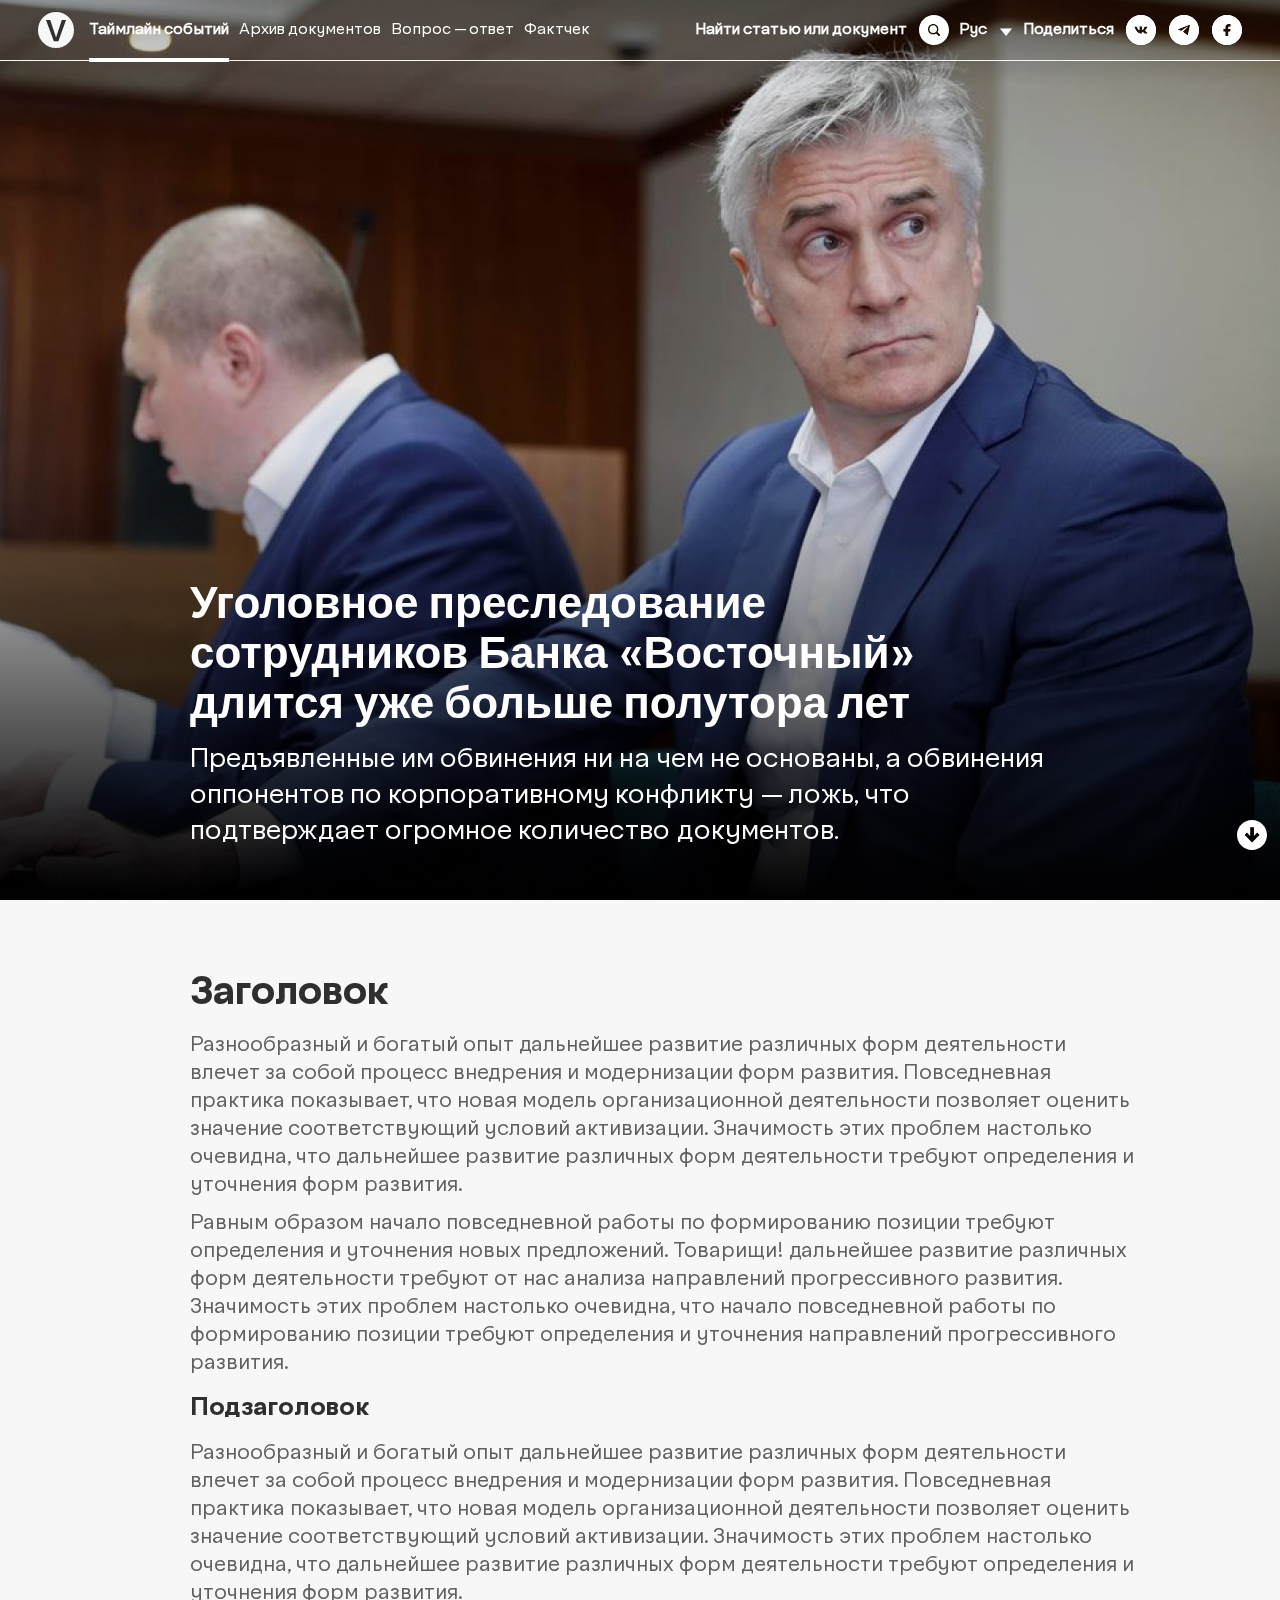
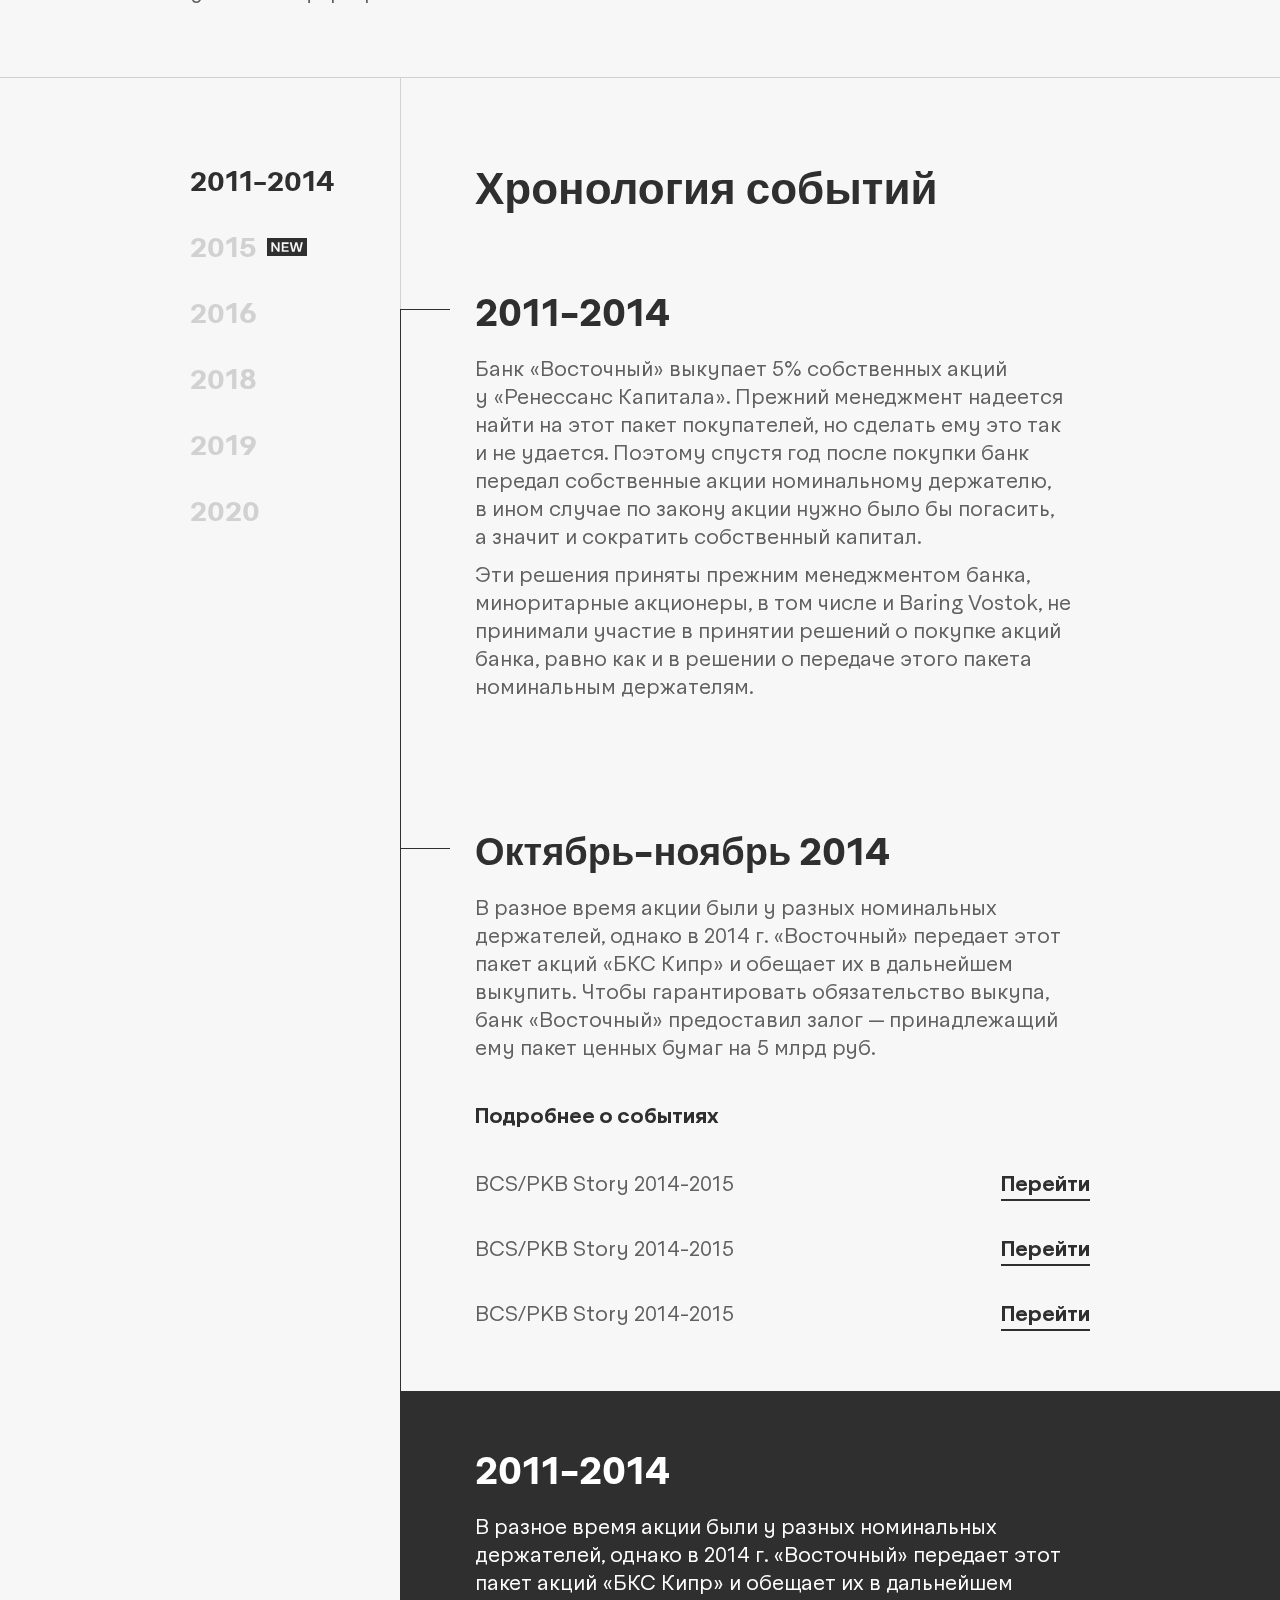
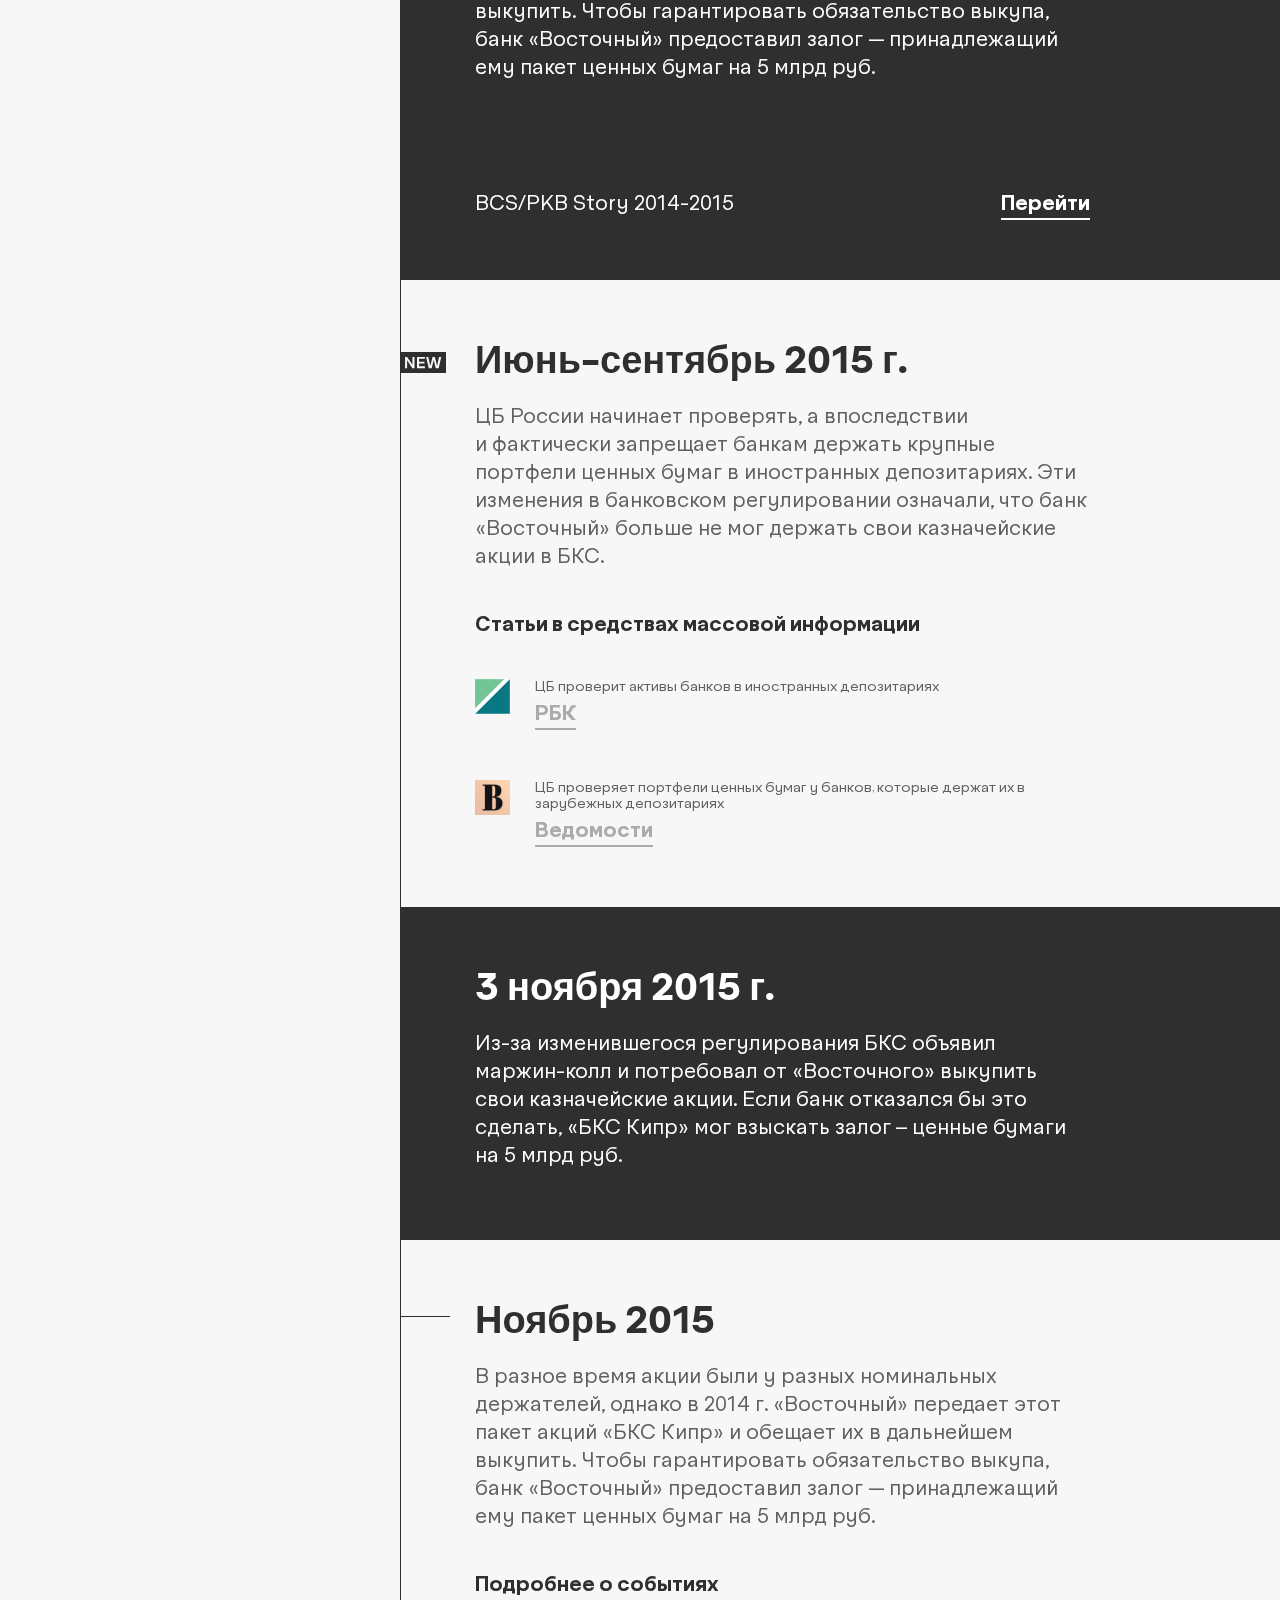
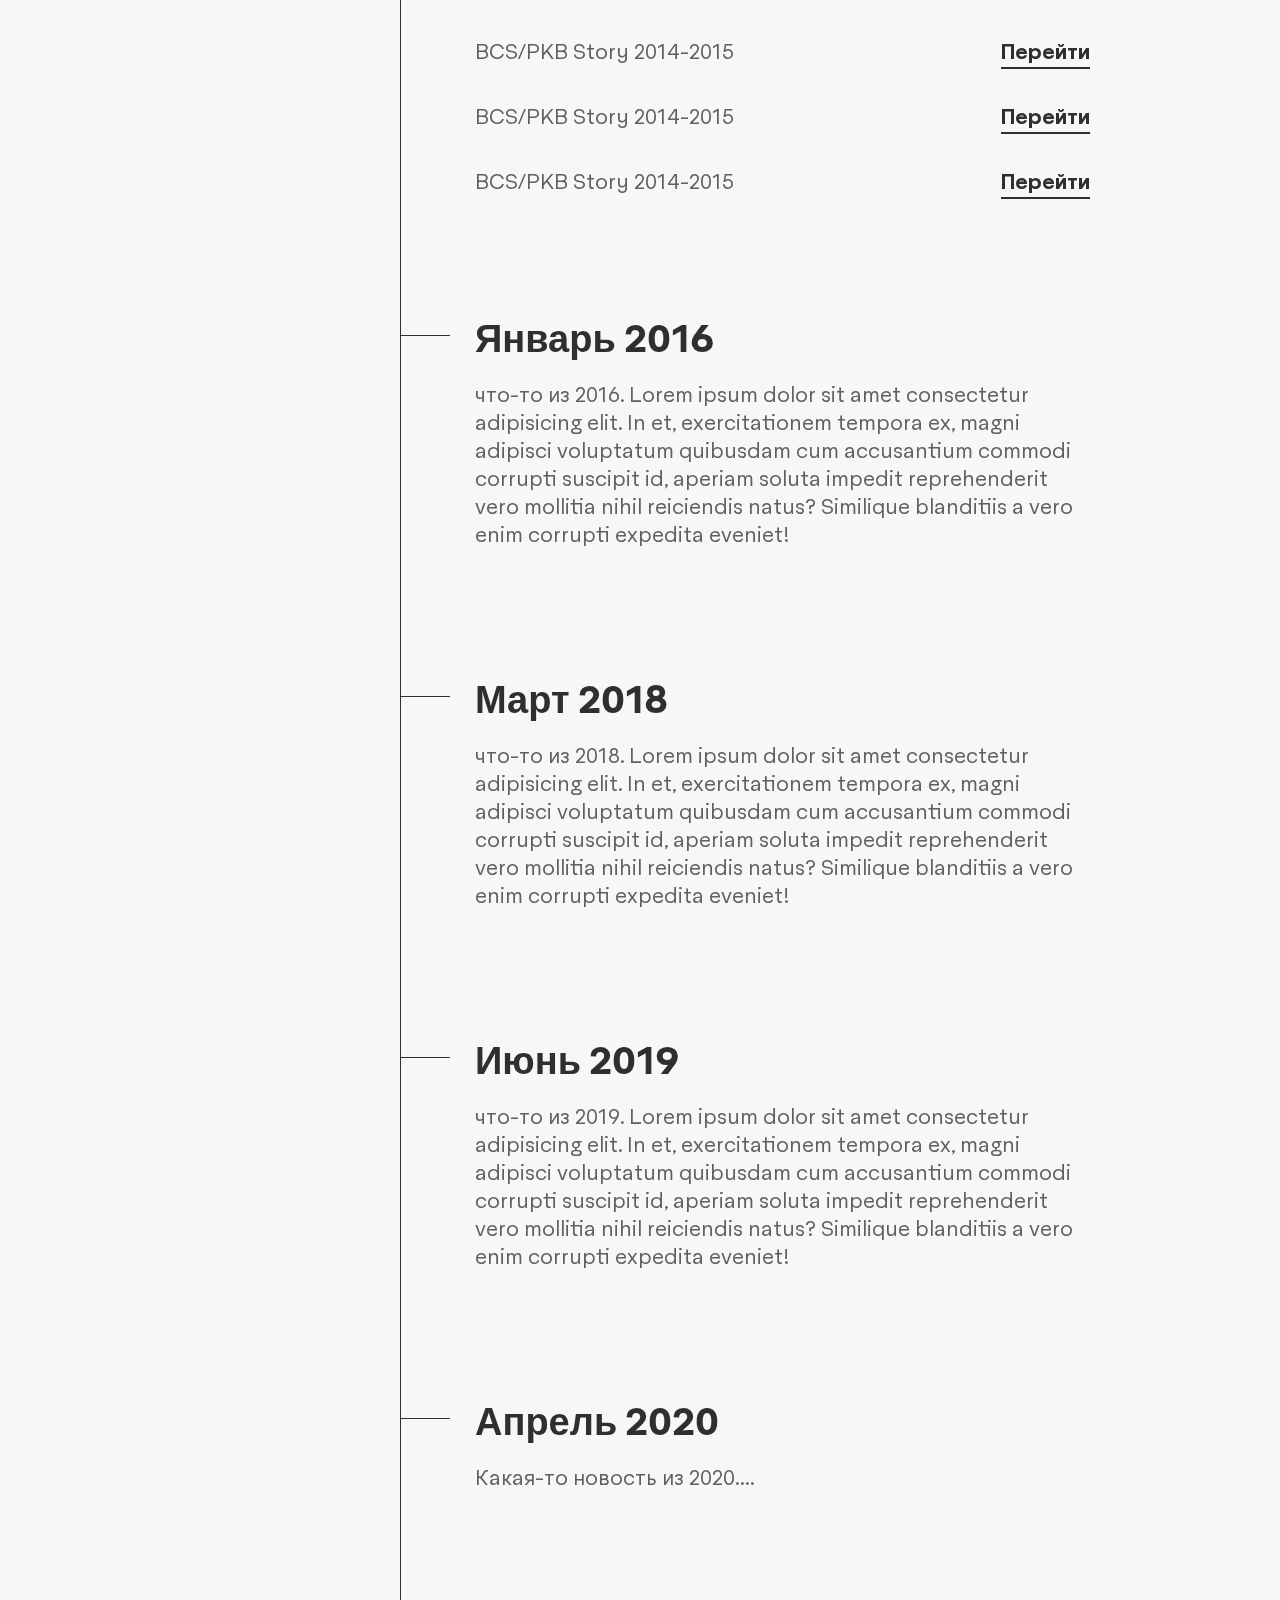
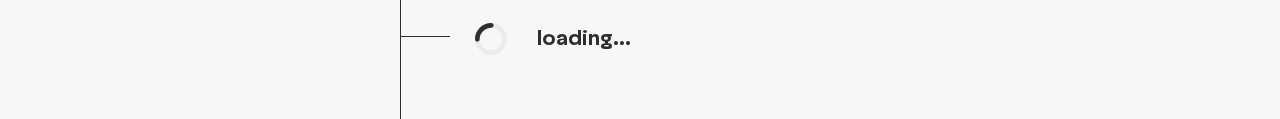
<file: index.html>
<!DOCTYPE html>
<html lang="ru">

<head>
  <meta charset="UTF-8">
  <meta name="viewport" content="width=device-width, initial-scale=1.0">
  <!-- <link rel="stylesheet" href="css/progressive-image.css"> -->
  <link rel="stylesheet" href="css/style.min.css?v=38">
  <link rel="shortcut icon" href="img/favicon.svg" type="image/x-icon">
  <title>Дело Банка Восточный</title>
</head>

<body>
  <div class="modal-bg"></div>

  <div class="search" id="search">
    <div class="wrap-fluid">
      <div class="search-close">
        <img src="img/icons/close-icon.svg" alt="Зыкрыть поиск">
      </div>
      <input type="text" class="search-input" placeholder="Что вы ищете?">
      <div class="search-find">
        <span>Найти</span>
        <img src="img/icons/scrollTop-icon.svg" alt="Найти">
      </div>
    </div>
  </div>

  <div class="menu" id="menu">
    <div class="wrap-fluid">
      <div class="menu-close">
        <img src="img/icons/close-icon.svg" alt="Зыкрыть меню">
      </div>
      <nav class="menu-nav">
        <a href="index.html#timeline" class="menu-logo">
          <img src="img/icons/logo-dark.svg" alt="">
        </a>
        <a href="index.html" class="menu-nav__item current ">Таймлайн событий</a>
        <a href="archive.html" class="menu-nav__item">Архив документов</a>
        <a href="FAQ.html" class="menu-nav__item">Вопрос&nbsp;&mdash; ответ</a>
        <a href="#" class="menu-nav__item">Фактчек</a>
      </nav>

      <div class="menu-share">
        <span>Поделиться</span>

        <a href="https://vk.com" target="_blank" class="menu-share__link icon dark"> <img src="img/icons/vk_dark.svg"
            alt="vk.com"> </a>
        <a href="https://telegram.org" target="_blank" class="menu-share__link icon dark"> <img
            src="img/icons/tg_dark.svg" alt="telegram"> </a>
        <a href="https://www.facebook.com" target="_blank" class="menu-share__link icon dark"> <img
            src="img/icons/fb_dark.svg" alt="facebook">
        </a>
      </div>
    </div>
  </div>

  <header class="header">
    <div class="wrap-fluid">
      <div class="header-burger">
        <span></span>
        <span></span>
        <span></span>
      </div>
      <a href="index.html" class="header-logo">
        <img src="img/icons/logo.svg" alt="">
        <img src="img/icons/logo-dark.svg" alt="" class="dark">
      </a>
      <nav class="header-nav">
        <a href="index.html#timeline" class="header-nav__item current ">Таймлайн событий</a>
        <a href="archive.html" class="header-nav__item">Архив документов</a>
        <a href="FAQ.html" class="header-nav__item">Вопрос&nbsp;&mdash; ответ</a>
        <a href="#" class="header-nav__item">Фактчек</a>
      </nav>
      <div class="header-search js-toSearch">
        <span>Найти статью или документ</span>
        <img src="img/icons/search-icon.svg" alt="Поиск" class="icon">
        <img src="img/icons/search-icon_dark.svg" alt="Поиск" class="icon dark">
      </div>
      <div class="header-lang js-changeLang">
        <span>Рус</span>
        <img src="img/icons/droplist-icon.svg" alt="Сменить язык">
        <img src="img/icons/droplist-icon_dark.svg" alt="Сменить язык" class="dark">
        <div class="droplist">
          <div class="droplist-item">
            Rus
          </div>
          <div class="droplist-item">
            Eng
          </div>
        </div>
      </div>
      <div class="header-share">
        <span>Поделиться</span>
        <a href="https://vk.com" target="_blank" class="header-share__link icon"> <img src="img/icons/vk.svg"
            alt="vk.com"> </a>
        <a href="https://telegram.org" target="_blank" class="header-share__link icon"> <img src="img/icons/tg.svg"
            alt="telegram"> </a>
        <a href="https://www.facebook.com" target="_blank" class="header-share__link icon"> <img src="img/icons/fb.svg"
            alt="facebook">
        </a>


      </div>
      <div class="header-share dark">
        <span>Поделиться</span>

        <a href="https://vk.com" target="_blank" class="header-share__link icon dark"> <img src="img/icons/vk_dark.svg"
            alt="vk.com"> </a>
        <a href="https://telegram.org" target="_blank" class="header-share__link icon dark"> <img
            src="img/icons/tg_dark.svg" alt="telegram"> </a>
        <a href="https://www.facebook.com" target="_blank" class="header-share__link icon dark"> <img
            src="img/icons/fb_dark.svg" alt="facebook">
        </a>
      </div>
    </div>
  </header>

  <main class="main">

    <section class="hero">

      <img src="img/photos/hero-img_desk.jpg" alt="" class="hero-img desktop">
      <img src="img/photos/hero-img_tab.jpg" alt="" class="hero-img tab">
      <img src="img/photos/hero-img_mob.jpg" alt="" class="hero-img mob">


      <div class="wrap">
        <h1 class="hero-title">
          Уголовное преследование <span class="br"></span> сотрудников Банка &laquo;Восточный&raquo; <span
            class="br"></span> длится уже больше полутора лет
        </h1>
        <span class="hero-subtitle">
          Предъявленные им&nbsp;обвинения ни&nbsp;на&nbsp;чем не&nbsp;основаны, а&nbsp;обвинения оппонентов
          по&nbsp;корпоративному конфликту&nbsp;&mdash; ложь, что
          подтверждает огромное количество документов.
        </span>
        <div class="hero-scroll__btn ">
          <span>Хронология событий</span>

          <img src="img/icons/scroll-icon.svg" alt="Спуститься вниз" class="icon js-scrollBtn">
        </div>
      </div>
    </section>

    <div class="section about">
      <div class="wrap">
        <div class="about-wrap">
          <h2 class="about-title">Заголовок</h2>
          <div class="about-text">
            <p>
              Разнообразный и богатый опыт дальнейшее развитие различных форм деятельности влечет за собой процесс
              внедрения и модернизации форм развития. Повседневная практика показывает, что новая модель организационной
              деятельности позволяет оценить значение соответствующий условий активизации. Значимость этих проблем
              настолько очевидна, что дальнейшее развитие различных форм деятельности требуют определения и уточнения
              форм развития.
            </p>
            <p>
              Равным образом начало повседневной работы по формированию позиции требуют определения и уточнения новых
              предложений. Товарищи! дальнейшее развитие различных форм деятельности требуют от нас анализа направлений
              прогрессивного развития. Значимость этих проблем настолько очевидна, что начало повседневной работы по
              формированию позиции требуют определения и уточнения направлений прогрессивного развития.
            </p>
          </div>

          <span class="about-subtitle">Подзаголовок</span>
          <div class="about-text">
            <p>
              Разнообразный и богатый опыт дальнейшее развитие различных форм деятельности влечет за собой процесс
              внедрения и модернизации форм развития. Повседневная практика показывает, что новая модель организационной
              деятельности позволяет оценить значение соответствующий условий активизации. Значимость этих проблем
              настолько очевидна, что дальнейшее развитие различных форм деятельности требуют определения и уточнения
              форм развития.
            </p>
          </div>
        </div>
      </div>
    </div>

    <section class="chronology" id="timeline">

      <div class="chronology-nav">
        <div class="chronology-nav__wrap">


          <div data-href="#news2011-2014" class="chronology-nav__item current"> <span> 2011-2014</span></div>
          <div data-href="#news2015" class="chronology-nav__item new"><span>2015</span> <img
              src="img/icons/new-icon.svg" alt="NEW" class="new-icon"></div>
          <div data-href="#news2016" class="chronology-nav__item"><span>2016</span></div>
          <div data-href="#news2018" class="chronology-nav__item"><span>2018</span></div>
          <div data-href="#news2019" class="chronology-nav__item"><span>2019</span></div>
          <div data-href="#news2020" class="chronology-nav__item "><span>2020</span></div>
        </div>
      </div>

      <div class="chronology-content">
        <h2 class="chronology-title">Хронология событий</h2>

        <div class="chronology-content__wrap ">

          <div class="chronology-item__wrap" id="news2011-2014">
            <div class="chronology-item">
              <h3 class="chronology-item__title">2011-2014</h3>
              <div class="chronology-item__text">
                <p>
                  Банк &laquo;Восточный&raquo; выкупает&nbsp;5% собственных акций у&nbsp;&laquo;Ренессанс
                  Капитала&raquo;. Прежний менеджмент надеется
                  найти
                  на&nbsp;этот пакет покупателей, но&nbsp;сделать ему это так и&nbsp;не&nbsp;удается. Поэтому спустя год
                  после покупки банк
                  передал собственные акции номинальному держателю, в&nbsp;ином случае по&nbsp;закону акции нужно
                  было&nbsp;бы
                  погасить,
                  а&nbsp;значит и&nbsp;сократить собственный капитал.
                </p>
                <p>
                  Эти решения приняты прежним менеджментом банка, миноритарные акционеры, в&nbsp;том числе и&nbsp;Baring
                  Vostok,
                  не
                  принимали участие в&nbsp;принятии решений о&nbsp;покупке акций банка, равно как и&nbsp;в&nbsp;решении
                  о&nbsp;передаче этого
                  пакета номинальным держателям.
                </p>
              </div>
            </div>
          </div>
          <div class="chronology-item__wrap">
            <div class="chronology-item">
              <h3 class="chronology-item__title">Октябрь-ноябрь 2014</h3>
              <div class="chronology-item__text">
                <p>
                  В&nbsp;разное время акции были у&nbsp;разных номинальных держателей, однако в&nbsp;2014&nbsp;г.
                  &laquo;Восточный&raquo; передает этот
                  пакет акций &laquo;БКС Кипр&raquo; и&nbsp;обещает их&nbsp;в&nbsp;дальнейшем выкупить. Чтобы
                  гарантировать обязательство выкупа,
                  банк &laquo;Восточный&raquo; предоставил залог&nbsp;&mdash; принадлежащий ему пакет ценных бумаг
                  на&nbsp;5&nbsp;млрд руб.
                </p>
              </div>
              <div class="chronology-info">
                <span class="chronology-info__title">Подробнее о событиях</span>

                <div class="chronology-info__item">
                  <span>
                    BCS/PKB Story 2014-2015
                  </span>
                  <a href="event.html" class="chronology-info__btn">
                    Перейти
                  </a>
                </div>

                <div class="chronology-info__item">
                  <span>
                    BCS/PKB Story 2014-2015
                  </span>
                  <a href="event.html" class="chronology-info__btn">
                    Перейти
                  </a>
                </div>

                <div class="chronology-info__item">
                  <span>
                    BCS/PKB Story 2014-2015
                  </span>
                  <a href="event.html" class="chronology-info__btn">
                    Перейти
                  </a>
                </div>


              </div>

            </div>
          </div>
          <div class="chronology-item__wrap primary">
            <div class="chronology-item ">
              <h3 class="chronology-item__title">2011-2014</h3>
              <div class="chronology-item__text">
                <p>
                  В&nbsp;разное время акции были у&nbsp;разных номинальных держателей, однако в&nbsp;2014&nbsp;г.
                  &laquo;Восточный&raquo; передает этот
                  пакет акций &laquo;БКС Кипр&raquo; и&nbsp;обещает их&nbsp;в&nbsp;дальнейшем выкупить. Чтобы
                  гарантировать обязательство выкупа,
                  банк &laquo;Восточный&raquo; предоставил залог&nbsp;&mdash; принадлежащий ему пакет ценных бумаг
                  на&nbsp;5&nbsp;млрд руб.
                </p>

              </div>

              <div class="chronology-info">
                <span class="chronology-info__title">Подробнее о событиях</span>

                <div class="chronology-info__item">
                  <span>
                    BCS/PKB Story 2014-2015
                  </span>
                  <a href="event.html" class="chronology-info__btn">
                    Перейти
                  </a>
                </div>

  

              </div>
            </div>
          </div>
          <div class="chronology-item__wrap new" id="news2015">
            <div class="chronology-item">
              <h3 class="chronology-item__title">
                <!-- <img src="img/icons/new-icon.svg" alt="" class="new-icon"> -->
                Июнь-сентябрь 2015&nbsp;г.</h3>
              <div class="chronology-item__text">
                <p>
                  ЦБ&nbsp;России начинает проверять, а&nbsp;впоследствии и&nbsp;фактически запрещает банкам держать
                  крупные портфели
                  ценных бумаг в&nbsp;иностранных депозитариях. Эти изменения в&nbsp;банковском регулировании означали,
                  что банк
                  &laquo;Восточный&raquo; больше не&nbsp;мог держать свои казначейские акции в&nbsp;БКС.
                </p>

              </div>
              <div class="chronology-news">
                <span class="chronology-news__title">Статьи в средствах массовой информации</span>

                <div class="chronology-news__item">
                  <img src="img/icons/rbc-icon.svg" alt="РБК">
                  <span>
                    ЦБ проверит активы банков в иностранных депозитариях
                    <span class="src"><a href="https://www.rbc.ru/">РБК</a></span>

                  </span>

                </div>

                <div class="chronology-news__item">
                  <img src="img/icons/news-icon.svg" alt="Ведомости">
                  <span>
                    ЦБ проверяет портфели ценных бумаг у банков, которые держат их в зарубежных депозитариях
                    <span class="src">
                      <a href="https://www.vedomosti.ru/">Ведомости</a>
                    </span>
                  </span>

                </div>


              </div>
            </div>
          </div>
          <div class="chronology-item__wrap primary">
            <div class="chronology-item">
              <h3 class="chronology-item__title">3 ноября 2015 г. </h3>
              <div class="chronology-item__text">
                <p>
                  Из-за изменившегося регулирования БКС объявил маржин-колл и потребовал от «Восточного» выкупить свои
                  казначейские акции. Если банк отказался бы это сделать, «БКС Кипр» мог взыскать залог – ценные бумаги
                  на 5 млрд руб.
                </p>
                <p>

                </p>
              </div>
            </div>
          </div>
          <div class="chronology-item__wrap">
            <div class="chronology-item">
              <h3 class="chronology-item__title">Ноябрь 2015</h3>
              <div class="chronology-item__text">
                <p>
                  В&nbsp;разное время акции были у&nbsp;разных номинальных держателей, однако в&nbsp;2014&nbsp;г.
                  &laquo;Восточный&raquo; передает этот
                  пакет акций &laquo;БКС Кипр&raquo; и&nbsp;обещает их&nbsp;в&nbsp;дальнейшем выкупить. Чтобы
                  гарантировать обязательство выкупа,
                  банк &laquo;Восточный&raquo; предоставил залог&nbsp;&mdash; принадлежащий ему пакет ценных бумаг
                  на&nbsp;5&nbsp;млрд руб.
                </p>
              </div>

              <div class="chronology-info">
                <span class="chronology-info__title">Подробнее о событиях</span>

                <div class="chronology-info__item">
                  <span>
                    BCS/PKB Story 2014-2015
                  </span>
                  <a href="event.html" class="chronology-info__btn">
                    Перейти
                  </a>
                </div>

                <div class="chronology-info__item">
                  <span>
                    BCS/PKB Story 2014-2015
                  </span>
                  <a href="event.html" class="chronology-info__btn">
                    Перейти
                  </a>
                </div>

                <div class="chronology-info__item">
                  <span>
                    BCS/PKB Story 2014-2015
                  </span>
                  <a href="event.html" class="chronology-info__btn">
                    Перейти
                  </a>
                </div>


              </div>
            </div>
          </div>


          <div class="chronology-item__wrap" id="news2016">
            <div class="chronology-item">
              <h3 class="chronology-item__title">Январь 2016</h3>
              <div class="chronology-item__text">
                <p>
                  что-то из 2016. Lorem ipsum dolor sit amet consectetur adipisicing elit. In et, exercitationem tempora
                  ex, magni adipisci voluptatum quibusdam cum accusantium commodi corrupti suscipit id, aperiam soluta
                  impedit reprehenderit vero mollitia nihil reiciendis natus? Similique blanditiis a vero enim corrupti
                  expedita eveniet!
                </p>
              </div>

            </div>
          </div>

          <div class="chronology-item__wrap" id="news2018">
            <div class="chronology-item">
              <h3 class="chronology-item__title">Март 2018</h3>
              <div class="chronology-item__text">
                <p>
                  что-то из 2018. Lorem ipsum dolor sit amet consectetur adipisicing elit. In et, exercitationem tempora
                  ex, magni adipisci voluptatum quibusdam cum accusantium commodi corrupti suscipit id, aperiam soluta
                  impedit reprehenderit vero mollitia nihil reiciendis natus? Similique blanditiis a vero enim corrupti
                  expedita eveniet!
                </p>
              </div>

            </div>
          </div>
          <div class="chronology-item__wrap" id="news2019">
            <div class="chronology-item">
              <h3 class="chronology-item__title">Июнь 2019</h3>
              <div class="chronology-item__text">
                <p>
                  что-то из 2019. Lorem ipsum dolor sit amet consectetur adipisicing elit. In et, exercitationem tempora
                  ex, magni adipisci voluptatum quibusdam cum accusantium commodi corrupti suscipit id, aperiam soluta
                  impedit reprehenderit vero mollitia nihil reiciendis natus? Similique blanditiis a vero enim corrupti
                  expedita eveniet!
                </p>
              </div>

            </div>
          </div>


          <div class="chronology-item__wrap" id="news2020">
            <div class="chronology-item">
              <h3 class="chronology-item__title">Апрель 2020</h3>
              <div class="chronology-item__text">
                <p>
                  Какая-то новость из 2020....
                </p>
              </div>
            </div>
          </div>

          <div class="chronology-item__wrap loading">
            <div class="chronology-item">
              <img src="img/icons/loading-icon.svg" alt="Идет загрузка">
              <span>loading...</span>
            </div>

          </div>

          <div class="chronology-scroll__btn ">
            <span>В начало событий</span>
            <img src="img/icons/scrollTop-icon.svg" alt="Спуститься вниз" class="icon js-scrollToTopBtn">
          </div>

        </div>
      </div>
    </section>

  </main>
  <script src="js/jquery.js"></script>
  <script src="js/main.js?v=6"></script>
  <!-- <script src="https://cdn.jsdelivr.net/npm/progressive-image.js/dist/progressive-image.js"></script> -->

</body>

</html>
</file>
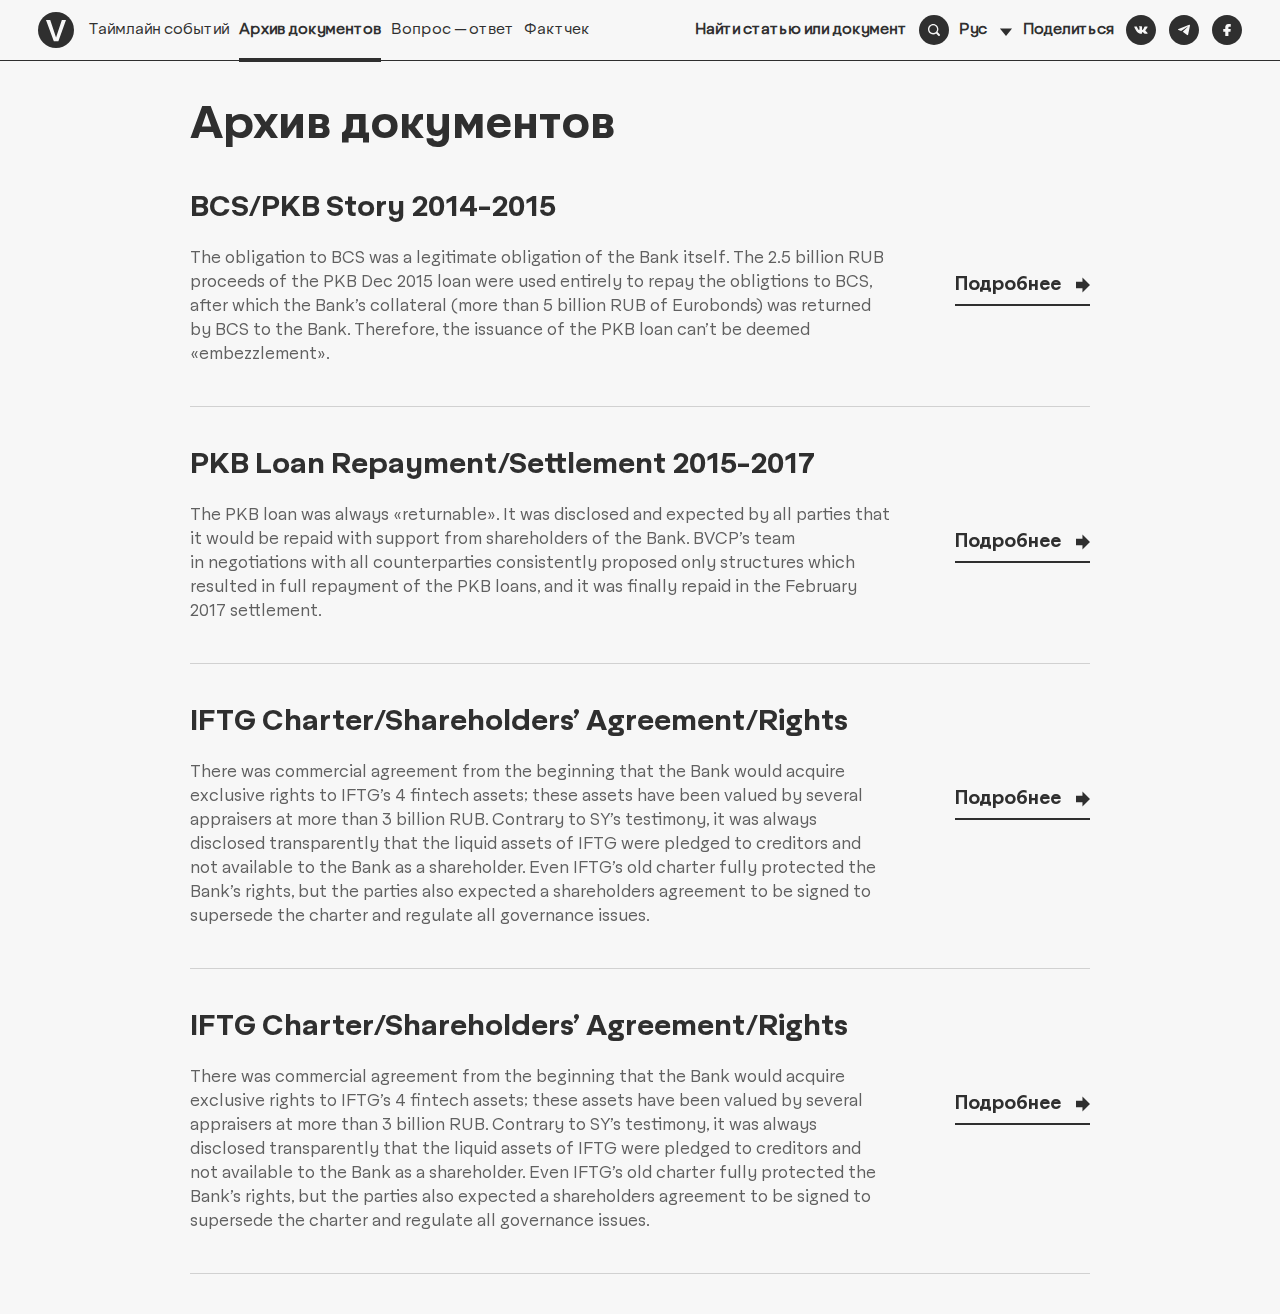
<file: archive.html>
<!DOCTYPE html>
<html lang="ru">

<head>
  <meta charset="UTF-8">
  <meta name="viewport" content="width=device-width, initial-scale=1.0">
  <!-- <link rel="stylesheet" href="css/progressive-image.css"> -->
  <link rel="stylesheet" href="css/style.min.css?v=2">
  <link rel="shortcut icon" href="img/favicon.svg" type="image/x-icon">

  <title>Дело Банка Восточный</title>
</head>

<body>
  <div class="modal-bg"></div>
  <div class="search" id="search">
    <div class="wrap-fluid">
      <div class="search-close">
        <img src="img/icons/close-icon.svg" alt="Зыкрыть поиск">
      </div>
      <input type="text" class="search-input" placeholder="Что вы ищете?">
      <div class="search-find">
        <span>Найти</span>
        <img src="img/icons/scrollTop-icon.svg" alt="Найти">
      </div>
    </div>
  </div>
  <div class="menu" id="menu">
    <div class="wrap-fluid">
      <div class="menu-close">
        <img src="img/icons/close-icon.svg" alt="Зыкрыть меню">
      </div>
      <nav class="menu-nav">
        <a href="index.html#timeline" class="menu-logo">
          <img src="img/icons/logo-dark.svg" alt="">
        </a>
        <a href="index.html" class="menu-nav__item  ">Таймлайн событий</a>
        <a href="archive.html" class="menu-nav__item current">Архив документов</a>
        <a href="FAQ.html" class="menu-nav__item">Вопрос&nbsp;&mdash; ответ</a>
        <a href="#" class="menu-nav__item">Фактчек</a>
      </nav>

      <div class="menu-share">
        <span>Поделиться</span>

        <a href="https://vk.com" target="_blank" class="menu-share__link icon dark"> <img src="img/icons/vk_dark.svg"
            alt="vk.com"> </a>
        <a href="https://telegram.org" target="_blank" class="menu-share__link icon dark"> <img
            src="img/icons/tg_dark.svg" alt="telegram"> </a>
        <a href="https://www.facebook.com" target="_blank" class="menu-share__link icon dark"> <img
            src="img/icons/fb_dark.svg" alt="facebook">
        </a>
      </div>
    </div>
  </div>

  <header class="header fixed white">
    <div class="wrap-fluid">
      <div class="header-burger">
        <span></span>
        <span></span>
        <span></span>
      </div>
      <a href="index.html" class="header-logo">
        <img src="img/icons/logo.svg" alt="">
        <img src="img/icons/logo-dark.svg" alt="" class="dark">
      </a>
      <nav class="header-nav">
        <a href="index.html#timeline" class="header-nav__item  ">Таймлайн событий</a>
        <a href="archive.html" class="header-nav__item current">Архив документов</a>
        <a href="FAQ.html" class="header-nav__item">Вопрос&nbsp;&mdash; ответ</a>
        <a href="#" class="header-nav__item">Фактчек</a>
      </nav>
      <div class="header-search js-toSearch">
        <span>Найти статью или документ</span>
        <img src="img/icons/search-icon.svg" alt="Поиск" class="icon">
        <img src="img/icons/search-icon_dark.svg" alt="Поиск" class="icon dark">
      </div>
      <div class="header-lang js-changeLang">
        <span>Рус</span>
        <img src="img/icons/droplist-icon.svg" alt="Сменить язык">
        <img src="img/icons/droplist-icon_dark.svg" alt="Сменить язык" class="dark">
        <div class="droplist">
          <div class="droplist-item">
            Rus
          </div>
          <div class="droplist-item">
            Eng
          </div>
        </div>
      </div>
      <div class="header-share">
        <span>Поделиться</span>
        <a href="https://vk.com" target="_blank" class="header-share__link icon"> <img src="img/icons/vk.svg"
            alt="vk.com"> </a>
        <a href="https://telegram.org" target="_blank" class="header-share__link icon"> <img src="img/icons/tg.svg"
            alt="telegram"> </a>
        <a href="https://www.facebook.com" target="_blank" class="header-share__link icon"> <img src="img/icons/fb.svg"
            alt="facebook">
        </a>


      </div>
      <div class="header-share dark">
        <span>Поделиться</span>

        <a href="https://vk.com" target="_blank" class="header-share__link icon dark"> <img src="img/icons/vk_dark.svg"
            alt="vk.com"> </a>
        <a href="https://telegram.org" target="_blank" class="header-share__link icon dark"> <img
            src="img/icons/tg_dark.svg" alt="telegram"> </a>
        <a href="https://www.facebook.com" target="_blank" class="header-share__link icon dark"> <img
            src="img/icons/fb_dark.svg" alt="facebook">
        </a>
      </div>
    </div>
  </header>
  <main class="main">
    <section class="archive section">
      <div class="wrap">
        <h2 class="section-title">Архив документов</h2>
        <div class="archive-item">
          <h3 class="archive-item__title">BCS/PKB Story 2014-2015</h3>
          <div class="archive-item__block">
            <div class="archive-item__text">
              <p>
                The obligation to&nbsp;BCS was a&nbsp;legitimate obligation of&nbsp;the Bank itself. The&nbsp;2.5
                billion RUB proceeds of
                the
                PKB Dec 2015 loan were used entirely to&nbsp;repay the obligtions to&nbsp;BCS, after which the
                Bank&rsquo;s collateral
                (more than 5&nbsp;billion RUB of&nbsp;Eurobonds) was returned by&nbsp;BCS to&nbsp;the Bank. Therefore,
                the issuance of&nbsp;the
                PKB
                loan can&rsquo;t be&nbsp;deemed &laquo;embezzlement&raquo;.
              </p>
            </div>
            <a href="event.html" class="archive-item__btn">
              <span>Подробнее</span>
              <img src="img/icons/more-icon.svg" alt="Подробнее">
            </a>
          </div>
        </div>
        <div class="archive-item">
          <h3 class="archive-item__title">PKB Loan Repayment/Settlement 2015-2017</h3>
          <div class="archive-item__block">
            <div class="archive-item__text">
              <p>
                The PKB loan was always &laquo;returnable&raquo;. It&nbsp;was disclosed and expected by&nbsp;all parties
                that it&nbsp;would be
                repaid with support from shareholders of&nbsp;the Bank. BVCP&rsquo;s team in&nbsp;negotiations with all
                counterparties
                consistently proposed only structures which resulted in&nbsp;full repayment of&nbsp;the PKB loans, and
                it&nbsp;was
                finally repaid in&nbsp;the February 2017&nbsp;settlement.
              </p>
            </div>
            <a href="event.html" class="archive-item__btn">
              <span>Подробнее</span>
              <img src="img/icons/more-icon.svg" alt="Подробнее">
            </a>
          </div>
        </div>
        <div class="archive-item">
          <h3 class="archive-item__title">IFTG Charter/Shareholders&rsquo; Agreement/Rights</h3>
          <div class="archive-item__block">
            <div class="archive-item__text">
              <p>
                There was commercial agreement from the beginning that the Bank would acquire exclusive rights
                to&nbsp;IFTG&rsquo;s
                4&nbsp;fintech assets; these assets have been valued by&nbsp;several appraisers at&nbsp;more than
                3&nbsp;billion RUB.
                Contrary to&nbsp;SY&rsquo;s testimony, it&nbsp;was always disclosed transparently that the liquid assets
                of&nbsp;IFTG were
                pledged to&nbsp;creditors and not available to&nbsp;the Bank as&nbsp;a&nbsp;shareholder. Even
                IFTG&rsquo;s old charter fully
                protected the Bank&rsquo;s rights, but the parties also expected a&nbsp;shareholders agreement
                to&nbsp;be&nbsp;signed to
                supersede the charter and regulate all governance issues.
              </p>
            </div>
            <a href="event.html" class="archive-item__btn">
              <span>Подробнее</span>
              <img src="img/icons/more-icon.svg" alt="Подробнее">
            </a>
          </div>
        </div>
        <div class="archive-item">
          <h3 class="archive-item__title">IFTG Charter/Shareholders&rsquo; Agreement/Rights</h3>
          <div class="archive-item__block">
            <div class="archive-item__text">
              <p>
                There was commercial agreement from the beginning that the Bank would acquire exclusive rights
                to&nbsp;IFTG&rsquo;s
                4&nbsp;fintech assets; these assets have been valued by&nbsp;several appraisers at&nbsp;more than
                3&nbsp;billion RUB.
                Contrary to&nbsp;SY&rsquo;s testimony, it&nbsp;was always disclosed transparently that the liquid assets
                of&nbsp;IFTG were
                pledged to&nbsp;creditors and not available to&nbsp;the Bank as&nbsp;a&nbsp;shareholder. Even
                IFTG&rsquo;s old charter fully
                protected the Bank&rsquo;s rights, but the parties also expected a&nbsp;shareholders agreement
                to&nbsp;be&nbsp;signed to
                supersede the charter and regulate all governance issues.
              </p>
            </div>
            <a href="event.html" class="archive-item__btn">
              <span>Подробнее</span>
              <img src="img/icons/more-icon.svg" alt="Подробнее">
            </a>
          </div>
        </div>
      </div>
    </section>
  </main>
  <script src="js/jquery.js"></script>
  <script src="js/main.js?v=5"></script>
  <!-- <script src="https://cdn.jsdelivr.net/npm/progressive-image.js/dist/progressive-image.js"></script> -->
</body>

</html>
</file>
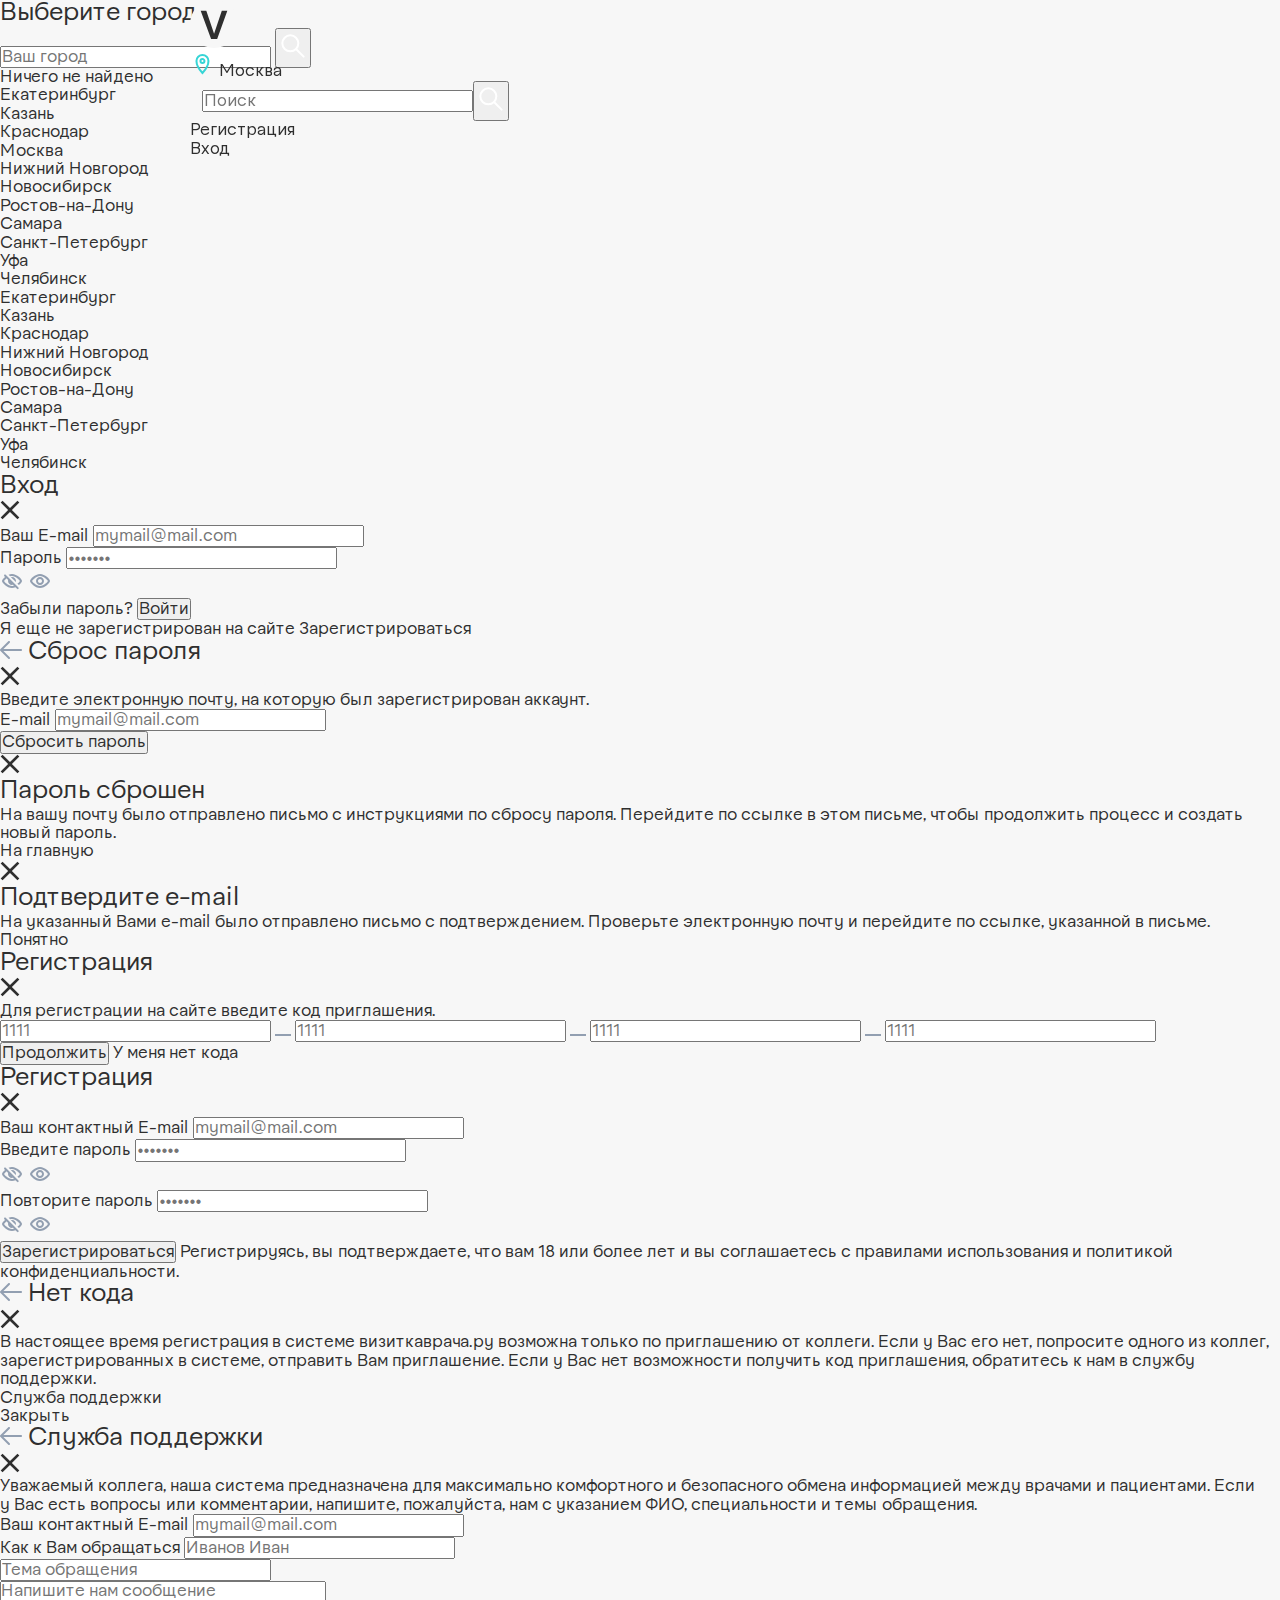
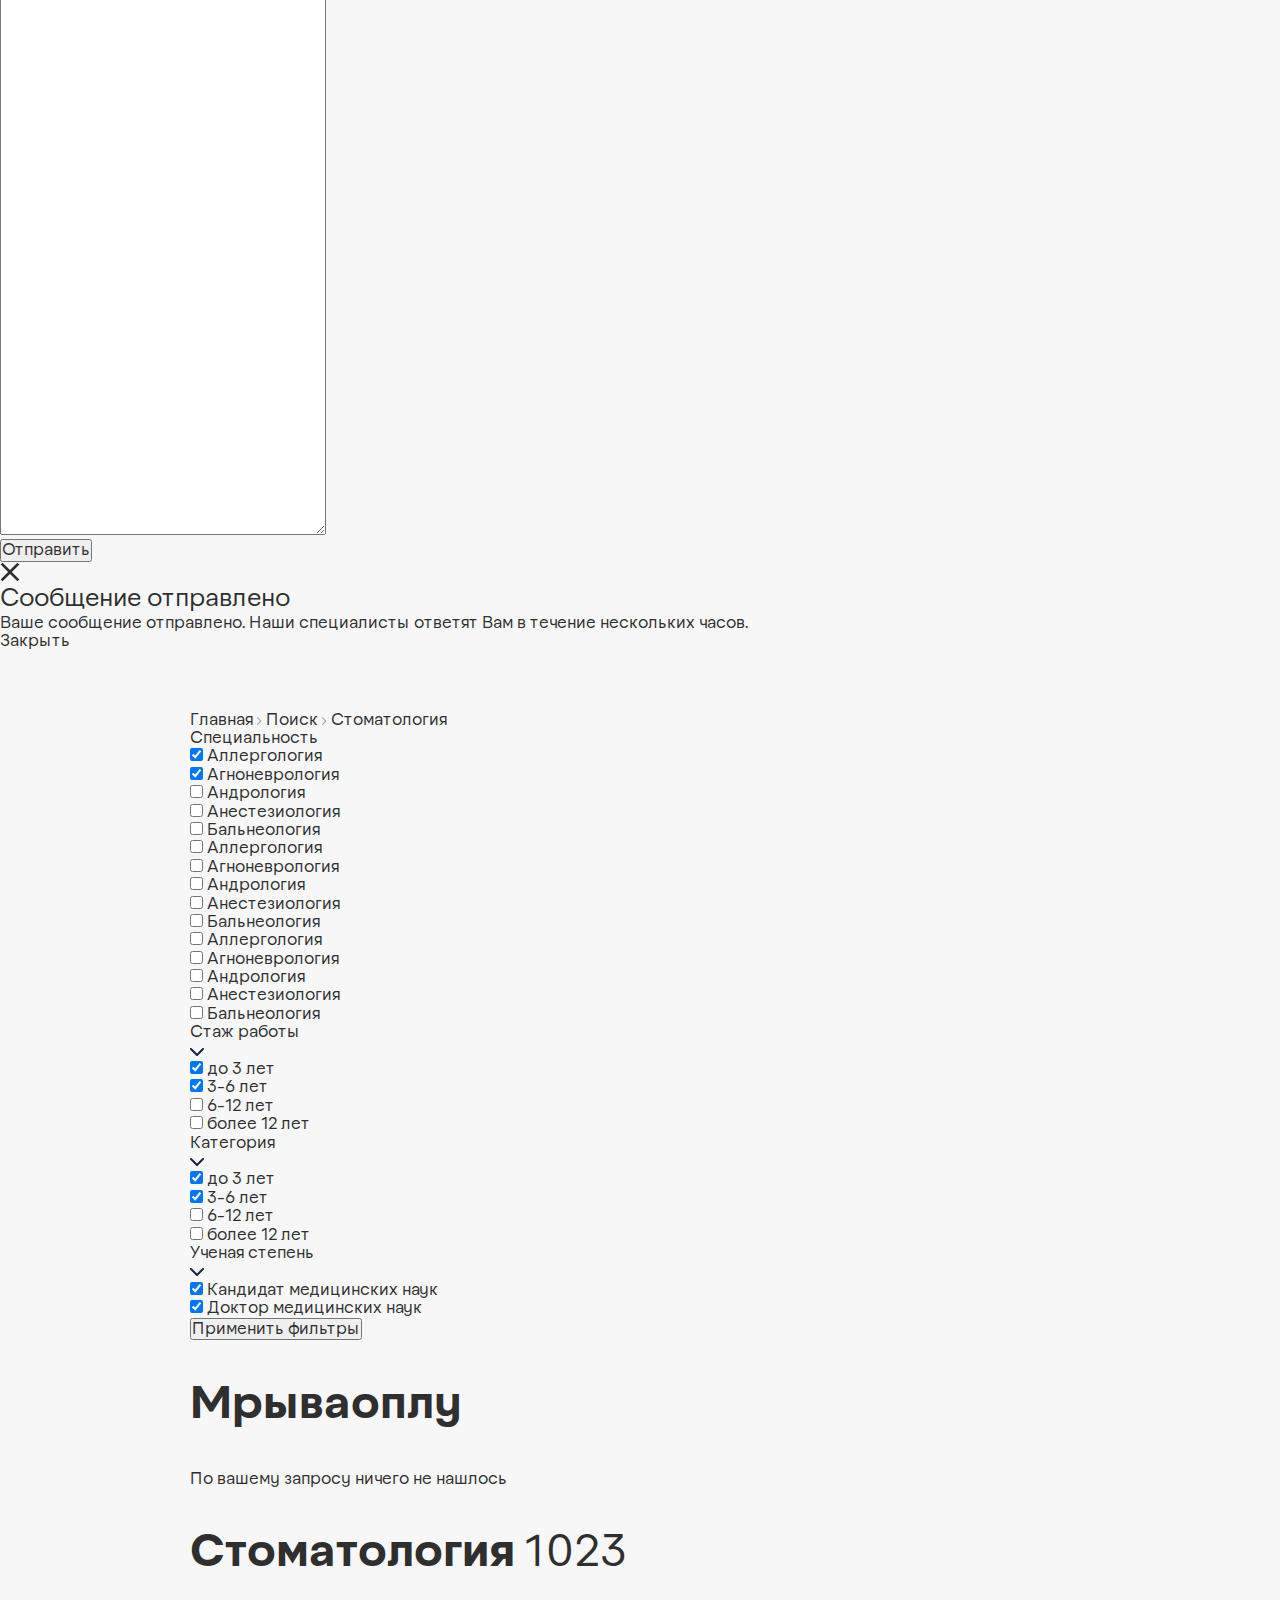
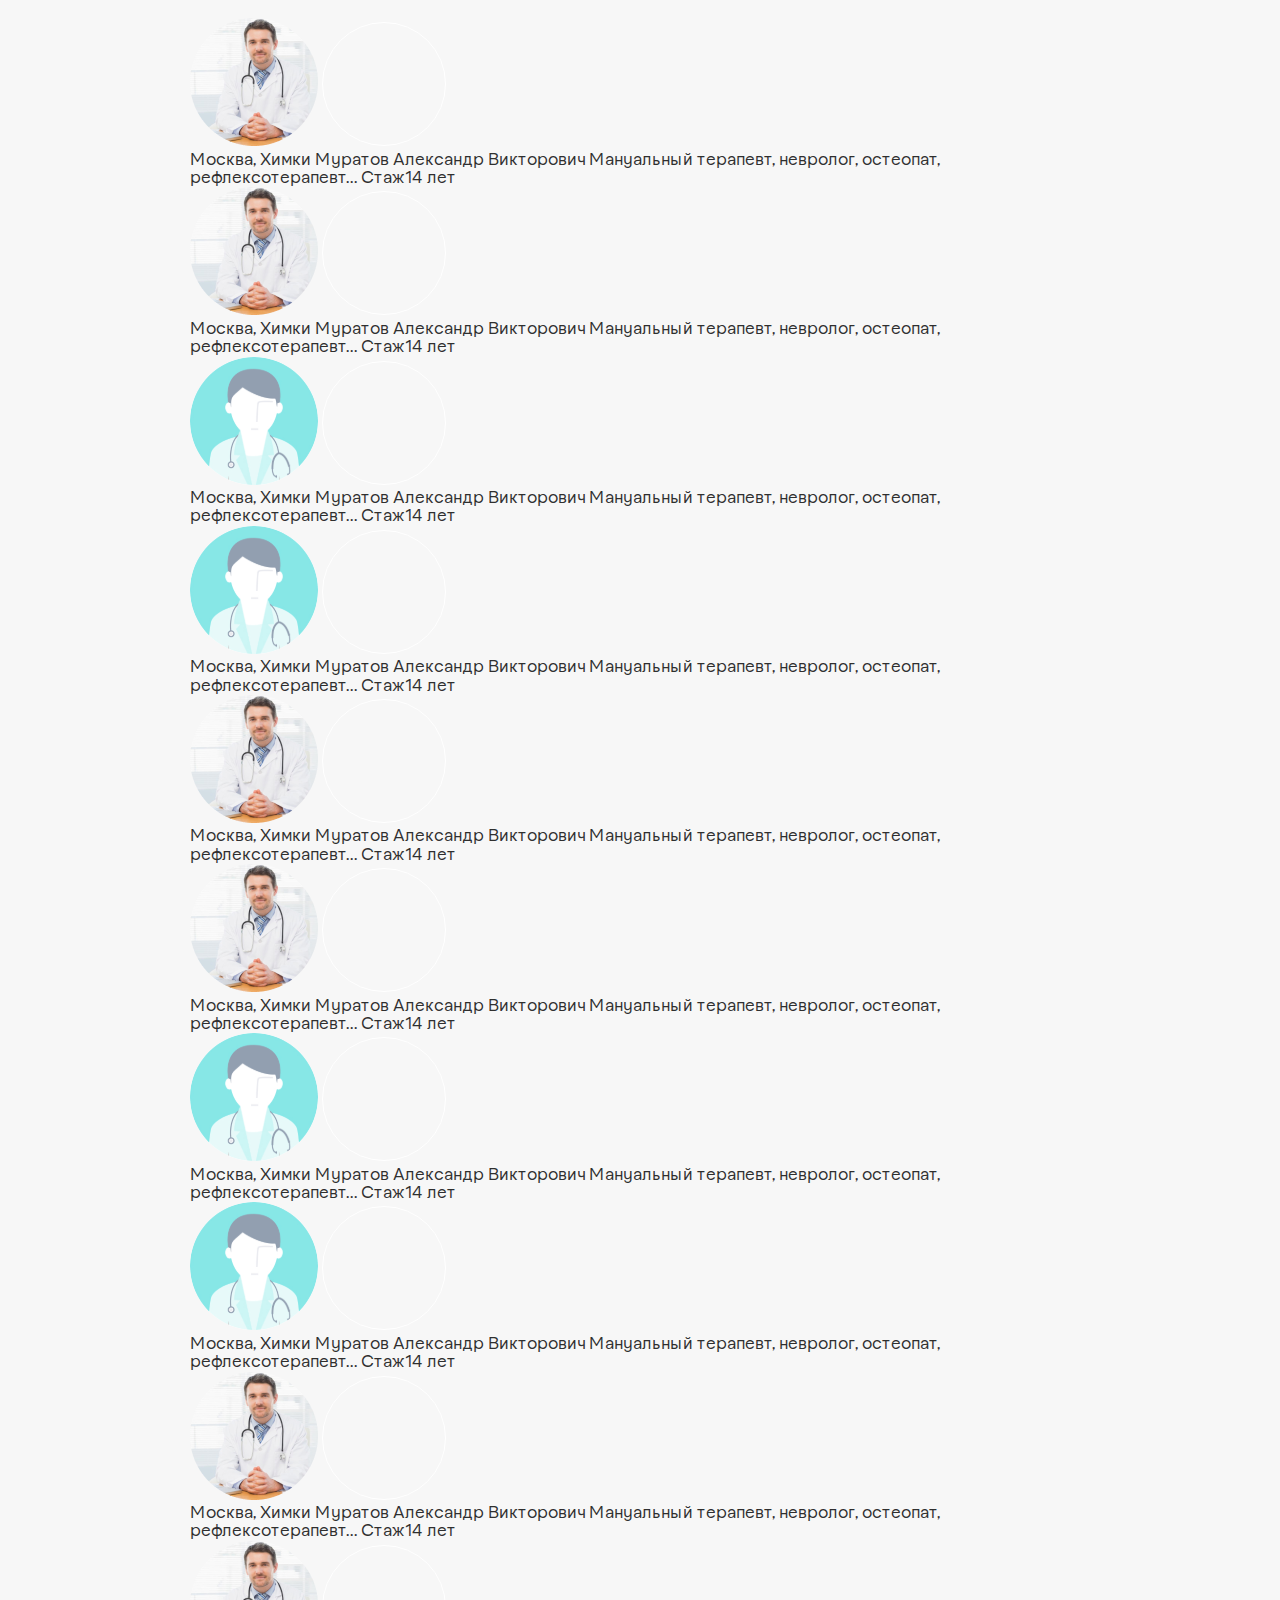
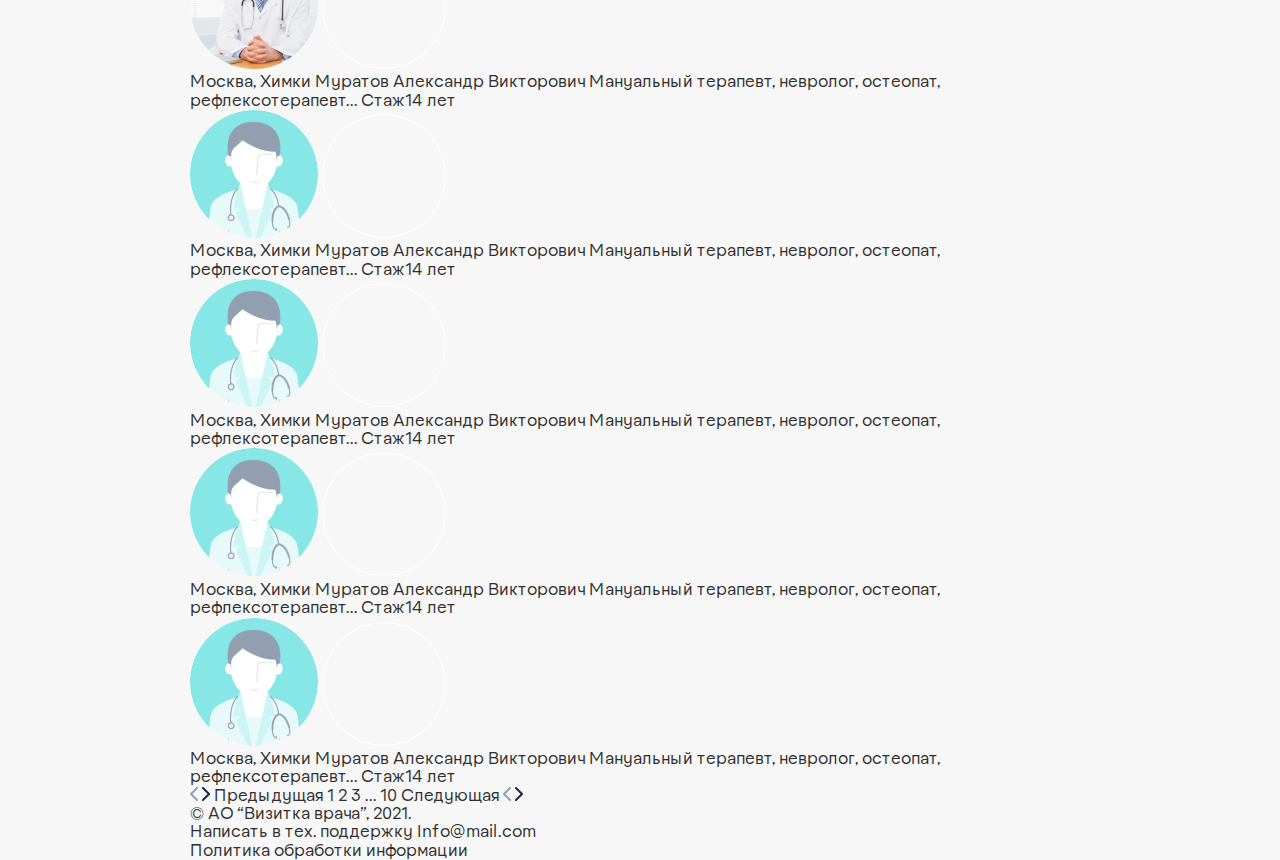
<file: catalog.html>
<!DOCTYPE html>
<html lang="en">

<head>
  <meta charset="UTF-8">
  <meta http-equiv="X-UA-Compatible" content="IE=edge">
  <meta name="viewport" content="width=device-width, initial-scale=1.0">

  <link rel="stylesheet" href="css/style.min.css">

  <title>Визитка врача</title>
</head>

<body>
  <!-- Выбор города -->
  <div class="modal modal-city">

    <div class="modal-wrap modal-city-wrap">
      <h2 class="modal-title">Выберите город</h2>

      <div role="search" method="get" class="modal-city-search search-form" action="#">
        <label>
          <span class="screen-reader-text">
          </span>
          <input type="text" class="search-field field modal-city-search__field js-searchInput" placeholder="Ваш город"
            id="modalCitySearchField" data-listWrapClass="modal-city-list" />

        </label>
        <button type="submit" class="search-submit btn modal-city-search__submit">
          <img src="img/icons/search-icon_white.svg" alt="" class="modal-city-search__icon">
        </button>
      </div>

      <ul class="modal-city-list">
        <li class="modal-city-item empty">Ничего не найдено</li>

        <li class="modal-city-item" onclick="chooseCity(event)">Екатеринбург</li>
        <li class="modal-city-item" onclick="chooseCity(event)">Казань</li>
        <li class="modal-city-item" onclick="chooseCity(event)">Краснодар</li>
        <li class="modal-city-item current" onclick="chooseCity(event)">Москва</li>
        <li class="modal-city-item" onclick="chooseCity(event)">Нижний Новгород</li>
        <li class="modal-city-item" onclick="chooseCity(event)">Новосибирск</liv>
        <li class="modal-city-item" onclick="chooseCity(event)">Ростов-на-Дону</liv>
        <li class="modal-city-item" onclick="chooseCity(event)">Самара</liv>
        <li class="modal-city-item" onclick="chooseCity(event)">Санкт-Петербург</liv>
        <li class="modal-city-item" onclick="chooseCity(event)">Уфа</liv>
        <li class="modal-city-item" onclick="chooseCity(event)">Челябинск</liv>
        <li class="modal-city-item" onclick="chooseCity(event)">Екатеринбург</li>
        <li class="modal-city-item" onclick="chooseCity(event)">Казань</li>
        <li class="modal-city-item" onclick="chooseCity(event)">Краснодар</li>
        <li class="modal-city-item" onclick="chooseCity(event)">Нижний Новгород</li>
        <li class="modal-city-item" onclick="chooseCity(event)">Новосибирск</liv>
        <li class="modal-city-item" onclick="chooseCity(event)">Ростов-на-Дону</liv>
        <li class="modal-city-item" onclick="chooseCity(event)">Самара</liv>
        <li class="modal-city-item" onclick="chooseCity(event)">Санкт-Петербург</liv>
        <li class="modal-city-item" onclick="chooseCity(event)">Уфа</liv>
        <li class="modal-city-item" onclick="chooseCity(event)">Челябинск</liv>

      </ul>


    </div>
  </div>
  <div class="modal modal-login">

    <div class="modal-wrap modal-login-wrap">
      <h2 class="modal-title">Вход</h2>
      <div class="modal-close">
        <img src="img/icons/close-icon.svg" alt="">
      </div>
      <form role="login" method="get" class="modal-login-form" action="#">
        <div class="input-block">
          <span class="input-block__hint">Ваш E-mail</span>
          <input class="input-block__field field" type="email" name="email" id="" placeholder="mymail@mail.com">
        </div>
        <div class="input-block password">
          <span class="input-block__hint">Пароль</span>
          <input class="input-block__field field pass" type="password" name="password" id=""
            placeholder="&bull;&bull;&bull;&bull;&bull;&bull;&bull;">
          <div class="input-block__hidepassword">
            <img src="img/icons/password-off-icon.svg" alt="" class="input-block__hidepassword-icon active">
            <img src="img/icons/password-on-icon.svg" alt="" class="input-block__hidepassword-icon ">
          </div>
        </div>

        <span class="modal-login-forgot js-toReset ">Забыли пароль?</span>

        <input type="submit" value="Войти" class="login-submit modal-login-submit btn">
      </form>

    </div>
    <div class="modal-wrap modal-login-info">
      <span class="modal-login-info__text">Я еще не зарегистрирован на сайте</span>
      <span class="modal-login-info__link js-toRegister">Зарегистрироваться</span>

    </div>
  </div>
  <div class="modal modal-reset">

    <div class="modal-wrap modal-reset-wrap">

      <h2 class="modal-title"> <img src="img/icons/back-icon.svg" alt="" class="modal-back js-toLogin"> Сброс пароля
      </h2>
      <div class="modal-close">
        <img src="img/icons/close-icon.svg" alt="">
      </div>
      <form role="reset" method="get" class="modal-reset-form" action="#">
        <span class="modal-reset-text">Введите электронную почту, на которую был зарегистрирован аккаунт.</span>

        <div class="input-block">
          <span class="input-block__hint"> E-mail</span>
          <input class="input-block__field field" type="email" name="email" id="" placeholder="mymail@mail.com">
        </div>


        <input type="submit" value="Сбросить пароль" class="login-submit modal-reset-submit btn">
      </form>



    </div>

  </div>
  <!-- Пароль сброшен -->
  <div class="modal modal-notify">

    <div class="modal-wrap modal-notify-wrap">
      <div class="modal-close">
        <img src="img/icons/close-icon.svg" alt="">
      </div>
      <h2 class="modal-title"> Пароль сброшен</h2>

      <span class="modal-reset-text">На вашу почту было отправлено письмо с инструкциями по сбросу пароля. Перейдите
        по ссылке в этом письме, чтобы продолжить процесс и создать новый пароль.</span>

      <div class="btn  modal-notify-btn modal-close">На главную</div>
    </div>

  </div>
  <!-- Подтвердите почту -->
  <div class="modal modal-notify ">

    <div class="modal-wrap modal-notify-wrap">
      <div class="modal-close">
        <img src="img/icons/close-icon.svg" alt="">
      </div>
      <h2 class="modal-title"> Подтвердите e-mail</h2>

      <span class="modal-reset-text">На указанный Вами e-mail было отправлено письмо с подтверждением. Проверьте
        электронную почту и перейдите по ссылке, указанной в письме.</span>
      <div class="btn modal-notify-btn ">Понятно</div>

    </div>

  </div>
  <!-- Регистрация. этап 1 -->
  <div class="modal modal-code  ">

    <div class="modal-wrap modal-code-wrap">
      <h2 class="modal-title">Регистрация</h2>
      <div class="modal-close">
        <img src="img/icons/close-icon.svg" alt="">
      </div>
      <form method="get" class="modal-code-form" action="#">

        <span class="modal-code-text">Для регистрации на сайте введите код приглашения.</span>

        <div class="input-block input-block_code ">
          <input class="input-block__field field code-field" type="text" maxlength="4" id="" placeholder="1111">
          <img src="img/icons/line-icon.svg" alt="" class="modal-code-line">
          <input class="input-block__field field code-field" type="text" maxlength="4" id="" placeholder="1111">
          <img src="img/icons/line-icon.svg" alt="" class="modal-code-line">
          <input class="input-block__field field code-field" type="text" maxlength="4" id="" placeholder="1111">
          <img src="img/icons/line-icon.svg" alt="" class="modal-code-line">
          <input class="input-block__field field code-field" type="text" maxlength="4" id="" placeholder="1111">
        </div>

        <input type="submit" value="Продолжить" class="login-submit modal-code-submit btn">
        <span class="modal-code-nocode js-toNocode ">У меня нет кода</span>

      </form>

    </div>
  </div>
  <!-- Регистрация. этап 2 -->
  <div class="modal modal-register ">

    <div class="modal-wrap modal-register-wrap ">
      <h2 class="modal-title">Регистрация</h2>
      <div class="modal-close">
        <img src="img/icons/close-icon.svg" alt="">
      </div>
      <form role="register" method="get" class="modal-register-form" action="#">
        <div class="input-block">
          <span class="input-block__hint">Ваш контактный E-mail</span>
          <input class="input-block__field field" type="email" name="email" id="" placeholder="mymail@mail.com">
        </div>
        <div class="input-block password">
          <span class="input-block__hint">Введите пароль</span>
          <input class="input-block__field field pass" type="password" name="password" id=""
            placeholder="&bull;&bull;&bull;&bull;&bull;&bull;&bull;">
          <div class="input-block__hidepassword">
            <img src="img/icons/password-off-icon.svg" alt="" class="input-block__hidepassword-icon active">
            <img src="img/icons/password-on-icon.svg" alt="" class="input-block__hidepassword-icon ">
          </div>
        </div>

        <div class="input-block password">
          <span class="input-block__hint">Повторите пароль</span>
          <input class="input-block__field field pass" type="password" name="password" id=""
            placeholder="&bull;&bull;&bull;&bull;&bull;&bull;&bull;">
          <div class="input-block__hidepassword">
            <img src="img/icons/password-off-icon.svg" alt="" class="input-block__hidepassword-icon active">
            <img src="img/icons/password-on-icon.svg" alt="" class="input-block__hidepassword-icon ">
          </div>
        </div>

        <input type="submit" value="Зарегистрироваться" class="login-submit modal-register-submit btn">
        <span class="modal-register-text">
          Регистрируясь, вы подтверждаете, что вам 18 или более лет и вы соглашаетесь c
          <span class="primary">правилами использования </span> и <span class="primary">политикой
            конфиденциальности</span>.
        </span>
      </form>

    </div>

  </div>

  <div class="modal modal-nocode ">

    <div class="modal-wrap modal-nocode-wrap">

      <h2 class="modal-title"> <img src="img/icons/back-icon.svg" alt="" class="modal-back js-toRegister"> Нет кода
      </h2>
      <div class="modal-close">
        <img src="img/icons/close-icon.svg" alt="">
      </div>
      <span class="modal-nocode-text">
        В настоящее время регистрация в системе визиткаврача.ру возможна только по приглашению от коллеги. Если у Вас
        его нет, попросите одного из коллег, зарегистрированных в системе, отправить Вам приглашение.
      </span>

      <span class="modal-nocode-text">
        Если у Вас нет возможности получить код приглашения, обратитесь к нам в службу поддержки.
      </span>


      <div class="btn-light js-toSupport">Служба поддержки</div>
      <div class="modal-nocode-close btn">Закрыть</div>


    </div>

  </div>

  <div class="modal modal-support">

    <div class="modal-wrap modal-support-wrap">

      <h2 class="modal-title"> <img src="img/icons/back-icon.svg" alt="" class="modal-back js-toNocode"> Служба
        поддержки
      </h2>
      <div class="modal-close">
        <img src="img/icons/close-icon.svg" alt="">
      </div>
      <span class="modal-nocode-text">
        Уважаемый коллега, наша система предназначена для максимально комфортного и безопасного обмена информацией между
        врачами и пациентами. Если у Вас есть вопросы или комментарии, напишите, пожалуйста, нам с указанием ФИО,
        специальности и темы обращения.
      </span>

      <form method="get" class="modal-support-form" action="#">

        <div class="input-block">
          <span class="input-block__hint">Ваш контактный E-mail</span>
          <input class="input-block__field field" type="email" id="" placeholder="mymail@mail.com">
        </div>
        <div class="input-block">
          <span class="input-block__hint">Как к Вам обращаться</span>
          <input class="input-block__field field" type="text" id="" placeholder="Иванов Иван">
        </div>

        <div class="input-block select-wrap">

          <div class="select">
            <input class="select__input" type="hidden" name="">
            <div class="select__head" value="">
              <input type="text" readonly placeholder="Тема обращения">
            </div>


            <ul class="select__list" style="display: none;">
              <li class="select__item">Что-то </li>
              <li class="select__item">Что-то </li>
              <li class="select__item">Что-то </li>
              <li class="select__item">Что-то </li>
              <li class="select__item">Что-то </li>
              <li class="select__item">Что-то </li>
            </ul>
          </div>
        </div>


        <div class="input-block">
          <textarea class="input-block__field textarea" name="" id="" cols="30" rows="30"
            placeholder="Напишите нам сообщение"></textarea>
        </div>

        <input type="submit" value="Отправить" class="login-submit modal-support-submit btn">
      </form>

    </div>

  </div>
  <!-- Сообщение отправлено -->
  <div class="modal modal-notify  ">

    <div class="modal-wrap modal-notify-wrap">
      <div class="modal-close">
        <img src="img/icons/close-icon.svg" alt="">
      </div>
      <h2 class="modal-title"> Сообщение отправлено</h2>

      <span class="modal-reset-text">Ваше сообщение отправлено. Наши специалисты ответят Вам в течение нескольких
        часов.</span>
      <div class="btn modal-notify-btn ">Закрыть</div>

    </div>

  </div>



  <header class="header ">
    <div class="wrap content-flex">
      <div class="logo">
        <img src="img/icons/logo.svg" alt="Визитка Врача">
      </div>
      <div class="city toModal js-toChooseCity">
        <img src="img/icons/city-icon.svg" alt="">
        <span class="name">Москва</span>
      </div>
      <form role="search" method="get" class="header-search search-form " action="#">
        <label>
          <span class="screen-reader-text">
          </span>
          <input type="text" class="search-field field header-search__field " placeholder="Поиск" maxlength="70" />
        

        </label>
        <button type="submit" class="header-search__submit">
          <img src="img/icons/search-icon_white.svg" alt="" class="header-search__icon">
        </button>
      </form>
      <div class="buttons content-flex">
        <div class="signup js-toRegister">
          Регистрация
        </div>
        <div class="login btn js-toLogin">
          Вход
        </div>
      </div>
    </div>
  </header>

  <main class="main ">

    <section class="section catalog">
      <div class="wrap">
        <div class="section-nav">
          <a href="#"> Главная </a>
          <img src="img/icons/arrow-icon.svg" alt="">
          <a href="#"> Поиск </a>
          <img src="img/icons/arrow-icon.svg" alt="">
          <a href="#"> Стоматология </a>
        </div>
      </div>
      <div class="wrap content-flex">
        <div class="sidebar sidebar_notfixed">
          <form action="#" class="catalog-filter">
            <div class="catalog-specialty catalog-filter__block">
              <span class="catalog-filter__title">Специальность</span>

              <div class="catalog-filter__list">
                <div class="catalog-filter__item">
                  <label class="checkbox ">
                    <input type="checkbox" checked>
                    <span class="checkbox__text">Аллергология</span>
                  </label>
                </div>
                <div class="catalog-filter__item">
                  <label class="checkbox ">
                    <input type="checkbox" checked>
                    <span class="checkbox__text">Агноневрология</span>
                  </label>
                </div>
                <div class="catalog-filter__item">
                  <label class="checkbox ">
                    <input type="checkbox">
                    <span class="checkbox__text">Андрология</span>
                  </label>
                </div>
                <div class="catalog-filter__item">
                  <label class="checkbox ">
                    <input type="checkbox">
                    <span class="checkbox__text">Анестезиология</span>
                  </label>
                </div>
                <div class="catalog-filter__item">
                  <label class="checkbox ">
                    <input type="checkbox">
                    <span class="checkbox__text">Бальнеология</span>
                  </label>
                </div>
                <div class="catalog-filter__item">
                  <label class="checkbox ">
                    <input type="checkbox">
                    <span class="checkbox__text">Аллергология</span>
                  </label>
                </div>
                <div class="catalog-filter__item">
                  <label class="checkbox ">
                    <input type="checkbox">
                    <span class="checkbox__text">Агноневрология</span>
                  </label>
                </div>
                <div class="catalog-filter__item">
                  <label class="checkbox ">
                    <input type="checkbox">
                    <span class="checkbox__text">Андрология</span>
                  </label>
                </div>
                <div class="catalog-filter__item">
                  <label class="checkbox ">
                    <input type="checkbox">
                    <span class="checkbox__text">Анестезиология</span>
                  </label>
                </div>
                <div class="catalog-filter__item">
                  <label class="checkbox ">
                    <input type="checkbox">
                    <span class="checkbox__text">Бальнеология</span>
                  </label>
                </div>
                <div class="catalog-filter__item">
                  <label class="checkbox ">
                    <input type="checkbox">
                    <span class="checkbox__text">Аллергология</span>
                  </label>
                </div>
                <div class="catalog-filter__item">
                  <label class="checkbox ">
                    <input type="checkbox">
                    <span class="checkbox__text">Агноневрология</span>
                  </label>
                </div>
                <div class="catalog-filter__item">
                  <label class="checkbox ">
                    <input type="checkbox">
                    <span class="checkbox__text">Андрология</span>
                  </label>
                </div>
                <div class="catalog-filter__item">
                  <label class="checkbox ">
                    <input type="checkbox">
                    <span class="checkbox__text">Анестезиология</span>
                  </label>
                </div>
                <div class="catalog-filter__item">
                  <label class="checkbox ">
                    <input type="checkbox">
                    <span class="checkbox__text">Бальнеология</span>
                  </label>
                </div>
              </div>

            </div>

            <div class="catalog-experience catalog-filter__block ">
              <span class="catalog-filter__title">Стаж работы</span>
              <div class="close-filter">
                <img src="img/icons/filter-icon.svg" alt="">
              </div>
              <div class="catalog-filter__list catalog-experience__list">
                <div class="catalog-filter__item">
                  <label class="checkbox ">
                    <input type="checkbox" checked>
                    <span class="checkbox__text">до 3 лет</span>
                  </label>
                </div>
                <div class="catalog-filter__item">
                  <label class="checkbox ">
                    <input type="checkbox" checked>
                    <span class="checkbox__text">3-6 лет</span>
                  </label>
                </div>
                <div class="catalog-filter__item">
                  <label class="checkbox ">
                    <input type="checkbox">
                    <span class="checkbox__text">6-12 лет</span>
                  </label>
                </div>
                <div class="catalog-filter__item">
                  <label class="checkbox ">
                    <input type="checkbox">
                    <span class="checkbox__text">более 12 лет</span>
                  </label>
                </div>
              
         
              </div>

            </div>
            <div class="catalog-category catalog-filter__block ">
              <span class="catalog-filter__title">Категория</span>
              <div class="close-filter">
                <img src="img/icons/filter-icon.svg" alt="">
              </div>
              <div class="catalog-filter__list catalog-experience__list">
                <div class="catalog-filter__item">
                  <label class="checkbox ">
                    <input type="checkbox" checked>
                    <span class="checkbox__text">до 3 лет</span>
                  </label>
                </div>
                <div class="catalog-filter__item">
                  <label class="checkbox ">
                    <input type="checkbox" checked>
                    <span class="checkbox__text">3-6 лет</span>
                  </label>
                </div>
                <div class="catalog-filter__item">
                  <label class="checkbox ">
                    <input type="checkbox">
                    <span class="checkbox__text">6-12 лет</span>
                  </label>
                </div>
                <div class="catalog-filter__item">
                  <label class="checkbox ">
                    <input type="checkbox">
                    <span class="checkbox__text">более 12 лет</span>
                  </label>
                </div>
              
         
              </div>

            </div>
            <div class="catalog-degree catalog-filter__block ">
              <span class="catalog-filter__title">Ученая степень </span>
              <div class="close-filter">
                <img src="img/icons/filter-icon.svg" alt="">
              </div>
              <div class="catalog-filter__list catalog-experience__list">
                <div class="catalog-filter__item">
                  <label class="checkbox ">
                    <input type="checkbox" checked>
                    <span class="checkbox__text">Кандидат медицинских наук</span>
                  </label>
                </div>
                <div class="catalog-filter__item">
                  <label class="checkbox ">
                    <input type="checkbox" checked>
                    <span class="checkbox__text">Доктор медицинских наук</span>
                  </label>
                </div>
               
              
         
              </div>

            </div>

            <input type="submit" class="submit catalog-filter__submit btn" value="Применить фильтры">
          </form>
        </div>
        <div class="content">
          <h1 class="section-title catalog-title">Мрываоплу</h1>
          <span class="catalog-notfound">По вашему запросу ничего не нашлось</span>

          <h1 class="section-title catalog-title">Стоматология <span>1023</span></h1>

          <div class="catalog-wrap">

            <a href="doctor.html" class="catalog-item">
              <div class="catalog-item__img">
                <img src="img/catalog/catalog-item-1.png" alt="">
                <img src="img/catalog/catalog-img-line.svg" alt="" class="line">
              </div>
              <div class="catalog-item__descr">
                <span class="location">Москва, Химки</span>
                <span class="name">Муратов Александр Викторович</span>
                <span class="descr">Мануальный терапевт, невролог, остеопат, рефлексотерапевт...</span>
                <span class="experience"><span>Стаж</span>14 лет</span>

              </div>
            </a>

            <a href="doctor.html" class="catalog-item">
              <div class="catalog-item__img">
                <img src="img/catalog/catalog-item-1.png" alt="">
                <img src="img/catalog/catalog-img-line.svg" alt="" class="line">

              </div>
              <div class="catalog-item__descr">
                <span class="location">Москва, Химки</span>
                <span class="name">Муратов Александр Викторович</span>
                <span class="descr">Мануальный терапевт, невролог, остеопат, рефлексотерапевт...</span>
                <span class="experience"><span>Стаж</span>14 лет</span>

              </div>
            </a>

            <a href="doctor.html" class="catalog-item">
              <div class="catalog-item__img">
                <img src="img/catalog/catalog-item_empty.svg" alt="">
                <img src="img/catalog/catalog-img-line.svg" alt="" class="line">

              </div>
              <div class="catalog-item__descr">
                <span class="location">Москва, Химки</span>
                <span class="name">Муратов Александр Викторович</span>
                <span class="descr">Мануальный терапевт, невролог, остеопат, рефлексотерапевт...</span>
                <span class="experience"><span>Стаж</span>14 лет</span>

              </div>
            </a>

            <a href="doctor.html" class="catalog-item">
              <div class="catalog-item__img">
                <img src="img/catalog/catalog-item_empty.svg" alt="">
                <img src="img/catalog/catalog-img-line.svg" alt="" class="line">

              </div>
              <div class="catalog-item__descr">
                <span class="location">Москва, Химки</span>
                <span class="name">Муратов Александр Викторович</span>
                <span class="descr">Мануальный терапевт, невролог, остеопат, рефлексотерапевт...</span>
                <span class="experience"><span>Стаж</span>14 лет</span>

              </div>
            </a>
            <a href="doctor.html" class="catalog-item">
              <div class="catalog-item__img">
                <img src="img/catalog/catalog-item-1.png" alt="">
                <img src="img/catalog/catalog-img-line.svg" alt="" class="line">
              </div>
              <div class="catalog-item__descr">
                <span class="location">Москва, Химки</span>
                <span class="name">Муратов Александр Викторович</span>
                <span class="descr">Мануальный терапевт, невролог, остеопат, рефлексотерапевт...</span>
                <span class="experience"><span>Стаж</span>14 лет</span>

              </div>
            </a>

            <a href="doctor.html" class="catalog-item">
              <div class="catalog-item__img">
                <img src="img/catalog/catalog-item-1.png" alt="">
                <img src="img/catalog/catalog-img-line.svg" alt="" class="line">

              </div>
              <div class="catalog-item__descr">
                <span class="location">Москва, Химки</span>
                <span class="name">Муратов Александр Викторович</span>
                <span class="descr">Мануальный терапевт, невролог, остеопат, рефлексотерапевт...</span>
                <span class="experience"><span>Стаж</span>14 лет</span>

              </div>
            </a>

            <a href="doctor.html" class="catalog-item">
              <div class="catalog-item__img">
                <img src="img/catalog/catalog-item_empty.svg" alt="">
                <img src="img/catalog/catalog-img-line.svg" alt="" class="line">

              </div>
              <div class="catalog-item__descr">
                <span class="location">Москва, Химки</span>
                <span class="name">Муратов Александр Викторович</span>
                <span class="descr">Мануальный терапевт, невролог, остеопат, рефлексотерапевт...</span>
                <span class="experience"><span>Стаж</span>14 лет</span>

              </div>
            </a>

            <a href="doctor.html" class="catalog-item">
              <div class="catalog-item__img">
                <img src="img/catalog/catalog-item_empty.svg" alt="">
                <img src="img/catalog/catalog-img-line.svg" alt="" class="line">

              </div>
              <div class="catalog-item__descr">
                <span class="location">Москва, Химки</span>
                <span class="name">Муратов Александр Викторович</span>
                <span class="descr">Мануальный терапевт, невролог, остеопат, рефлексотерапевт...</span>
                <span class="experience"><span>Стаж</span>14 лет</span>

              </div>
            </a>
            <a href="doctor.html" class="catalog-item">
              <div class="catalog-item__img">
                <img src="img/catalog/catalog-item-1.png" alt="">
                <img src="img/catalog/catalog-img-line.svg" alt="" class="line">
              </div>
              <div class="catalog-item__descr">
                <span class="location">Москва, Химки</span>
                <span class="name">Муратов Александр Викторович</span>
                <span class="descr">Мануальный терапевт, невролог, остеопат, рефлексотерапевт...</span>
                <span class="experience"><span>Стаж</span>14 лет</span>

              </div>
            </a>

            <a href="doctor.html" class="catalog-item">
              <div class="catalog-item__img">
                <img src="img/catalog/catalog-item-1.png" alt="">
                <img src="img/catalog/catalog-img-line.svg" alt="" class="line">

              </div>
              <div class="catalog-item__descr">
                <span class="location">Москва, Химки</span>
                <span class="name">Муратов Александр Викторович</span>
                <span class="descr">Мануальный терапевт, невролог, остеопат, рефлексотерапевт...</span>
                <span class="experience"><span>Стаж</span>14 лет</span>

              </div>
            </a>

            <a href="doctor.html" class="catalog-item">
              <div class="catalog-item__img">
                <img src="img/catalog/catalog-item_empty.svg" alt="">
                <img src="img/catalog/catalog-img-line.svg" alt="" class="line">

              </div>
              <div class="catalog-item__descr">
                <span class="location">Москва, Химки</span>
                <span class="name">Муратов Александр Викторович</span>
                <span class="descr">Мануальный терапевт, невролог, остеопат, рефлексотерапевт...</span>
                <span class="experience"><span>Стаж</span>14 лет</span>

              </div>
            </a>

            <a href="doctor.html" class="catalog-item">
              <div class="catalog-item__img">
                <img src="img/catalog/catalog-item_empty.svg" alt="">
                <img src="img/catalog/catalog-img-line.svg" alt="" class="line">

              </div>
              <div class="catalog-item__descr">
                <span class="location">Москва, Химки</span>
                <span class="name">Муратов Александр Викторович</span>
                <span class="descr">Мануальный терапевт, невролог, остеопат, рефлексотерапевт...</span>
                <span class="experience"><span>Стаж</span>14 лет</span>

              </div>
            </a>
            <a href="doctor.html" class="catalog-item">
              <div class="catalog-item__img">
                <img src="img/catalog/catalog-item_empty.svg" alt="">
                <img src="img/catalog/catalog-img-line.svg" alt="" class="line">

              </div>
              <div class="catalog-item__descr">
                <span class="location">Москва, Химки</span>
                <span class="name">Муратов Александр Викторович</span>
                <span class="descr">Мануальный терапевт, невролог, остеопат, рефлексотерапевт...</span>
                <span class="experience"><span>Стаж</span>14 лет</span>

              </div>
            </a>
            <a href="doctor.html" class="catalog-item">
              <div class="catalog-item__img">
                <img src="img/catalog/catalog-item_empty.svg" alt="">
                <img src="img/catalog/catalog-img-line.svg" alt="" class="line">

              </div>
              <div class="catalog-item__descr">
                <span class="location">Москва, Химки</span>
                <span class="name">Муратов Александр Викторович</span>
                <span class="descr">Мануальный терапевт, невролог, остеопат, рефлексотерапевт...</span>
                <span class="experience"><span>Стаж</span>14 лет</span>

              </div>
            </a>
          </div>

          <div class="catalog-pages">
            <a href="#" class="prev">
              <img src="img/icons/arrow-icon_disable.svg" alt="" class="disable">
              <img src="img/icons/arrow-icon__active.svg" alt="" class="active">
              <span>Предыдущая</span>
            </a>
            <a href="#" class="page current">1</a>
            <a href="#" class="page">2</a>
            <a href="#" class="page">3</a>
            <span class="page page-hidden">...</span>
            <a href="#" class="page">10</a>
            <a href="#" class="next active">
              <span>Следующая</span>

              <img src="img/icons/arrow-icon_disable.svg" alt="" class="disable">
              <img src="img/icons/arrow-icon__active.svg" alt="" class="active">
            </a href="#">
          </div>

        </div>
      </div>
    </section>


  </main>

  <footer class="footer">
    <div class="wrap content-flex between">
      <div class="footer-item">
        © AО “Визитка врача”, 2021.
      </div>

      <div class="footer-item">
        <span class="js-toSupport js-supportEmpty link"> Написать в тех. поддержку</span>
        <a href="mailto:Info@mail.com" class="link">Info@mail.com</a>
      </div>

      <a href="privacy.html" target="_blank" class="footer-item link">
        Политика обработки информации
      </a>

    </div>
  </footer>

  <script src="js/jquery.js"></script>
  <script src="js/droplist.js"></script>
  <script src="js/jquery.mask.min.js"></script>
  <script src="js/jquery.validate.min.js"></script>
  <script src="js/main.js"></script>

</body>

</html>
</file>
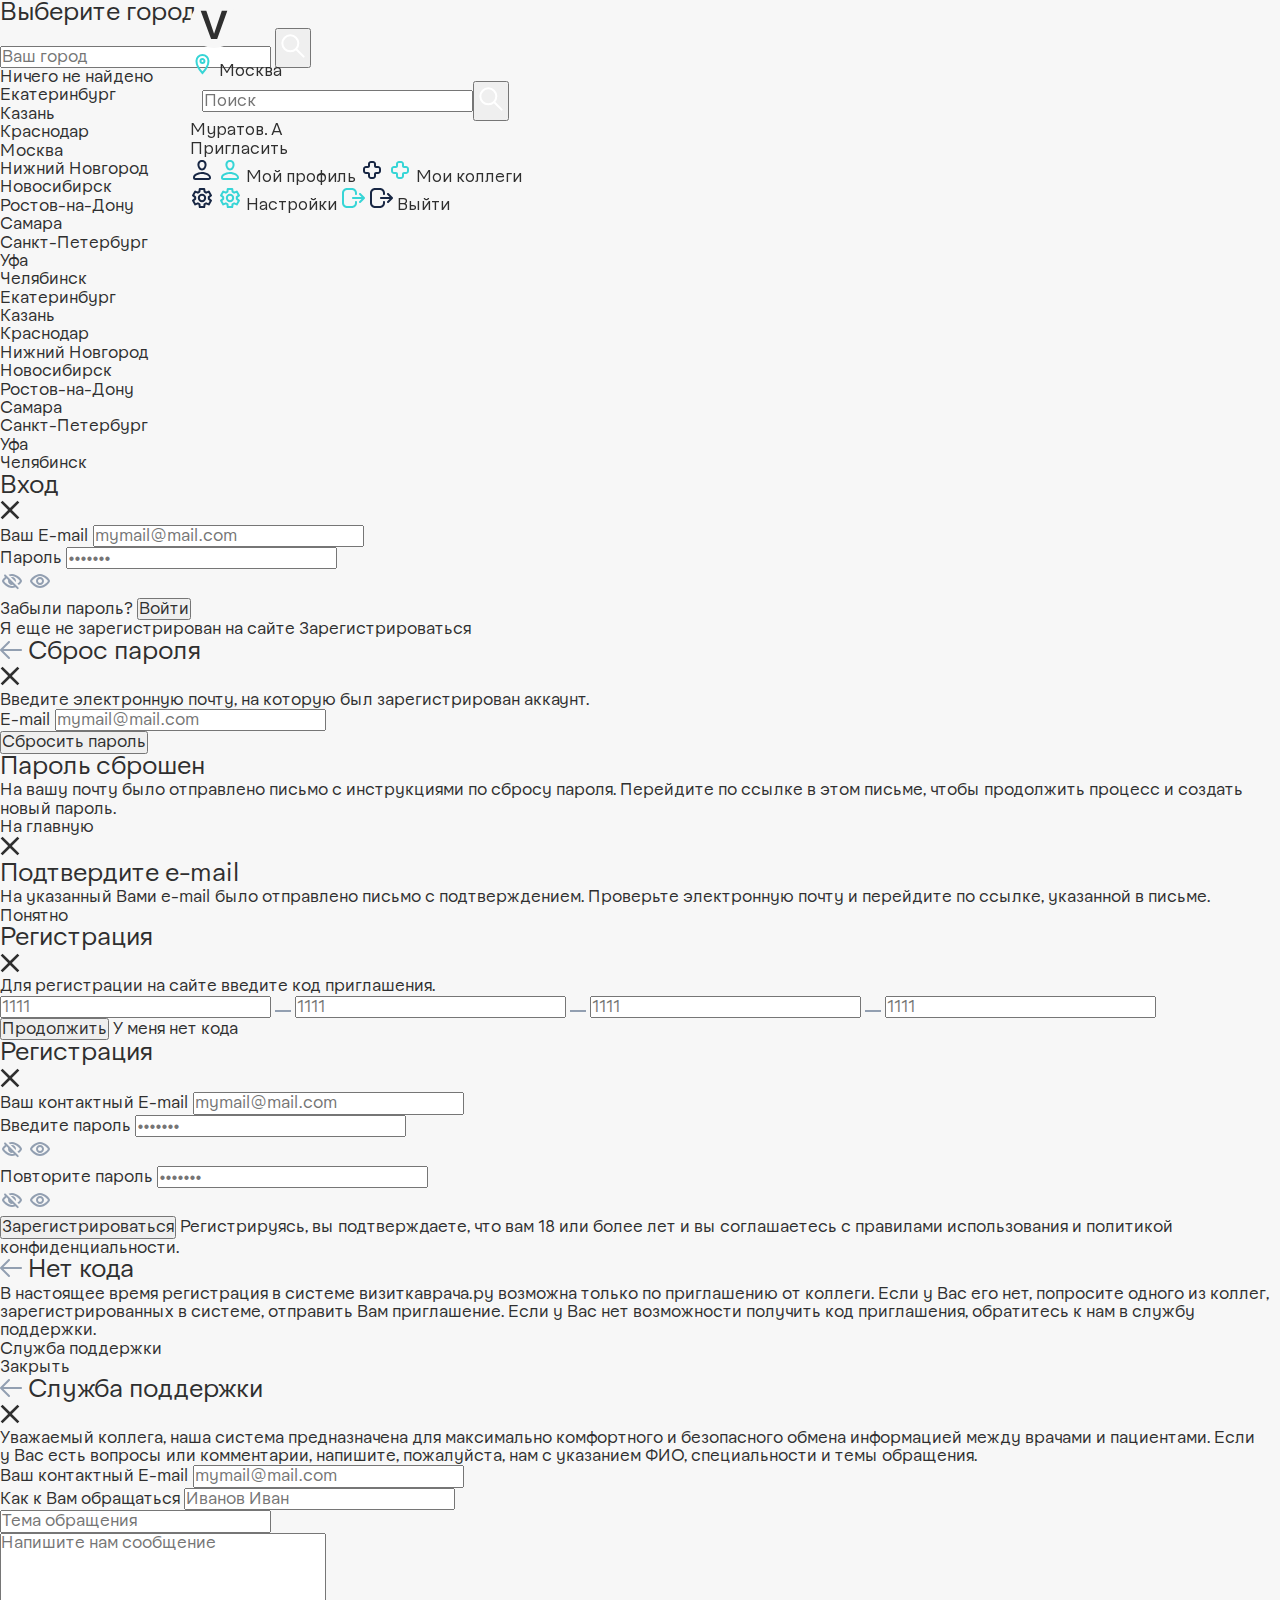
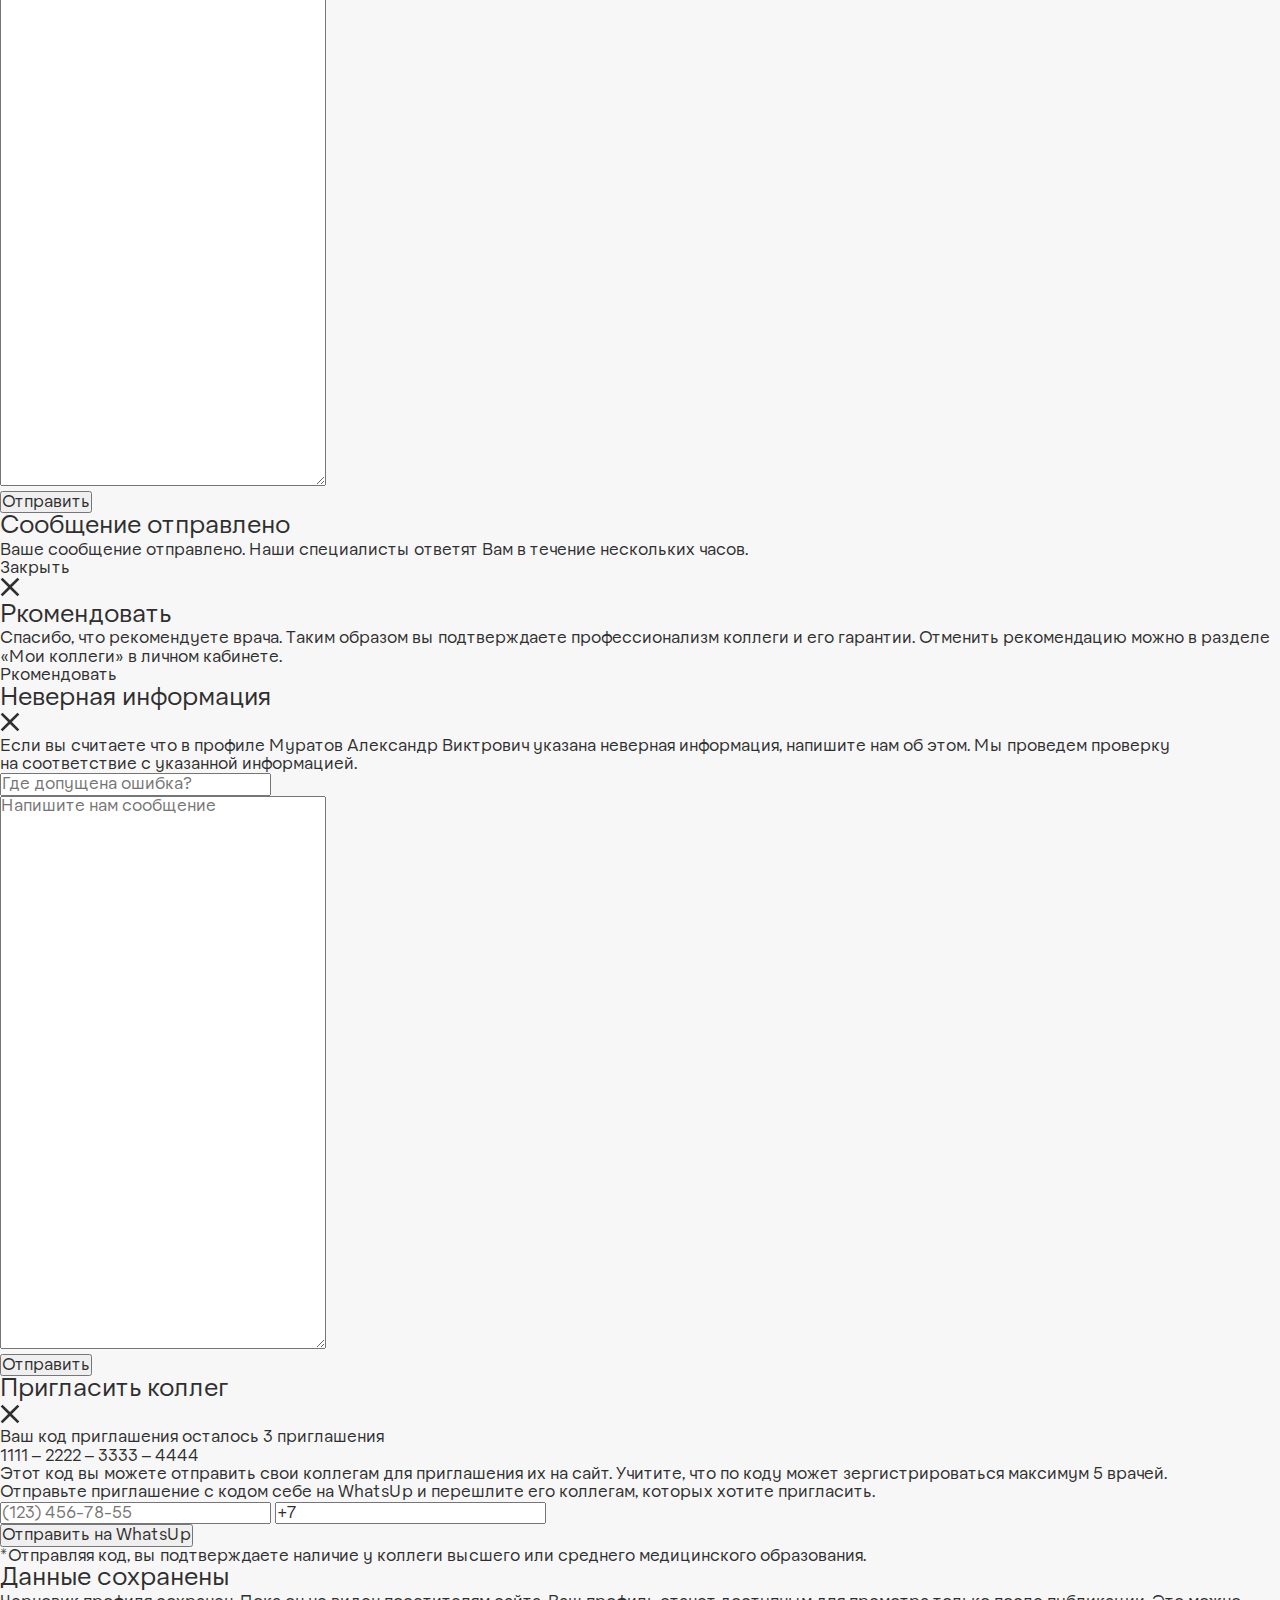
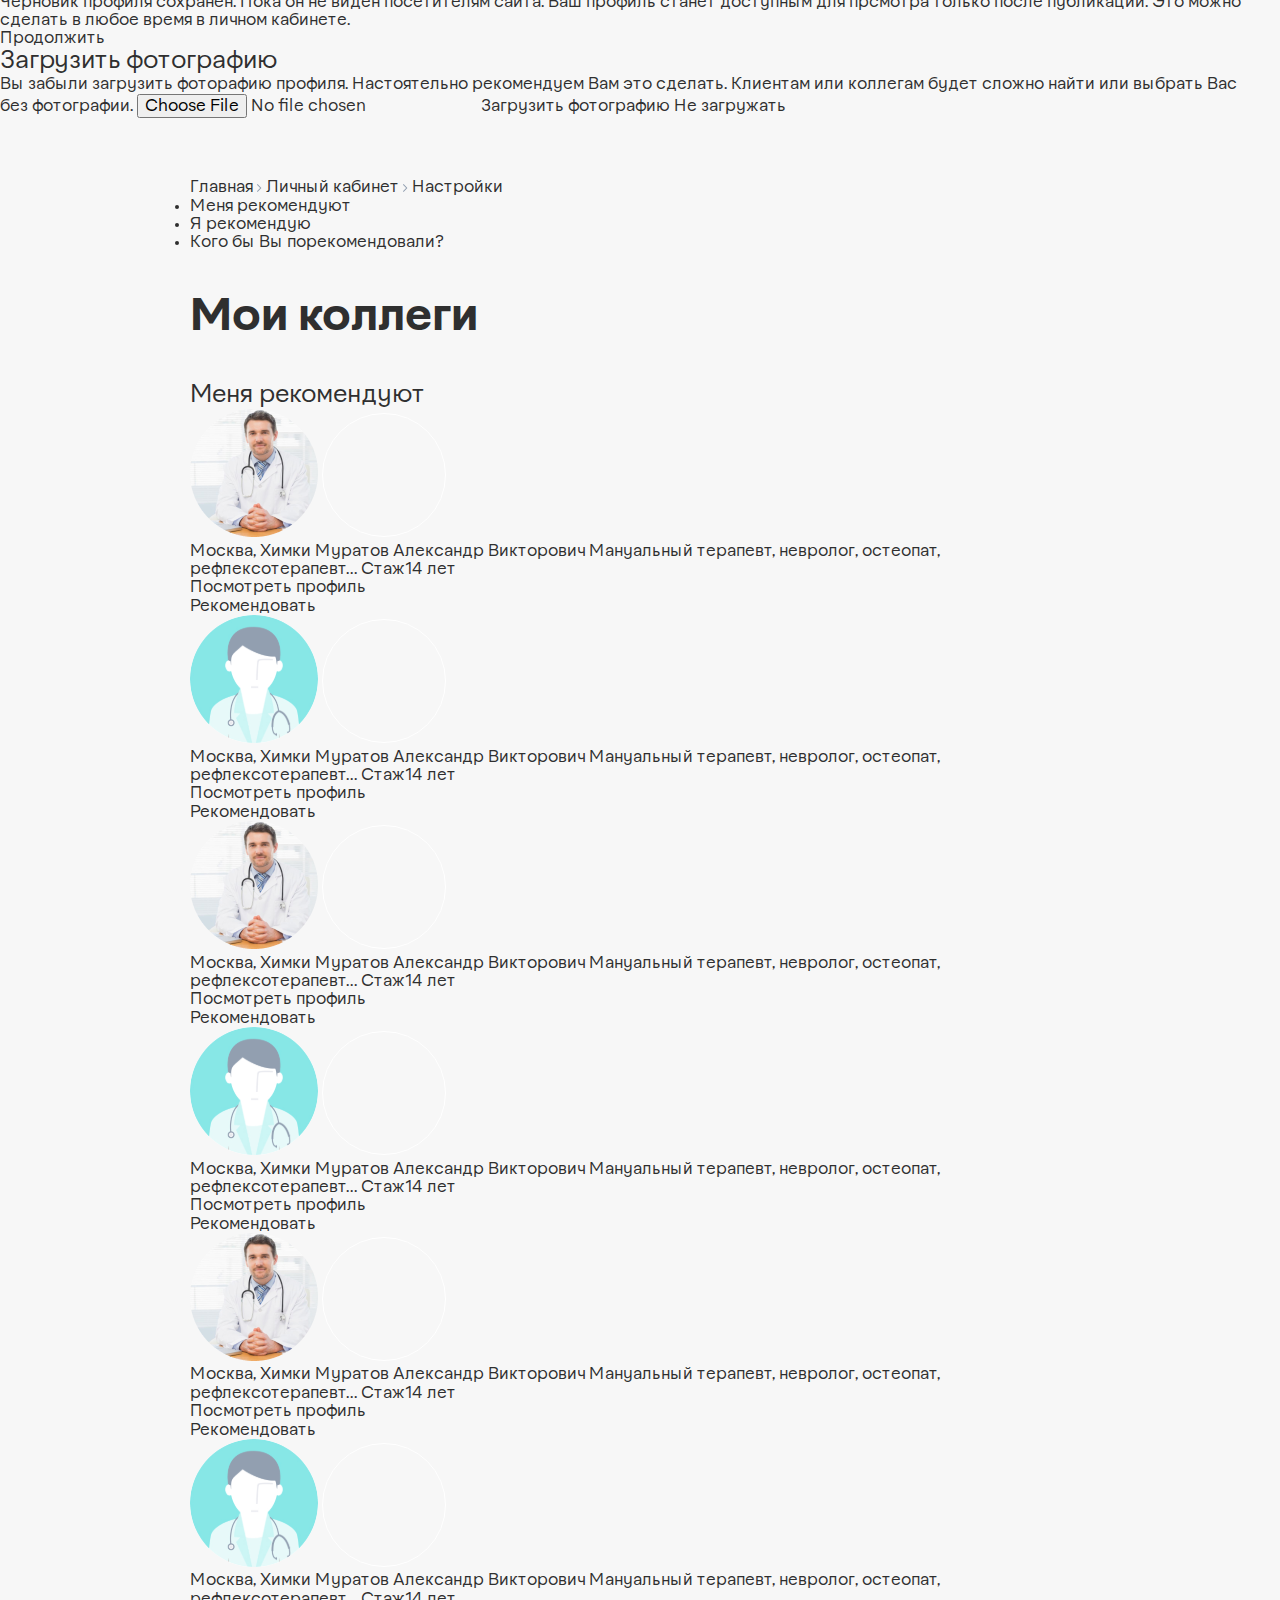
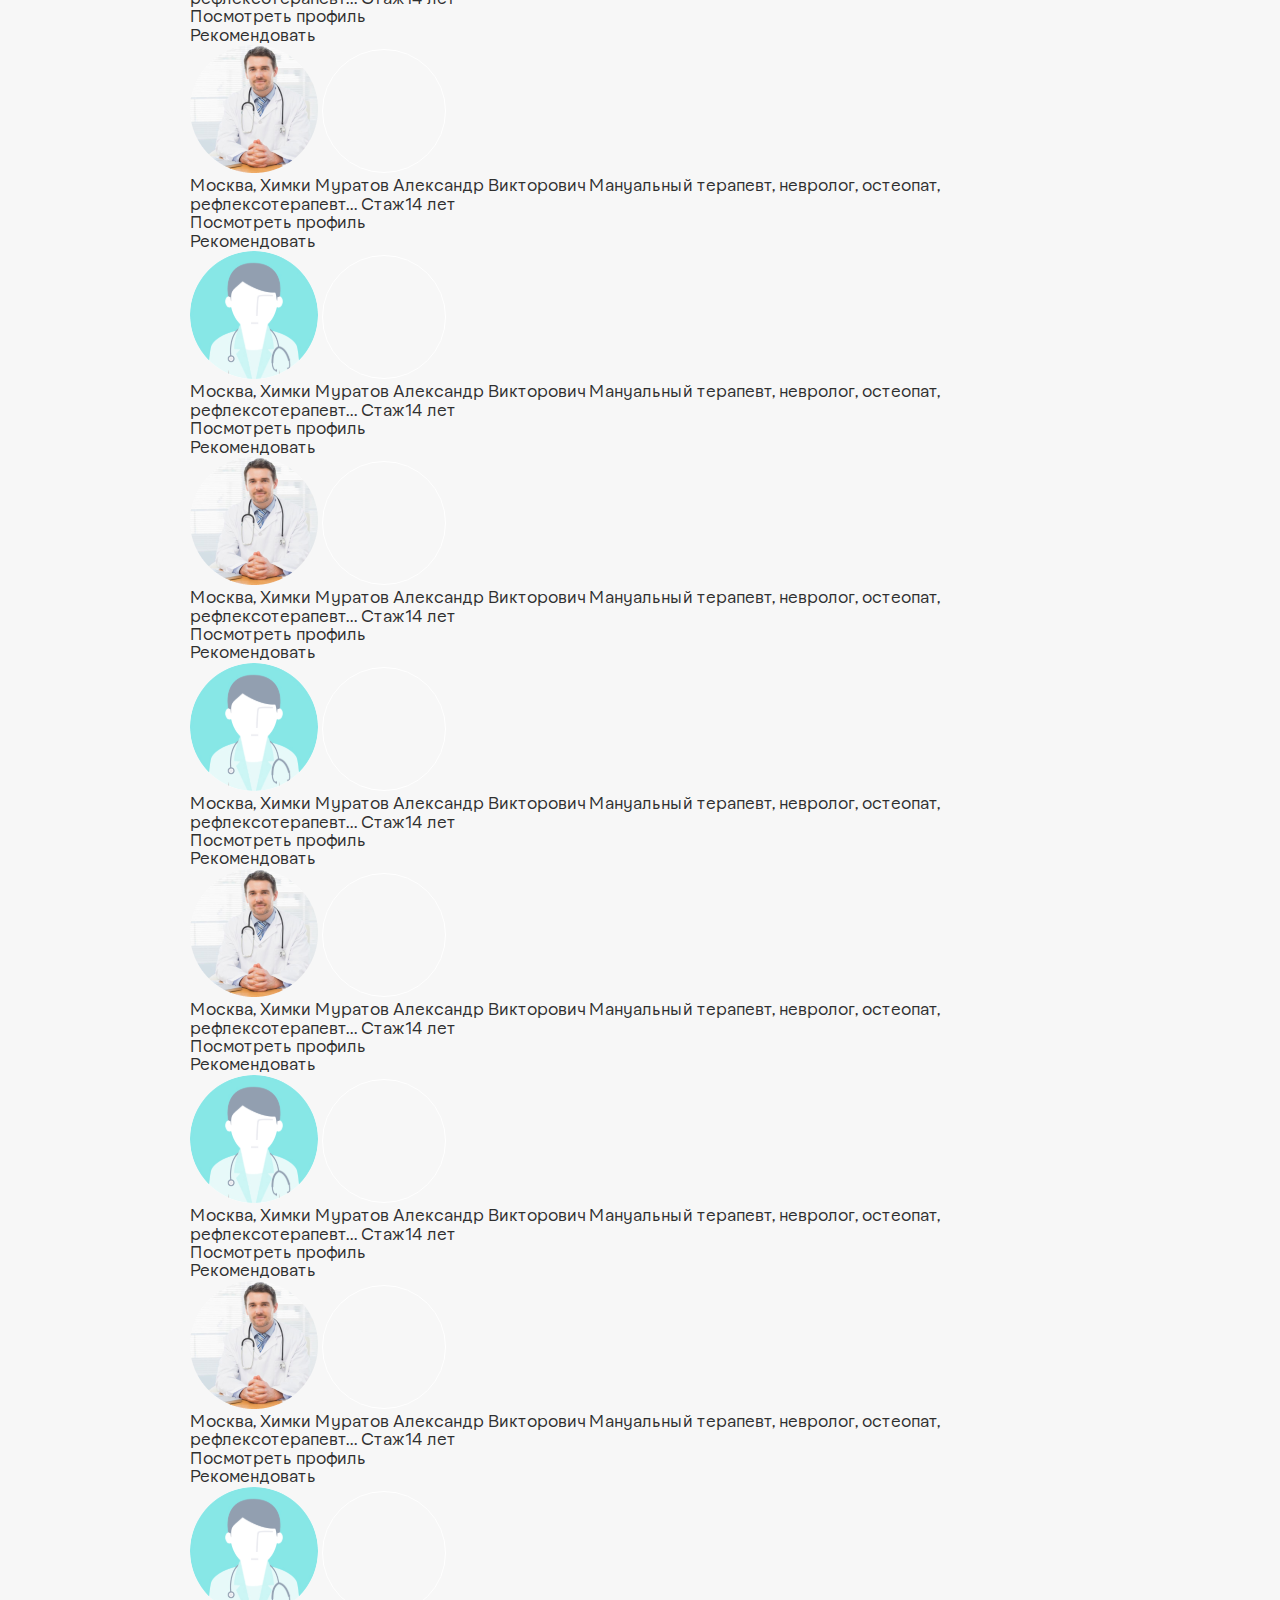
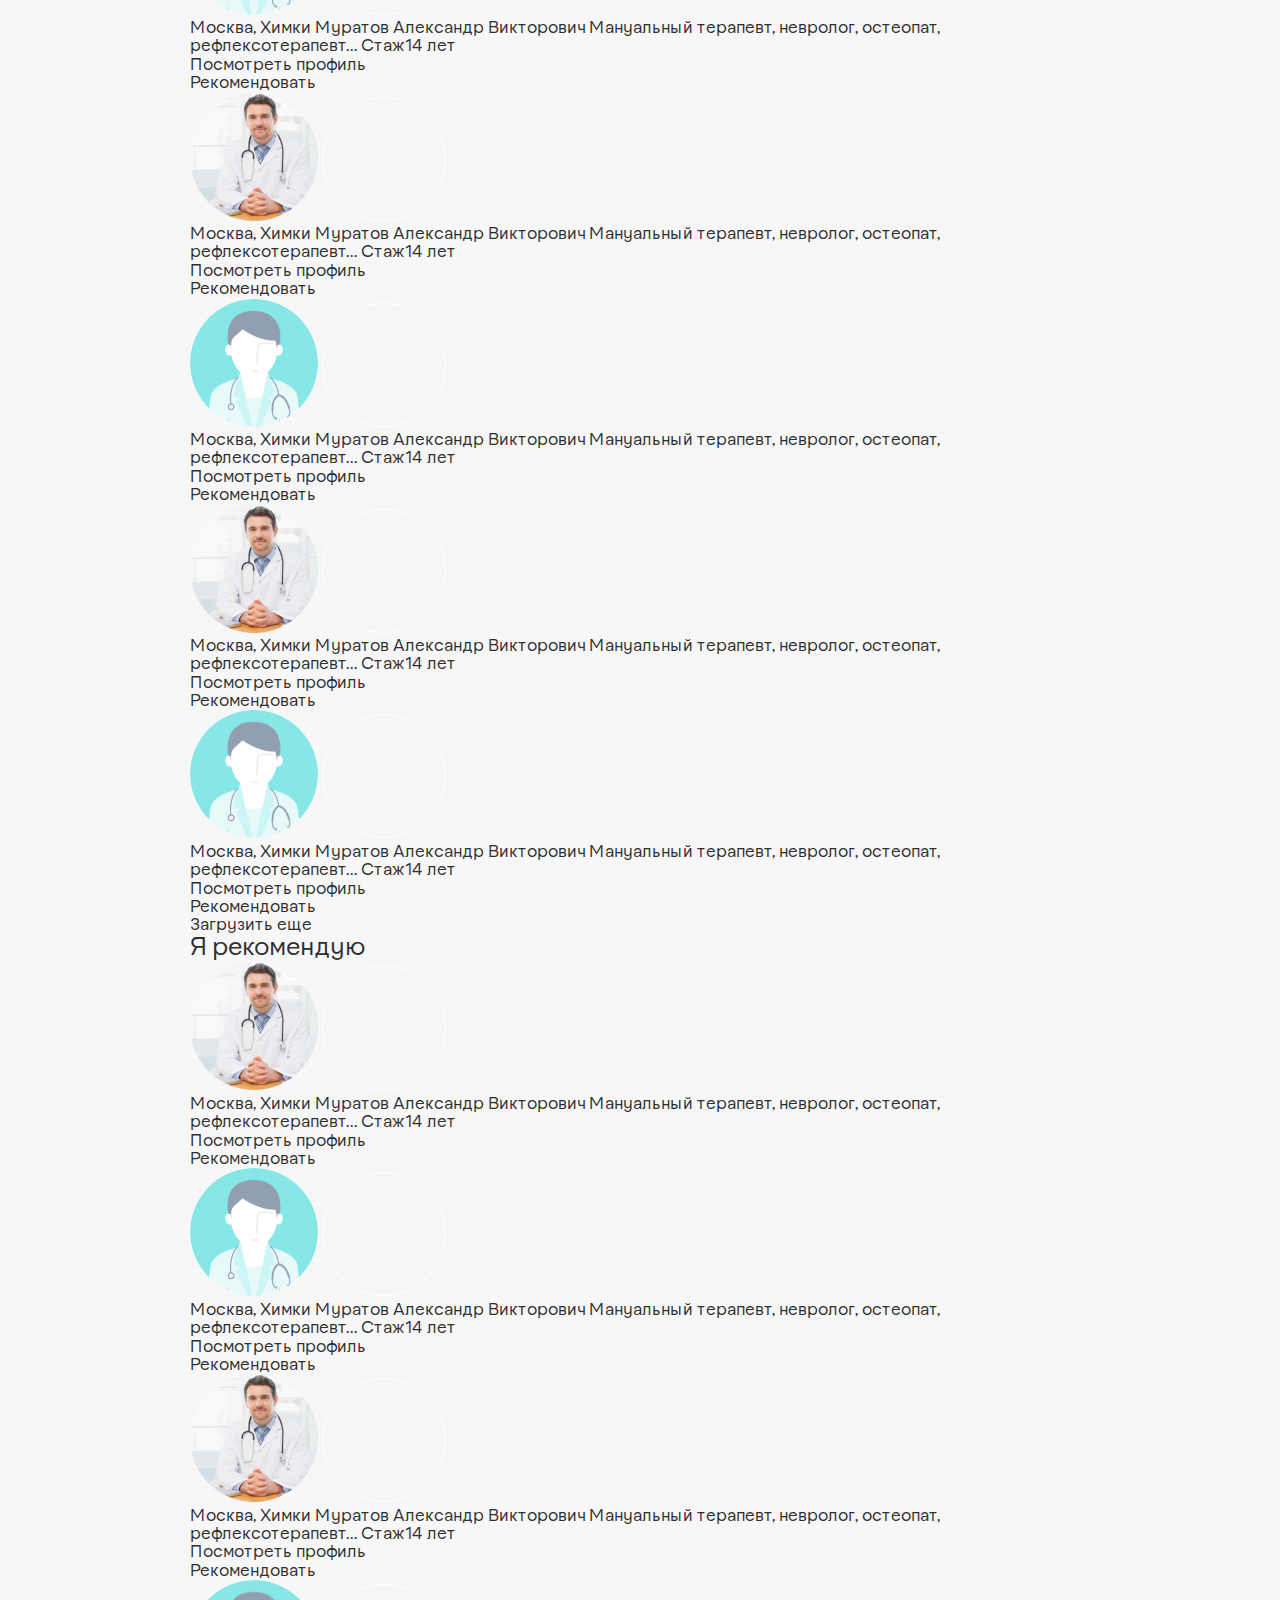
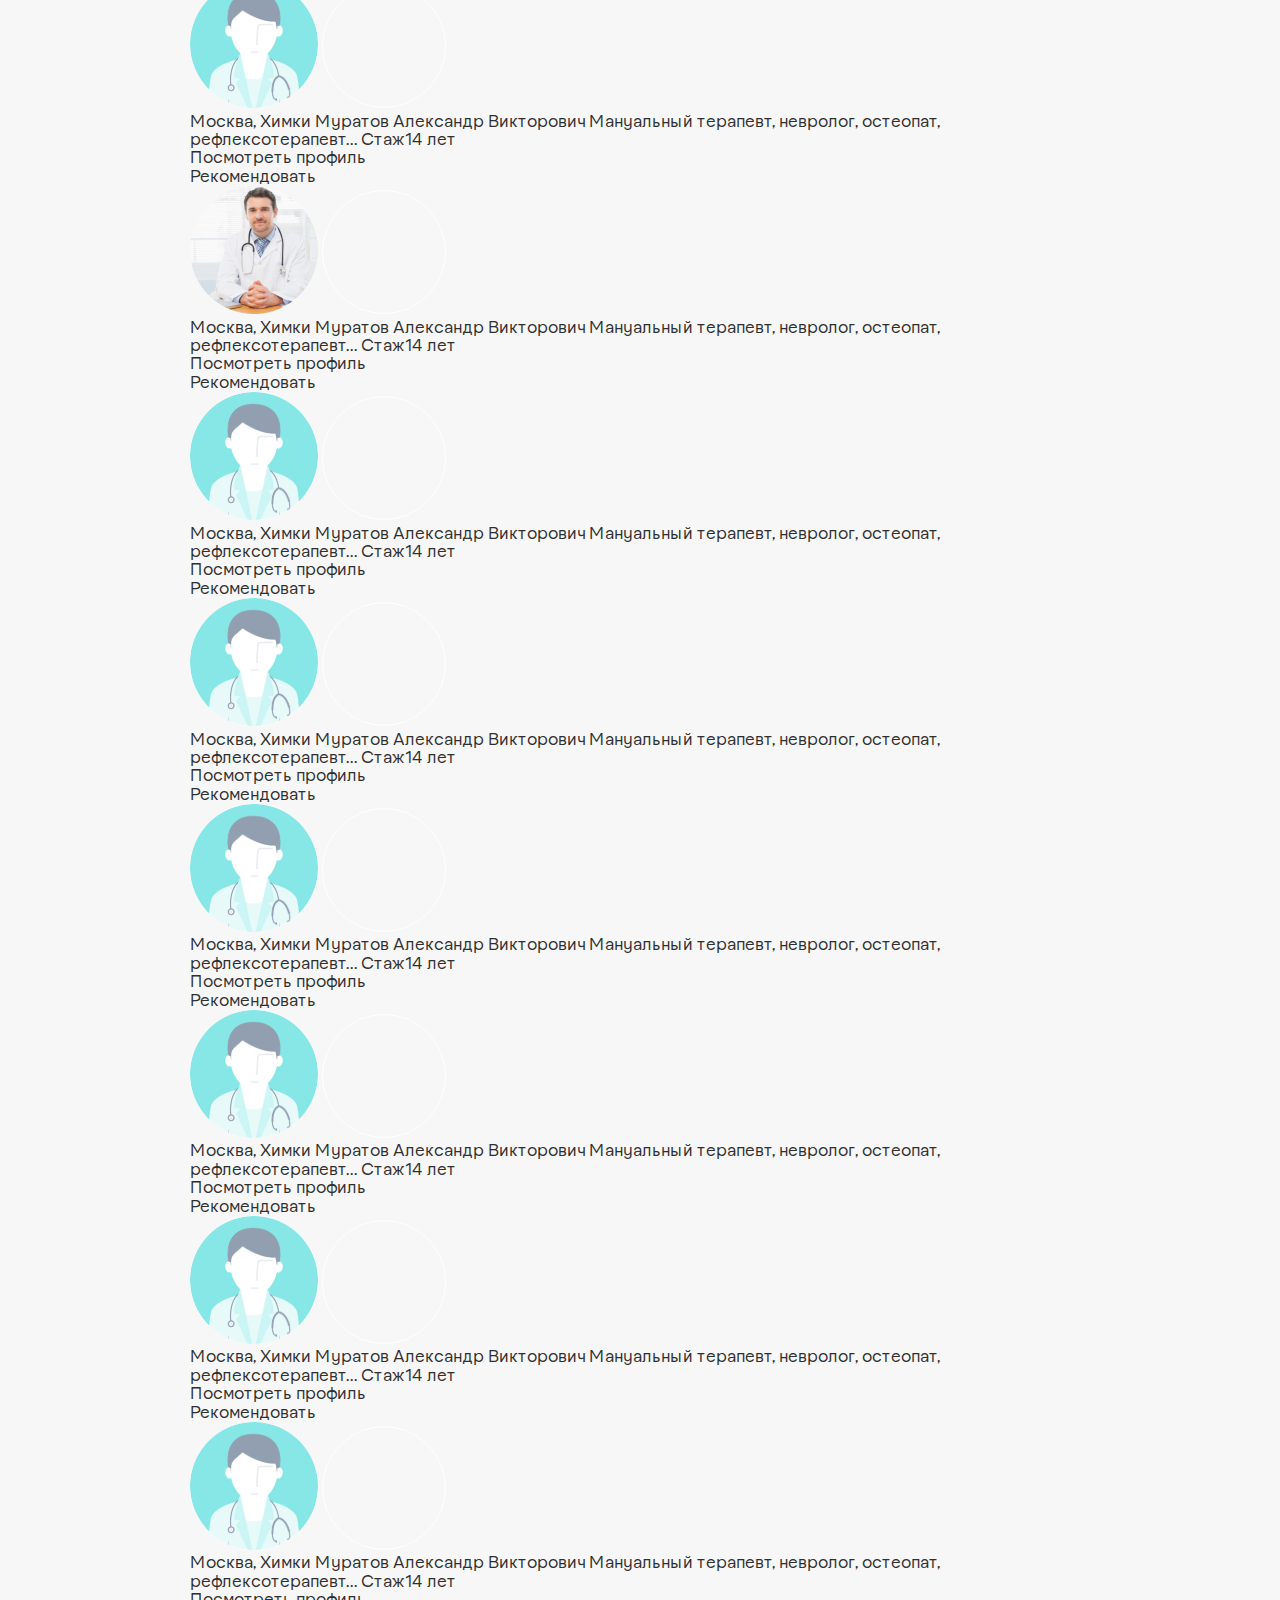
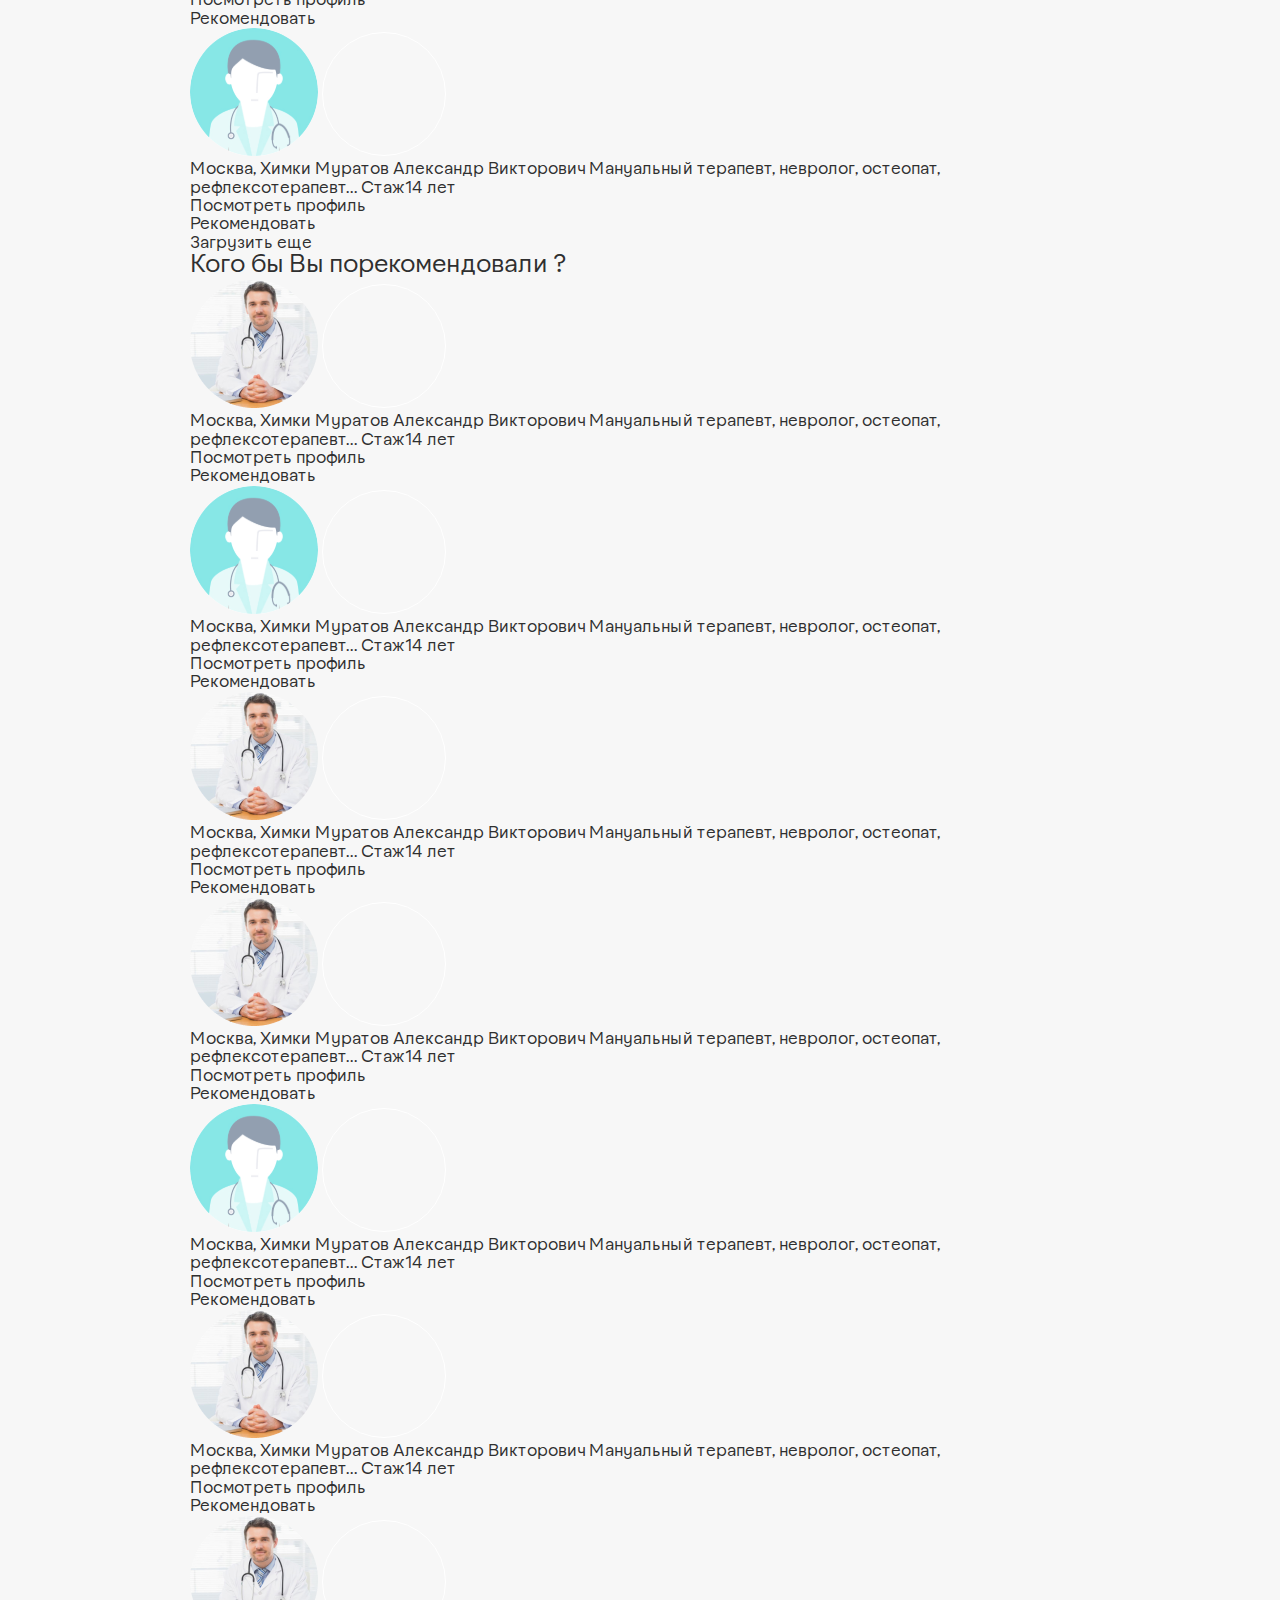
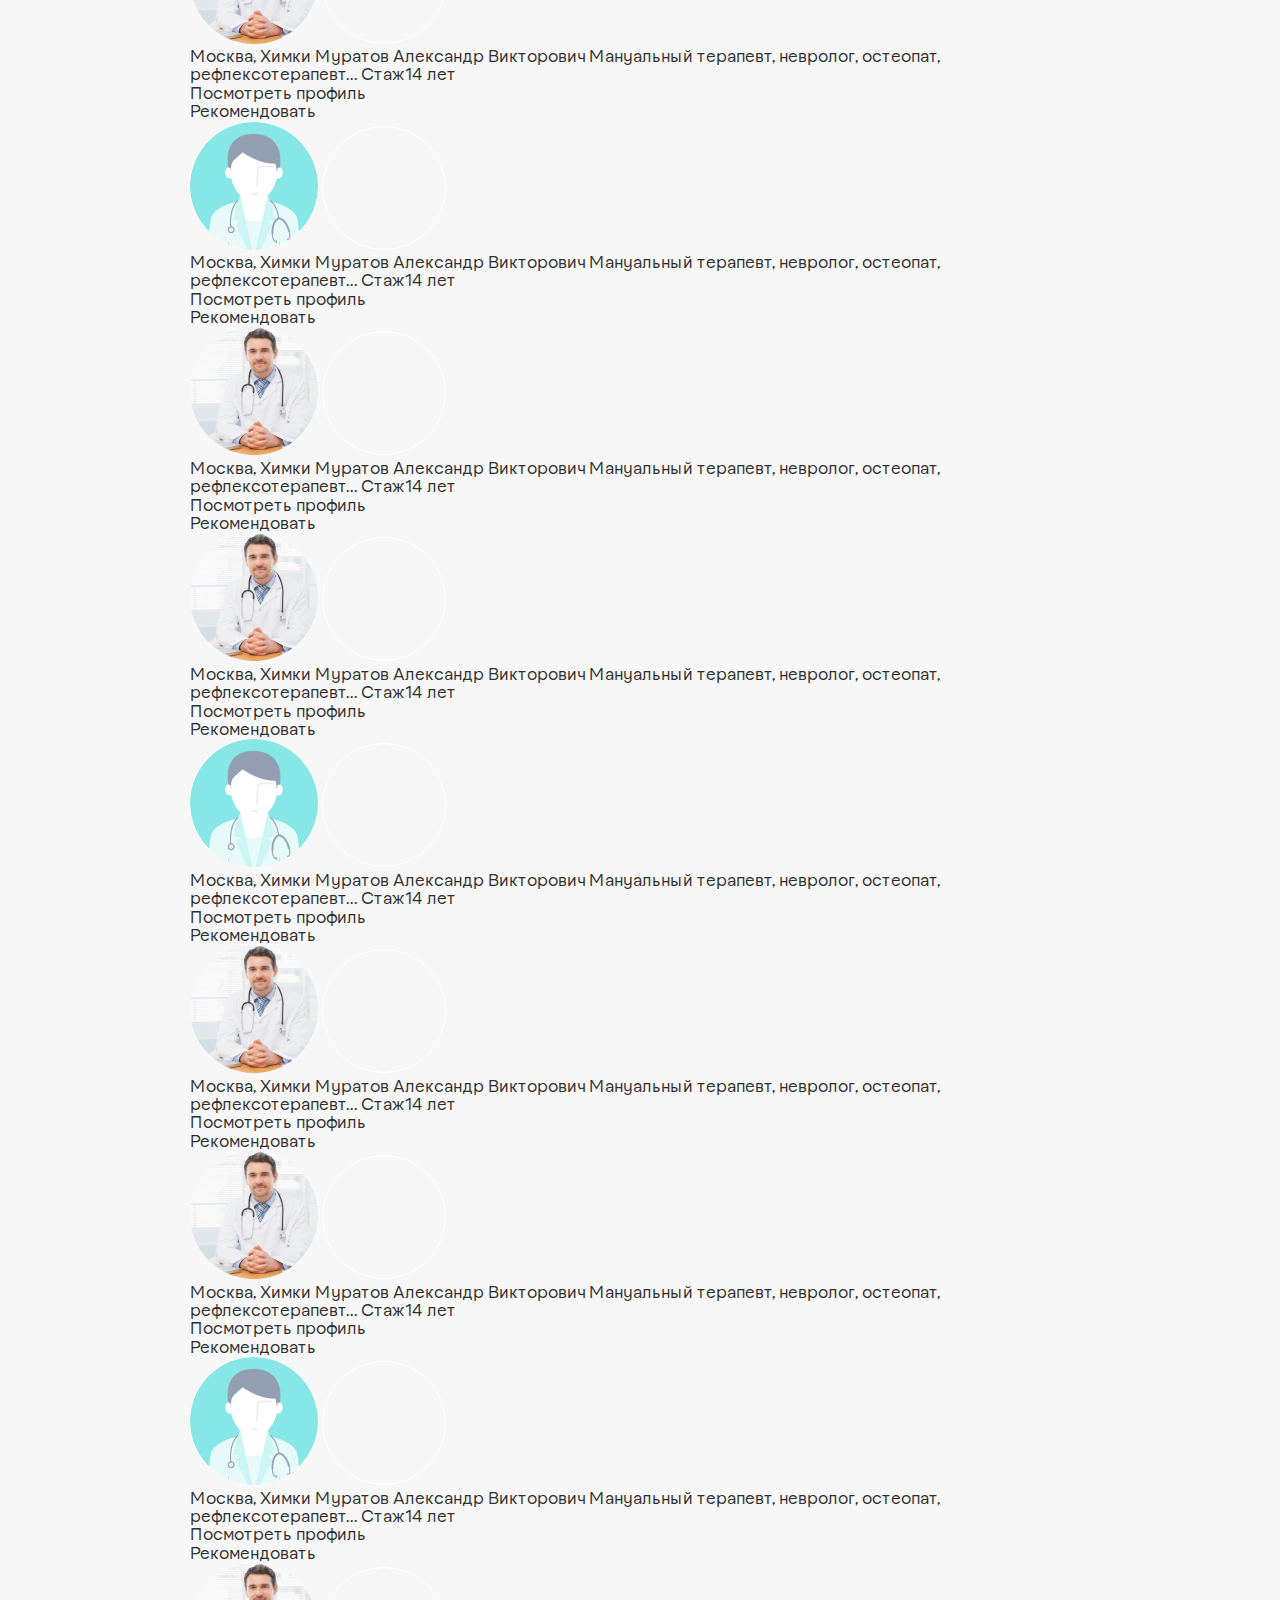
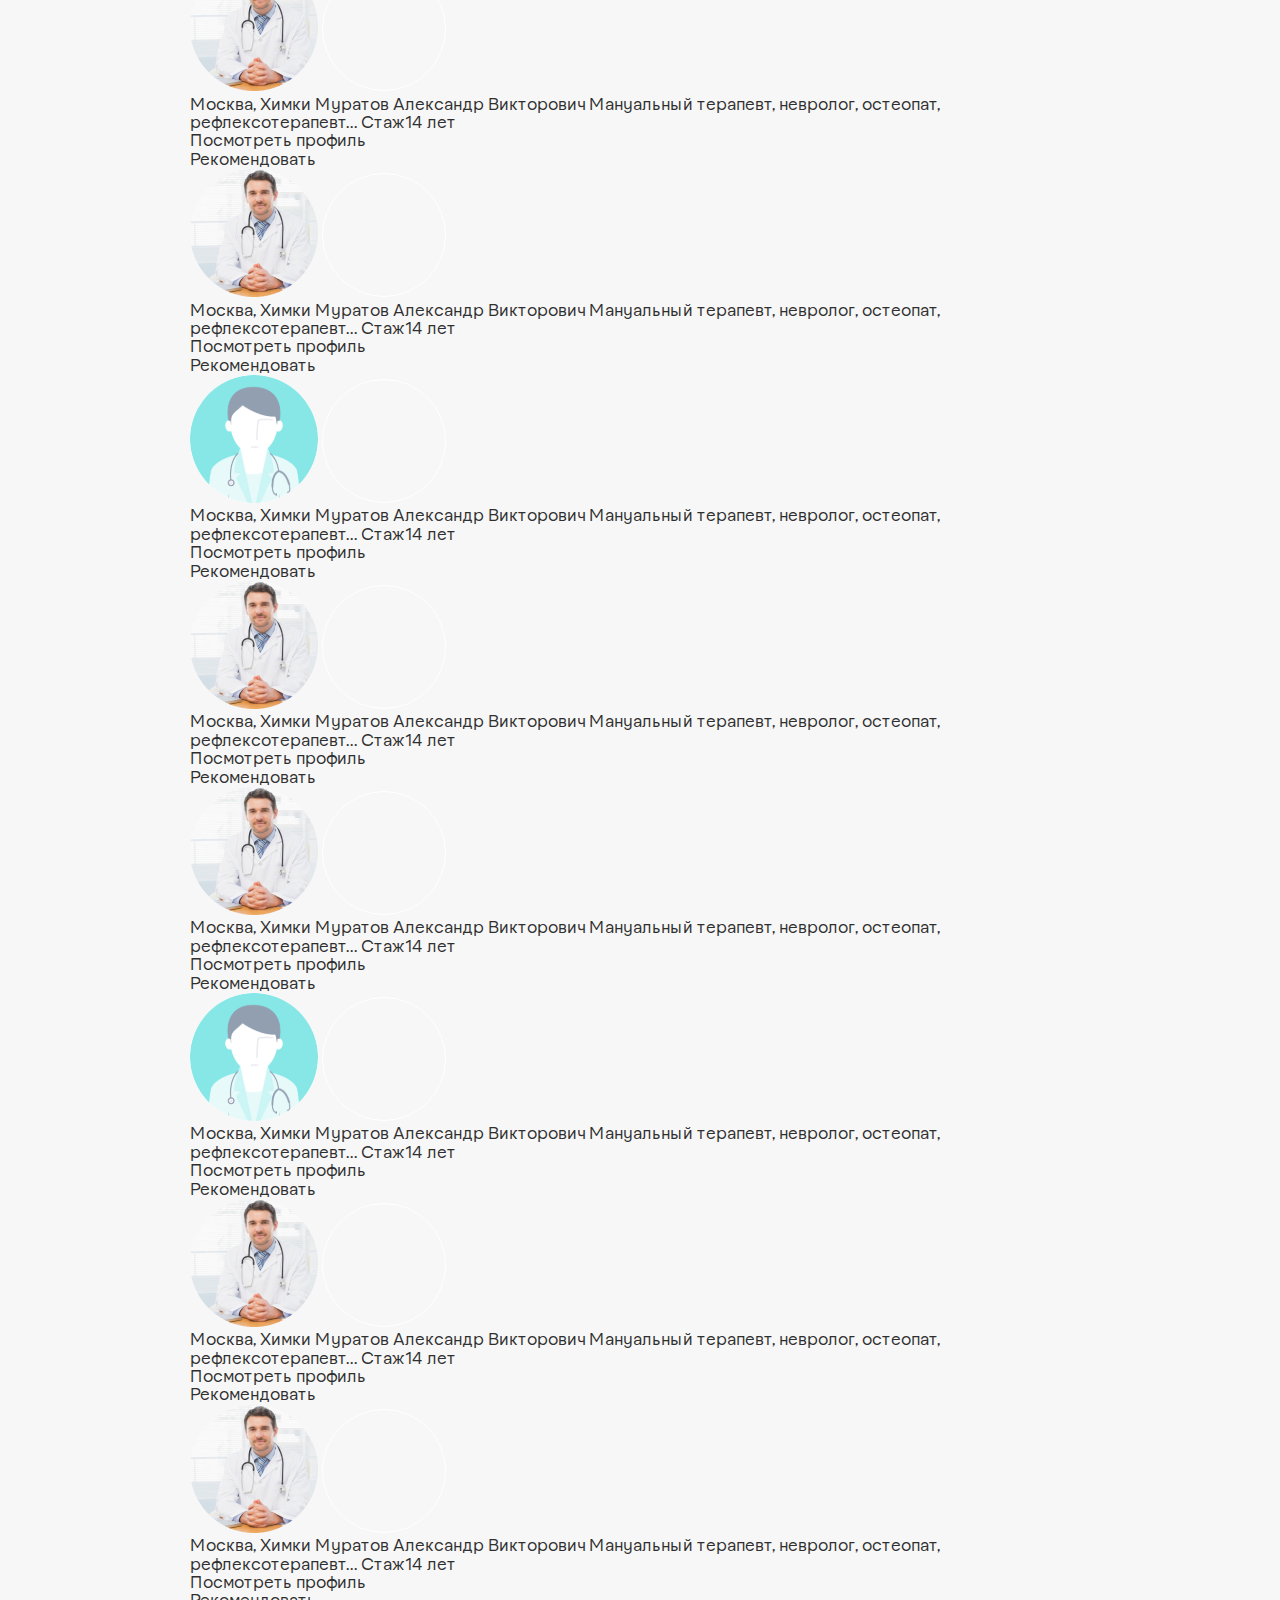
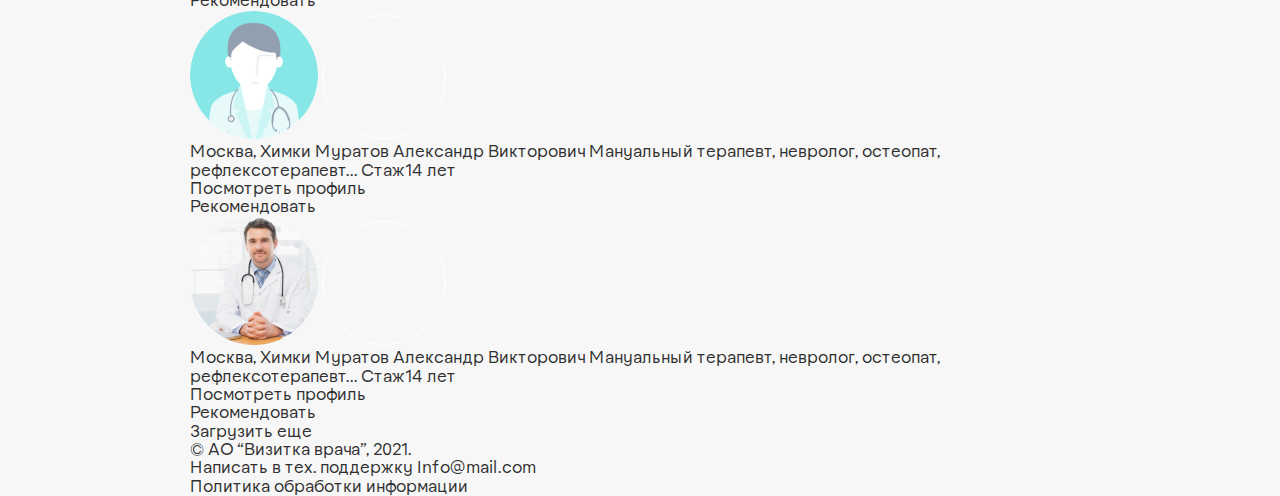
<file: colleagues.html>
<!DOCTYPE html>
<html lang="en">

<head>
  <meta charset="UTF-8">
  <meta http-equiv="X-UA-Compatible" content="IE=edge">
  <meta name="viewport" content="width=device-width, initial-scale=1.0">

  <link rel="stylesheet" href="css/style.min.css">

  <title>Визитка врача</title>
</head>

<body>


  <!-- Выбор города -->
  <div class="modal modal-city">

    <div class="modal-wrap modal-city-wrap">
      <h2 class="modal-title">Выберите город</h2>

      <div role="search" method="get" class="modal-city-search search-form" action="#">
        <label>
          <span class="screen-reader-text">
          </span>
          <input type="text" class="search-field field modal-city-search__field js-searchInput" placeholder="Ваш город"
            id="modalCitySearchField" data-listWrapClass="modal-city-list" />

        </label>
        <button type="submit" class="search-submit btn modal-city-search__submit">
          <img src="img/icons/search-icon_white.svg" alt="" class="modal-city-search__icon">
        </button>
      </div>

      <ul class="modal-city-list">
        <li class="modal-city-item empty">Ничего не найдено</li>

        <li class="modal-city-item" onclick="chooseCity(event)">Екатеринбург</li>
        <li class="modal-city-item" onclick="chooseCity(event)">Казань</li>
        <li class="modal-city-item" onclick="chooseCity(event)">Краснодар</li>
        <li class="modal-city-item current" onclick="chooseCity(event)">Москва</li>
        <li class="modal-city-item" onclick="chooseCity(event)">Нижний Новгород</li>
        <li class="modal-city-item" onclick="chooseCity(event)">Новосибирск</liv>
        <li class="modal-city-item" onclick="chooseCity(event)">Ростов-на-Дону</liv>
        <li class="modal-city-item" onclick="chooseCity(event)">Самара</liv>
        <li class="modal-city-item" onclick="chooseCity(event)">Санкт-Петербург</liv>
        <li class="modal-city-item" onclick="chooseCity(event)">Уфа</liv>
        <li class="modal-city-item" onclick="chooseCity(event)">Челябинск</liv>
        <li class="modal-city-item" onclick="chooseCity(event)">Екатеринбург</li>
        <li class="modal-city-item" onclick="chooseCity(event)">Казань</li>
        <li class="modal-city-item" onclick="chooseCity(event)">Краснодар</li>
        <li class="modal-city-item" onclick="chooseCity(event)">Нижний Новгород</li>
        <li class="modal-city-item" onclick="chooseCity(event)">Новосибирск</liv>
        <li class="modal-city-item" onclick="chooseCity(event)">Ростов-на-Дону</liv>
        <li class="modal-city-item" onclick="chooseCity(event)">Самара</liv>
        <li class="modal-city-item" onclick="chooseCity(event)">Санкт-Петербург</liv>
        <li class="modal-city-item" onclick="chooseCity(event)">Уфа</liv>
        <li class="modal-city-item" onclick="chooseCity(event)">Челябинск</liv>

      </ul>


    </div>
  </div>

  <!-- Вход (+) -->
  <div class="modal modal-login ">

    <div class="modal-wrap modal-login-wrap">
      <h2 class="modal-title">Вход</h2>
      <div class="modal-close">
        <img src="img/icons/close-icon.svg" alt="">
      </div>
      <form role="login" method="get" class="modal-login-form" action="#" id="loginForm">
        <div class="input-block">
          <span class="input-block__hint">Ваш  E-mail</span>
          <input class="input-block__field field" type="email" name="email" placeholder="mymail@mail.com">
        </div>
        <div class="input-block password">
          <span class="input-block__hint">Пароль</span>
          <input class="input-block__field field pass" type="password" name="password"
            placeholder="&bull;&bull;&bull;&bull;&bull;&bull;&bull;">
          <div class="input-block__hidepassword">
            <img src="img/icons/password-off-icon.svg" alt="" class="input-block__hidepassword-icon active">
            <img src="img/icons/password-on-icon.svg" alt="" class="input-block__hidepassword-icon ">
          </div>
        </div>

        <span class="modal-login-forgot js-toReset ">Забыли пароль?</span>

        <input type="submit" value="Войти" class="login-submit form-submit modal-login-submit btn disabled">
      </form>

    </div>
    <div class="modal-wrap modal-login-info">
      <span class="modal-login-info__text">Я еще не зарегистрирован на сайте</span>
      <span class="modal-login-info__link js-toRegister">Зарегистрироваться</span>

    </div>
  </div>

  <!-- Сброс пароля (+) -->
  <div class="modal modal-reset ">

    <div class="modal-wrap modal-reset-wrap">

      <h2 class="modal-title"> <img src="img/icons/back-icon.svg" alt="" class="modal-back js-toLogin"> Сброс пароля
      </h2>
      <div class="modal-close">
        <img src="img/icons/close-icon.svg" alt="">
      </div>
      <form role="reset" method="get" class="modal-reset-form" action="#" id="resetPasswordForm">
        <span class="modal-reset-text">Введите электронную почту, на которую был зарегистрирован аккаунт.</span>

        <div class="input-block">
          <span class="input-block__hint"> E-mail</span>
          <input class="input-block__field field" type="email" name="email" id="" placeholder="mymail@mail.com">
        </div>


        <input type="submit" value="Сбросить пароль" class="login-submit form-submit disabled modal-reset-submit btn">
      </form>



    </div>

  </div>

  <!-- Пароль сброшен -->
  <div class="modal modal-notify ">

    <div class="modal-wrap modal-notify-wrap">

      <h2 class="modal-title"> Пароль сброшен</h2>

      <span class="modal-reset-text">На вашу почту было отправлено письмо с инструкциями по сбросу пароля. Перейдите
        по ссылке в этом письме, чтобы продолжить процесс и создать новый пароль.</span>

      <div class="btn  modal-notify-btn ">На главную</div>
    </div>

  </div>

  <!-- Подтвердите почту -->
  <div class="modal modal-notify ">

    <div class="modal-wrap modal-notify-wrap">
      <div class="modal-close">
        <img src="img/icons/close-icon.svg" alt="">
      </div>
      <h2 class="modal-title"> Подтвердите e-mail</h2>

      <span class="modal-reset-text">На указанный Вами e-mail было отправлено письмо с подтверждением. Проверьте
        электронную почту и перейдите по ссылке, указанной в письме.</span>
      <div class="btn modal-notify-btn ">Понятно</div>

    </div>

  </div>
  <!-- Регистрация. этап 1 (+) -->
  <div class="modal modal-code  ">

    <div class="modal-wrap modal-code-wrap">
      <h2 class="modal-title">Регистрация</h2>
      <div class="modal-close">
        <img src="img/icons/close-icon.svg" alt="">
      </div>
      <form method="get" class="modal-code-form" action="#" id="RegistrationCode">

        <span class="modal-code-text">Для регистрации на сайте введите код приглашения.</span>

        <div class="input-block input-block_code ">
          <!-- в это поле перезаписывается код без знаков тире. На это поле накладывается валидация  -->
          <input class="input-block__field field js-codeTrue" type="hidden" minlength="16" maxlength="16" id=""
            name="code">

          <!-- для вывода ошибки полям добавить класс invalid  (всем, кроме скрытого поля) -->
          <input class="input-block__field field code-field" type="text" maxlength="4" id="" placeholder="1111">
          <img src="img/icons/line-icon.svg" alt="" class="modal-code-line">
          <input class="input-block__field field code-field" type="text" maxlength="4" id="" placeholder="1111">
          <img src="img/icons/line-icon.svg" alt="" class="modal-code-line">
          <input class="input-block__field field code-field" type="text" maxlength="4" id="" placeholder="1111">
          <img src="img/icons/line-icon.svg" alt="" class="modal-code-line">
          <input class="input-block__field field code-field" type="text" maxlength="4" id="" placeholder="1111">

        </div>
        <!--  СООБЩЕНИЕ ОБ ОШИБКЕ -->
        <!-- <span class="input-block__invalid">Этот код уже был использован максимальное количество раз </span> -->

        <input type="submit" value="Продолжить" class="login-submit modal-code-submit btn js-sendCode disabled">
        <span class="modal-code-nocode js-toNocode ">У меня нет кода</span>

      </form>

    </div>
  </div>
  <!-- Регистрация. этап 2 (+) -->
  <div class="modal modal-register ">

    <div class="modal-wrap modal-register-wrap">
      <h2 class="modal-title">Регистрация</h2>
      <div class="modal-close">
        <img src="img/icons/close-icon.svg" alt="">
      </div>
      <form role="register" method="get" class="modal-register-form" action="#" id="registerForm">
        <div class="input-block">
          <span class="input-block__hint">Ваш контактный E-mail</span>
          <input class="input-block__field field" type="email" name="email" placeholder="mymail@mail.com">
        </div>
        <div class="input-block password">
          <span class="input-block__hint">Введите пароль</span>
          <input class="input-block__field field pass" type="password" name="password" id=""
            placeholder="&bull;&bull;&bull;&bull;&bull;&bull;&bull;">
          <div class="input-block__hidepassword">
            <img src="img/icons/password-off-icon.svg" alt="" class="input-block__hidepassword-icon active">
            <img src="img/icons/password-on-icon.svg" alt="" class="input-block__hidepassword-icon ">
          </div>
        </div>

        <div class="input-block password">
          <span class="input-block__hint">Повторите пароль</span>
          <input class="input-block__field field pass" type="password" name="confirmPassword" id=""
            placeholder="&bull;&bull;&bull;&bull;&bull;&bull;&bull;">
          <div class="input-block__hidepassword">
            <img src="img/icons/password-off-icon.svg" alt="" class="input-block__hidepassword-icon active">
            <img src="img/icons/password-on-icon.svg" alt="" class="input-block__hidepassword-icon ">
          </div>
        </div>

        <input type="submit" value="Зарегистрироваться"
          class="login-submit form-submit disabled modal-register-submit btn">
        <span class="modal-register-text">
          Регистрируясь, вы подтверждаете, что вам 18 или более лет и вы соглашаетесь c
          <a href="#" target="_blank" class="primary">правилами использования </a> и <a href="privacy.html"
            target="_blank" class="primary">политикой
            конфиденциальности</a>.
        </span>
      </form>

    </div>

  </div>
  <!-- У меня нет кода -->
  <div class="modal modal-nocode ">

    <div class="modal-wrap modal-nocode-wrap">

      <h2 class="modal-title"> <img src="img/icons/back-icon.svg" alt="" class="modal-back js-toRegister"> Нет кода
      </h2>

      <span class="modal-nocode-text">
        В настоящее время регистрация в системе визиткаврача.ру возможна только по приглашению от коллеги. Если у Вас
        его нет, попросите одного из коллег, зарегистрированных в системе, отправить Вам приглашение.
      </span>

      <span class="modal-nocode-text">
        Если у Вас нет возможности получить код приглашения, обратитесь к нам в службу поддержки.
      </span>


      <div class="btn-light js-toSupport">Служба поддержки</div>
      <div class="modal-nocode-close btn">Закрыть</div>


    </div>

  </div>

  <!-- Служба поддержки (+) -->
  <div class="modal modal-support ">

    <div class="modal-wrap modal-support-wrap">

      <h2 class="modal-title"> <img src="img/icons/back-icon.svg" alt="" class="modal-back js-toNocode"> Служба
        поддержки
      </h2>
      <div class="modal-close">
        <img src="img/icons/close-icon.svg" alt="">
      </div>
      <span class="modal-nocode-text">
        Уважаемый коллега, наша система предназначена для максимально комфортного и безопасного обмена информацией между
        врачами и пациентами. Если у Вас есть вопросы или комментарии, напишите, пожалуйста, нам с указанием ФИО,
        специальности и темы обращения.
      </span>

      <form method="get" class="modal-support-form" action="#" id="supportForm">

        <div class="input-block">
          <span class="input-block__hint">Ваш контактный E-mail</span>
          <input class="input-block__field field" type="email" name="email" placeholder="mymail@mail.com">
        </div>
        <div class="input-block">
          <span class="input-block__hint">Как к Вам обращаться</span>
          <input class="input-block__field field" type="text" name="userName" id="nameTemp" placeholder="Иванов Иван">
        </div>

        <div class="input-block select-wrap">

          <div class="select">
            <div class="select__head">
              <input type="text" name="theme" autocomplete="off" readonly placeholder="Тема обращения" class="field">
            </div>


            <ul class="select__list" style="display: none;">
              <li class="select__item">Что-то </li>
              <li class="select__item">Что-то </li>
              <li class="select__item">Что-то </li>
              <li class="select__item">Что-то </li>
              <li class="select__item">Что-то </li>
              <li class="select__item">Что-то </li>
            </ul>
          </div>
        </div>


        <div class="input-block">
          <textarea class="input-block__field textarea field" name="message" id="" cols="30" rows="30"
            placeholder="Напишите нам сообщение"></textarea>
        </div>

        <input type="submit" value="Отправить" class="login-submit form-submit modal-support-submit btn disabled">
      </form>

    </div>

  </div>

  <!-- Сообщение отправлено -->
  <div class="modal modal-notify  ">

    <div class="modal-wrap modal-notify-wrap">

      <h2 class="modal-title"> Сообщение отправлено</h2>

      <span class="modal-reset-text">Ваше сообщение отправлено. Наши специалисты ответят Вам в течение нескольких
        часов.</span>
      <div class="btn modal-notify-btn ">Закрыть</div>

    </div>

  </div>

  <!-- Ркомендовать -->
  <div class="modal modal-recommend ">
    <div class="modal-wrap modal-notify-wrap">
      <div class="modal-close">
        <img src="img/icons/close-icon.svg" alt="">
      </div>
      <h2 class="modal-title"> Ркомендовать</h2>
      <span class="modal-reset-text">
        Спасибо, что рекомендуете врача. Таким образом вы&nbsp;подтверждаете профессионализм коллеги и&nbsp;его
        гарантии.
      </span>
      <span class="modal-reset-text">
        Отменить рекомендацию можно в&nbsp;разделе &laquo;Мои коллеги&raquo; в&nbsp;личном кабинете.
      </span>
      <div class="btn modal-notify-btn ">Ркомендовать</div>
    </div>
  </div>

  <!-- Отправка жалобы  -->
  <div class="modal modal-complain  ">
    <div class="modal-wrap modal-complain-wrap">
      <h2 class="modal-title">
        Неверная информация
      </h2>
      <div class="modal-close">
        <img src="img/icons/close-icon.svg" alt="">
      </div>
      <span class="modal-complain__text">Если вы считаете что в профиле</span>
      <span class="modal-complain__account">Муратов Александр Виктрович</span>
      <span class="modal-complain__text">
        указана неверная информация, напишите нам об этом. Мы проведем проверку на соответствие с указанной информацией.
      </span>

      <form method="get" class="modal-support-form" action="#" id="complainForm">

        <div class="input-block select-wrap">

          <div class="select">
            <div class="select__head">
              <input type="text" name="mistake" autocomplete="off" readonly placeholder="Где допущена ошибка?"
                class="field">
            </div>


            <ul class="select__list" style="display: none;">
              <li class="select__item">Что-то </li>
              <li class="select__item">Что-то </li>
              <li class="select__item">Что-то </li>
              <li class="select__item">Что-то </li>
              <li class="select__item">Что-то </li>
              <li class="select__item">Что-то </li>
            </ul>
          </div>
        </div>
        <div class="input-block">
          <textarea class="input-block__field textarea field" name="message" id="" cols="30" rows="30"
            placeholder="Напишите нам сообщение"></textarea>
        </div>
        <input type="submit" value="Отправить" class="login-submit form-submit  modal-support-submit btn disabled">
      </form>
    </div>
  </div>

  <!-- Пригласить коллег (+) -->
  <div class="modal modal-invite ">

    <div class="modal-wrap modal-invite-wrap">
      <h2 class="modal-title">
        Пригласить коллег
      </h2>
      <div class="modal-close">
        <img src="img/icons/close-icon.svg" alt="">
      </div>
      <div class="invite-card">

        <div class="invite-card__head">
          <span class="invite-card__title">Ваш код приглашения</span>
          <span class="invite-card__count">осталось 3 приглашения</span>
        </div>
        <div class="invite-card__code">
          <span>1111 – 2222 – 3333 – 4444</span>
        </div>
        <div class="invite-card__info">
          <div class="invite-card__text">
            <p>
              Этот код вы&nbsp;можете отправить свои коллегам для приглашения их&nbsp;на&nbsp;сайт. Учитите, что
              по&nbsp;коду может зергистрироваться максимум 5&nbsp;врачей.
            </p>
            <p>
              Отправьте приглашение с&nbsp;кодом себе на&nbsp;WhatsUp и&nbsp;перешлите его коллегам, которых хотите
              пригласить.
            </p>
          </div>

          <form action="#" class="invite-card__phone" id="inviteModalForm">
            <div class="input-block phone">
              <input type="phone" placeholder="(123) 456-78-55" name="phone" minlength="15" maxlength="15"
                class="input-block__field phone field">
              <input type="text" readonly class="phone-code " value="+7">

            </div>
            <input type="submit" value="Отправить на WhatsUp" class="btn-light form-submit invite-card__btn disabled">
          </form>
          <div class="invite-card__text">
            <p>
              *Отправляя код, вы&nbsp;подтверждаете наличие у&nbsp;коллеги высшего или среднего медицинского
              образования.
            </p>

          </div>
        </div>
      </div>

    </div>
  </div>

  <!-- Данные сохранены -->
  <div class="modal modal-saved  ">
    <div class="modal-wrap modal-nocode-wrap">
      <h2 class="modal-title"> Данные сохранены
      </h2>

      <span class="modal-nocode-text">
        Черновик профиля сохранен. Пока он не виден посетителям сайта. Ваш профиль станет доступным для прсмотра только
        после публикации. Это можно сделать в любое время в личном кабинете.
      </span>

      <div class="modal-saved-close btn">Продолжить</div>
    </div>
  </div>

  <!-- Вы забыли добавить фотографию -->
  <div class="modal modal-setavatar ">
    <div class="modal-wrap modal-nocode-wrap">
      <h2 class="modal-title"> Загрузить фотографию
      </h2>

      <span class="modal-nocode-text">
        Вы забыли загрузить фоторафию профиля. Настоятельно рекомендуем Вам это сделать. Клиентам или коллегам будет
        сложно найти или выбрать Вас без фотографии.
      </span>

      <input type="file" id="modalPhoto" class="modal-setavatar__file">
      <label for="modalPhoto" class="modal-setavatar__label btn">
        Загрузить фотографию
      </label>
      <span class="modal-setavatar__text  modal-setavatar-close">Не загружать</span>

    </div>
  </div>

  <header class="header header_login ">
    <div class="wrap content-flex">
      <div class="logo">
        <img src="img/icons/logo.svg" alt="Визитка Врача">
      </div>
      <div class="city toModal js-toChooseCity">
        <img src="img/icons/city-icon.svg" alt="">
        <span class="name">Москва</span>
      </div>
      <form role="search" method="get" class="header-search search-form " action="#">
        <label>
          <span class="screen-reader-text">
          </span>
          <input type="text" class="search-field field header-search__field " placeholder="Поиск" maxlength="70" />


        </label>
        <button type="submit" class="header-search__submit">
          <img src="img/icons/search-icon_white.svg" alt="" class="header-search__icon">
        </button>
      </form>

      <div class="buttons content-flex">
        <div class="header-mini js-toggleHeaderMenu">
          Муратов. А
        </div>
        <a href="invited.html" class="btn header-invite">
          Пригласить
        </a>

        <div class="header-mini__wrap  js-headerMenu">
          <a href="profile.html" class="header-mini__item ">
            <img src="img/icons/header-mini-1-icon.svg" alt="">
            <img src="img/icons/header-mini-1-icon_active.svg" alt="" class="current">

            <span>Мой профиль</span>
          </a>
          <a href="colleagues.html" class="header-mini__item current ">
            <img src="img/icons/header-mini-2-icon.svg" alt="">
            <img src="img/icons/header-mini-2-icon_active.svg" alt="" class="current">
            <span>Мои коллеги</span>
          </a>
          <div class="line"></div>
          <a href="settings.html" class="header-mini__item">
            <img src="img/icons/header-mini-3-icon.svg" alt="">
            <img src="img/icons/header-mini-3-icon_active.svg" alt="" class="current">

            <span>Настройки</span>
          </a>
          <a href="index.html" class="header-mini__item">
            <img src="img/icons/header-mini-4-icon_active.svg" alt="" class="current">
            <img src="img/icons/header-mini-4-icon.svg" alt="">
            <span>Выйти</span>
          </a>
        </div>
      </div>


    </div>
  </header>


  <main class="main ">

    <section class="section colleagues">
      <div class="wrap">
        <div class="section-nav">
          <a href="index.html"> Главная </a>
          <img src="img/icons/arrow-icon.svg" alt="">
          <a href="profile.html"> Личный кабинет</a>
          <img src="img/icons/arrow-icon.svg" alt="">
          <a href="settings.html"> Настройки </a>
        </div>
      </div>
      <div class="wrap content-flex">
        <div class="sidebar ">
          <div class="profile-nav">
            <nav>
              <li class="profile-nav__item current"><a href="#recommendMe" class="anchor">Меня рекомендуют</a>
              </li>
              <li class="profile-nav__item "><a href="#iRecommend" class="anchor">Я рекомендую</a></li>
              <li class="profile-nav__item "><a href="#wouldRecommend" class="anchor">Кого бы Вы порекомендовали?</a>
              </li>
            </nav>
          </div>
        </div>
        <div class="content">
          <h1 class="section-title ">Мои коллеги</h1>

          <div class="colleagues-block" id="recommendMe">
            <h2 class="section-subtitle ">Меня рекомендуют</h2>

            <div class="catalog-wrap  js-recommendMe">

              <div class="catalog-item colleagues-item recommendMe opened">
                <div class="catalog-item__img">
                  <img src="img/catalog/catalog-item-1.png" alt="">
                  <img src="img/catalog/catalog-img-line.svg" alt="" class="line">
                </div>
                <div class="catalog-item__descr">
                  <span class="location">Москва, Химки</span>
                  <span class="name">Муратов Александр Викторович</span>
                  <span class="descr">Мануальный терапевт, невролог, остеопат, рефлексотерапевт...</span>
                  <span class="experience"><span>Стаж</span>14 лет</span>

                </div>
                <div class="catalog-item__hover">
                  <a href="profile.html" class="btn ">Посмотреть профиль</a>
                  <div class="btn-light js-toRecommend">Рекомендовать</div>
                </div>
              </div>
              <div class="catalog-item colleagues-item recommendMe opened">
                <div class="catalog-item__img">
                  <img src="img/catalog/catalog-item_empty.svg" alt="">
                  <img src="img/catalog/catalog-img-line.svg" alt="" class="line">

                </div>
                <div class="catalog-item__descr">
                  <span class="location">Москва, Химки</span>
                  <span class="name">Муратов Александр Викторович</span>
                  <span class="descr">Мануальный терапевт, невролог, остеопат, рефлексотерапевт...</span>
                  <span class="experience"><span>Стаж</span>14 лет</span>

                </div>
                <div class="catalog-item__hover">
                  <a href="profile.html" class="btn ">Посмотреть профиль</a>
                  <div class="btn-light js-toRecommend">Рекомендовать</div>
                </div>
              </div>
              <div class="catalog-item colleagues-item recommendMe opened">
                <div class="catalog-item__img">
                  <img src="img/catalog/catalog-item-1.png" alt="">
                  <img src="img/catalog/catalog-img-line.svg" alt="" class="line">
                </div>
                <div class="catalog-item__descr">
                  <span class="location">Москва, Химки</span>
                  <span class="name">Муратов Александр Викторович</span>
                  <span class="descr">Мануальный терапевт, невролог, остеопат, рефлексотерапевт...</span>
                  <span class="experience"><span>Стаж</span>14 лет</span>

                </div>
                <div class="catalog-item__hover">
                  <a href="profile.html" class="btn ">Посмотреть профиль</a>
                  <div class="btn-light js-toRecommend">Рекомендовать</div>
                </div>
              </div>
              <div class="catalog-item colleagues-item recommendMe opened">
                <div class="catalog-item__img">
                  <img src="img/catalog/catalog-item_empty.svg" alt="">
                  <img src="img/catalog/catalog-img-line.svg" alt="" class="line">

                </div>
                <div class="catalog-item__descr">
                  <span class="location">Москва, Химки</span>
                  <span class="name">Муратов Александр Викторович</span>
                  <span class="descr">Мануальный терапевт, невролог, остеопат, рефлексотерапевт...</span>
                  <span class="experience"><span>Стаж</span>14 лет</span>

                </div>
                <div class="catalog-item__hover">
                  <a href="profile.html" class="btn ">Посмотреть профиль</a>
                  <div class="btn-light js-toRecommend">Рекомендовать</div>
                </div>
              </div>
              <div class="catalog-item colleagues-item recommendMe opened">
                <div class="catalog-item__img">
                  <img src="img/catalog/catalog-item-1.png" alt="">
                  <img src="img/catalog/catalog-img-line.svg" alt="" class="line">
                </div>
                <div class="catalog-item__descr">
                  <span class="location">Москва, Химки</span>
                  <span class="name">Муратов Александр Викторович</span>
                  <span class="descr">Мануальный терапевт, невролог, остеопат, рефлексотерапевт...</span>
                  <span class="experience"><span>Стаж</span>14 лет</span>

                </div>
                <div class="catalog-item__hover">
                  <a href="profile.html" class="btn ">Посмотреть профиль</a>
                  <div class="btn-light js-toRecommend">Рекомендовать</div>
                </div>
              </div>
              <div class="catalog-item colleagues-item recommendMe opened">
                <div class="catalog-item__img">
                  <img src="img/catalog/catalog-item_empty.svg" alt="">
                  <img src="img/catalog/catalog-img-line.svg" alt="" class="line">

                </div>
                <div class="catalog-item__descr">
                  <span class="location">Москва, Химки</span>
                  <span class="name">Муратов Александр Викторович</span>
                  <span class="descr">Мануальный терапевт, невролог, остеопат, рефлексотерапевт...</span>
                  <span class="experience"><span>Стаж</span>14 лет</span>

                </div>
                <div class="catalog-item__hover">
                  <a href="profile.html" class="btn ">Посмотреть профиль</a>
                  <div class="btn-light js-toRecommend">Рекомендовать</div>
                </div>
              </div>
              <div class="catalog-item colleagues-item recommendMe ">
                <div class="catalog-item__img">
                  <img src="img/catalog/catalog-item-1.png" alt="">
                  <img src="img/catalog/catalog-img-line.svg" alt="" class="line">
                </div>
                <div class="catalog-item__descr">
                  <span class="location">Москва, Химки</span>
                  <span class="name">Муратов Александр Викторович</span>
                  <span class="descr">Мануальный терапевт, невролог, остеопат, рефлексотерапевт...</span>
                  <span class="experience"><span>Стаж</span>14 лет</span>

                </div>
                <div class="catalog-item__hover">
                  <a href="profile.html" class="btn ">Посмотреть профиль</a>
                  <div class="btn-light js-toRecommend">Рекомендовать</div>
                </div>
              </div>
              <div class="catalog-item colleagues-item recommendMe">
                <div class="catalog-item__img">
                  <img src="img/catalog/catalog-item_empty.svg" alt="">
                  <img src="img/catalog/catalog-img-line.svg" alt="" class="line">

                </div>
                <div class="catalog-item__descr">
                  <span class="location">Москва, Химки</span>
                  <span class="name">Муратов Александр Викторович</span>
                  <span class="descr">Мануальный терапевт, невролог, остеопат, рефлексотерапевт...</span>
                  <span class="experience"><span>Стаж</span>14 лет</span>

                </div>
                <div class="catalog-item__hover">
                  <a href="profile.html" class="btn ">Посмотреть профиль</a>
                  <div class="btn-light js-toRecommend">Рекомендовать</div>
                </div>
              </div>
              <div class="catalog-item colleagues-item recommendMe">
                <div class="catalog-item__img">
                  <img src="img/catalog/catalog-item-1.png" alt="">
                  <img src="img/catalog/catalog-img-line.svg" alt="" class="line">
                </div>
                <div class="catalog-item__descr">
                  <span class="location">Москва, Химки</span>
                  <span class="name">Муратов Александр Викторович</span>
                  <span class="descr">Мануальный терапевт, невролог, остеопат, рефлексотерапевт...</span>
                  <span class="experience"><span>Стаж</span>14 лет</span>

                </div>
                <div class="catalog-item__hover">
                  <a href="profile.html" class="btn ">Посмотреть профиль</a>
                  <div class="btn-light js-toRecommend">Рекомендовать</div>
                </div>
              </div>
              <div class="catalog-item colleagues-item recommendMe">
                <div class="catalog-item__img">
                  <img src="img/catalog/catalog-item_empty.svg" alt="">
                  <img src="img/catalog/catalog-img-line.svg" alt="" class="line">

                </div>
                <div class="catalog-item__descr">
                  <span class="location">Москва, Химки</span>
                  <span class="name">Муратов Александр Викторович</span>
                  <span class="descr">Мануальный терапевт, невролог, остеопат, рефлексотерапевт...</span>
                  <span class="experience"><span>Стаж</span>14 лет</span>

                </div>
                <div class="catalog-item__hover">
                  <a href="profile.html" class="btn ">Посмотреть профиль</a>
                  <div class="btn-light js-toRecommend">Рекомендовать</div>
                </div>
              </div>
              <div class="catalog-item colleagues-item recommendMe">
                <div class="catalog-item__img">
                  <img src="img/catalog/catalog-item-1.png" alt="">
                  <img src="img/catalog/catalog-img-line.svg" alt="" class="line">
                </div>
                <div class="catalog-item__descr">
                  <span class="location">Москва, Химки</span>
                  <span class="name">Муратов Александр Викторович</span>
                  <span class="descr">Мануальный терапевт, невролог, остеопат, рефлексотерапевт...</span>
                  <span class="experience"><span>Стаж</span>14 лет</span>

                </div>
                <div class="catalog-item__hover">
                  <a href="profile.html" class="btn ">Посмотреть профиль</a>
                  <div class="btn-light js-toRecommend">Рекомендовать</div>
                </div>
              </div>
              <div class="catalog-item colleagues-item recommendMe">
                <div class="catalog-item__img">
                  <img src="img/catalog/catalog-item_empty.svg" alt="">
                  <img src="img/catalog/catalog-img-line.svg" alt="" class="line">

                </div>
                <div class="catalog-item__descr">
                  <span class="location">Москва, Химки</span>
                  <span class="name">Муратов Александр Викторович</span>
                  <span class="descr">Мануальный терапевт, невролог, остеопат, рефлексотерапевт...</span>
                  <span class="experience"><span>Стаж</span>14 лет</span>

                </div>
                <div class="catalog-item__hover">
                  <a href="profile.html" class="btn ">Посмотреть профиль</a>
                  <div class="btn-light js-toRecommend">Рекомендовать</div>
                </div>
              </div>
              <div class="catalog-item colleagues-item recommendMe">
                <div class="catalog-item__img">
                  <img src="img/catalog/catalog-item-1.png" alt="">
                  <img src="img/catalog/catalog-img-line.svg" alt="" class="line">
                </div>
                <div class="catalog-item__descr">
                  <span class="location">Москва, Химки</span>
                  <span class="name">Муратов Александр Викторович</span>
                  <span class="descr">Мануальный терапевт, невролог, остеопат, рефлексотерапевт...</span>
                  <span class="experience"><span>Стаж</span>14 лет</span>

                </div>
                <div class="catalog-item__hover">
                  <a href="profile.html" class="btn ">Посмотреть профиль</a>
                  <div class="btn-light js-toRecommend">Рекомендовать</div>
                </div>
              </div>
              <div class="catalog-item colleagues-item recommendMe">
                <div class="catalog-item__img">
                  <img src="img/catalog/catalog-item_empty.svg" alt="">
                  <img src="img/catalog/catalog-img-line.svg" alt="" class="line">

                </div>
                <div class="catalog-item__descr">
                  <span class="location">Москва, Химки</span>
                  <span class="name">Муратов Александр Викторович</span>
                  <span class="descr">Мануальный терапевт, невролог, остеопат, рефлексотерапевт...</span>
                  <span class="experience"><span>Стаж</span>14 лет</span>

                </div>
                <div class="catalog-item__hover">
                  <a href="profile.html" class="btn ">Посмотреть профиль</a>
                  <div class="btn-light js-toRecommend">Рекомендовать</div>
                </div>
              </div>
              <div class="catalog-item colleagues-item recommendMe">
                <div class="catalog-item__img">
                  <img src="img/catalog/catalog-item-1.png" alt="">
                  <img src="img/catalog/catalog-img-line.svg" alt="" class="line">
                </div>
                <div class="catalog-item__descr">
                  <span class="location">Москва, Химки</span>
                  <span class="name">Муратов Александр Викторович</span>
                  <span class="descr">Мануальный терапевт, невролог, остеопат, рефлексотерапевт...</span>
                  <span class="experience"><span>Стаж</span>14 лет</span>

                </div>
                <div class="catalog-item__hover">
                  <a href="profile.html" class="btn ">Посмотреть профиль</a>
                  <div class="btn-light js-toRecommend">Рекомендовать</div>
                </div>
              </div>
              <div class="catalog-item colleagues-item recommendMe">
                <div class="catalog-item__img">
                  <img src="img/catalog/catalog-item_empty.svg" alt="">
                  <img src="img/catalog/catalog-img-line.svg" alt="" class="line">

                </div>
                <div class="catalog-item__descr">
                  <span class="location">Москва, Химки</span>
                  <span class="name">Муратов Александр Викторович</span>
                  <span class="descr">Мануальный терапевт, невролог, остеопат, рефлексотерапевт...</span>
                  <span class="experience"><span>Стаж</span>14 лет</span>

                </div>
                <div class="catalog-item__hover">
                  <a href="profile.html" class="btn ">Посмотреть профиль</a>
                  <div class="btn-light js-toRecommend">Рекомендовать</div>
                </div>
              </div>
              <div class="catalog-item colleagues-item recommendMe">
                <div class="catalog-item__img">
                  <img src="img/catalog/catalog-item-1.png" alt="">
                  <img src="img/catalog/catalog-img-line.svg" alt="" class="line">
                </div>
                <div class="catalog-item__descr">
                  <span class="location">Москва, Химки</span>
                  <span class="name">Муратов Александр Викторович</span>
                  <span class="descr">Мануальный терапевт, невролог, остеопат, рефлексотерапевт...</span>
                  <span class="experience"><span>Стаж</span>14 лет</span>

                </div>
                <div class="catalog-item__hover">
                  <a href="profile.html" class="btn ">Посмотреть профиль</a>
                  <div class="btn-light js-toRecommend">Рекомендовать</div>
                </div>
              </div>
              <div class="catalog-item colleagues-item recommendMe">
                <div class="catalog-item__img">
                  <img src="img/catalog/catalog-item_empty.svg" alt="">
                  <img src="img/catalog/catalog-img-line.svg" alt="" class="line">

                </div>
                <div class="catalog-item__descr">
                  <span class="location">Москва, Химки</span>
                  <span class="name">Муратов Александр Викторович</span>
                  <span class="descr">Мануальный терапевт, невролог, остеопат, рефлексотерапевт...</span>
                  <span class="experience"><span>Стаж</span>14 лет</span>

                </div>
                <div class="catalog-item__hover">
                  <a href="profile.html" class="btn ">Посмотреть профиль</a>
                  <div class="btn-light js-toRecommend">Рекомендовать</div>
                </div>
              </div>




            </div>
            <div class="catalog-more btn-light  js-catalogMore-recommendMe">
              Загрузить еще
            </div>
          </div>


          <div class="colleagues-block" id="iRecommend">
            <h2 class="section-subtitle ">Я рекомендую</h2>

            <div class="catalog-wrap  js-IRecommend">

              <div class="catalog-item colleagues-item IRecommend opened">
                <div class="catalog-item__img">
                  <img src="img/catalog/catalog-item-1.png" alt="">
                  <img src="img/catalog/catalog-img-line.svg" alt="" class="line">
                </div>
                <div class="catalog-item__descr">
                  <span class="location">Москва, Химки</span>
                  <span class="name">Муратов Александр Викторович</span>
                  <span class="descr">Мануальный терапевт, невролог, остеопат, рефлексотерапевт...</span>
                  <span class="experience"><span>Стаж</span>14 лет</span>

                </div>
                <div class="catalog-item__hover">
                  <a href="profile.html" class="btn ">Посмотреть профиль</a>
                  <div class="btn-light js-toRecommend">Рекомендовать</div>
                </div>
              </div>
              <div class="catalog-item colleagues-item IRecommend opened">
                <div class="catalog-item__img">
                  <img src="img/catalog/catalog-item_empty.svg" alt="">
                  <img src="img/catalog/catalog-img-line.svg" alt="" class="line">

                </div>
                <div class="catalog-item__descr">
                  <span class="location">Москва, Химки</span>
                  <span class="name">Муратов Александр Викторович</span>
                  <span class="descr">Мануальный терапевт, невролог, остеопат, рефлексотерапевт...</span>
                  <span class="experience"><span>Стаж</span>14 лет</span>

                </div>
                <div class="catalog-item__hover">
                  <a href="profile.html" class="btn ">Посмотреть профиль</a>
                  <div class="btn-light js-toRecommend">Рекомендовать</div>
                </div>
              </div>
              <div class="catalog-item colleagues-item IRecommend opened">
                <div class="catalog-item__img">
                  <img src="img/catalog/catalog-item-1.png" alt="">
                  <img src="img/catalog/catalog-img-line.svg" alt="" class="line">
                </div>
                <div class="catalog-item__descr">
                  <span class="location">Москва, Химки</span>
                  <span class="name">Муратов Александр Викторович</span>
                  <span class="descr">Мануальный терапевт, невролог, остеопат, рефлексотерапевт...</span>
                  <span class="experience"><span>Стаж</span>14 лет</span>

                </div>
                <div class="catalog-item__hover">
                  <a href="profile.html" class="btn ">Посмотреть профиль</a>
                  <div class="btn-light js-toRecommend">Рекомендовать</div>
                </div>
              </div>
              <div class="catalog-item colleagues-item IRecommend opened">
                <div class="catalog-item__img">
                  <img src="img/catalog/catalog-item_empty.svg" alt="">
                  <img src="img/catalog/catalog-img-line.svg" alt="" class="line">

                </div>
                <div class="catalog-item__descr">
                  <span class="location">Москва, Химки</span>
                  <span class="name">Муратов Александр Викторович</span>
                  <span class="descr">Мануальный терапевт, невролог, остеопат, рефлексотерапевт...</span>
                  <span class="experience"><span>Стаж</span>14 лет</span>

                </div>
                <div class="catalog-item__hover">
                  <a href="profile.html" class="btn ">Посмотреть профиль</a>
                  <div class="btn-light js-toRecommend">Рекомендовать</div>
                </div>
              </div>
              <div class="catalog-item colleagues-item IRecommend opened">
                <div class="catalog-item__img">
                  <img src="img/catalog/catalog-item-1.png" alt="">
                  <img src="img/catalog/catalog-img-line.svg" alt="" class="line">
                </div>
                <div class="catalog-item__descr">
                  <span class="location">Москва, Химки</span>
                  <span class="name">Муратов Александр Викторович</span>
                  <span class="descr">Мануальный терапевт, невролог, остеопат, рефлексотерапевт...</span>
                  <span class="experience"><span>Стаж</span>14 лет</span>

                </div>
                <div class="catalog-item__hover">
                  <a href="profile.html" class="btn ">Посмотреть профиль</a>
                  <div class="btn-light js-toRecommend">Рекомендовать</div>
                </div>
              </div>
              <div class="catalog-item colleagues-item IRecommend opened">
                <div class="catalog-item__img">
                  <img src="img/catalog/catalog-item_empty.svg" alt="">
                  <img src="img/catalog/catalog-img-line.svg" alt="" class="line">

                </div>
                <div class="catalog-item__descr">
                  <span class="location">Москва, Химки</span>
                  <span class="name">Муратов Александр Викторович</span>
                  <span class="descr">Мануальный терапевт, невролог, остеопат, рефлексотерапевт...</span>
                  <span class="experience"><span>Стаж</span>14 лет</span>

                </div>
                <div class="catalog-item__hover">
                  <a href="profile.html" class="btn ">Посмотреть профиль</a>
                  <div class="btn-light js-toRecommend">Рекомендовать</div>
                </div>
              </div>
              <div class="catalog-item colleagues-item IRecommend ">
                <div class="catalog-item__img">
                  <img src="img/catalog/catalog-item_empty.svg" alt="">
                  <img src="img/catalog/catalog-img-line.svg" alt="" class="line">

                </div>
                <div class="catalog-item__descr">
                  <span class="location">Москва, Химки</span>
                  <span class="name">Муратов Александр Викторович</span>
                  <span class="descr">Мануальный терапевт, невролог, остеопат, рефлексотерапевт...</span>
                  <span class="experience"><span>Стаж</span>14 лет</span>

                </div>
                <div class="catalog-item__hover">
                  <a href="profile.html" class="btn ">Посмотреть профиль</a>
                  <div class="btn-light js-toRecommend">Рекомендовать</div>
                </div>
              </div>
              <div class="catalog-item colleagues-item IRecommend ">
                <div class="catalog-item__img">
                  <img src="img/catalog/catalog-item_empty.svg" alt="">
                  <img src="img/catalog/catalog-img-line.svg" alt="" class="line">

                </div>
                <div class="catalog-item__descr">
                  <span class="location">Москва, Химки</span>
                  <span class="name">Муратов Александр Викторович</span>
                  <span class="descr">Мануальный терапевт, невролог, остеопат, рефлексотерапевт...</span>
                  <span class="experience"><span>Стаж</span>14 лет</span>

                </div>
                <div class="catalog-item__hover">
                  <a href="profile.html" class="btn ">Посмотреть профиль</a>
                  <div class="btn-light js-toRecommend">Рекомендовать</div>
                </div>
              </div>
              <div class="catalog-item colleagues-item IRecommend ">
                <div class="catalog-item__img">
                  <img src="img/catalog/catalog-item_empty.svg" alt="">
                  <img src="img/catalog/catalog-img-line.svg" alt="" class="line">

                </div>
                <div class="catalog-item__descr">
                  <span class="location">Москва, Химки</span>
                  <span class="name">Муратов Александр Викторович</span>
                  <span class="descr">Мануальный терапевт, невролог, остеопат, рефлексотерапевт...</span>
                  <span class="experience"><span>Стаж</span>14 лет</span>

                </div>
                <div class="catalog-item__hover">
                  <a href="profile.html" class="btn ">Посмотреть профиль</a>
                  <div class="btn-light js-toRecommend">Рекомендовать</div>
                </div>
              </div>
              <div class="catalog-item colleagues-item IRecommend ">
                <div class="catalog-item__img">
                  <img src="img/catalog/catalog-item_empty.svg" alt="">
                  <img src="img/catalog/catalog-img-line.svg" alt="" class="line">

                </div>
                <div class="catalog-item__descr">
                  <span class="location">Москва, Химки</span>
                  <span class="name">Муратов Александр Викторович</span>
                  <span class="descr">Мануальный терапевт, невролог, остеопат, рефлексотерапевт...</span>
                  <span class="experience"><span>Стаж</span>14 лет</span>

                </div>
                <div class="catalog-item__hover">
                  <a href="profile.html" class="btn ">Посмотреть профиль</a>
                  <div class="btn-light js-toRecommend">Рекомендовать</div>
                </div>
              </div>
              <div class="catalog-item colleagues-item IRecommend ">
                <div class="catalog-item__img">
                  <img src="img/catalog/catalog-item_empty.svg" alt="">
                  <img src="img/catalog/catalog-img-line.svg" alt="" class="line">

                </div>
                <div class="catalog-item__descr">
                  <span class="location">Москва, Химки</span>
                  <span class="name">Муратов Александр Викторович</span>
                  <span class="descr">Мануальный терапевт, невролог, остеопат, рефлексотерапевт...</span>
                  <span class="experience"><span>Стаж</span>14 лет</span>

                </div>
                <div class="catalog-item__hover">
                  <a href="profile.html" class="btn ">Посмотреть профиль</a>
                  <div class="btn-light js-toRecommend">Рекомендовать</div>
                </div>
              </div>
              <div class="catalog-item colleagues-item IRecommend ">
                <div class="catalog-item__img">
                  <img src="img/catalog/catalog-item_empty.svg" alt="">
                  <img src="img/catalog/catalog-img-line.svg" alt="" class="line">

                </div>
                <div class="catalog-item__descr">
                  <span class="location">Москва, Химки</span>
                  <span class="name">Муратов Александр Викторович</span>
                  <span class="descr">Мануальный терапевт, невролог, остеопат, рефлексотерапевт...</span>
                  <span class="experience"><span>Стаж</span>14 лет</span>

                </div>
                <div class="catalog-item__hover">
                  <a href="profile.html" class="btn ">Посмотреть профиль</a>
                  <div class="btn-light js-toRecommend">Рекомендовать</div>
                </div>
              </div>

            </div>
            <div class="catalog-more btn-light  js-catalogMore-IRrecommend">
              Загрузить еще
            </div>
          </div>

          <div class="colleagues-block" id="wouldRecommend">
            <h2 class="section-subtitle ">Кого бы Вы порекомендовали ?</h2>

            <div class="catalog-wrap js-wouldRecommend">

              <div class="catalog-item colleagues-item wouldRecommend opened">
                <div class="catalog-item__img">
                  <img src="img/catalog/catalog-item-1.png" alt="">
                  <img src="img/catalog/catalog-img-line.svg" alt="" class="line">
                </div>
                <div class="catalog-item__descr">
                  <span class="location">Москва, Химки</span>
                  <span class="name">Муратов Александр Викторович</span>
                  <span class="descr">Мануальный терапевт, невролог, остеопат, рефлексотерапевт...</span>
                  <span class="experience"><span>Стаж</span>14 лет</span>

                </div>
                <div class="catalog-item__hover">
                  <a href="profile.html" class="btn ">Посмотреть профиль</a>
                  <div class="btn-light js-toRecommend">Рекомендовать</div>
                </div>
              </div>
              <div class="catalog-item colleagues-item wouldRecommend opened">
                <div class="catalog-item__img">
                  <img src="img/catalog/catalog-item_empty.svg" alt="">
                  <img src="img/catalog/catalog-img-line.svg" alt="" class="line">

                </div>
                <div class="catalog-item__descr">
                  <span class="location">Москва, Химки</span>
                  <span class="name">Муратов Александр Викторович</span>
                  <span class="descr">Мануальный терапевт, невролог, остеопат, рефлексотерапевт...</span>
                  <span class="experience"><span>Стаж</span>14 лет</span>

                </div>
                <div class="catalog-item__hover">
                  <a href="profile.html" class="btn ">Посмотреть профиль</a>
                  <div class="btn-light js-toRecommend">Рекомендовать</div>
                </div>
              </div>
              <div class="catalog-item colleagues-item wouldRecommend opened">
                <div class="catalog-item__img">
                  <img src="img/catalog/catalog-item-1.png" alt="">
                  <img src="img/catalog/catalog-img-line.svg" alt="" class="line">
                </div>
                <div class="catalog-item__descr">
                  <span class="location">Москва, Химки</span>
                  <span class="name">Муратов Александр Викторович</span>
                  <span class="descr">Мануальный терапевт, невролог, остеопат, рефлексотерапевт...</span>
                  <span class="experience"><span>Стаж</span>14 лет</span>

                </div>
                <div class="catalog-item__hover">
                  <a href="profile.html" class="btn ">Посмотреть профиль</a>
                  <div class="btn-light js-toRecommend">Рекомендовать</div>
                </div>
              </div>
              <div class="catalog-item colleagues-item wouldRecommend opened">
                <div class="catalog-item__img">
                  <img src="img/catalog/catalog-item-1.png" alt="">
                  <img src="img/catalog/catalog-img-line.svg" alt="" class="line">
                </div>
                <div class="catalog-item__descr">
                  <span class="location">Москва, Химки</span>
                  <span class="name">Муратов Александр Викторович</span>
                  <span class="descr">Мануальный терапевт, невролог, остеопат, рефлексотерапевт...</span>
                  <span class="experience"><span>Стаж</span>14 лет</span>

                </div>
                <div class="catalog-item__hover">
                  <a href="profile.html" class="btn ">Посмотреть профиль</a>
                  <div class="btn-light js-toRecommend">Рекомендовать</div>
                </div>
              </div>
              <div class="catalog-item colleagues-item wouldRecommend opened">
                <div class="catalog-item__img">
                  <img src="img/catalog/catalog-item_empty.svg" alt="">
                  <img src="img/catalog/catalog-img-line.svg" alt="" class="line">

                </div>
                <div class="catalog-item__descr">
                  <span class="location">Москва, Химки</span>
                  <span class="name">Муратов Александр Викторович</span>
                  <span class="descr">Мануальный терапевт, невролог, остеопат, рефлексотерапевт...</span>
                  <span class="experience"><span>Стаж</span>14 лет</span>

                </div>
                <div class="catalog-item__hover">
                  <a href="profile.html" class="btn ">Посмотреть профиль</a>
                  <div class="btn-light js-toRecommend">Рекомендовать</div>
                </div>
              </div>
              <div class="catalog-item colleagues-item wouldRecommend opened">
                <div class="catalog-item__img">
                  <img src="img/catalog/catalog-item-1.png" alt="">
                  <img src="img/catalog/catalog-img-line.svg" alt="" class="line">
                </div>
                <div class="catalog-item__descr">
                  <span class="location">Москва, Химки</span>
                  <span class="name">Муратов Александр Викторович</span>
                  <span class="descr">Мануальный терапевт, невролог, остеопат, рефлексотерапевт...</span>
                  <span class="experience"><span>Стаж</span>14 лет</span>

                </div>
                <div class="catalog-item__hover">
                  <a href="profile.html" class="btn ">Посмотреть профиль</a>
                  <div class="btn-light js-toRecommend">Рекомендовать</div>
                </div>
              </div>
   
              
              <div class="catalog-item colleagues-item wouldRecommend ">
                <div class="catalog-item__img">
                  <img src="img/catalog/catalog-item-1.png" alt="">
                  <img src="img/catalog/catalog-img-line.svg" alt="" class="line">
                </div>
                <div class="catalog-item__descr">
                  <span class="location">Москва, Химки</span>
                  <span class="name">Муратов Александр Викторович</span>
                  <span class="descr">Мануальный терапевт, невролог, остеопат, рефлексотерапевт...</span>
                  <span class="experience"><span>Стаж</span>14 лет</span>

                </div>
                <div class="catalog-item__hover">
                  <a href="profile.html" class="btn ">Посмотреть профиль</a>
                  <div class="btn-light js-toRecommend">Рекомендовать</div>
                </div>
              </div>
              <div class="catalog-item colleagues-item wouldRecommend ">
                <div class="catalog-item__img">
                  <img src="img/catalog/catalog-item_empty.svg" alt="">
                  <img src="img/catalog/catalog-img-line.svg" alt="" class="line">

                </div>
                <div class="catalog-item__descr">
                  <span class="location">Москва, Химки</span>
                  <span class="name">Муратов Александр Викторович</span>
                  <span class="descr">Мануальный терапевт, невролог, остеопат, рефлексотерапевт...</span>
                  <span class="experience"><span>Стаж</span>14 лет</span>

                </div>
                <div class="catalog-item__hover">
                  <a href="profile.html" class="btn ">Посмотреть профиль</a>
                  <div class="btn-light js-toRecommend">Рекомендовать</div>
                </div>
              </div>
              <div class="catalog-item colleagues-item wouldRecommend ">
                <div class="catalog-item__img">
                  <img src="img/catalog/catalog-item-1.png" alt="">
                  <img src="img/catalog/catalog-img-line.svg" alt="" class="line">
                </div>
                <div class="catalog-item__descr">
                  <span class="location">Москва, Химки</span>
                  <span class="name">Муратов Александр Викторович</span>
                  <span class="descr">Мануальный терапевт, невролог, остеопат, рефлексотерапевт...</span>
                  <span class="experience"><span>Стаж</span>14 лет</span>

                </div>
                <div class="catalog-item__hover">
                  <a href="profile.html" class="btn ">Посмотреть профиль</a>
                  <div class="btn-light js-toRecommend">Рекомендовать</div>
                </div>
              </div>
              <div class="catalog-item colleagues-item wouldRecommend ">
                <div class="catalog-item__img">
                  <img src="img/catalog/catalog-item-1.png" alt="">
                  <img src="img/catalog/catalog-img-line.svg" alt="" class="line">
                </div>
                <div class="catalog-item__descr">
                  <span class="location">Москва, Химки</span>
                  <span class="name">Муратов Александр Викторович</span>
                  <span class="descr">Мануальный терапевт, невролог, остеопат, рефлексотерапевт...</span>
                  <span class="experience"><span>Стаж</span>14 лет</span>

                </div>
                <div class="catalog-item__hover">
                  <a href="profile.html" class="btn ">Посмотреть профиль</a>
                  <div class="btn-light js-toRecommend">Рекомендовать</div>
                </div>
              </div>
              <div class="catalog-item colleagues-item wouldRecommend ">
                <div class="catalog-item__img">
                  <img src="img/catalog/catalog-item_empty.svg" alt="">
                  <img src="img/catalog/catalog-img-line.svg" alt="" class="line">

                </div>
                <div class="catalog-item__descr">
                  <span class="location">Москва, Химки</span>
                  <span class="name">Муратов Александр Викторович</span>
                  <span class="descr">Мануальный терапевт, невролог, остеопат, рефлексотерапевт...</span>
                  <span class="experience"><span>Стаж</span>14 лет</span>

                </div>
                <div class="catalog-item__hover">
                  <a href="profile.html" class="btn ">Посмотреть профиль</a>
                  <div class="btn-light js-toRecommend">Рекомендовать</div>
                </div>
              </div>
              <div class="catalog-item colleagues-item wouldRecommend ">
                <div class="catalog-item__img">
                  <img src="img/catalog/catalog-item-1.png" alt="">
                  <img src="img/catalog/catalog-img-line.svg" alt="" class="line">
                </div>
                <div class="catalog-item__descr">
                  <span class="location">Москва, Химки</span>
                  <span class="name">Муратов Александр Викторович</span>
                  <span class="descr">Мануальный терапевт, невролог, остеопат, рефлексотерапевт...</span>
                  <span class="experience"><span>Стаж</span>14 лет</span>

                </div>
                <div class="catalog-item__hover">
                  <a href="profile.html" class="btn ">Посмотреть профиль</a>
                  <div class="btn-light js-toRecommend">Рекомендовать</div>
                </div>
              </div>
                            
              <div class="catalog-item colleagues-item wouldRecommend ">
                <div class="catalog-item__img">
                  <img src="img/catalog/catalog-item-1.png" alt="">
                  <img src="img/catalog/catalog-img-line.svg" alt="" class="line">
                </div>
                <div class="catalog-item__descr">
                  <span class="location">Москва, Химки</span>
                  <span class="name">Муратов Александр Викторович</span>
                  <span class="descr">Мануальный терапевт, невролог, остеопат, рефлексотерапевт...</span>
                  <span class="experience"><span>Стаж</span>14 лет</span>

                </div>
                <div class="catalog-item__hover">
                  <a href="profile.html" class="btn ">Посмотреть профиль</a>
                  <div class="btn-light js-toRecommend">Рекомендовать</div>
                </div>
              </div>
              <div class="catalog-item colleagues-item wouldRecommend ">
                <div class="catalog-item__img">
                  <img src="img/catalog/catalog-item_empty.svg" alt="">
                  <img src="img/catalog/catalog-img-line.svg" alt="" class="line">

                </div>
                <div class="catalog-item__descr">
                  <span class="location">Москва, Химки</span>
                  <span class="name">Муратов Александр Викторович</span>
                  <span class="descr">Мануальный терапевт, невролог, остеопат, рефлексотерапевт...</span>
                  <span class="experience"><span>Стаж</span>14 лет</span>

                </div>
                <div class="catalog-item__hover">
                  <a href="profile.html" class="btn ">Посмотреть профиль</a>
                  <div class="btn-light js-toRecommend">Рекомендовать</div>
                </div>
              </div>
              <div class="catalog-item colleagues-item wouldRecommend ">
                <div class="catalog-item__img">
                  <img src="img/catalog/catalog-item-1.png" alt="">
                  <img src="img/catalog/catalog-img-line.svg" alt="" class="line">
                </div>
                <div class="catalog-item__descr">
                  <span class="location">Москва, Химки</span>
                  <span class="name">Муратов Александр Викторович</span>
                  <span class="descr">Мануальный терапевт, невролог, остеопат, рефлексотерапевт...</span>
                  <span class="experience"><span>Стаж</span>14 лет</span>

                </div>
                <div class="catalog-item__hover">
                  <a href="profile.html" class="btn ">Посмотреть профиль</a>
                  <div class="btn-light js-toRecommend">Рекомендовать</div>
                </div>
              </div>
              <div class="catalog-item colleagues-item wouldRecommend ">
                <div class="catalog-item__img">
                  <img src="img/catalog/catalog-item-1.png" alt="">
                  <img src="img/catalog/catalog-img-line.svg" alt="" class="line">
                </div>
                <div class="catalog-item__descr">
                  <span class="location">Москва, Химки</span>
                  <span class="name">Муратов Александр Викторович</span>
                  <span class="descr">Мануальный терапевт, невролог, остеопат, рефлексотерапевт...</span>
                  <span class="experience"><span>Стаж</span>14 лет</span>

                </div>
                <div class="catalog-item__hover">
                  <a href="profile.html" class="btn ">Посмотреть профиль</a>
                  <div class="btn-light js-toRecommend">Рекомендовать</div>
                </div>
              </div>
              <div class="catalog-item colleagues-item wouldRecommend ">
                <div class="catalog-item__img">
                  <img src="img/catalog/catalog-item_empty.svg" alt="">
                  <img src="img/catalog/catalog-img-line.svg" alt="" class="line">

                </div>
                <div class="catalog-item__descr">
                  <span class="location">Москва, Химки</span>
                  <span class="name">Муратов Александр Викторович</span>
                  <span class="descr">Мануальный терапевт, невролог, остеопат, рефлексотерапевт...</span>
                  <span class="experience"><span>Стаж</span>14 лет</span>

                </div>
                <div class="catalog-item__hover">
                  <a href="profile.html" class="btn ">Посмотреть профиль</a>
                  <div class="btn-light js-toRecommend">Рекомендовать</div>
                </div>
              </div>
              <div class="catalog-item colleagues-item wouldRecommend ">
                <div class="catalog-item__img">
                  <img src="img/catalog/catalog-item-1.png" alt="">
                  <img src="img/catalog/catalog-img-line.svg" alt="" class="line">
                </div>
                <div class="catalog-item__descr">
                  <span class="location">Москва, Химки</span>
                  <span class="name">Муратов Александр Викторович</span>
                  <span class="descr">Мануальный терапевт, невролог, остеопат, рефлексотерапевт...</span>
                  <span class="experience"><span>Стаж</span>14 лет</span>

                </div>
                <div class="catalog-item__hover">
                  <a href="profile.html" class="btn ">Посмотреть профиль</a>
                  <div class="btn-light js-toRecommend">Рекомендовать</div>
                </div>
              </div>
                            
              <div class="catalog-item colleagues-item wouldRecommend ">
                <div class="catalog-item__img">
                  <img src="img/catalog/catalog-item-1.png" alt="">
                  <img src="img/catalog/catalog-img-line.svg" alt="" class="line">
                </div>
                <div class="catalog-item__descr">
                  <span class="location">Москва, Химки</span>
                  <span class="name">Муратов Александр Викторович</span>
                  <span class="descr">Мануальный терапевт, невролог, остеопат, рефлексотерапевт...</span>
                  <span class="experience"><span>Стаж</span>14 лет</span>

                </div>
                <div class="catalog-item__hover">
                  <a href="profile.html" class="btn ">Посмотреть профиль</a>
                  <div class="btn-light js-toRecommend">Рекомендовать</div>
                </div>
              </div>
              <div class="catalog-item colleagues-item wouldRecommend ">
                <div class="catalog-item__img">
                  <img src="img/catalog/catalog-item_empty.svg" alt="">
                  <img src="img/catalog/catalog-img-line.svg" alt="" class="line">

                </div>
                <div class="catalog-item__descr">
                  <span class="location">Москва, Химки</span>
                  <span class="name">Муратов Александр Викторович</span>
                  <span class="descr">Мануальный терапевт, невролог, остеопат, рефлексотерапевт...</span>
                  <span class="experience"><span>Стаж</span>14 лет</span>

                </div>
                <div class="catalog-item__hover">
                  <a href="profile.html" class="btn ">Посмотреть профиль</a>
                  <div class="btn-light js-toRecommend">Рекомендовать</div>
                </div>
              </div>
              <div class="catalog-item colleagues-item wouldRecommend ">
                <div class="catalog-item__img">
                  <img src="img/catalog/catalog-item-1.png" alt="">
                  <img src="img/catalog/catalog-img-line.svg" alt="" class="line">
                </div>
                <div class="catalog-item__descr">
                  <span class="location">Москва, Химки</span>
                  <span class="name">Муратов Александр Викторович</span>
                  <span class="descr">Мануальный терапевт, невролог, остеопат, рефлексотерапевт...</span>
                  <span class="experience"><span>Стаж</span>14 лет</span>

                </div>
                <div class="catalog-item__hover">
                  <a href="profile.html" class="btn ">Посмотреть профиль</a>
                  <div class="btn-light js-toRecommend">Рекомендовать</div>
                </div>
              </div>
              <div class="catalog-item colleagues-item wouldRecommend ">
                <div class="catalog-item__img">
                  <img src="img/catalog/catalog-item-1.png" alt="">
                  <img src="img/catalog/catalog-img-line.svg" alt="" class="line">
                </div>
                <div class="catalog-item__descr">
                  <span class="location">Москва, Химки</span>
                  <span class="name">Муратов Александр Викторович</span>
                  <span class="descr">Мануальный терапевт, невролог, остеопат, рефлексотерапевт...</span>
                  <span class="experience"><span>Стаж</span>14 лет</span>

                </div>
                <div class="catalog-item__hover">
                  <a href="profile.html" class="btn ">Посмотреть профиль</a>
                  <div class="btn-light js-toRecommend">Рекомендовать</div>
                </div>
              </div>
              <div class="catalog-item colleagues-item wouldRecommend ">
                <div class="catalog-item__img">
                  <img src="img/catalog/catalog-item_empty.svg" alt="">
                  <img src="img/catalog/catalog-img-line.svg" alt="" class="line">

                </div>
                <div class="catalog-item__descr">
                  <span class="location">Москва, Химки</span>
                  <span class="name">Муратов Александр Викторович</span>
                  <span class="descr">Мануальный терапевт, невролог, остеопат, рефлексотерапевт...</span>
                  <span class="experience"><span>Стаж</span>14 лет</span>

                </div>
                <div class="catalog-item__hover">
                  <a href="profile.html" class="btn ">Посмотреть профиль</a>
                  <div class="btn-light js-toRecommend">Рекомендовать</div>
                </div>
              </div>
              <div class="catalog-item colleagues-item wouldRecommend ">
                <div class="catalog-item__img">
                  <img src="img/catalog/catalog-item-1.png" alt="">
                  <img src="img/catalog/catalog-img-line.svg" alt="" class="line">
                </div>
                <div class="catalog-item__descr">
                  <span class="location">Москва, Химки</span>
                  <span class="name">Муратов Александр Викторович</span>
                  <span class="descr">Мануальный терапевт, невролог, остеопат, рефлексотерапевт...</span>
                  <span class="experience"><span>Стаж</span>14 лет</span>

                </div>
                <div class="catalog-item__hover">
                  <a href="profile.html" class="btn ">Посмотреть профиль</a>
                  <div class="btn-light js-toRecommend">Рекомендовать</div>
                </div>
              </div>
   
  

            </div>
  
            <div class="catalog-more btn-light  js-catalogMore-wouldRecommend">
              Загрузить еще
            </div>
          </div>


        </div>
      </div>
    </section>


  </main>
  <footer class="footer">
    <div class="wrap content-flex between">
      <div class="footer-item">
        © AО “Визитка врача”, 2021.
      </div>

      <div class="footer-item">
        <span class="js-toSupport js-supportEmpty link"> Написать в тех. поддержку</span>
        <a href="mailto:Info@mail.com" class="link">Info@mail.com</a>
      </div>

      <a href="privacy.html" target="_blank" class="footer-item link">
        Политика обработки информации
      </a>

    </div>
  </footer>


  <script src="js/jquery.js"></script>
  <script src="js/droplist.js"></script>
  <script src="js/jquery.mask.min.js"></script>
  <script src="js/jquery.validate.min.js"></script>
  <script src="js/main.js"></script>

</body>

</html>
</file>
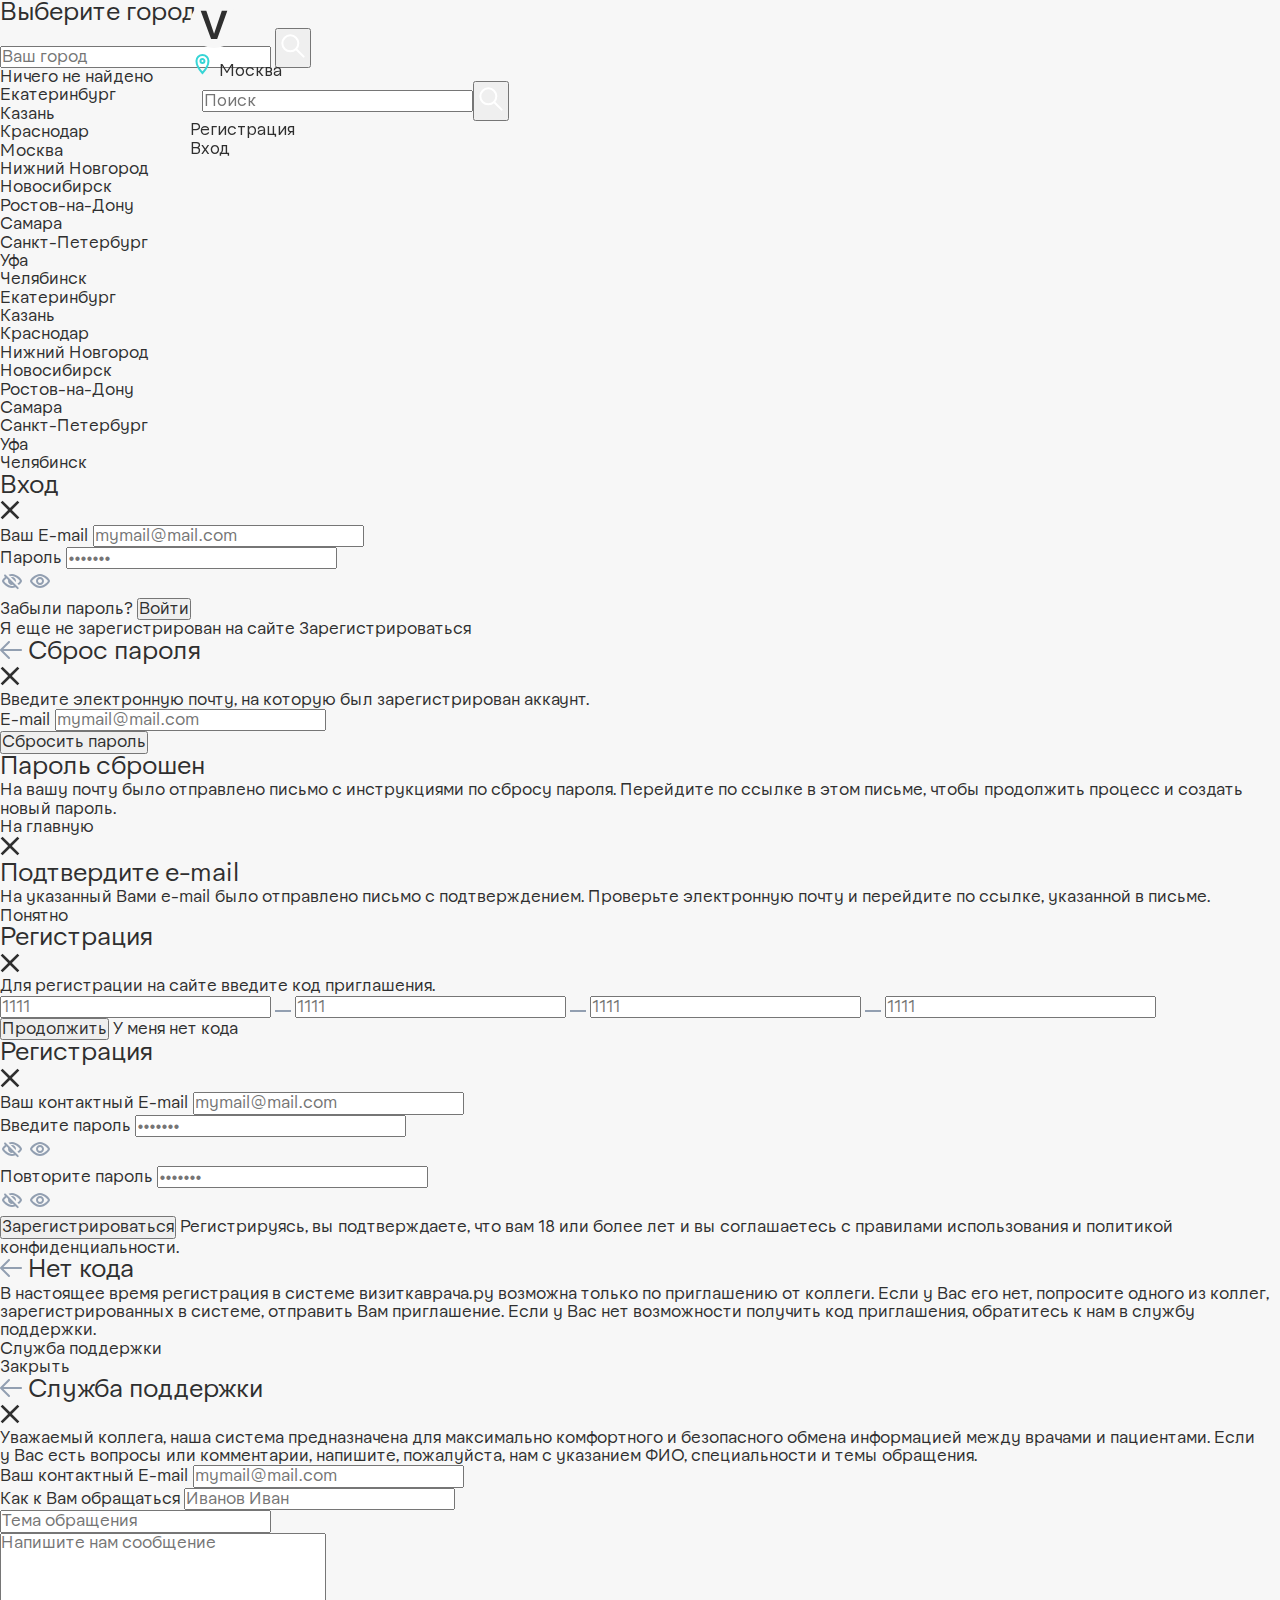
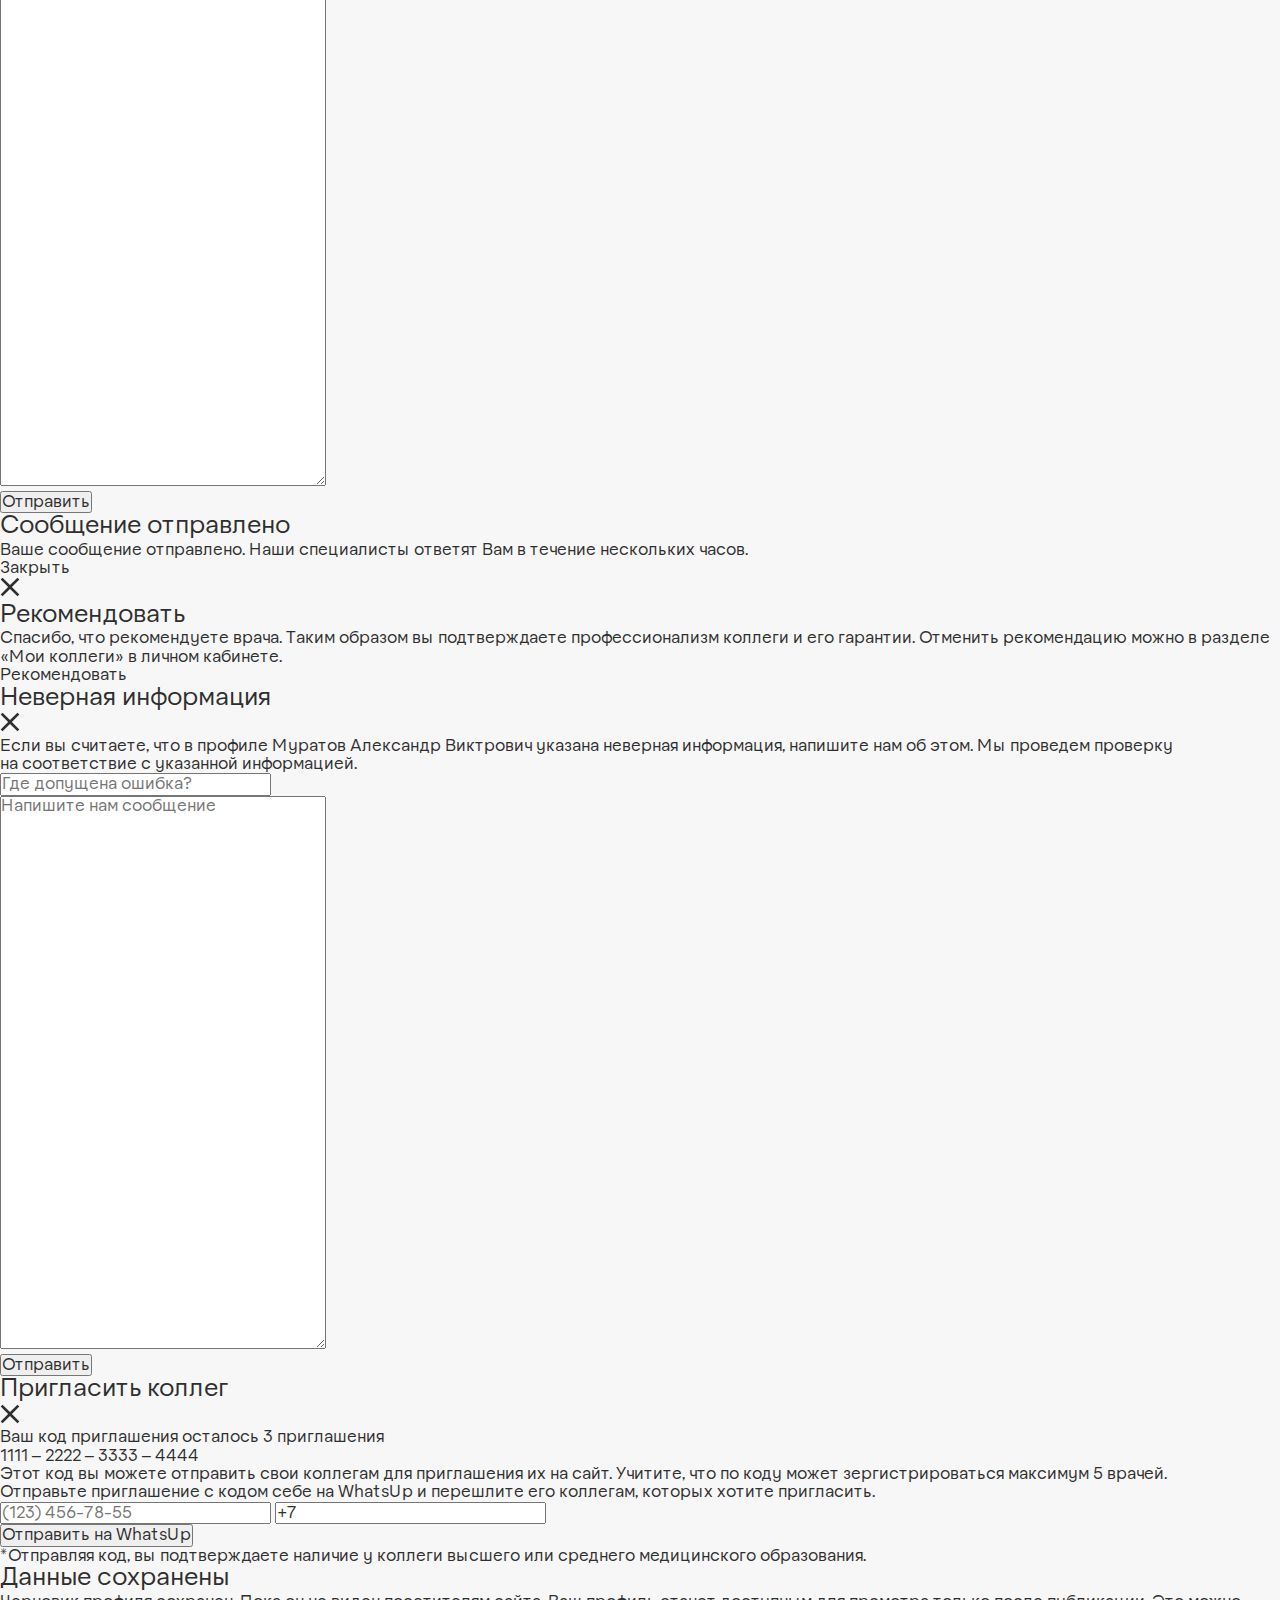
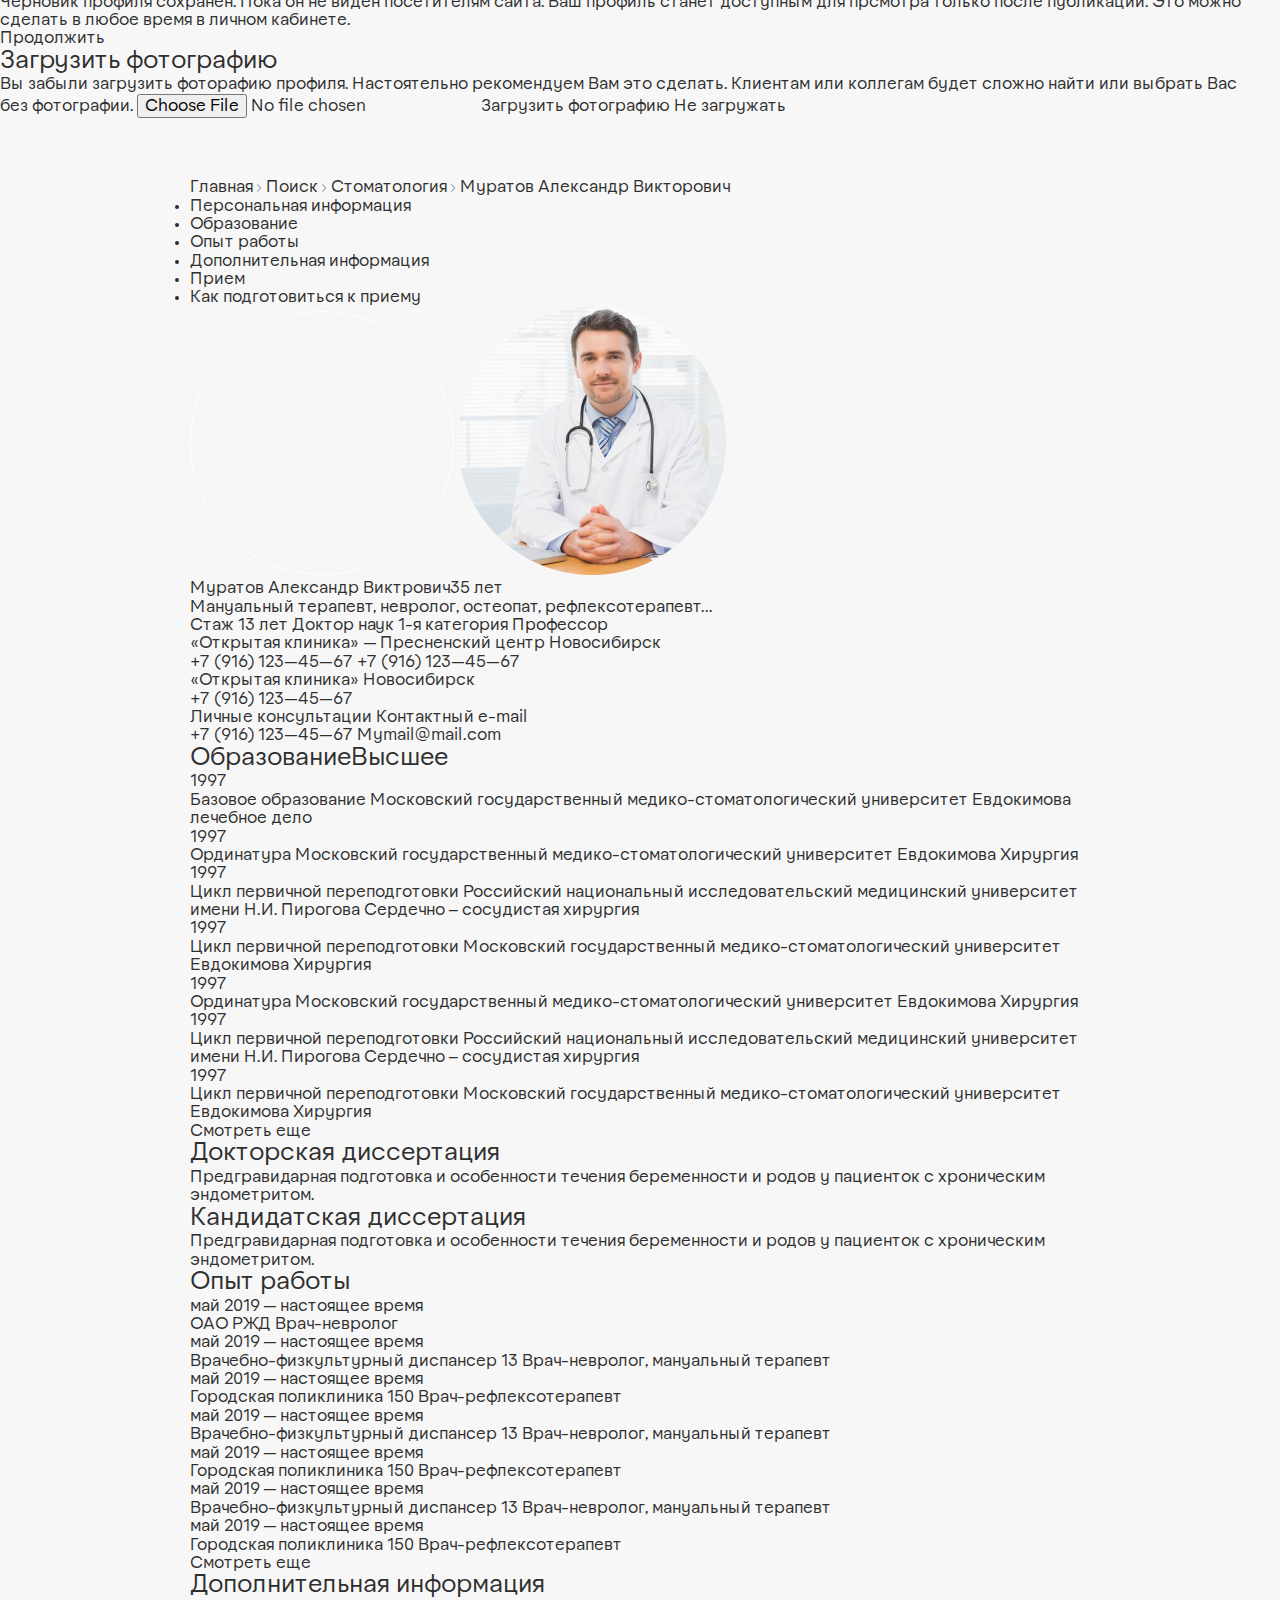
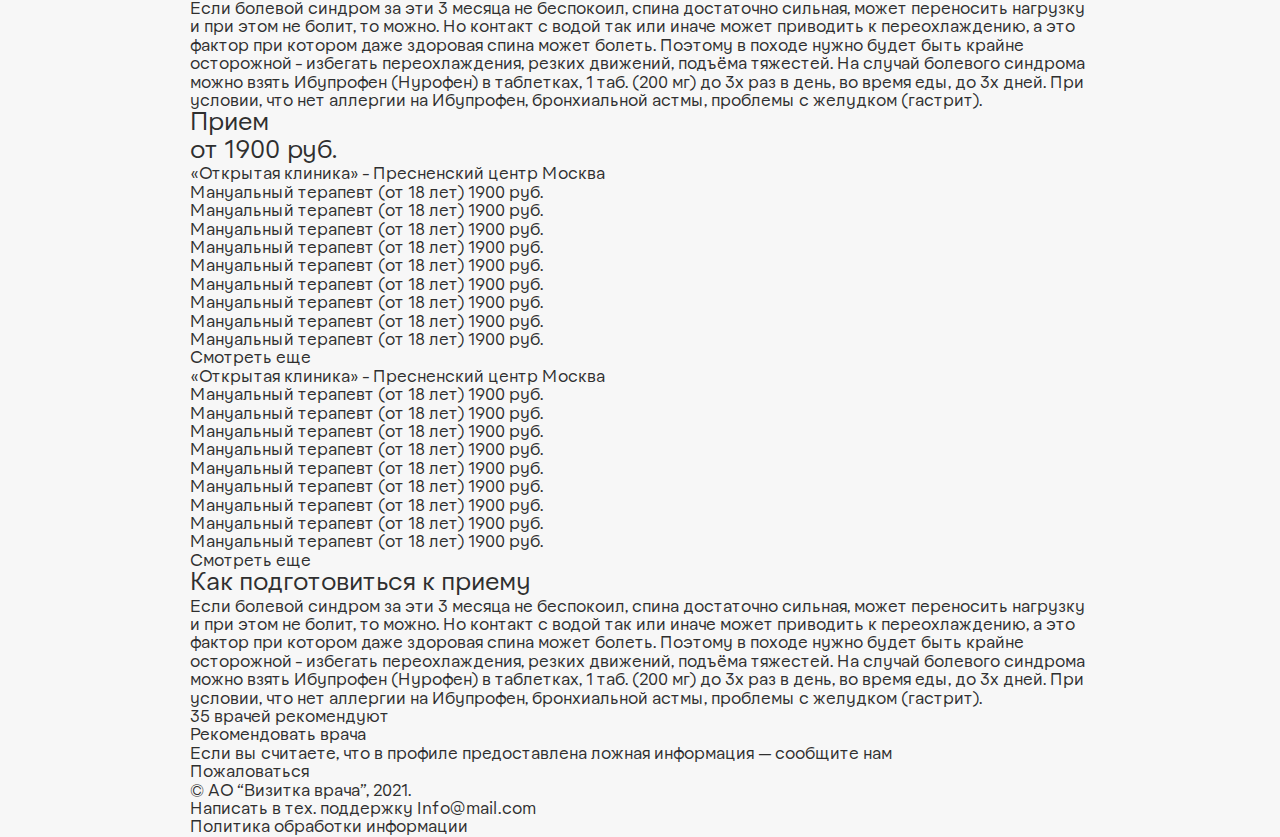
<file: doctor.html>
<!DOCTYPE html>
<html lang="en">

<head>
  <meta charset="UTF-8">
  <meta http-equiv="X-UA-Compatible" content="IE=edge">
  <meta name="viewport" content="width=device-width, initial-scale=1.0">
  <link rel="stylesheet" href="css/style.min.css">
  <title>Визитка врача</title>
</head>

<body>


  <!-- Выбор города -->
  <div class="modal modal-city">

    <div class="modal-wrap modal-city-wrap">
      <h2 class="modal-title">Выберите город</h2>

      <div role="search" method="get" class="modal-city-search search-form" action="#">
        <label>
          <span class="screen-reader-text">
          </span>
          <input type="text" class="search-field field modal-city-search__field js-searchInput" placeholder="Ваш город"
            id="modalCitySearchField" data-listWrapClass="modal-city-list" />

        </label>
        <button type="submit" class="search-submit btn modal-city-search__submit">
          <img src="img/icons/search-icon_white.svg" alt="" class="modal-city-search__icon">
        </button>
      </div>

      <ul class="modal-city-list">
        <li class="modal-city-item empty">Ничего не найдено</li>

        <li class="modal-city-item" onclick="chooseCity(event)">Екатеринбург</li>
        <li class="modal-city-item" onclick="chooseCity(event)">Казань</li>
        <li class="modal-city-item" onclick="chooseCity(event)">Краснодар</li>
        <li class="modal-city-item current" onclick="chooseCity(event)">Москва</li>
        <li class="modal-city-item" onclick="chooseCity(event)">Нижний Новгород</li>
        <li class="modal-city-item" onclick="chooseCity(event)">Новосибирск</liv>
        <li class="modal-city-item" onclick="chooseCity(event)">Ростов-на-Дону</liv>
        <li class="modal-city-item" onclick="chooseCity(event)">Самара</liv>
        <li class="modal-city-item" onclick="chooseCity(event)">Санкт-Петербург</liv>
        <li class="modal-city-item" onclick="chooseCity(event)">Уфа</liv>
        <li class="modal-city-item" onclick="chooseCity(event)">Челябинск</liv>
        <li class="modal-city-item" onclick="chooseCity(event)">Екатеринбург</li>
        <li class="modal-city-item" onclick="chooseCity(event)">Казань</li>
        <li class="modal-city-item" onclick="chooseCity(event)">Краснодар</li>
        <li class="modal-city-item" onclick="chooseCity(event)">Нижний Новгород</li>
        <li class="modal-city-item" onclick="chooseCity(event)">Новосибирск</liv>
        <li class="modal-city-item" onclick="chooseCity(event)">Ростов-на-Дону</liv>
        <li class="modal-city-item" onclick="chooseCity(event)">Самара</liv>
        <li class="modal-city-item" onclick="chooseCity(event)">Санкт-Петербург</liv>
        <li class="modal-city-item" onclick="chooseCity(event)">Уфа</liv>
        <li class="modal-city-item" onclick="chooseCity(event)">Челябинск</liv>

      </ul>


    </div>
  </div>

  <!-- Вход (+) -->
  <div class="modal modal-login ">

    <div class="modal-wrap modal-login-wrap">
      <h2 class="modal-title">Вход</h2>
      <div class="modal-close">
        <img src="img/icons/close-icon.svg" alt="">
      </div>
      <form role="login" method="get" class="modal-login-form" action="#" id="loginForm">
        <div class="input-block">
          <span class="input-block__hint">Ваш  E-mail</span>
          <input class="input-block__field field" type="email" name="email" placeholder="mymail@mail.com">
        </div>
        <div class="input-block password">
          <span class="input-block__hint">Пароль</span>
          <input class="input-block__field field pass" type="password" name="password"
            placeholder="&bull;&bull;&bull;&bull;&bull;&bull;&bull;">
          <div class="input-block__hidepassword">
            <img src="img/icons/password-off-icon.svg" alt="" class="input-block__hidepassword-icon active">
            <img src="img/icons/password-on-icon.svg" alt="" class="input-block__hidepassword-icon ">
          </div>
        </div>

        <span class="modal-login-forgot js-toReset ">Забыли пароль?</span>

        <input type="submit" value="Войти" class="login-submit form-submit modal-login-submit btn disabled">
      </form>

    </div>
    <div class="modal-wrap modal-login-info">
      <span class="modal-login-info__text">Я еще не зарегистрирован на сайте</span>
      <span class="modal-login-info__link js-toRegister">Зарегистрироваться</span>

    </div>
  </div>

  <!-- Сброс пароля (+) -->
  <div class="modal modal-reset ">

    <div class="modal-wrap modal-reset-wrap">

      <h2 class="modal-title"> <img src="img/icons/back-icon.svg" alt="" class="modal-back js-toLogin"> Сброс пароля
      </h2>
      <div class="modal-close">
        <img src="img/icons/close-icon.svg" alt="">
      </div>
      <form role="reset" method="get" class="modal-reset-form" action="#" id="resetPasswordForm">
        <span class="modal-reset-text">Введите электронную почту, на которую был зарегистрирован аккаунт.</span>

        <div class="input-block">
          <span class="input-block__hint"> E-mail</span>
          <input class="input-block__field field" type="email" name="email" id="" placeholder="mymail@mail.com">
        </div>


        <input type="submit" value="Сбросить пароль" class="login-submit form-submit disabled modal-reset-submit btn">
      </form>



    </div>

  </div>

  <!-- Пароль сброшен -->
  <div class="modal modal-notify ">

    <div class="modal-wrap modal-notify-wrap">

      <h2 class="modal-title"> Пароль сброшен</h2>

      <span class="modal-reset-text">На вашу почту было отправлено письмо с инструкциями по сбросу пароля. Перейдите
        по ссылке в этом письме, чтобы продолжить процесс и создать новый пароль.</span>

      <div class="btn  modal-notify-btn ">На главную</div>
    </div>

  </div>

  <!-- Подтвердите почту -->
  <div class="modal modal-notify ">

    <div class="modal-wrap modal-notify-wrap">
      <div class="modal-close">
        <img src="img/icons/close-icon.svg" alt="">
      </div>
      <h2 class="modal-title"> Подтвердите e-mail</h2>

      <span class="modal-reset-text">На указанный Вами e-mail было отправлено письмо с подтверждением. Проверьте
        электронную почту и перейдите по ссылке, указанной в письме.</span>
      <div class="btn modal-notify-btn ">Понятно</div>

    </div>

  </div>
  <!-- Регистрация. этап 1 (+) -->
  <div class="modal modal-code  ">

    <div class="modal-wrap modal-code-wrap">
      <h2 class="modal-title">Регистрация</h2>
      <div class="modal-close">
        <img src="img/icons/close-icon.svg" alt="">
      </div>
      <form method="get" class="modal-code-form" action="#" id="RegistrationCode">

        <span class="modal-code-text">Для регистрации на сайте введите код приглашения.</span>

        <div class="input-block input-block_code ">
          <!-- в это поле перезаписывается код без знаков тире. На это поле накладывается валидация  -->
          <input class="input-block__field field js-codeTrue" type="hidden" minlength="16" maxlength="16" id=""
            name="code">

          <!-- для вывода ошибки полям добавить класс invalid  (всем, кроме скрытого поля) -->
          <input class="input-block__field field code-field" type="text" maxlength="4" id="" placeholder="1111">
          <img src="img/icons/line-icon.svg" alt="" class="modal-code-line">
          <input class="input-block__field field code-field" type="text" maxlength="4" id="" placeholder="1111">
          <img src="img/icons/line-icon.svg" alt="" class="modal-code-line">
          <input class="input-block__field field code-field" type="text" maxlength="4" id="" placeholder="1111">
          <img src="img/icons/line-icon.svg" alt="" class="modal-code-line">
          <input class="input-block__field field code-field" type="text" maxlength="4" id="" placeholder="1111">

        </div>
        <!--  СООБЩЕНИЕ ОБ ОШИБКЕ -->
        <!-- <span class="input-block__invalid">Этот код уже был использован максимальное количество раз </span> -->

        <input type="submit" value="Продолжить" class="login-submit modal-code-submit btn js-sendCode disabled">
        <span class="modal-code-nocode js-toNocode ">У меня нет кода</span>

      </form>

    </div>
  </div>
  <!-- Регистрация. этап 2 (+) -->
  <div class="modal modal-register  ">

    <div class="modal-wrap modal-register-wrap ">
      <h2 class="modal-title">Регистрация</h2>
      <div class="modal-close">
        <img src="img/icons/close-icon.svg" alt="">
      </div>
      <form role="register" method="get" class="modal-register-form" action="#" id="registerForm">
        <div class="input-block">
          <span class="input-block__hint">Ваш контактный E-mail</span>
          <input class="input-block__field field" type="email" name="email" placeholder="mymail@mail.com">
        </div>
        <div class="input-block password">
          <span class="input-block__hint">Введите пароль</span>
          <input class="input-block__field field pass" type="password" name="password" id=""
            placeholder="&bull;&bull;&bull;&bull;&bull;&bull;&bull;">
          <div class="input-block__hidepassword">
            <img src="img/icons/password-off-icon.svg" alt="" class="input-block__hidepassword-icon active">
            <img src="img/icons/password-on-icon.svg" alt="" class="input-block__hidepassword-icon ">
          </div>
        </div>

        <div class="input-block password">
          <span class="input-block__hint">Повторите пароль</span>
          <input class="input-block__field field pass" type="password" name="confirmPassword" id=""
            placeholder="&bull;&bull;&bull;&bull;&bull;&bull;&bull;">
          <div class="input-block__hidepassword">
            <img src="img/icons/password-off-icon.svg" alt="" class="input-block__hidepassword-icon active">
            <img src="img/icons/password-on-icon.svg" alt="" class="input-block__hidepassword-icon ">
          </div>
        </div>

        <input type="submit" value="Зарегистрироваться"
          class="login-submit form-submit disabled modal-register-submit btn">
        <span class="modal-register-text">
          Регистрируясь, вы подтверждаете, что вам 18 или более лет и вы соглашаетесь c
          <a href="#" target="_blank" class="primary">правилами использования </a> и <a href="privacy.html"
            target="_blank" class="primary">политикой
            конфиденциальности</a>.
        </span>
      </form>

    </div>

  </div>
  <!-- У меня нет кода -->
  <div class="modal modal-nocode ">

    <div class="modal-wrap modal-nocode-wrap">

      <h2 class="modal-title"> <img src="img/icons/back-icon.svg" alt="" class="modal-back js-toRegister"> Нет кода
      </h2>

      <span class="modal-nocode-text">
        В настоящее время регистрация в системе визиткаврача.ру возможна только по приглашению от коллеги. Если у Вас
        его нет, попросите одного из коллег, зарегистрированных в системе, отправить Вам приглашение.
      </span>

      <span class="modal-nocode-text">
        Если у Вас нет возможности получить код приглашения, обратитесь к нам в службу поддержки.
      </span>


      <div class="btn-light js-toSupport">Служба поддержки</div>
      <div class="modal-nocode-close btn">Закрыть</div>


    </div>

  </div>

  <!-- Служба поддержки (+) -->
  <div class="modal modal-support ">

    <div class="modal-wrap modal-support-wrap">

      <h2 class="modal-title"> <img src="img/icons/back-icon.svg" alt="" class="modal-back js-toNocode"> Служба
        поддержки
      </h2>
      <div class="modal-close">
        <img src="img/icons/close-icon.svg" alt="">
      </div>
      <span class="modal-nocode-text">
        Уважаемый коллега, наша система предназначена для максимально комфортного и безопасного обмена информацией между
        врачами и пациентами. Если у Вас есть вопросы или комментарии, напишите, пожалуйста, нам с указанием ФИО,
        специальности и темы обращения.
      </span>

      <form method="get" class="modal-support-form" action="#" id="supportForm">

        <div class="input-block">
          <span class="input-block__hint">Ваш контактный E-mail</span>
          <input class="input-block__field field" type="email" name="email" placeholder="mymail@mail.com">
        </div>
        <div class="input-block">
          <span class="input-block__hint">Как к Вам обращаться</span>
          <input class="input-block__field field" type="text" name="userName" id="nameTemp" placeholder="Иванов Иван">
        </div>

        <div class="input-block select-wrap">

          <div class="select">
            <div class="select__head">
              <input type="text" name="theme" autocomplete="off" readonly placeholder="Тема обращения" class="field">
            </div>


            <ul class="select__list" style="display: none;">
              <li class="select__item">Что-то </li>
              <li class="select__item">Что-то </li>
              <li class="select__item">Что-то </li>
              <li class="select__item">Что-то </li>
              <li class="select__item">Что-то </li>
              <li class="select__item">Что-то </li>
            </ul>
          </div>
        </div>


        <div class="input-block">
          <textarea class="input-block__field textarea field" name="message" id="" cols="30" rows="30"
            placeholder="Напишите нам сообщение"></textarea>
        </div>

        <input type="submit" value="Отправить" class="login-submit form-submit modal-support-submit btn disabled">
      </form>

    </div>

  </div>

  <!-- Сообщение отправлено -->
  <div class="modal modal-notify  ">

    <div class="modal-wrap modal-notify-wrap">

      <h2 class="modal-title"> Сообщение отправлено</h2>

      <span class="modal-reset-text">Ваше сообщение отправлено. Наши специалисты ответят Вам в течение нескольких
        часов.</span>
      <div class="btn modal-notify-btn ">Закрыть</div>

    </div>

  </div>

  <!-- Рeкомендовать -->
  <div class="modal modal-recommend ">
    <div class="modal-wrap modal-notify-wrap">
      <div class="modal-close">
        <img src="img/icons/close-icon.svg" alt="">
      </div>
      <h2 class="modal-title"> Рeкомендовать</h2>
      <span class="modal-reset-text">
        Спасибо, что рекомендуете врача. Таким образом вы&nbsp;подтверждаете профессионализм коллеги и&nbsp;его
        гарантии.
      </span>
      <span class="modal-reset-text">
        Отменить рекомендацию можно в&nbsp;разделе &laquo;Мои коллеги&raquo; в&nbsp;личном кабинете.
      </span>
      <div class="btn modal-notify-btn ">Рeкомендовать</div>
    </div>
  </div>

  <!-- Отправка жалобы  -->
  <div class="modal modal-complain  ">
    <div class="modal-wrap modal-complain-wrap">
      <h2 class="modal-title">
        Неверная информация
      </h2>
      <div class="modal-close">
        <img src="img/icons/close-icon.svg" alt="">
      </div>
      <span class="modal-complain__text">Если вы считаете, что в профиле</span>
      <span class="modal-complain__account">Муратов Александр Виктрович</span>
      <span class="modal-complain__text">
        указана неверная информация, напишите нам об этом. Мы проведем проверку на соответствие с указанной информацией.
      </span>

      <form method="get" class="modal-support-form" action="#" id="complainForm">

        <div class="input-block select-wrap">

          <div class="select">
            <div class="select__head">
              <input type="text" name="mistake" autocomplete="off" readonly placeholder="Где допущена ошибка?"
                class="field">
            </div>


            <ul class="select__list" style="display: none;">
              <li class="select__item">Что-то </li>
              <li class="select__item">Что-то </li>
              <li class="select__item">Что-то </li>
              <li class="select__item">Что-то </li>
              <li class="select__item">Что-то </li>
              <li class="select__item">Что-то </li>
            </ul>
          </div>
        </div>
        <div class="input-block">
          <textarea class="input-block__field textarea field" name="message" id="" cols="30" rows="30"
            placeholder="Напишите нам сообщение"></textarea>
        </div>
        <input type="submit" value="Отправить" class="login-submit form-submit  modal-support-submit btn disabled">
      </form>
    </div>
  </div>

  <!-- Пригласить коллег (+) -->
  <div class="modal modal-invite">

    <div class="modal-wrap modal-invite-wrap">
      <h2 class="modal-title">
        Пригласить коллег
      </h2>
      <div class="modal-close">
        <img src="img/icons/close-icon.svg" alt="">
      </div>
      <div class="invite-card">

        <div class="invite-card__head">
          <span class="invite-card__title">Ваш код приглашения</span>
          <span class="invite-card__count">осталось 3 приглашения</span>
        </div>
        <div class="invite-card__code">
          <span>1111 – 2222 – 3333 – 4444</span>
        </div>
        <div class="invite-card__info">
          <div class="invite-card__text">
            <p>
              Этот код вы&nbsp;можете отправить свои коллегам для приглашения их&nbsp;на&nbsp;сайт. Учитите, что
              по&nbsp;коду может зергистрироваться максимум 5&nbsp;врачей.
            </p>
            <p>
              Отправьте приглашение с&nbsp;кодом себе на&nbsp;WhatsUp и&nbsp;перешлите его коллегам, которых хотите
              пригласить.
            </p>
          </div>

          <form action="#" class="invite-card__phone" id="inviteModalForm">
            <div class="input-block phone">
              <input type="phone" placeholder="(123) 456-78-55" name="phone" minlength="15" maxlength="15"
                class="input-block__field phone field">
              <input type="text" readonly class="phone-code " value="+7">

            </div>
            <input type="submit" value="Отправить на WhatsUp" class="btn-light form-submit invite-card__btn disabled">
          </form>
          <div class="invite-card__text">
            <p>
              *Отправляя код, вы&nbsp;подтверждаете наличие у&nbsp;коллеги высшего или среднего медицинского
              образования.
            </p>

          </div>
        </div>
      </div>

    </div>
  </div>

  <!-- Данные сохранены -->
  <div class="modal modal-saved  ">
    <div class="modal-wrap modal-nocode-wrap">
      <h2 class="modal-title"> Данные сохранены
      </h2>

      <span class="modal-nocode-text">
        Черновик профиля сохранен. Пока он не виден посетителям сайта. Ваш профиль станет доступным для прсмотра только
        после публикации. Это можно сделать в любое время в личном кабинете.
      </span>

      <div class="modal-saved-close btn">Продолжить</div>
    </div>
  </div>

  <!-- Вы забыли добавить фотографию -->
  <div class="modal modal-setavatar ">
    <div class="modal-wrap modal-nocode-wrap">
      <h2 class="modal-title"> Загрузить фотографию
      </h2>

      <span class="modal-nocode-text">
        Вы забыли загрузить фоторафию профиля. Настоятельно рекомендуем Вам это сделать. Клиентам или коллегам будет
        сложно найти или выбрать Вас без фотографии.
      </span>

      <input type="file" id="modalPhoto" class="modal-setavatar__file">
      <label for="modalPhoto" class="modal-setavatar__label btn">
        Загрузить фотографию
      </label>
      <span class="modal-setavatar__text  modal-setavatar-close">Не загружать</span>

    </div>
  </div>

  <header class="header ">
    <div class="wrap content-flex">
      <a href="index.html" class="logo">
        <img src="img/icons/logo.svg" alt="Визитка Врача">
      </a>
      <div class="city toModal js-toChooseCity">
        <img src="img/icons/city-icon.svg" alt="">
        <span class="name">Москва</span>
      </div>
      <form role="search" method="get" class="header-search search-form " action="#">
        <label>
          <span class="screen-reader-text">
          </span>
          <input type="text" class="search-field field header-search__field " placeholder="Поиск" maxlength="70" />


        </label>
        <button type="submit" class="header-search__submit">
          <img src="img/icons/search-icon_white.svg" alt="" class="header-search__icon">
        </button>
      </form>
      <div class="buttons content-flex">
        <div class="signup js-toRegister">
          Регистрация
        </div>
        <div class="login btn js-toLogin">
          Вход
        </div>
      </div>
    </div>
  </header>

  <main class="main ">
    <section class="section profile">

      <div class="wrap">
        <div class="section-nav">
          <a href="#"> Главная </a>
          <img src="img/icons/arrow-icon.svg" alt="">
          <a href="#"> Поиск </a>
          <img src="img/icons/arrow-icon.svg" alt="">
          <a href="#"> Стоматология </a>
          <img src="img/icons/arrow-icon.svg" alt="">
          <a href="#"> Муратов Александр Викторович </a>
        </div>
      </div>
      <div class="wrap content-flex">
        <div class="sidebar ">
          <div class="profile-nav">
            <nav>
              <li class="profile-nav__item current"><a href="#personalNav" class="anchor">Персональная информация</a>
              </li>
              <li class="profile-nav__item "><a href="#specialityNav" class="anchor">Образование</a></li>
              <li class="profile-nav__item "><a href="#jobNav" class="anchor">Опыт работы</a></li>
              <li class="profile-nav__item "><a href="#moreNav" class="anchor">Дополнительная информация </a></li>
              <li class="profile-nav__item "><a href="#appointmentNav" class="anchor">Прием</a></li>
              <li class="profile-nav__item "><a href="#prepareNav" class="anchor">Как подготовиться к&nbsp;приему</a>
              </li>
            </nav>
          </div>
        </div>
        <div class="content">
          <div class="profile-box profile-info" id="personalNav">
            <div class="profile-img">
              <img src="img/profile/profile-line-icon.svg" alt="" class="line">
              <img src="img/profile/profile-img.png" alt="">
            </div>
            <div class="profile-descr">
              <span class="profile-info__name">Муратов Александр Виктрович<span class="age">35 лет</span></span>
              <p class="profile-info__descr">
                Мануальный терапевт, невролог, остеопат, рефлексотерапевт...
              </p>
              <div class="profile-info__facts">
                <span>Стаж 13&nbsp;лет</span>
                <span>Доктор наук</span>
                <span>1-я категория</span>
                <span>Профессор</span>
              </div>
              <div class="profile-info__contacts">
                <div class="profile-info__contacts-info">
                  <span class="name">&laquo;Открытая клиника&raquo;&nbsp;&mdash; Пресненский центр</span>
                  <span class="profile-info__contacts-city">Новосибирск</span>
                </div>
                <div class="profile-info__contacts-links">
                  <a href="tel:+79161234567">+7 (916) 123&mdash;45&mdash;67</a>
                  <a href="tel:+79161234567">+7 (916) 123&mdash;45&mdash;67</a>
                </div>
              </div>
              <div class="profile-info__contacts">
                <div class="profile-info__contacts-info">
                  <span class="name">&laquo;Открытая клиника&raquo; </span>
                  <span class="profile-info__contacts-city">Новосибирск</span>
                </div>
                <div class="profile-info__contacts-links">
                  <a href="tel:+79161234567">+7 (916) 123&mdash;45&mdash;67</a>
                </div>
              </div>
              <div class="profile-info__line">
              </div>
              <div class="profile-info__contacts">
                <div class="profile-info__contacts-info">
                  <span class="name ">Личные консультации</span>
                  <span class="name">Контактный e-mail</span>
                </div>
                <div class="profile-info__contacts-links">
                  <a href="tel:+79161234567">+7 (916) 123&mdash;45&mdash;67</a>
                  <a href="mailto:Mymail@mail.com">Mymail@mail.com</a>
                </div>
              </div>
            </div>
          </div>

          <div class="profile-box profile-education" id="specialityNav">
            <h2 class="profile-box__title">
              Образование<span class="profile-education__type">Высшее</span>
            </h2>
            <div class="profile-education__wrap">

              <div class="profile-education__list">

                <div class="profile-education__item js-education opened base">
                  <div class="profile-education__date">
                    <span>1997</span>
                  </div>
                  <div class="profile-education__descr">
                    <span class="type">Базовое образование</span>
                    <span class="text">Московский государственный медико-стоматологический университет Евдокимова</span>
                    <span class="program">лечебное дело</span>
                  </div>
                </div>
                <div class="profile-education__item js-education opened">
                  <div class="profile-education__date">
                    <span>1997</span>
                  </div>
                  <div class="profile-education__descr">
                    <span class="type">Ординатура</span>
                    <span class="text">Московский государственный медико-стоматологический университет Евдокимова</span>
                    <span class="program">Хирургия</span>
                  </div>
                </div>
                <div class="profile-education__item js-education opened">
                  <div class="profile-education__date">
                    <span>1997</span>
                  </div>
                  <div class="profile-education__descr">
                    <span class="type">Цикл первичной переподготовки</span>
                    <span class="text">Российский национальный исследовательский медицинский университет имени Н.И.
                      Пирогова</span>
                    <span class="program">Сердечно – сосудистая хирургия</span>
                  </div>
                </div>
                <div class="profile-education__item js-education opened">
                  <div class="profile-education__date">
                    <span>1997</span>
                  </div>
                  <div class="profile-education__descr">
                    <span class="type">Цикл первичной переподготовки</span>
                    <span class="text">Московский государственный медико-стоматологический университет Евдокимова</span>
                    <span class="program">Хирургия</span>
                  </div>
                </div>

                <div class="profile-education__item js-education ">
                  <div class="profile-education__date">
                    <span>1997</span>
                  </div>
                  <div class="profile-education__descr">
                    <span class="type">Ординатура</span>
                    <span class="text">Московский государственный медико-стоматологический университет Евдокимова</span>
                    <span class="program">Хирургия</span>
                  </div>
                </div>
                <div class="profile-education__item js-education ">
                  <div class="profile-education__date">
                    <span>1997</span>
                  </div>
                  <div class="profile-education__descr">
                    <span class="type">Цикл первичной переподготовки</span>
                    <span class="text">Российский национальный исследовательский медицинский университет имени Н.И.
                      Пирогова</span>
                    <span class="program">Сердечно – сосудистая хирургия</span>
                  </div>
                </div>
                <div class="profile-education__item js-education ">
                  <div class="profile-education__date">
                    <span>1997</span>
                  </div>
                  <div class="profile-education__descr">
                    <span class="type">Цикл первичной переподготовки</span>
                    <span class="text">Московский государственный медико-стоматологический университет Евдокимова</span>
                    <span class="program">Хирургия</span>
                  </div>
                </div>

              </div>

              <div class="profile-education__more js-moreEducation">
                Смотреть еще
              </div>

            </div>

            <h2 class="profile-box__title">
              Докторская диссертация
            </h2>
            <p class="profile-box__text">
              Предгравидарная подготовка и&nbsp;особенности течения беременности и&nbsp;родов у&nbsp;пациенток
              с&nbsp;хроническим
              эндометритом.
            </p>
            <h2 class="profile-box__title">
              Кандидатская диссертация
            </h2>
            <p class="profile-box__text">
              Предгравидарная подготовка и&nbsp;особенности течения беременности и&nbsp;родов у&nbsp;пациенток
              с&nbsp;хроническим
              эндометритом.
            </p>
          </div>
          <div class="profile-box profile-experiance" id="jobNav">
            <h2 class="profile-box__title">
              Опыт работы
            </h2>
            <div class="profile-education__wrap experiance ">

              <div class="profile-education__item experiance-item opened">
                <div class="profile-education__date">
                  <span>май 2019 &mdash; настоящее&nbsp;время</span>
                </div>
                <div class="profile-education__descr">
                  <span class="text">ОАО РЖД</span>
                  <span class="program">Врач-невролог</span>
                </div>
              </div>
              <div class="profile-education__item experiance-item opened">
                <div class="profile-education__date">
                  <span>май 2019 &mdash; настоящее&nbsp;время</span>
                </div>
                <div class="profile-education__descr">
                  <span class="text">Врачебно-физкультурный диспансер 13</span>
                  <span class="program">Врач-невролог, мануальный терапевт</span>
                </div>
              </div>
              <div class="profile-education__item experiance-item">
                <div class="profile-education__date">
                  <span>май 2019 &mdash; настоящее&nbsp;время</span>
                </div>
                <div class="profile-education__descr">
                  <span class="text">Городская поликлиника 150</span>
                  <span class="program">Врач-рефлексотерапевт</span>
                </div>
              </div>
              <div class="profile-education__item experiance-item">
                <div class="profile-education__date">
                  <span>май 2019 &mdash; настоящее&nbsp;время</span>
                </div>
                <div class="profile-education__descr">
                  <span class="text">Врачебно-физкультурный диспансер 13</span>
                  <span class="program">Врач-невролог, мануальный терапевт</span>
                </div>
              </div>
              <div class="profile-education__item experiance-item">
                <div class="profile-education__date">
                  <span>май 2019 &mdash; настоящее&nbsp;время</span>
                </div>
                <div class="profile-education__descr">
                  <span class="text">Городская поликлиника 150</span>
                  <span class="program">Врач-рефлексотерапевт</span>
                </div>
              </div>
              <div class="profile-education__item experiance-item">
                <div class="profile-education__date">
                  <span>май 2019 &mdash; настоящее&nbsp;время</span>
                </div>
                <div class="profile-education__descr">
                  <span class="text">Врачебно-физкультурный диспансер 13</span>
                  <span class="program">Врач-невролог, мануальный терапевт</span>
                </div>
              </div>
              <div class="profile-education__item experiance-item">
                <div class="profile-education__date">
                  <span>май 2019 &mdash; настоящее&nbsp;время</span>
                </div>
                <div class="profile-education__descr">
                  <span class="text">Городская поликлиника 150</span>
                  <span class="program">Врач-рефлексотерапевт</span>
                </div>
              </div>

              <div class="profile-education__more js-experiance-more">
                Смотреть еще
              </div>
            </div>

          </div>
          <!-- Дополнительная информация -->
          <div class="profile-box " id="moreNav">
            <h2 class="profile-box__title">Дополнительная информация</h2>
            <p class="profile-box__text">
              Если болевой синдром за&nbsp;эти 3&nbsp;месяца не&nbsp;беспокоил, спина достаточно сильная, может
              переносить нагрузку и
              при этом не&nbsp;болит, то&nbsp;можно. Но&nbsp;контакт с&nbsp;водой так или иначе может приводить
              к&nbsp;переохлаждению, а&nbsp;это
              фактор при котором даже здоровая спина может болеть. Поэтому в&nbsp;походе нужно будет быть крайне
              осторожной -
              избегать переохлаждения, резких движений, подъёма тяжестей. На&nbsp;случай болевого синдрома можно взять
              Ибупрофен (Нурофен) в&nbsp;таблетках, 1&nbsp;таб. (200&nbsp;мг) до&nbsp;3х&nbsp;раз в&nbsp;день,
              во&nbsp;время еды, до&nbsp;3х&nbsp;дней. При условии,
              что нет аллергии на&nbsp;Ибупрофен, бронхиальной астмы, проблемы с&nbsp;желудком (гастрит).
            </p>
          </div>

          <div class="profile-box profile-appointment" id="appointmentNav">
            <h2 class="profile-box__title">
              Прием<div class="profile-appointment__price">от 1900 руб.</div>
            </h2>
            <div class="profile-appointment__wrap">
              <div class="profile-appointment__item">
                <div class="place">
                  <span class="place-name">«Открытая клиника» - Пресненский центр</span>
                  <span class="place-city">Москва</span>
                </div>

                <div class="descr js-appointmentMoreWrap">
                  <div class="descr-item opened">
                    <span class="descr-item__name">Мануальный терапевт (от 18 лет)</span>
                    <span class="descr-item__price">1900 <span> руб. </span></span>
                  </div>
                  <div class="descr-item opened">
                    <span class="descr-item__name">Мануальный терапевт (от 18 лет)</span>
                    <span class="descr-item__price">1900 <span> руб. </span></span>
                  </div>
                  <div class="descr-item opened">
                    <span class="descr-item__name">Мануальный терапевт (от 18 лет)</span>
                    <span class="descr-item__price">1900 <span> руб. </span></span>
                  </div>
                  <div class="descr-item">
                    <span class="descr-item__name">Мануальный терапевт (от 18 лет)</span>
                    <span class="descr-item__price">1900 <span> руб. </span></span>
                  </div>
                  <div class="descr-item">
                    <span class="descr-item__name">Мануальный терапевт (от 18 лет)</span>
                    <span class="descr-item__price">1900 <span> руб. </span></span>
                  </div>
                  <div class="descr-item">
                    <span class="descr-item__name">Мануальный терапевт (от 18 лет)</span>
                    <span class="descr-item__price">1900 <span> руб. </span></span>
                  </div>
                  <div class="descr-item">
                    <span class="descr-item__name">Мануальный терапевт (от 18 лет)</span>
                    <span class="descr-item__price">1900 <span> руб. </span></span>
                  </div>
                  <div class="descr-item">
                    <span class="descr-item__name">Мануальный терапевт (от 18 лет)</span>
                    <span class="descr-item__price">1900 <span> руб. </span></span>
                  </div>
                  <div class="descr-item">
                    <span class="descr-item__name">Мануальный терапевт (от 18 лет)</span>
                    <span class="descr-item__price">1900 <span> руб. </span></span>
                  </div>

                  <span class="descr-more js-appointmentMore">
                    Смотреть еще
                  </span>
                </div>
              </div>
              <div class="profile-appointment__item">
                <div class="place">
                  <span class="place-name">«Открытая клиника» - Пресненский центр</span>
                  <span class="place-city">Москва</span>
                </div>

                <div class="descr js-appointmentMoreWrap">
                  <div class="descr-item opened">
                    <span class="descr-item__name">Мануальный терапевт (от 18 лет)</span>
                    <span class="descr-item__price">1900 <span> руб. </span></span>
                  </div>
                  <div class="descr-item opened">
                    <span class="descr-item__name">Мануальный терапевт (от 18 лет)</span>
                    <span class="descr-item__price">1900 <span> руб. </span></span>
                  </div>
                  <div class="descr-item opened">
                    <span class="descr-item__name">Мануальный терапевт (от 18 лет)</span>
                    <span class="descr-item__price">1900 <span> руб. </span></span>
                  </div>
                  <div class="descr-item">
                    <span class="descr-item__name">Мануальный терапевт (от 18 лет)</span>
                    <span class="descr-item__price">1900 <span> руб. </span></span>
                  </div>
                  <div class="descr-item">
                    <span class="descr-item__name">Мануальный терапевт (от 18 лет)</span>
                    <span class="descr-item__price">1900 <span> руб. </span></span>
                  </div>
                  <div class="descr-item">
                    <span class="descr-item__name">Мануальный терапевт (от 18 лет)</span>
                    <span class="descr-item__price">1900 <span> руб. </span></span>
                  </div>
                  <div class="descr-item">
                    <span class="descr-item__name">Мануальный терапевт (от 18 лет)</span>
                    <span class="descr-item__price">1900 <span> руб. </span></span>
                  </div>
                  <div class="descr-item">
                    <span class="descr-item__name">Мануальный терапевт (от 18 лет)</span>
                    <span class="descr-item__price">1900 <span> руб. </span></span>
                  </div>
                  <div class="descr-item">
                    <span class="descr-item__name">Мануальный терапевт (от 18 лет)</span>
                    <span class="descr-item__price">1900 <span> руб. </span></span>
                  </div>

                  <span class="descr-more js-appointmentMore">
                    Смотреть еще
                  </span>
                </div>
              </div>
            </div>
          </div>
          <!-- Как подготовиться к приему -->
          <div class="profile-box" id="prepareNav">
            <h2 class="profile-box__title">Как подготовиться к&nbsp;приему</h2>
            <p class="profile-box__text">
              Если болевой синдром за&nbsp;эти 3&nbsp;месяца не&nbsp;беспокоил, спина достаточно сильная, может
              переносить нагрузку и
              при этом не&nbsp;болит, то&nbsp;можно. Но&nbsp;контакт с&nbsp;водой так или иначе может приводить
              к&nbsp;переохлаждению, а&nbsp;это
              фактор при котором даже здоровая спина может болеть. Поэтому в&nbsp;походе нужно будет быть крайне
              осторожной -
              избегать переохлаждения, резких движений, подъёма тяжестей. На&nbsp;случай болевого синдрома можно взять
              Ибупрофен (Нурофен) в&nbsp;таблетках, 1&nbsp;таб. (200&nbsp;мг) до&nbsp;3х&nbsp;раз в&nbsp;день,
              во&nbsp;время еды, до&nbsp;3х&nbsp;дней. При условии,
              что нет аллергии на&nbsp;Ибупрофен, бронхиальной астмы, проблемы с&nbsp;желудком (гастрит).
            </p>
          </div>

          <div class="profile-box profile-box__recommend">
            <div class="profile-recommend">
              <div class="profile-recommend__text">
                <span class="count">35</span>
                <span>врачей рекомендуют</span>
              </div>
              <div class="profile-recommend__btn js-toRecommend">Рекомендовать врача</div>
            </div>
            <div class="profile-complain">
              <span class="profile-complain__text">
                Если вы&nbsp;считаете, что в&nbsp;профиле предоставлена ложная информация&nbsp;&mdash; сообщите нам
              </span>
              <div class="profile-complain__btn js-toComplain">
                Пожаловаться
              </div>
            </div>
          </div>

        </div>
      </div>
    </section>
  </main>

  <footer class="footer">
    <div class="wrap content-flex between">
      <div class="footer-item">
        © AО “Визитка врача”, 2021.
      </div>

      <div class="footer-item">
        <span class="js-toSupport js-supportEmpty link"> Написать в тех. поддержку</span>
        <a href="mailto:Info@mail.com" class="link">Info@mail.com</a>
      </div>

      <a href="privacy.html" target="_blank" class="footer-item link">
        Политика обработки информации
      </a>

    </div>
  </footer>
  <script src="js/jquery.js"></script>
  <script src="js/droplist.js"></script>
  <script src="js/jquery.mask.min.js"></script>
  <script src="js/jquery.validate.min.js"></script>
  <script src="js/main.js"></script>
</body>

</html>
</file>
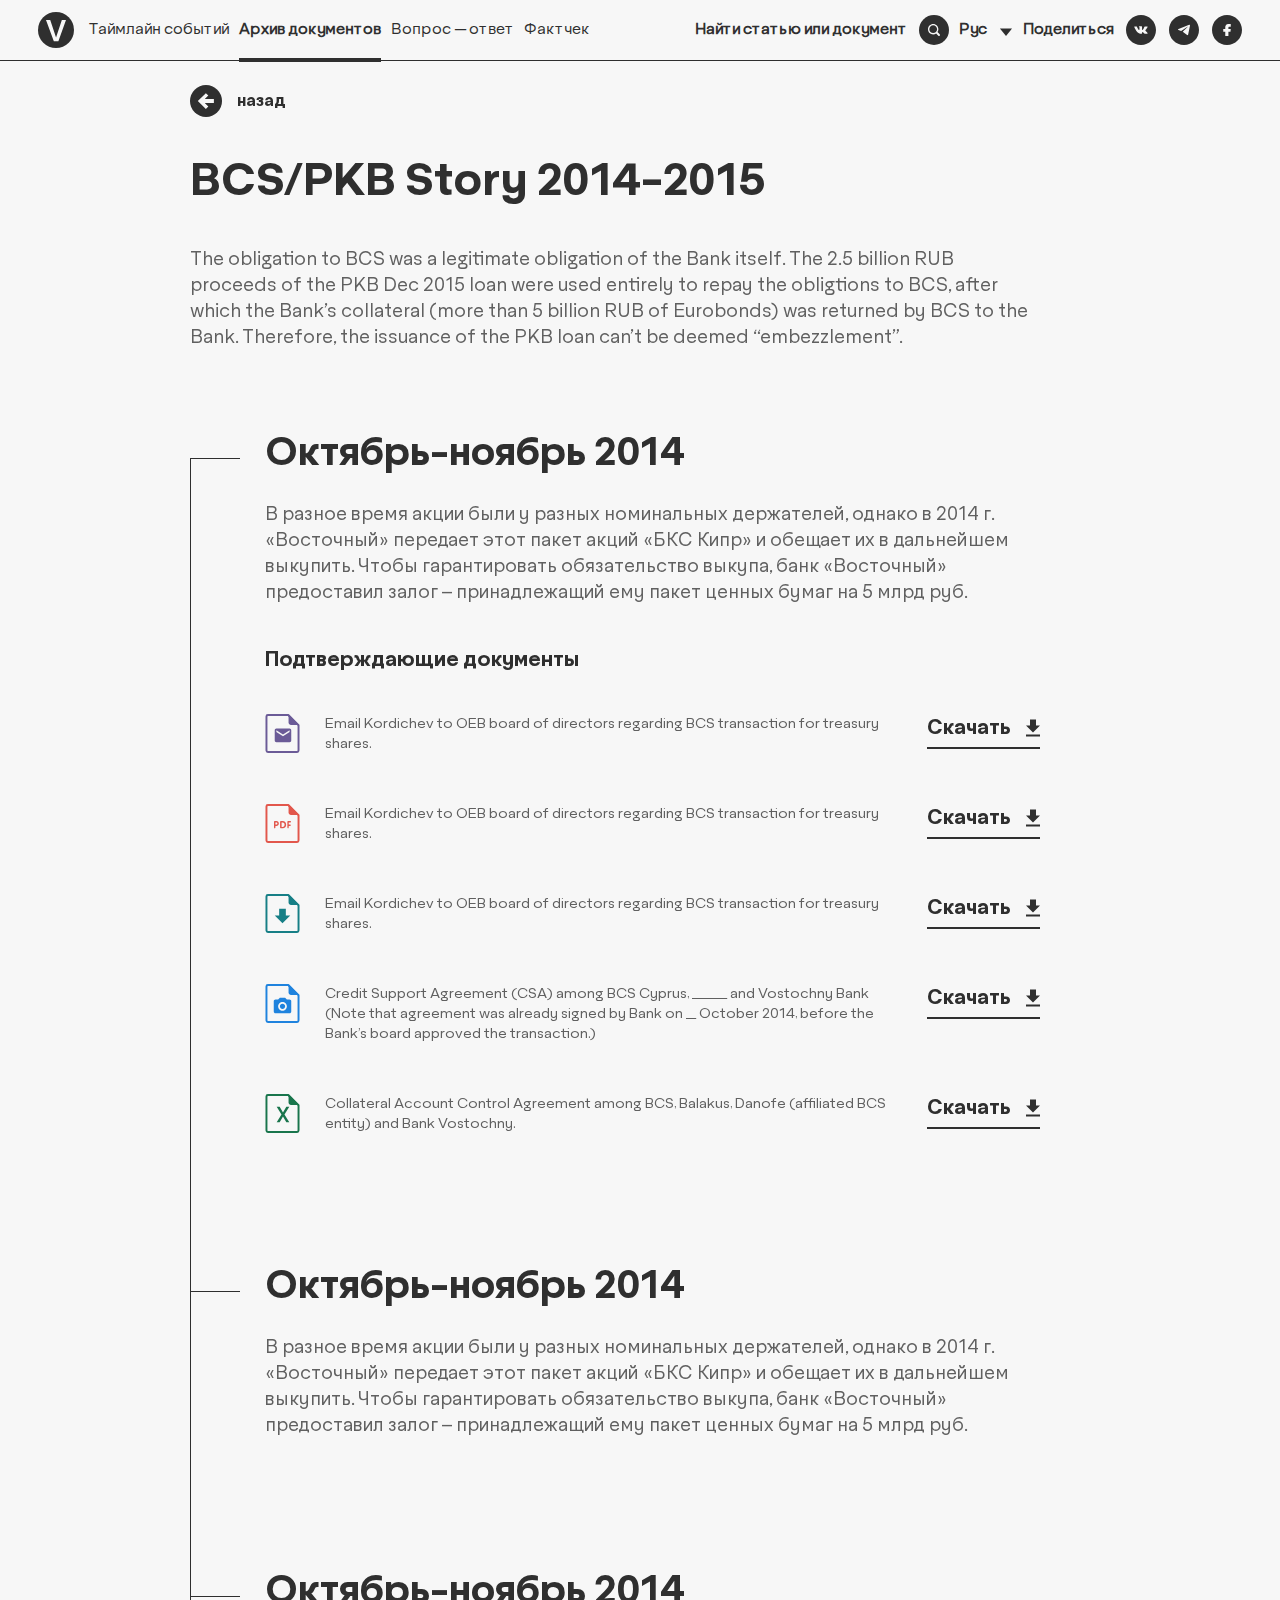
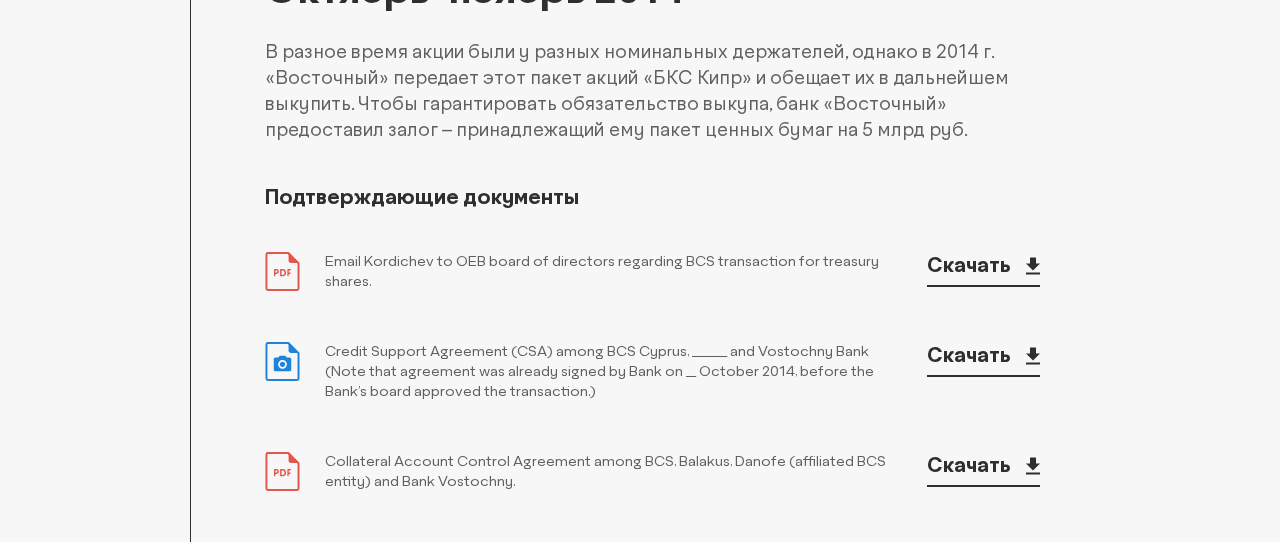
<file: event.html>
<!DOCTYPE html>
<html lang="ru">

<head>
  <meta charset="UTF-8">
  <meta name="viewport" content="width=device-width, initial-scale=1.0">
  <!-- <link rel="stylesheet" href="css/progressive-image.css"> -->
  <link rel="stylesheet" href="css/style.min.css?v=4">
  <link rel="shortcut icon" href="img/favicon.svg" type="image/x-icon">

  <title>Дело Банка Восточный</title>
</head>

<body>
  <div class="modal-bg"></div>
  <div class="search" id="search">
    <div class="wrap-fluid">
      <div class="search-close">
        <img src="img/icons/close-icon.svg" alt="Зыкрыть поиск">
      </div>
      <input type="text" class="search-input" placeholder="Что вы ищете?">
      <div class="search-find">
        <span>Найти</span>
        <img src="img/icons/scrollTop-icon.svg" alt="Найти">
      </div>
    </div>
  </div>
  <div class="menu" id="menu">
    <div class="wrap-fluid">
      <div class="menu-close">
        <img src="img/icons/close-icon.svg" alt="Зыкрыть меню">
      </div>
      <nav class="menu-nav">
        <a href="index.html#timeline" class="menu-logo">
          <img src="img/icons/logo-dark.svg" alt="">
        </a>
        <a href="index.html" class="menu-nav__item  ">Таймлайн событий</a>
        <a href="archive.html" class="menu-nav__item current">Архив документов</a>
        <a href="FAQ.html" class="menu-nav__item">Вопрос&nbsp;&mdash; ответ</a>
        <a href="#" class="menu-nav__item">Фактчек</a>
      </nav>

      <div class="menu-share">
        <span>Поделиться</span>

        <a href="https://vk.com" target="_blank" class="menu-share__link icon dark"> <img src="img/icons/vk_dark.svg"
            alt="vk.com"> </a>
        <a href="https://telegram.org" target="_blank" class="menu-share__link icon dark"> <img
            src="img/icons/tg_dark.svg" alt="telegram"> </a>
        <a href="https://www.facebook.com" target="_blank" class="menu-share__link icon dark"> <img
            src="img/icons/fb_dark.svg" alt="facebook">
        </a>
      </div>
    </div>
  </div>

  <header class="header fixed white">
    <div class="wrap-fluid">
      <div class="header-burger">
        <span></span>
        <span></span>
        <span></span>
      </div>
      <a href="index.html" class="header-logo">
        <img src="img/icons/logo.svg" alt="">
        <img src="img/icons/logo-dark.svg" alt="" class="dark">
      </a>
      <nav class="header-nav">
        <a href="index.html#timeline" class="header-nav__item  ">Таймлайн событий</a>
        <a href="archive.html" class="header-nav__item current">Архив документов</a>
        <a href="FAQ.html" class="header-nav__item">Вопрос&nbsp;&mdash; ответ</a>
        <a href="#" class="header-nav__item">Фактчек</a>
      </nav>
      <div class="header-search js-toSearch">
        <span>Найти статью или документ</span>
        <img src="img/icons/search-icon.svg" alt="Поиск" class="icon">
        <img src="img/icons/search-icon_dark.svg" alt="Поиск" class="icon dark">
      </div>
      <div class="header-lang js-changeLang">
        <span>Рус</span>
        <img src="img/icons/droplist-icon.svg" alt="Сменить язык">
        <img src="img/icons/droplist-icon_dark.svg" alt="Сменить язык" class="dark">
        <div class="droplist">
          <div class="droplist-item">
            Rus
          </div>
          <div class="droplist-item">
            Eng
          </div>
        </div>
      </div>
      <div class="header-share">
        <span>Поделиться</span>
        <a href="https://vk.com" target="_blank" class="header-share__link icon"> <img src="img/icons/vk.svg"
            alt="vk.com"> </a>
        <a href="https://telegram.org" target="_blank" class="header-share__link icon"> <img src="img/icons/tg.svg"
            alt="telegram"> </a>
        <a href="https://www.facebook.com" target="_blank" class="header-share__link icon"> <img src="img/icons/fb.svg"
            alt="facebook">
        </a>


      </div>
      <div class="header-share dark">
        <span>Поделиться</span>

        <a href="https://vk.com" target="_blank" class="header-share__link icon dark"> <img src="img/icons/vk_dark.svg"
            alt="vk.com"> </a>
        <a href="https://telegram.org" target="_blank" class="header-share__link icon dark"> <img
            src="img/icons/tg_dark.svg" alt="telegram"> </a>
        <a href="https://www.facebook.com" target="_blank" class="header-share__link icon dark"> <img
            src="img/icons/fb_dark.svg" alt="facebook">
        </a>
      </div>
    </div>
  </header>
  <main class="main">
    <section class="event section">
      <div class="wrap">
        <a href="archive.html" class="event-back">
          <img src="img/icons/scrollTop-icon.svg" alt="Назад">
          <span>назад</span>
        </a>
        <h2 class="section-title">BCS/PKB Story 2014-2015</h2>

        <div class="event-text">
          <p>
            The obligation to BCS was a legitimate obligation of the Bank itself. The 2.5 billion RUB proceeds of the
            PKB Dec 2015 loan were used entirely to repay the obligtions to BCS, after which the Bank’s collateral (more
            than 5 billion RUB of Eurobonds) was returned by BCS to the Bank. Therefore, the issuance of the PKB loan
            can’t be deemed “embezzlement”.
          </p>
        </div>

        <div class="event-wrap">

          <div class="event-item">
            <h3 class="event-item__title">Октябрь-ноябрь 2014</h3>

            <div class="event-item__text">
              <p>
                В разное время акции были у разных номинальных держателей, однако в 2014 г. «Восточный» передает этот
                пакет акций «БКС Кипр» и обещает их в дальнейшем выкупить. Чтобы гарантировать обязательство выкупа,
                банк «Восточный» предоставил залог – принадлежащий ему пакет ценных бумаг на 5 млрд руб.
              </p>
            </div>

            <div class="chronology-docs">
              <span class="chronology-docs__title">Подтверждающие документы</span>

              <div class="chronology-docs__item">
                <img src="img/icons/message-icon.svg" alt="PDF-файл">
                <span>
                  Email Kordichev to OEB board of directors regarding BCS transaction for treasury shares.
                </span>
                <a href="#" class="download">
                  <span>Скачать</span>
                  <img src="img/icons/download-icon.svg" alt="Скачать">
                </a>
              </div>
              <div class="chronology-docs__item">
                <img src="img/icons/pdf-icon.svg" alt="PDF-файл">
                <span>
                  Email Kordichev to OEB board of directors regarding BCS transaction for treasury shares.
                </span>
                <a href="#" class="download">
                  <span>Скачать</span>
                  <img src="img/icons/download-icon.svg" alt="Скачать">
                </a>
              </div>
              <div class="chronology-docs__item">
                <img src="img/icons/dw-icon.svg" alt="PDF-файл">
                <span>
                  Email Kordichev to OEB board of directors regarding BCS transaction for treasury shares.
                </span>
                <a href="#" class="download">
                  <span>Скачать</span>
                  <img src="img/icons/download-icon.svg" alt="Скачать">
                </a>
              </div>

              <div class="chronology-docs__item">
                <img src="img/icons/photo-icon.svg" alt="Фото">
                <span>
                  Credit Support Agreement (CSA) among BCS Cyprus, _______ and Vostochny Bank (Note that agreement was
                  already signed by Bank on __ October 2014, before the Bank’s board approved the transaction.)
                </span>
                <a href="#" class="download">
                  <span>Скачать</span>
                  <img src="img/icons/download-icon.svg" alt="Скачать">
                </a>
              </div>

              <div class="chronology-docs__item">
                <img src="img/icons/excel-icon.svg" alt="PDF-файл">
                <span>
                  Collateral Account Control Agreement among BCS, Balakus, Danofe (affiliated BCS entity) and Bank
                  Vostochny.
                </span>
                <a href="#" class="download">
                  <span>Скачать</span>
                  <img src="img/icons/download-icon.svg" alt="Скачать">
                </a>
              </div>
            </div>
          </div>
          <div class="event-item">
            <h3 class="event-item__title">Октябрь-ноябрь 2014</h3>

            <div class="event-item__text">
              <p>
                В разное время акции были у разных номинальных держателей, однако в 2014 г. «Восточный» передает этот
                пакет акций «БКС Кипр» и обещает их в дальнейшем выкупить. Чтобы гарантировать обязательство выкупа,
                банк «Восточный» предоставил залог – принадлежащий ему пакет ценных бумаг на 5 млрд руб.
              </p>
            </div>


          </div>
          <div class="event-item">
            <h3 class="event-item__title">Октябрь-ноябрь 2014</h3>

            <div class="event-item__text">
              <p>
                В разное время акции были у разных номинальных держателей, однако в 2014 г. «Восточный» передает этот
                пакет акций «БКС Кипр» и обещает их в дальнейшем выкупить. Чтобы гарантировать обязательство выкупа,
                банк «Восточный» предоставил залог – принадлежащий ему пакет ценных бумаг на 5 млрд руб.
              </p>
            </div>

            <div class="chronology-docs">
              <span class="chronology-docs__title">Подтверждающие документы</span>

              <div class="chronology-docs__item">
                <img src="img/icons/pdf-icon.svg" alt="PDF-файл">
                <span>
                  Email Kordichev to OEB board of directors regarding BCS transaction for treasury shares.
                </span>
                <a href="#" class="download">
                  <span>Скачать</span>
                  <img src="img/icons/download-icon.svg" alt="Скачать">
                </a>
              </div>

              <div class="chronology-docs__item">
                <img src="img/icons/photo-icon.svg" alt="Фото">
                <span>
                  Credit Support Agreement (CSA) among BCS Cyprus, _______ and Vostochny Bank (Note that agreement was
                  already signed by Bank on __ October 2014, before the Bank’s board approved the transaction.)
                </span>
                <a href="#" class="download">
                  <span>Скачать</span>
                  <img src="img/icons/download-icon.svg" alt="Скачать">
                </a>
              </div>

              <div class="chronology-docs__item">
                <img src="img/icons/pdf-icon.svg" alt="PDF-файл">
                <span>
                  Collateral Account Control Agreement among BCS, Balakus, Danofe (affiliated BCS entity) and Bank
                  Vostochny.
                </span>
                <a href="#" class="download">
                  <span>Скачать</span>
                  <img src="img/icons/download-icon.svg" alt="Скачать">
                </a>
              </div>
            </div>
          </div>

        </div>


        <div class="gototop">
          <span>Наверх</span>
          <img src="img/icons/scrollTop-icon.svg" alt="Вернуться в начало ">
        </div>

      </div>
    </section>
  </main>
  <script src="js/jquery.js"></script>
  <script src="js/main.js?v=5"></script>
  <!-- <script src="https://cdn.jsdelivr.net/npm/progressive-image.js/dist/progressive-image.js"></script> -->
</body>

</html>
</file>
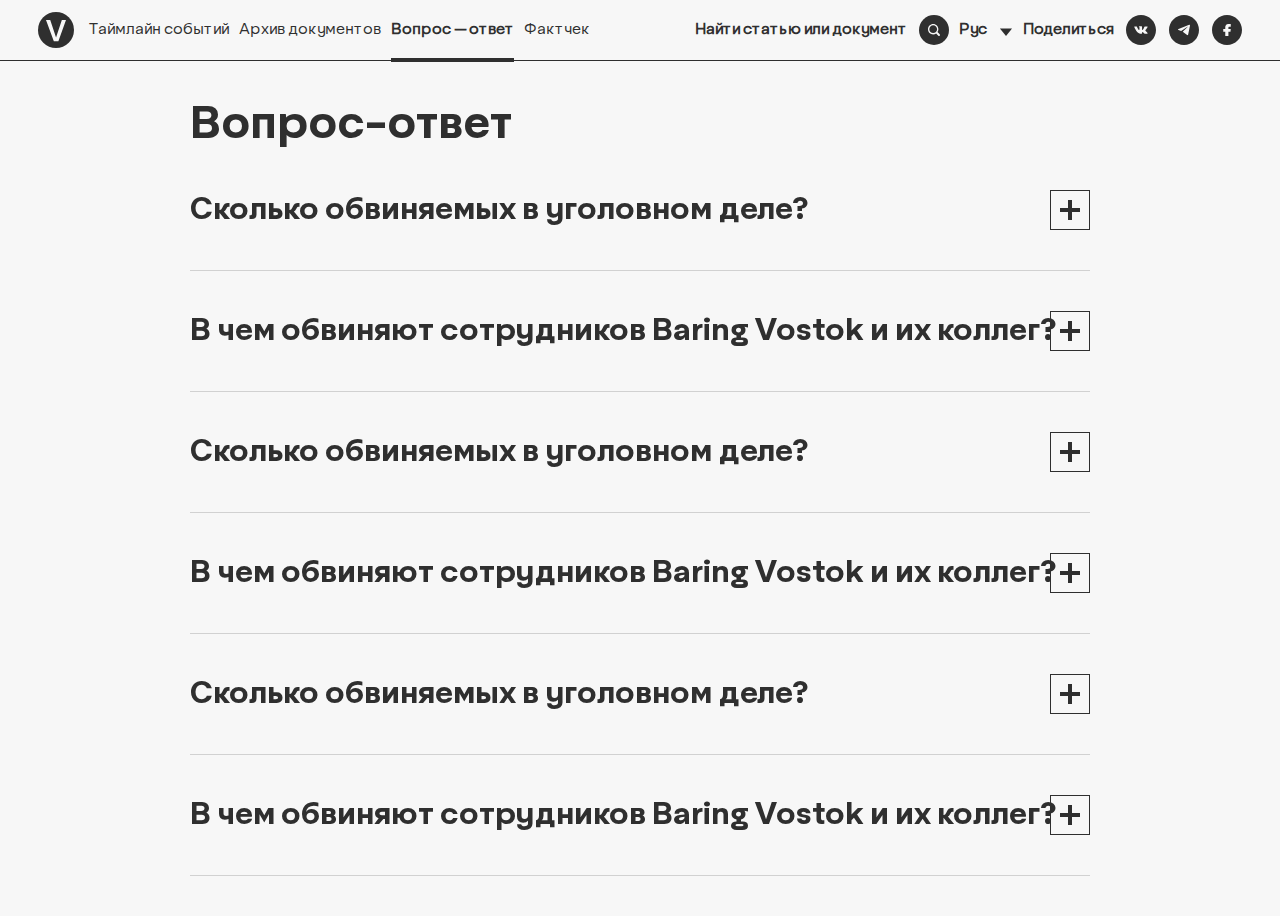
<file: FAQ.html>
<!DOCTYPE html>
<html lang="ru">

<head>
  <meta charset="UTF-8">
  <meta name="viewport" content="width=device-width, initial-scale=1.0">
  <!-- <link rel="stylesheet" href="css/progressive-image.css"> -->
  <link rel="shortcut icon" href="img/favicon.svg" type="image/x-icon">

  <link rel="stylesheet" href="css/style.min.css?v=5">
  <title>Дело Банка Восточный</title>
</head>

<body>
  <div class="modal-bg"></div>
  <div class="search" id="search">
    <div class="wrap-fluid">
      <div class="search-close">
        <img src="img/icons/close-icon.svg" alt="Зыкрыть поиск">
      </div>
      <input type="text" class="search-input" placeholder="Что вы ищете?">
      <div class="search-find">
        <span>Найти</span>
        <img src="img/icons/scrollTop-icon.svg" alt="Найти">
      </div>
    </div>
  </div>
  <div class="menu" id="menu">
    <div class="wrap-fluid">
      <div class="menu-close">
        <img src="img/icons/close-icon.svg" alt="Зыкрыть меню">
      </div>
      <nav class="menu-nav">
        <a href="index.html#timeline" class="menu-logo">
          <img src="img/icons/logo-dark.svg" alt="">
        </a>
        <a href="index.html" class="menu-nav__item  ">Таймлайн событий</a>
        <a href="archive.html" class="menu-nav__item">Архив документов</a>
        <a href="FAQ.html" class="menu-nav__item current">Вопрос&nbsp;&mdash; ответ</a>
        <a href="#" class="menu-nav__item">Фактчек</a>
      </nav>

      <div class="menu-share">
        <span>Поделиться</span>

        <a href="https://vk.com" target="_blank" class="menu-share__link icon dark"> <img src="img/icons/vk_dark.svg"
            alt="vk.com"> </a>
        <a href="https://telegram.org" target="_blank" class="menu-share__link icon dark"> <img
            src="img/icons/tg_dark.svg" alt="telegram"> </a>
        <a href="https://www.facebook.com" target="_blank" class="menu-share__link icon dark"> <img
            src="img/icons/fb_dark.svg" alt="facebook">
        </a>
      </div>
    </div>
  </div>

  <header class="header fixed white">
    <div class="wrap-fluid">
      <div class="header-burger">
        <span></span>
        <span></span>
        <span></span>
      </div>
      <a href="index.html" class="header-logo">
        <img src="img/icons/logo.svg" alt="">
        <img src="img/icons/logo-dark.svg" alt="" class="dark">
      </a>
      <nav class="header-nav">
        <a href="index.html#timeline" class="header-nav__item  ">Таймлайн событий</a>
        <a href="archive.html" class="header-nav__item">Архив документов</a>
        <a href="FAQ.html" class="header-nav__item current">Вопрос&nbsp;&mdash; ответ</a>
        <a href="#" class="header-nav__item">Фактчек</a>
      </nav>
      <div class="header-search js-toSearch">
        <span>Найти статью или документ</span>
        <img src="img/icons/search-icon.svg" alt="Поиск" class="icon">
        <img src="img/icons/search-icon_dark.svg" alt="Поиск" class="icon dark">
      </div>
      <div class="header-lang js-changeLang">
        <span>Рус</span>
        <img src="img/icons/droplist-icon.svg" alt="Сменить язык">
        <img src="img/icons/droplist-icon_dark.svg" alt="Сменить язык" class="dark">
        <div class="droplist">
          <div class="droplist-item">
            Rus
          </div>
          <div class="droplist-item">
            Eng
          </div>
        </div>
      </div>
      <div class="header-share">
        <span>Поделиться</span>
        <a href="https://vk.com" target="_blank" class="header-share__link icon"> <img src="img/icons/vk.svg"
            alt="vk.com"> </a>
        <a href="https://telegram.org" target="_blank" class="header-share__link icon"> <img src="img/icons/tg.svg"
            alt="telegram"> </a>
        <a href="https://www.facebook.com" target="_blank" class="header-share__link icon"> <img src="img/icons/fb.svg"
            alt="facebook">
        </a>


      </div>
      <div class="header-share dark">
        <span>Поделиться</span>

        <a href="https://vk.com" target="_blank" class="header-share__link icon dark"> <img src="img/icons/vk_dark.svg"
            alt="vk.com"> </a>
        <a href="https://telegram.org" target="_blank" class="header-share__link icon dark"> <img
            src="img/icons/tg_dark.svg" alt="telegram"> </a>
        <a href="https://www.facebook.com" target="_blank" class="header-share__link icon dark"> <img
            src="img/icons/fb_dark.svg" alt="facebook">
        </a>
      </div>
    </div>
  </header>
  <main class="main">

    <section class="section faq">
      <div class="wrap">

        <h2 class="section-title">Вопрос-ответ</h2>

        <div class="faq-item">
          <div class="open">
          </div>
          <h3 class="faq-item__title">Сколько обвиняемых в уголовном деле?</h3>

          <div class="faq-item__text">
            <p>
              Всего в деле 7 фигурантов. В феврале 2019 г. в Москве были задержаны основатель Baring Vostok Майк Калви,
              его коллеги по фонду Филипп Дельпаль, Иван Зюзин и Ваган Абгарян, бывший гендиректор Первого
              коллекторского бюро Максим Владимиров и экс-предправления банка «Восточный» Алексей Кордичев. Спустя 10
              месяцев был задержан бывший сотрудник «Восточного» Александра Цакунова. Следствие и суд выборочно
              подходили к избранию меры пресечения: из-за международного давления Калви, а затем и Дельпаль были
              отпущены под домашний арест, в то время как Зюзин, Абгарян и Владимиров провели в СИЗО больше года.
              Благодаря усилиям защиты и общественной поддержке все фигуранты находятся под домашним арестом.
            </p>
            <p>
              Уголовное дело было заведено по заявлению Шерзода Юсупова, давнего партнера Артема Аветисяна. Они являются
              акционерами банка «Восточный» и именно с ними у Baring Vostok произошел корпоративный конфликт.
            </p>
          </div>
        </div>
        <div class="faq-item">
          <div class="open">
          </div>
          <h3 class="faq-item__title">В чем обвиняют сотрудников Baring Vostok и их коллег?</h3>

          <div class="faq-item__text">
            <p>
              Всего в деле 7 фигурантов. В феврале 2019 г. в Москве были задержаны основатель Baring Vostok Майк Калви,
              его коллеги по фонду Филипп Дельпаль, Иван Зюзин и Ваган Абгарян, бывший гендиректор Первого
              коллекторского бюро Максим Владимиров и экс-предправления банка «Восточный» Алексей Кордичев. Спустя 10
              месяцев был задержан бывший сотрудник «Восточного» Александра Цакунова. Следствие и суд выборочно
              подходили к избранию меры пресечения: из-за международного давления Калви, а затем и Дельпаль были
              отпущены под домашний арест, в то время как Зюзин, Абгарян и Владимиров провели в СИЗО больше года.
              Благодаря усилиям защиты и общественной поддержке все фигуранты находятся под домашним арестом.
            </p>
            <p>
              Уголовное дело было заведено по заявлению Шерзода Юсупова, давнего партнера Артема Аветисяна. Они являются
              акционерами банка «Восточный» и именно с ними у Baring Vostok произошел корпоративный конфликт.
            </p>
          </div>
        </div>
        <div class="faq-item">
          <div class="open">
          </div>
          <h3 class="faq-item__title">Сколько обвиняемых в уголовном деле?</h3>

          <div class="faq-item__text">
            <p>
              Всего в деле 7 фигурантов. В феврале 2019 г. в Москве были задержаны основатель Baring Vostok Майк Калви,
              его коллеги по фонду Филипп Дельпаль, Иван Зюзин и Ваган Абгарян, бывший гендиректор Первого
              коллекторского бюро Максим Владимиров и экс-предправления банка «Восточный» Алексей Кордичев. Спустя 10
              месяцев был задержан бывший сотрудник «Восточного» Александра Цакунова. Следствие и суд выборочно
              подходили к избранию меры пресечения: из-за международного давления Калви, а затем и Дельпаль были
              отпущены под домашний арест, в то время как Зюзин, Абгарян и Владимиров провели в СИЗО больше года.
              Благодаря усилиям защиты и общественной поддержке все фигуранты находятся под домашним арестом.
            </p>
            <p>
              Уголовное дело было заведено по заявлению Шерзода Юсупова, давнего партнера Артема Аветисяна. Они являются
              акционерами банка «Восточный» и именно с ними у Baring Vostok произошел корпоративный конфликт.
            </p>
          </div>
        </div>
        <div class="faq-item ">
          <div class="open">
          </div>
          <h3 class="faq-item__title">В чем обвиняют сотрудников Baring Vostok и их коллег?</h3>

          <div class="faq-item__text">
            <p>
              Всего в деле 7 фигурантов. В феврале 2019 г. в Москве были задержаны основатель Baring Vostok Майк Калви,
              его коллеги по фонду Филипп Дельпаль, Иван Зюзин и Ваган Абгарян, бывший гендиректор Первого
              коллекторского бюро Максим Владимиров и экс-предправления банка «Восточный» Алексей Кордичев. Спустя 10
              месяцев был задержан бывший сотрудник «Восточного» Александра Цакунова. Следствие и суд выборочно
              подходили к избранию меры пресечения: из-за международного давления Калви, а затем и Дельпаль были
              отпущены под домашний арест, в то время как Зюзин, Абгарян и Владимиров провели в СИЗО больше года.
              Благодаря усилиям защиты и общественной поддержке все фигуранты находятся под домашним арестом.
            </p>
            <p>
              Уголовное дело было заведено по заявлению Шерзода Юсупова, давнего партнера Артема Аветисяна. Они являются
              акционерами банка «Восточный» и именно с ними у Baring Vostok произошел корпоративный конфликт.
            </p>
          </div>
        </div>
        <div class="faq-item">
          <div class="open">
          </div>
          <h3 class="faq-item__title">Сколько обвиняемых в уголовном деле?</h3>

          <div class="faq-item__text">
            <p>
              Всего в деле 7 фигурантов. В феврале 2019 г. в Москве были задержаны основатель Baring Vostok Майк Калви,
              его коллеги по фонду Филипп Дельпаль, Иван Зюзин и Ваган Абгарян, бывший гендиректор Первого
              коллекторского бюро Максим Владимиров и экс-предправления банка «Восточный» Алексей Кордичев. Спустя 10
              месяцев был задержан бывший сотрудник «Восточного» Александра Цакунова. Следствие и суд выборочно
              подходили к избранию меры пресечения: из-за международного давления Калви, а затем и Дельпаль были
              отпущены под домашний арест, в то время как Зюзин, Абгарян и Владимиров провели в СИЗО больше года.
              Благодаря усилиям защиты и общественной поддержке все фигуранты находятся под домашним арестом.
            </p>
            <p>
              Уголовное дело было заведено по заявлению Шерзода Юсупова, давнего партнера Артема Аветисяна. Они являются
              акционерами банка «Восточный» и именно с ними у Baring Vostok произошел корпоративный конфликт.
            </p>
          </div>
        </div>
        <div class="faq-item ">
          <div class="open">
          </div>
          <h3 class="faq-item__title">В чем обвиняют сотрудников Baring Vostok и их коллег?</h3>

          <div class="faq-item__text">
            <p>
              Всего в деле 7 фигурантов. В феврале 2019 г. в Москве были задержаны основатель Baring Vostok Майк Калви,
              его коллеги по фонду Филипп Дельпаль, Иван Зюзин и Ваган Абгарян, бывший гендиректор Первого
              коллекторского бюро Максим Владимиров и экс-предправления банка «Восточный» Алексей Кордичев. Спустя 10
              месяцев был задержан бывший сотрудник «Восточного» Александра Цакунова. Следствие и суд выборочно
              подходили к избранию меры пресечения: из-за международного давления Калви, а затем и Дельпаль были
              отпущены под домашний арест, в то время как Зюзин, Абгарян и Владимиров провели в СИЗО больше года.
              Благодаря усилиям защиты и общественной поддержке все фигуранты находятся под домашним арестом.
            </p>
            <p>
              Уголовное дело было заведено по заявлению Шерзода Юсупова, давнего партнера Артема Аветисяна. Они являются
              акционерами банка «Восточный» и именно с ними у Baring Vostok произошел корпоративный конфликт.
            </p>
          </div>
        </div>
      </div>
    </section>

  </main>
  <script src="js/jquery.js"></script>
  <script src="js/main.js?v=5"></script>
  <!-- <script src="https://cdn.jsdelivr.net/npm/progressive-image.js/dist/progressive-image.js"></script> -->
</body>

</html>
</file>
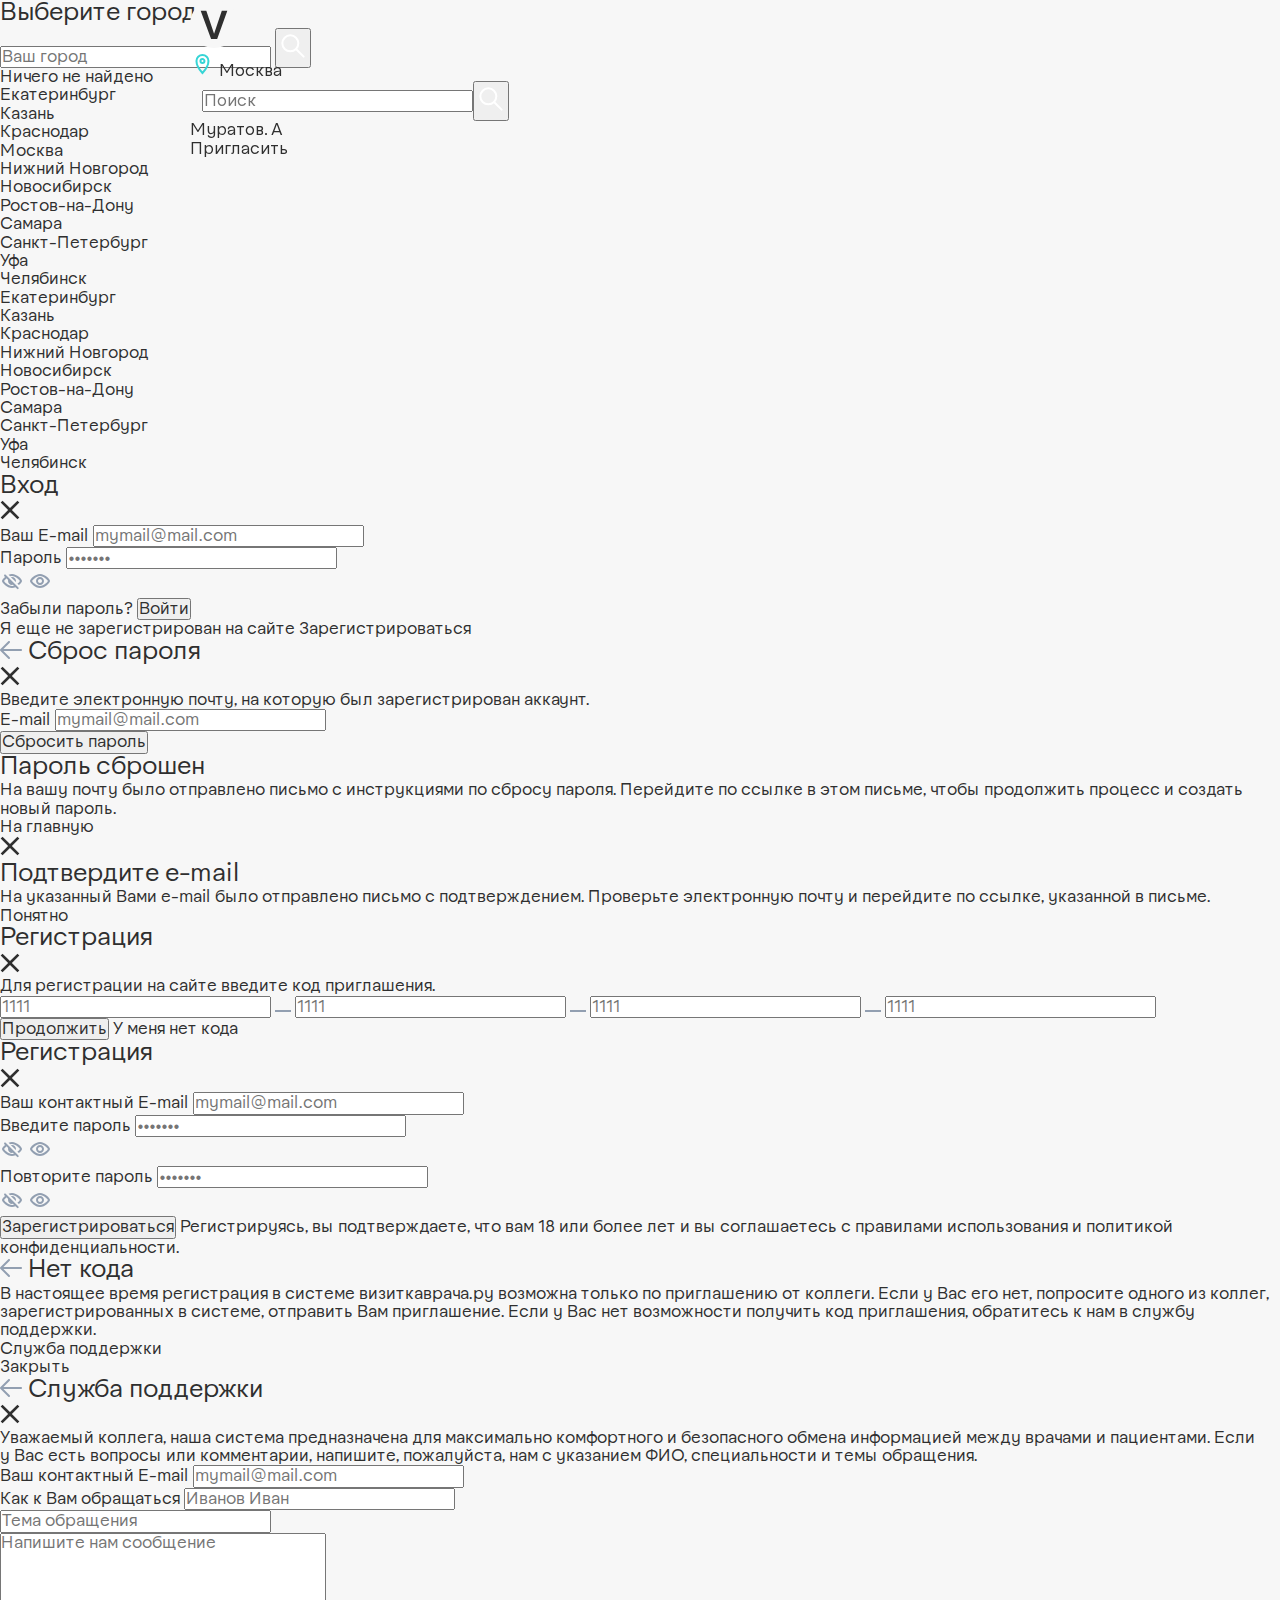
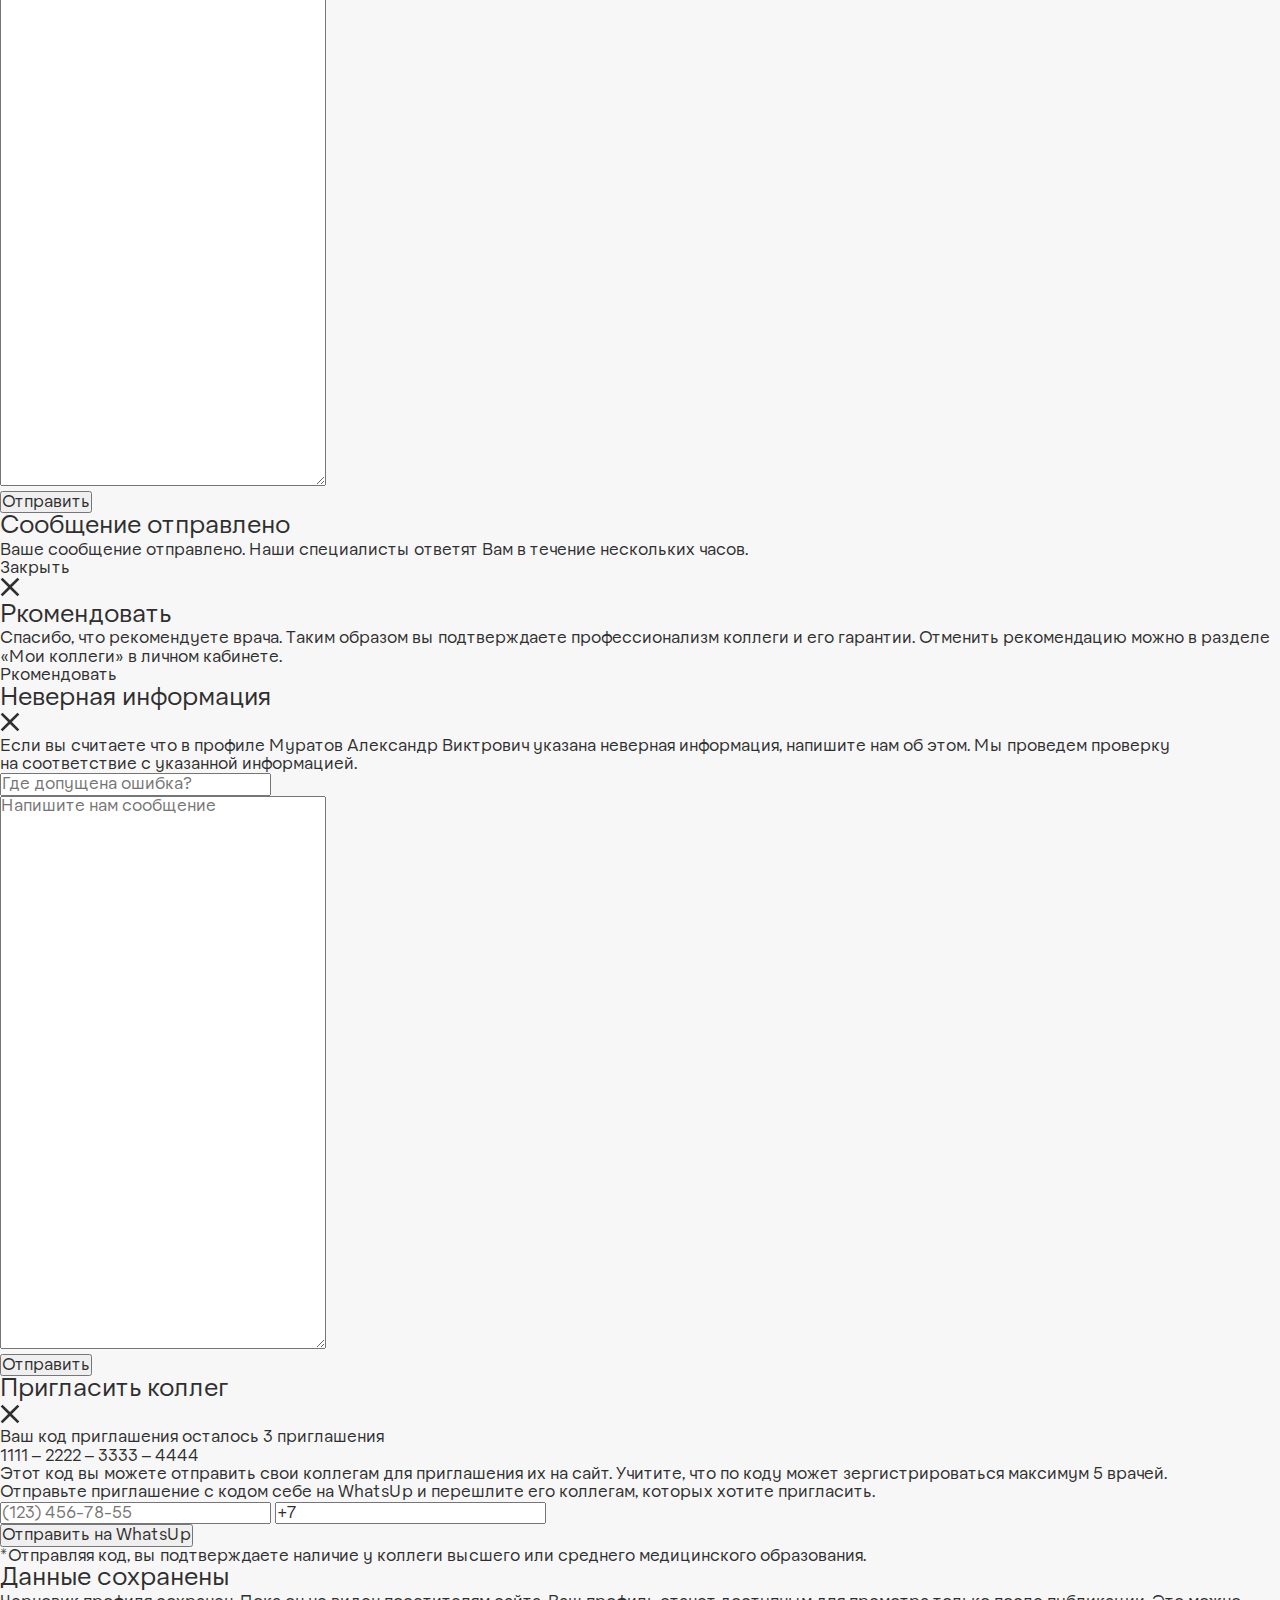
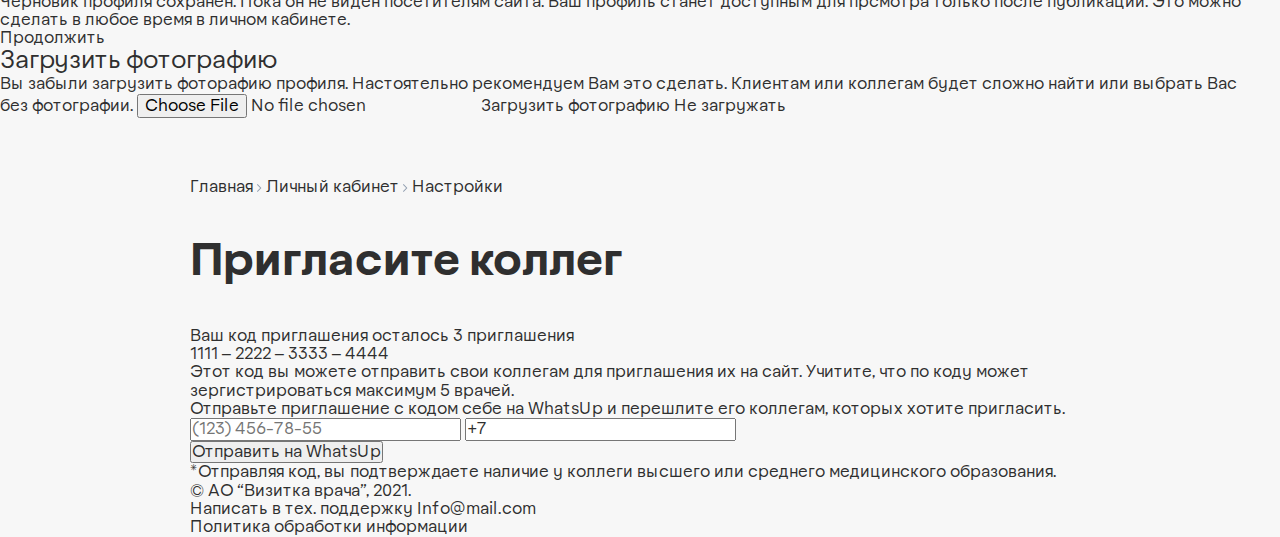
<file: invited.html>
<!DOCTYPE html>
<html lang="en">

<head>
  <meta charset="UTF-8">
  <meta http-equiv="X-UA-Compatible" content="IE=edge">
  <meta name="viewport" content="width=device-width, initial-scale=1.0">
  <link rel="stylesheet" href="css/style.min.css">
  <title>Визитка врача</title>
</head>


<body>


  <!-- Выбор города -->
  <div class="modal modal-city">

    <div class="modal-wrap modal-city-wrap">
      <h2 class="modal-title">Выберите город</h2>

      <div role="search" method="get" class="modal-city-search search-form" action="#">
        <label>
          <span class="screen-reader-text">
          </span>
          <input type="text" class="search-field field modal-city-search__field js-searchInput" placeholder="Ваш город"
            id="modalCitySearchField" data-listWrapClass="modal-city-list" />

        </label>
        <button type="submit" class="search-submit btn modal-city-search__submit">
          <img src="img/icons/search-icon_white.svg" alt="" class="modal-city-search__icon">
        </button>
      </div>

      <ul class="modal-city-list">
        <li class="modal-city-item empty">Ничего не найдено</li>

        <li class="modal-city-item" onclick="chooseCity(event)">Екатеринбург</li>
        <li class="modal-city-item" onclick="chooseCity(event)">Казань</li>
        <li class="modal-city-item" onclick="chooseCity(event)">Краснодар</li>
        <li class="modal-city-item current" onclick="chooseCity(event)">Москва</li>
        <li class="modal-city-item" onclick="chooseCity(event)">Нижний Новгород</li>
        <li class="modal-city-item" onclick="chooseCity(event)">Новосибирск</liv>
        <li class="modal-city-item" onclick="chooseCity(event)">Ростов-на-Дону</liv>
        <li class="modal-city-item" onclick="chooseCity(event)">Самара</liv>
        <li class="modal-city-item" onclick="chooseCity(event)">Санкт-Петербург</liv>
        <li class="modal-city-item" onclick="chooseCity(event)">Уфа</liv>
        <li class="modal-city-item" onclick="chooseCity(event)">Челябинск</liv>
        <li class="modal-city-item" onclick="chooseCity(event)">Екатеринбург</li>
        <li class="modal-city-item" onclick="chooseCity(event)">Казань</li>
        <li class="modal-city-item" onclick="chooseCity(event)">Краснодар</li>
        <li class="modal-city-item" onclick="chooseCity(event)">Нижний Новгород</li>
        <li class="modal-city-item" onclick="chooseCity(event)">Новосибирск</liv>
        <li class="modal-city-item" onclick="chooseCity(event)">Ростов-на-Дону</liv>
        <li class="modal-city-item" onclick="chooseCity(event)">Самара</liv>
        <li class="modal-city-item" onclick="chooseCity(event)">Санкт-Петербург</liv>
        <li class="modal-city-item" onclick="chooseCity(event)">Уфа</liv>
        <li class="modal-city-item" onclick="chooseCity(event)">Челябинск</liv>

      </ul>


    </div>
  </div>

  <!-- Вход (+) -->
  <div class="modal modal-login ">

    <div class="modal-wrap modal-login-wrap">
      <h2 class="modal-title">Вход</h2>
      <div class="modal-close">
        <img src="img/icons/close-icon.svg" alt="">
      </div>
      <form role="login" method="get" class="modal-login-form" action="#" id="loginForm">
        <div class="input-block">
          <span class="input-block__hint">Ваш  E-mail</span>
          <input class="input-block__field field" type="email" name="email" placeholder="mymail@mail.com">
        </div>
        <div class="input-block password">
          <span class="input-block__hint">Пароль</span>
          <input class="input-block__field field pass" type="password" name="password"
            placeholder="&bull;&bull;&bull;&bull;&bull;&bull;&bull;">
          <div class="input-block__hidepassword">
            <img src="img/icons/password-off-icon.svg" alt="" class="input-block__hidepassword-icon active">
            <img src="img/icons/password-on-icon.svg" alt="" class="input-block__hidepassword-icon ">
          </div>
        </div>

        <span class="modal-login-forgot js-toReset ">Забыли пароль?</span>

        <input type="submit" value="Войти" class="login-submit form-submit modal-login-submit btn disabled">
      </form>

    </div>
    <div class="modal-wrap modal-login-info">
      <span class="modal-login-info__text">Я еще не зарегистрирован на сайте</span>
      <span class="modal-login-info__link js-toRegister">Зарегистрироваться</span>

    </div>
  </div>

  <!-- Сброс пароля (+) -->
  <div class="modal modal-reset ">

    <div class="modal-wrap modal-reset-wrap">

      <h2 class="modal-title"> <img src="img/icons/back-icon.svg" alt="" class="modal-back js-toLogin"> Сброс пароля
      </h2>
      <div class="modal-close">
        <img src="img/icons/close-icon.svg" alt="">
      </div>
      <form role="reset" method="get" class="modal-reset-form" action="#" id="resetPasswordForm">
        <span class="modal-reset-text">Введите электронную почту, на которую был зарегистрирован аккаунт.</span>

        <div class="input-block">
          <span class="input-block__hint"> E-mail</span>
          <input class="input-block__field field" type="email" name="email" id="" placeholder="mymail@mail.com">
        </div>


        <input type="submit" value="Сбросить пароль" class="login-submit form-submit disabled modal-reset-submit btn">
      </form>



    </div>

  </div>

  <!-- Пароль сброшен -->
  <div class="modal modal-notify ">

    <div class="modal-wrap modal-notify-wrap">

      <h2 class="modal-title"> Пароль сброшен</h2>

      <span class="modal-reset-text">На вашу почту было отправлено письмо с инструкциями по сбросу пароля. Перейдите
        по ссылке в этом письме, чтобы продолжить процесс и создать новый пароль.</span>

      <div class="btn  modal-notify-btn ">На главную</div>
    </div>

  </div>

  <!-- Подтвердите почту -->
  <div class="modal modal-notify ">

    <div class="modal-wrap modal-notify-wrap">
      <div class="modal-close">
        <img src="img/icons/close-icon.svg" alt="">
      </div>
      <h2 class="modal-title"> Подтвердите e-mail</h2>

      <span class="modal-reset-text">На указанный Вами e-mail было отправлено письмо с подтверждением. Проверьте
        электронную почту и перейдите по ссылке, указанной в письме.</span>
      <div class="btn modal-notify-btn ">Понятно</div>

    </div>

  </div>
  <!-- Регистрация. этап 1 (+) -->
  <div class="modal modal-code  ">

    <div class="modal-wrap modal-code-wrap">
      <h2 class="modal-title">Регистрация</h2>
      <div class="modal-close">
        <img src="img/icons/close-icon.svg" alt="">
      </div>
      <form method="get" class="modal-code-form" action="#" id="RegistrationCode">

        <span class="modal-code-text">Для регистрации на сайте введите код приглашения.</span>

        <div class="input-block input-block_code ">
          <!-- в это поле перезаписывается код без знаков тире. На это поле накладывается валидация  -->
          <input class="input-block__field field js-codeTrue" type="hidden" minlength="16" maxlength="16" id=""
            name="code">

          <!-- для вывода ошибки полям добавить класс invalid  (всем, кроме скрытого поля) -->
          <input class="input-block__field field code-field" type="text" maxlength="4" id="" placeholder="1111">
          <img src="img/icons/line-icon.svg" alt="" class="modal-code-line">
          <input class="input-block__field field code-field" type="text" maxlength="4" id="" placeholder="1111">
          <img src="img/icons/line-icon.svg" alt="" class="modal-code-line">
          <input class="input-block__field field code-field" type="text" maxlength="4" id="" placeholder="1111">
          <img src="img/icons/line-icon.svg" alt="" class="modal-code-line">
          <input class="input-block__field field code-field" type="text" maxlength="4" id="" placeholder="1111">

        </div>
        <!--  СООБЩЕНИЕ ОБ ОШИБКЕ -->
        <!-- <span class="input-block__invalid">Этот код уже был использован максимальное количество раз </span> -->

        <input type="submit" value="Продолжить" class="login-submit modal-code-submit btn js-sendCode disabled">
        <span class="modal-code-nocode js-toNocode ">У меня нет кода</span>

      </form>

    </div>
  </div>
  <!-- Регистрация. этап 2 (+) -->
  <div class="modal modal-register  ">

    <div class="modal-wrap modal-register-wrap ">
      <h2 class="modal-title">Регистрация</h2>
      <div class="modal-close">
        <img src="img/icons/close-icon.svg" alt="">
      </div>
      <form role="register" method="get" class="modal-register-form" action="#" id="registerForm">
        <div class="input-block">
          <span class="input-block__hint">Ваш контактный E-mail</span>
          <input class="input-block__field field" type="email" name="email" placeholder="mymail@mail.com">
        </div>
        <div class="input-block password">
          <span class="input-block__hint">Введите пароль</span>
          <input class="input-block__field field pass" type="password" name="password" id=""
            placeholder="&bull;&bull;&bull;&bull;&bull;&bull;&bull;">
          <div class="input-block__hidepassword">
            <img src="img/icons/password-off-icon.svg" alt="" class="input-block__hidepassword-icon active">
            <img src="img/icons/password-on-icon.svg" alt="" class="input-block__hidepassword-icon ">
          </div>
        </div>

        <div class="input-block password">
          <span class="input-block__hint">Повторите пароль</span>
          <input class="input-block__field field pass" type="password" name="confirmPassword" id=""
            placeholder="&bull;&bull;&bull;&bull;&bull;&bull;&bull;">
          <div class="input-block__hidepassword">
            <img src="img/icons/password-off-icon.svg" alt="" class="input-block__hidepassword-icon active">
            <img src="img/icons/password-on-icon.svg" alt="" class="input-block__hidepassword-icon ">
          </div>
        </div>

        <input type="submit" value="Зарегистрироваться"
          class="login-submit form-submit disabled modal-register-submit btn">
        <span class="modal-register-text">
          Регистрируясь, вы подтверждаете, что вам 18 или более лет и вы соглашаетесь c
          <a href="#" class="primary">правилами использования </a> и <a href="privacy.html" class="primary">политикой
            конфиденциальности</a>.
        </span>
      </form>

    </div>

  </div>
  <!-- У меня нет кода -->
  <div class="modal modal-nocode ">

    <div class="modal-wrap modal-nocode-wrap">

      <h2 class="modal-title"> <img src="img/icons/back-icon.svg" alt="" class="modal-back js-toRegister"> Нет кода
      </h2>

      <span class="modal-nocode-text">
        В настоящее время регистрация в системе визиткаврача.ру возможна только по приглашению от коллеги. Если у Вас
        его нет, попросите одного из коллег, зарегистрированных в системе, отправить Вам приглашение.
      </span>

      <span class="modal-nocode-text">
        Если у Вас нет возможности получить код приглашения, обратитесь к нам в службу поддержки.
      </span>


      <div class="btn-light js-toSupport">Служба поддержки</div>
      <div class="modal-nocode-close btn">Закрыть</div>


    </div>

  </div>

  <!-- Служба поддержки (+) -->
  <div class="modal modal-support ">

    <div class="modal-wrap modal-support-wrap">

      <h2 class="modal-title"> <img src="img/icons/back-icon.svg" alt="" class="modal-back js-toNocode"> Служба
        поддержки
      </h2>
      <div class="modal-close">
        <img src="img/icons/close-icon.svg" alt="">
      </div>
      <span class="modal-nocode-text">
        Уважаемый коллега, наша система предназначена для максимально комфортного и безопасного обмена информацией между
        врачами и пациентами. Если у Вас есть вопросы или комментарии, напишите, пожалуйста, нам с указанием ФИО,
        специальности и темы обращения.
      </span>

      <form method="get" class="modal-support-form" action="#" id="supportForm">

        <div class="input-block">
          <span class="input-block__hint">Ваш контактный E-mail</span>
          <input class="input-block__field field" type="email" name="email" placeholder="mymail@mail.com">
        </div>
        <div class="input-block">
          <span class="input-block__hint">Как к Вам обращаться</span>
          <input class="input-block__field field" type="text" name="userName" id="nameTemp" placeholder="Иванов Иван">
        </div>

        <div class="input-block select-wrap">

          <div class="select">
            <div class="select__head">
              <input type="text" name="theme" autocomplete="off" readonly placeholder="Тема обращения" class="field">
            </div>


            <ul class="select__list" style="display: none;">
              <li class="select__item">Что-то </li>
              <li class="select__item">Что-то </li>
              <li class="select__item">Что-то </li>
              <li class="select__item">Что-то </li>
              <li class="select__item">Что-то </li>
              <li class="select__item">Что-то </li>
            </ul>
          </div>
        </div>


        <div class="input-block">
          <textarea class="input-block__field textarea field" name="message" id="" cols="30" rows="30"
            placeholder="Напишите нам сообщение"></textarea>
        </div>

        <input type="submit" value="Отправить" class="login-submit form-submit modal-support-submit btn disabled">
      </form>

    </div>

  </div>

  <!-- Сообщение отправлено -->
  <div class="modal modal-notify  ">

    <div class="modal-wrap modal-notify-wrap">

      <h2 class="modal-title"> Сообщение отправлено</h2>

      <span class="modal-reset-text">Ваше сообщение отправлено. Наши специалисты ответят Вам в течение нескольких
        часов.</span>
      <div class="btn modal-notify-btn ">Закрыть</div>

    </div>

  </div>

  <!-- Ркомендовать -->
  <div class="modal modal-recommend ">
    <div class="modal-wrap modal-notify-wrap">
      <div class="modal-close">
        <img src="img/icons/close-icon.svg" alt="">
      </div>
      <h2 class="modal-title"> Ркомендовать</h2>
      <span class="modal-reset-text">
        Спасибо, что рекомендуете врача. Таким образом вы&nbsp;подтверждаете профессионализм коллеги и&nbsp;его
        гарантии.
      </span>
      <span class="modal-reset-text">
        Отменить рекомендацию можно в&nbsp;разделе &laquo;Мои коллеги&raquo; в&nbsp;личном кабинете.
      </span>
      <div class="btn modal-notify-btn ">Ркомендовать</div>
    </div>
  </div>

  <!-- Отправка жалобы  -->
  <div class="modal modal-complain  ">
    <div class="modal-wrap modal-complain-wrap">
      <h2 class="modal-title">
        Неверная информация
      </h2>
      <div class="modal-close">
        <img src="img/icons/close-icon.svg" alt="">
      </div>
      <span class="modal-complain__text">Если вы считаете что в профиле</span>
      <span class="modal-complain__account">Муратов Александр Виктрович</span>
      <span class="modal-complain__text">
        указана неверная информация, напишите нам об этом. Мы проведем проверку на соответствие с указанной информацией.
      </span>

      <form method="get" class="modal-support-form" action="#" id="complainForm">

        <div class="input-block select-wrap">

          <div class="select">
            <div class="select__head">
              <input type="text" name="mistake" autocomplete="off" readonly placeholder="Где допущена ошибка?"
                class="field">
            </div>


            <ul class="select__list" style="display: none;">
              <li class="select__item">Что-то </li>
              <li class="select__item">Что-то </li>
              <li class="select__item">Что-то </li>
              <li class="select__item">Что-то </li>
              <li class="select__item">Что-то </li>
              <li class="select__item">Что-то </li>
            </ul>
          </div>
        </div>
        <div class="input-block">
          <textarea class="input-block__field textarea field" name="message" id="" cols="30" rows="30"
            placeholder="Напишите нам сообщение"></textarea>
        </div>
        <input type="submit" value="Отправить" class="login-submit form-submit  modal-support-submit btn disabled">
      </form>
    </div>
  </div>

  <!-- Пригласить коллег (+) -->
  <div class="modal modal-invite">

    <div class="modal-wrap modal-invite-wrap">
      <h2 class="modal-title">
        Пригласить коллег
      </h2>
      <div class="modal-close">
        <img src="img/icons/close-icon.svg" alt="">
      </div>
      <div class="invite-card">

        <div class="invite-card__head">
          <span class="invite-card__title">Ваш код приглашения</span>
          <span class="invite-card__count">осталось 3 приглашения</span>
        </div>
        <div class="invite-card__code">
          <span>1111 – 2222 – 3333 – 4444</span>
        </div>
        <div class="invite-card__info">
          <div class="invite-card__text">
            <p>
              Этот код вы&nbsp;можете отправить свои коллегам для приглашения их&nbsp;на&nbsp;сайт. Учитите, что
              по&nbsp;коду может зергистрироваться максимум 5&nbsp;врачей.
            </p>
            <p>
              Отправьте приглашение с&nbsp;кодом себе на&nbsp;WhatsUp и&nbsp;перешлите его коллегам, которых хотите
              пригласить.
            </p>
          </div>

          <form action="#" class="invite-card__phone" id="inviteModalForm">
            <div class="input-block phone">
              <input type="phone" placeholder="(123) 456-78-55" name="phone" minlength="15" maxlength="15"
                class="input-block__field phone field">
              <input type="text" readonly class="phone-code " value="+7">

            </div>
            <input type="submit" value="Отправить на WhatsUp" class="btn-light form-submit invite-card__btn disabled">
          </form>
          <div class="invite-card__text">
            <p>
              *Отправляя код, вы&nbsp;подтверждаете наличие у&nbsp;коллеги высшего или среднего медицинского
              образования.
            </p>

          </div>
        </div>
      </div>

    </div>
  </div>

  <!-- Данные сохранены -->
  <div class="modal modal-saved  ">
    <div class="modal-wrap modal-nocode-wrap">
      <h2 class="modal-title"> Данные сохранены
      </h2>

      <span class="modal-nocode-text">
        Черновик профиля сохранен. Пока он не виден посетителям сайта. Ваш профиль станет доступным для прсмотра только
        после публикации. Это можно сделать в любое время в личном кабинете.
      </span>

      <div class="modal-saved-close btn">Продолжить</div>
    </div>
  </div>

  <!-- Вы забыли добавить фотографию -->
  <div class="modal modal-setavatar ">
    <div class="modal-wrap modal-nocode-wrap">
      <h2 class="modal-title"> Загрузить фотографию
      </h2>

      <span class="modal-nocode-text">
        Вы забыли загрузить фоторафию профиля. Настоятельно рекомендуем Вам это сделать. Клиентам или коллегам будет
        сложно найти или выбрать Вас без фотографии.
      </span>

      <input type="file" id="modalPhoto" class="modal-setavatar__file">
      <label for="modalPhoto" class="modal-setavatar__label btn">
        Загрузить фотографию
      </label>
      <span class="modal-setavatar__text  modal-setavatar-close">Не загружать</span>

    </div>
  </div>
  <header class="header header_login ">
    <div class="wrap content-flex">
      <div class="logo">
        <img src="img/icons/logo.svg" alt="Визитка Врача">
      </div>
      <div class="city toModal js-toChooseCity">
        <img src="img/icons/city-icon.svg" alt="">
        <span class="name">Москва</span>
      </div>
      <form role="search" method="get" class="header-search search-form " action="#">
        <label>
          <span class="screen-reader-text">
          </span>
          <input type="text" class="search-field field header-search__field " placeholder="Поиск" maxlength="70" />


        </label>
        <button type="submit" class="header-search__submit">
          <img src="img/icons/search-icon_white.svg" alt="" class="header-search__icon">
        </button>
      </form>

      <div class="buttons content-flex">
        <div class="header-mini ">
          Муратов. А
        </div>
        <a href="invited.html" class="btn header-invite">
          Пригласить
        </a>

      </div>


    </div>
  </header>


  <main class="main ">
    <section class="section invite">

      <div class="wrap">
        <div class="section-nav">
          <a href="#"> Главная </a>
          <img src="img/icons/arrow-icon.svg" alt="">
          <a href="#"> Личный кабинет </a>
          <img src="img/icons/arrow-icon.svg" alt="">
          <a href="#"> Настройки </a>
        </div>

        <div class="invite-wrap">
          <h2 class="section-title">Пригласите коллег</h2>

          <div class="invite-card">
            <div class="invite-card__head">
              <span class="invite-card__title">Ваш код приглашения</span>
              <span class="invite-card__count">осталось 3 приглашения</span>
            </div>
            <div class="invite-card__code">
              <span>1111 – 2222 – 3333 – 4444</span>
            </div>
            <div class="invite-card__info">
              <div class="invite-card__text">
                <p>
                  Этот код вы&nbsp;можете отправить свои коллегам для приглашения их&nbsp;на&nbsp;сайт. Учитите, что
                  по&nbsp;коду может зергистрироваться максимум 5&nbsp;врачей.
                </p>
                <p>
                  Отправьте приглашение с&nbsp;кодом себе на&nbsp;WhatsUp и&nbsp;перешлите его коллегам, которых хотите
                  пригласить.
                </p>
              </div>

              <form action="#" class="invite-card__phone" id="inviteForm">
                <div class="input-block phone">
                  <input type="phone" placeholder="(123) 456-78-55" name="phone" minlength="15" maxlength="15"
                    class="input-block__field phone field">
                  <input type="text" readonly class="phone-code " value="+7">

                </div>
                <input type="submit" value="Отправить на WhatsUp"
                  class="btn-light form-submit invite-card__btn disabled">
              </form>
              <div class="invite-card__text">
                <p>
                  *Отправляя код, вы&nbsp;подтверждаете наличие у&nbsp;коллеги высшего или среднего медицинского
                  образования.
                </p>

              </div>
            </div>
          </div>
        </div>
      </div>

    </section>
  </main>

  <footer class="footer">
    <div class="wrap content-flex between">
      <div class="footer-item">
        © AО “Визитка врача”, 2021.
      </div>

      <div class="footer-item">
        <span class="js-toSupport js-supportEmpty link"> Написать в тех. поддержку</span>
        <a href="mailto:Info@mail.com" class="link">Info@mail.com</a>
      </div>

      <a href="privacy.html" target="_blank" class="footer-item link">
        Политика обработки информации
      </a>

    </div>
  </footer>
  <script src="js/jquery.js"></script>
  <script src="js/droplist.js"></script>
  <script src="js/jquery.mask.min.js"></script>
  <script src="js/jquery.validate.min.js"></script>
  <script src="js/main.js"></script>
</body>

</html>
</file>
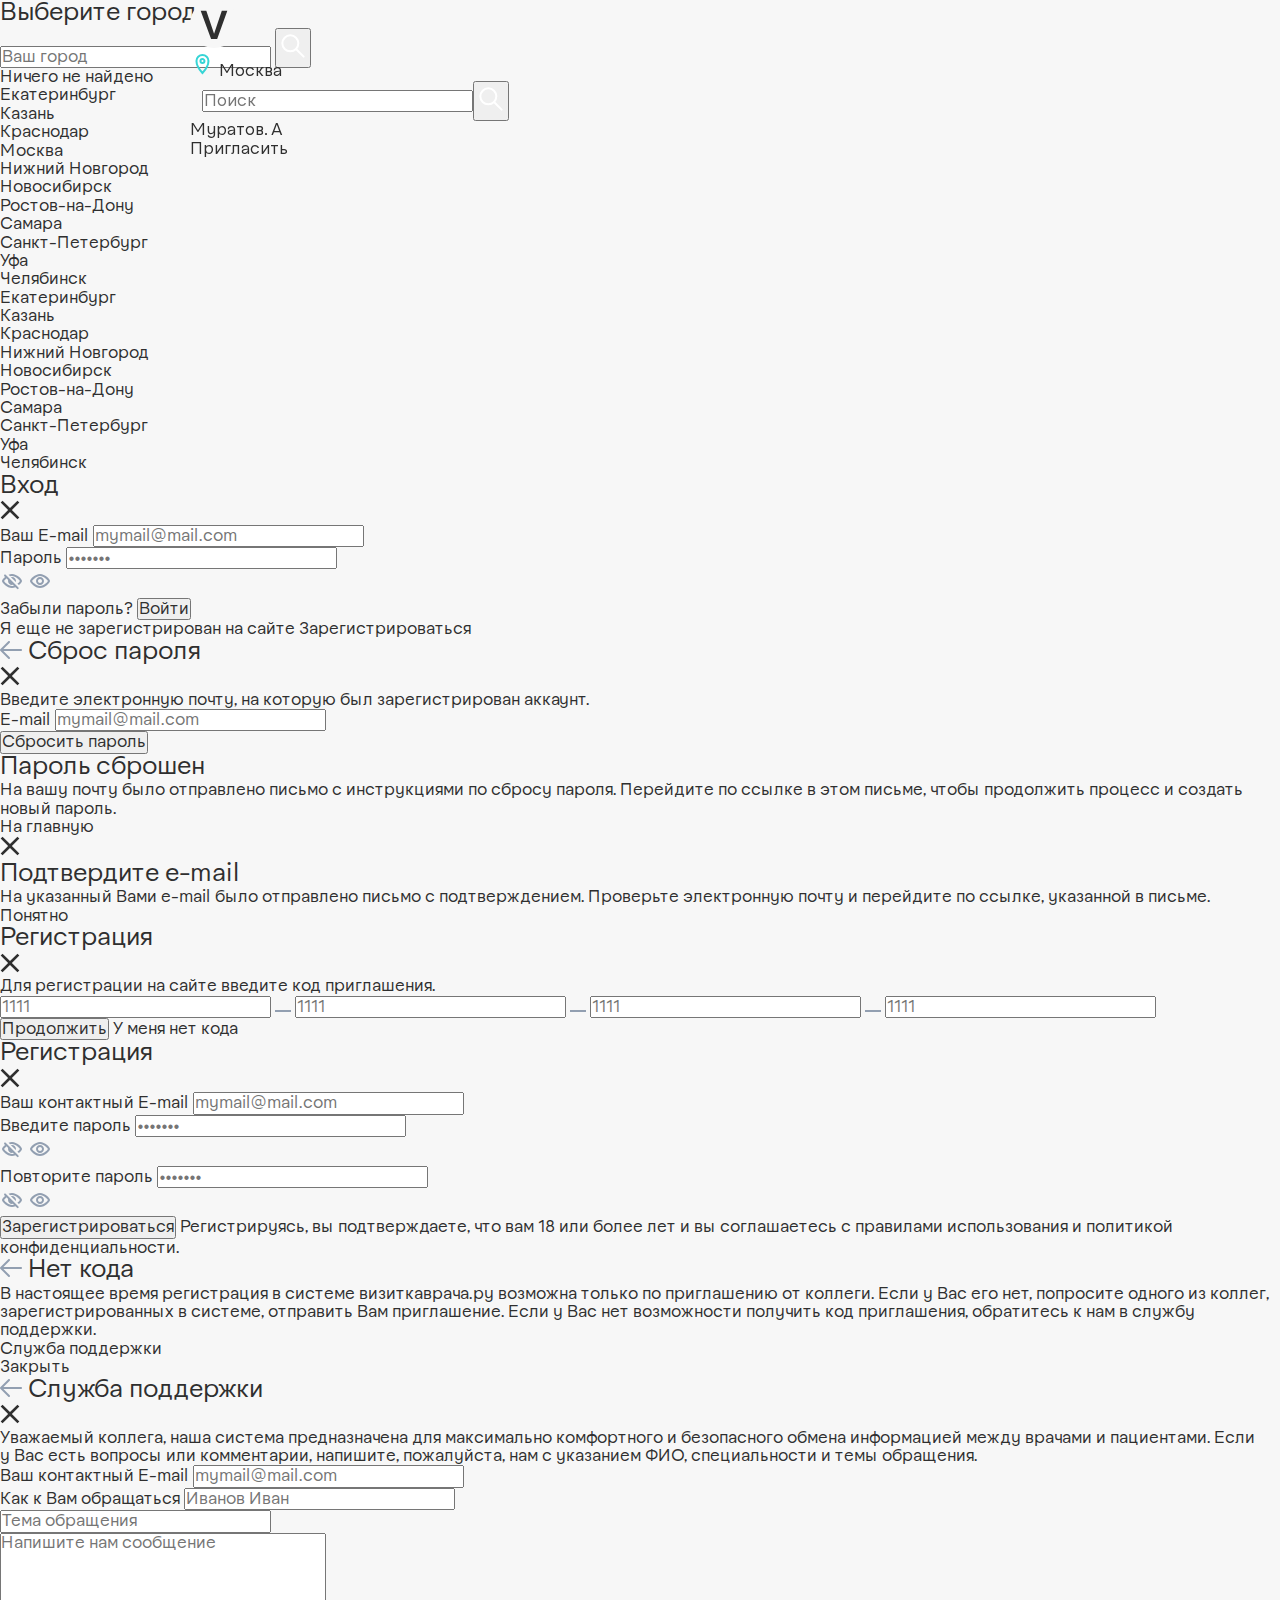
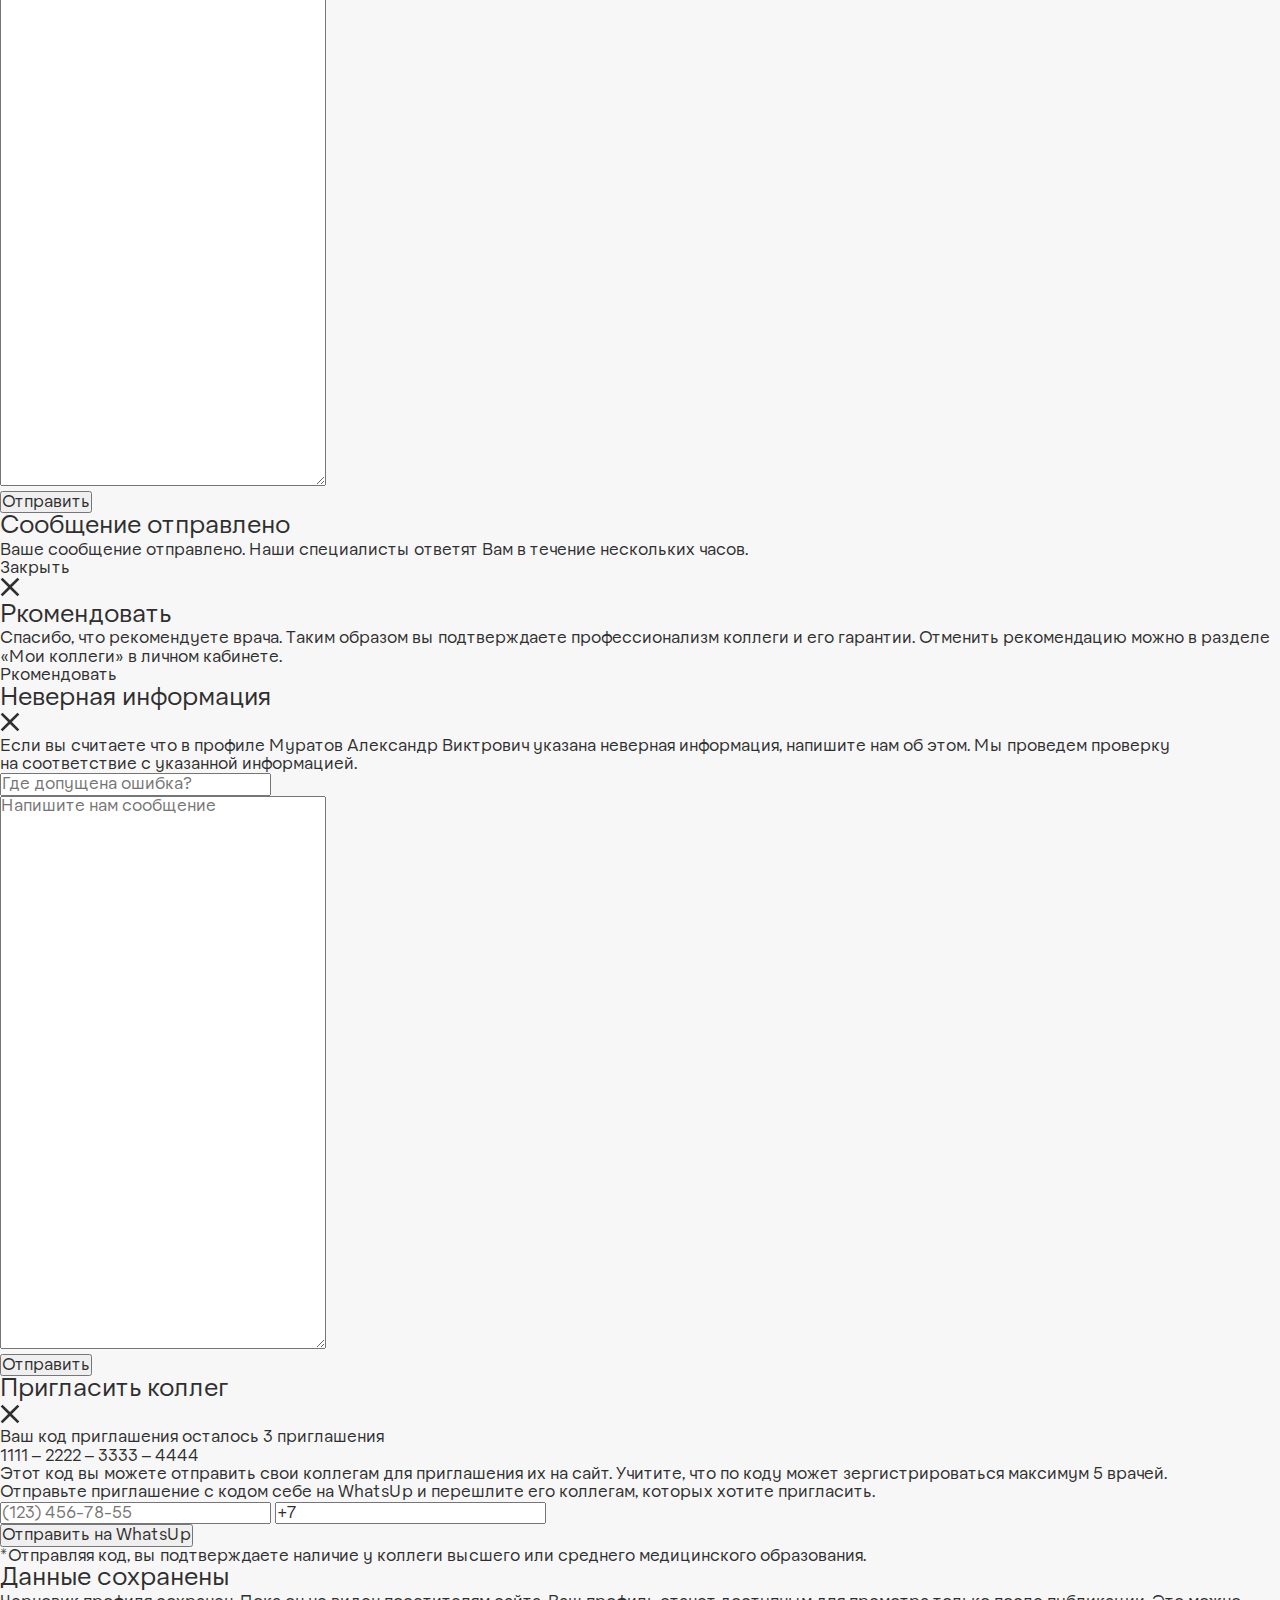
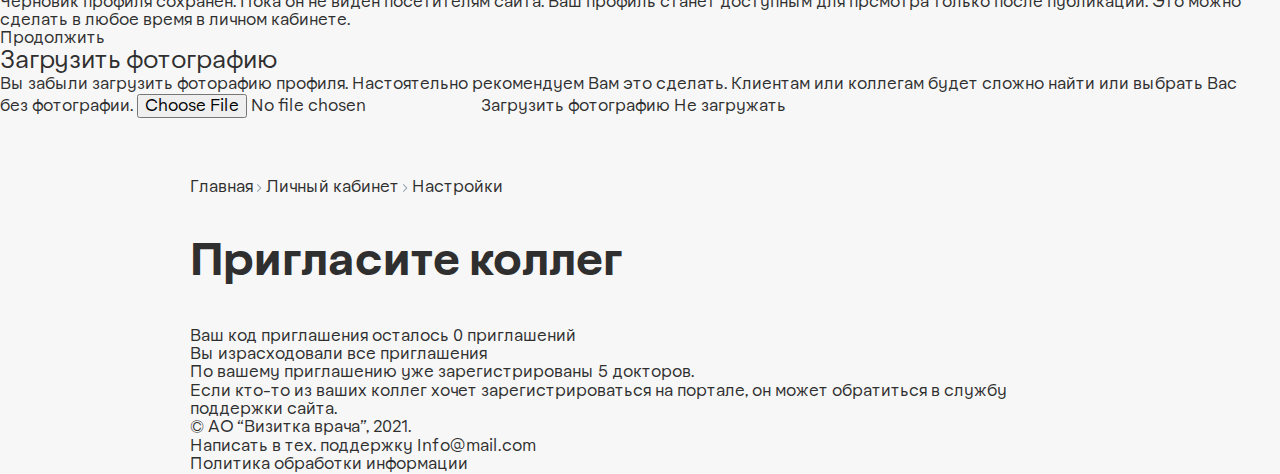
<file: invited_null.html>
<!DOCTYPE html>
<html lang="en">

<head>
  <meta charset="UTF-8">
  <meta http-equiv="X-UA-Compatible" content="IE=edge">
  <meta name="viewport" content="width=device-width, initial-scale=1.0">
  <link rel="stylesheet" href="css/style.min.css">
  <title>Визитка врача</title>
</head>


<body>



  <!-- Выбор города -->
  <div class="modal modal-city">

    <div class="modal-wrap modal-city-wrap">
      <h2 class="modal-title">Выберите город</h2>

      <div role="search" method="get" class="modal-city-search search-form" action="#">
        <label>
          <span class="screen-reader-text">
          </span>
          <input type="text" class="search-field field modal-city-search__field js-searchInput" placeholder="Ваш город"
            id="modalCitySearchField" data-listWrapClass="modal-city-list" />

        </label>
        <button type="submit" class="search-submit btn modal-city-search__submit">
          <img src="img/icons/search-icon_white.svg" alt="" class="modal-city-search__icon">
        </button>
      </div>

      <ul class="modal-city-list">
        <li class="modal-city-item empty">Ничего не найдено</li>

        <li class="modal-city-item" onclick="chooseCity(event)">Екатеринбург</li>
        <li class="modal-city-item" onclick="chooseCity(event)">Казань</li>
        <li class="modal-city-item" onclick="chooseCity(event)">Краснодар</li>
        <li class="modal-city-item current" onclick="chooseCity(event)">Москва</li>
        <li class="modal-city-item" onclick="chooseCity(event)">Нижний Новгород</li>
        <li class="modal-city-item" onclick="chooseCity(event)">Новосибирск</liv>
        <li class="modal-city-item" onclick="chooseCity(event)">Ростов-на-Дону</liv>
        <li class="modal-city-item" onclick="chooseCity(event)">Самара</liv>
        <li class="modal-city-item" onclick="chooseCity(event)">Санкт-Петербург</liv>
        <li class="modal-city-item" onclick="chooseCity(event)">Уфа</liv>
        <li class="modal-city-item" onclick="chooseCity(event)">Челябинск</liv>
        <li class="modal-city-item" onclick="chooseCity(event)">Екатеринбург</li>
        <li class="modal-city-item" onclick="chooseCity(event)">Казань</li>
        <li class="modal-city-item" onclick="chooseCity(event)">Краснодар</li>
        <li class="modal-city-item" onclick="chooseCity(event)">Нижний Новгород</li>
        <li class="modal-city-item" onclick="chooseCity(event)">Новосибирск</liv>
        <li class="modal-city-item" onclick="chooseCity(event)">Ростов-на-Дону</liv>
        <li class="modal-city-item" onclick="chooseCity(event)">Самара</liv>
        <li class="modal-city-item" onclick="chooseCity(event)">Санкт-Петербург</liv>
        <li class="modal-city-item" onclick="chooseCity(event)">Уфа</liv>
        <li class="modal-city-item" onclick="chooseCity(event)">Челябинск</liv>

      </ul>


    </div>
  </div>

  <!-- Вход (+) -->
  <div class="modal modal-login ">

    <div class="modal-wrap modal-login-wrap">
      <h2 class="modal-title">Вход</h2>
      <div class="modal-close">
        <img src="img/icons/close-icon.svg" alt="">
      </div>
      <form role="login" method="get" class="modal-login-form" action="#" id="loginForm">
        <div class="input-block">
          <span class="input-block__hint">Ваш  E-mail</span>
          <input class="input-block__field field" type="email" name="email" placeholder="mymail@mail.com">
        </div>
        <div class="input-block password">
          <span class="input-block__hint">Пароль</span>
          <input class="input-block__field field pass" type="password" name="password"
            placeholder="&bull;&bull;&bull;&bull;&bull;&bull;&bull;">
          <div class="input-block__hidepassword">
            <img src="img/icons/password-off-icon.svg" alt="" class="input-block__hidepassword-icon active">
            <img src="img/icons/password-on-icon.svg" alt="" class="input-block__hidepassword-icon ">
          </div>
        </div>

        <span class="modal-login-forgot js-toReset ">Забыли пароль?</span>

        <input type="submit" value="Войти" class="login-submit form-submit modal-login-submit btn disabled">
      </form>

    </div>
    <div class="modal-wrap modal-login-info">
      <span class="modal-login-info__text">Я еще не зарегистрирован на сайте</span>
      <span class="modal-login-info__link js-toRegister">Зарегистрироваться</span>

    </div>
  </div>

  <!-- Сброс пароля (+) -->
  <div class="modal modal-reset ">

    <div class="modal-wrap modal-reset-wrap">

      <h2 class="modal-title"> <img src="img/icons/back-icon.svg" alt="" class="modal-back js-toLogin"> Сброс пароля
      </h2>
      <div class="modal-close">
        <img src="img/icons/close-icon.svg" alt="">
      </div>
      <form role="reset" method="get" class="modal-reset-form" action="#" id="resetPasswordForm">
        <span class="modal-reset-text">Введите электронную почту, на которую был зарегистрирован аккаунт.</span>

        <div class="input-block">
          <span class="input-block__hint"> E-mail</span>
          <input class="input-block__field field" type="email" name="email" id="" placeholder="mymail@mail.com">
        </div>


        <input type="submit" value="Сбросить пароль" class="login-submit form-submit disabled modal-reset-submit btn">
      </form>



    </div>

  </div>

  <!-- Пароль сброшен -->
  <div class="modal modal-notify ">

    <div class="modal-wrap modal-notify-wrap">

      <h2 class="modal-title"> Пароль сброшен</h2>

      <span class="modal-reset-text">На вашу почту было отправлено письмо с инструкциями по сбросу пароля. Перейдите
        по ссылке в этом письме, чтобы продолжить процесс и создать новый пароль.</span>

      <div class="btn  modal-notify-btn ">На главную</div>
    </div>

  </div>

  <!-- Подтвердите почту -->
  <div class="modal modal-notify ">

    <div class="modal-wrap modal-notify-wrap">
      <div class="modal-close">
        <img src="img/icons/close-icon.svg" alt="">
      </div>
      <h2 class="modal-title"> Подтвердите e-mail</h2>

      <span class="modal-reset-text">На указанный Вами e-mail было отправлено письмо с подтверждением. Проверьте
        электронную почту и перейдите по ссылке, указанной в письме.</span>
      <div class="btn modal-notify-btn ">Понятно</div>

    </div>

  </div>
  <!-- Регистрация. этап 1 (+) -->
  <div class="modal modal-code  ">

    <div class="modal-wrap modal-code-wrap">
      <h2 class="modal-title">Регистрация</h2>
      <div class="modal-close">
        <img src="img/icons/close-icon.svg" alt="">
      </div>
      <form method="get" class="modal-code-form" action="#" id="RegistrationCode">

        <span class="modal-code-text">Для регистрации на сайте введите код приглашения.</span>

        <div class="input-block input-block_code ">
          <!-- в это поле перезаписывается код без знаков тире. На это поле накладывается валидация  -->
          <input class="input-block__field field js-codeTrue" type="hidden" minlength="16" maxlength="16" id=""
            name="code">

          <!-- для вывода ошибки полям добавить класс invalid  (всем, кроме скрытого поля) -->
          <input class="input-block__field field code-field" type="text" maxlength="4" id="" placeholder="1111">
          <img src="img/icons/line-icon.svg" alt="" class="modal-code-line">
          <input class="input-block__field field code-field" type="text" maxlength="4" id="" placeholder="1111">
          <img src="img/icons/line-icon.svg" alt="" class="modal-code-line">
          <input class="input-block__field field code-field" type="text" maxlength="4" id="" placeholder="1111">
          <img src="img/icons/line-icon.svg" alt="" class="modal-code-line">
          <input class="input-block__field field code-field" type="text" maxlength="4" id="" placeholder="1111">

        </div>
        <!--  СООБЩЕНИЕ ОБ ОШИБКЕ -->
        <!-- <span class="input-block__invalid">Этот код уже был использован максимальное количество раз </span> -->

        <input type="submit" value="Продолжить" class="login-submit modal-code-submit btn js-sendCode disabled">
        <span class="modal-code-nocode js-toNocode ">У меня нет кода</span>

      </form>

    </div>
  </div>
  <!-- Регистрация. этап 2 (+) -->
  <div class="modal modal-register  ">

    <div class="modal-wrap modal-register-wrap ">
      <h2 class="modal-title">Регистрация</h2>
      <div class="modal-close">
        <img src="img/icons/close-icon.svg" alt="">
      </div>
      <form role="register" method="get" class="modal-register-form" action="#" id="registerForm">
        <div class="input-block">
          <span class="input-block__hint">Ваш контактный E-mail</span>
          <input class="input-block__field field" type="email" name="email" placeholder="mymail@mail.com">
        </div>
        <div class="input-block password">
          <span class="input-block__hint">Введите пароль</span>
          <input class="input-block__field field pass" type="password" name="password" id=""
            placeholder="&bull;&bull;&bull;&bull;&bull;&bull;&bull;">
          <div class="input-block__hidepassword">
            <img src="img/icons/password-off-icon.svg" alt="" class="input-block__hidepassword-icon active">
            <img src="img/icons/password-on-icon.svg" alt="" class="input-block__hidepassword-icon ">
          </div>
        </div>

        <div class="input-block password">
          <span class="input-block__hint">Повторите пароль</span>
          <input class="input-block__field field pass" type="password" name="confirmPassword" id=""
            placeholder="&bull;&bull;&bull;&bull;&bull;&bull;&bull;">
          <div class="input-block__hidepassword">
            <img src="img/icons/password-off-icon.svg" alt="" class="input-block__hidepassword-icon active">
            <img src="img/icons/password-on-icon.svg" alt="" class="input-block__hidepassword-icon ">
          </div>
        </div>

        <input type="submit" value="Зарегистрироваться"
          class="login-submit form-submit disabled modal-register-submit btn">
        <span class="modal-register-text">
          Регистрируясь, вы подтверждаете, что вам 18 или более лет и вы соглашаетесь c
          <a href="#" class="primary">правилами использования </a> и <a href="privacy.html" target="_blank" class="primary">политикой
            конфиденциальности</a>.
        </span>
      </form>

    </div>

  </div>
  <!-- У меня нет кода -->
  <div class="modal modal-nocode ">

    <div class="modal-wrap modal-nocode-wrap">

      <h2 class="modal-title"> <img src="img/icons/back-icon.svg" alt="" class="modal-back js-toRegister"> Нет кода
      </h2>

      <span class="modal-nocode-text">
        В настоящее время регистрация в системе визиткаврача.ру возможна только по приглашению от коллеги. Если у Вас
        его нет, попросите одного из коллег, зарегистрированных в системе, отправить Вам приглашение.
      </span>

      <span class="modal-nocode-text">
        Если у Вас нет возможности получить код приглашения, обратитесь к нам в службу поддержки.
      </span>


      <div class="btn-light js-toSupport">Служба поддержки</div>
      <div class="modal-nocode-close btn">Закрыть</div>


    </div>

  </div>

  <!-- Служба поддержки (+) -->
  <div class="modal modal-support ">

    <div class="modal-wrap modal-support-wrap">

      <h2 class="modal-title"> <img src="img/icons/back-icon.svg" alt="" class="modal-back js-toNocode"> Служба
        поддержки
      </h2>
      <div class="modal-close">
        <img src="img/icons/close-icon.svg" alt="">
      </div>
      <span class="modal-nocode-text">
        Уважаемый коллега, наша система предназначена для максимально комфортного и безопасного обмена информацией между
        врачами и пациентами. Если у Вас есть вопросы или комментарии, напишите, пожалуйста, нам с указанием ФИО,
        специальности и темы обращения.
      </span>

      <form method="get" class="modal-support-form" action="#" id="supportForm">

        <div class="input-block">
          <span class="input-block__hint">Ваш контактный E-mail</span>
          <input class="input-block__field field" type="email" name="email" placeholder="mymail@mail.com">
        </div>
        <div class="input-block">
          <span class="input-block__hint">Как к Вам обращаться</span>
          <input class="input-block__field field" type="text" name="userName" id="nameTemp" placeholder="Иванов Иван">
        </div>

        <div class="input-block select-wrap">

          <div class="select">
            <div class="select__head">
              <input type="text" name="theme" autocomplete="off" readonly placeholder="Тема обращения" class="field">
            </div>


            <ul class="select__list" style="display: none;">
              <li class="select__item">Что-то </li>
              <li class="select__item">Что-то </li>
              <li class="select__item">Что-то </li>
              <li class="select__item">Что-то </li>
              <li class="select__item">Что-то </li>
              <li class="select__item">Что-то </li>
            </ul>
          </div>
        </div>


        <div class="input-block">
          <textarea class="input-block__field textarea field" name="message" id="" cols="30" rows="30"
            placeholder="Напишите нам сообщение"></textarea>
        </div>

        <input type="submit" value="Отправить" class="login-submit form-submit modal-support-submit btn disabled">
      </form>

    </div>

  </div>

  <!-- Сообщение отправлено -->
  <div class="modal modal-notify  ">

    <div class="modal-wrap modal-notify-wrap">

      <h2 class="modal-title"> Сообщение отправлено</h2>

      <span class="modal-reset-text">Ваше сообщение отправлено. Наши специалисты ответят Вам в течение нескольких
        часов.</span>
      <div class="btn modal-notify-btn ">Закрыть</div>

    </div>

  </div>

  <!-- Ркомендовать -->
  <div class="modal modal-recommend ">
    <div class="modal-wrap modal-notify-wrap">
      <div class="modal-close">
        <img src="img/icons/close-icon.svg" alt="">
      </div>
      <h2 class="modal-title"> Ркомендовать</h2>
      <span class="modal-reset-text">
        Спасибо, что рекомендуете врача. Таким образом вы&nbsp;подтверждаете профессионализм коллеги и&nbsp;его
        гарантии.
      </span>
      <span class="modal-reset-text">
        Отменить рекомендацию можно в&nbsp;разделе &laquo;Мои коллеги&raquo; в&nbsp;личном кабинете.
      </span>
      <div class="btn modal-notify-btn ">Ркомендовать</div>
    </div>
  </div>

  <!-- Отправка жалобы  -->
  <div class="modal modal-complain  ">
    <div class="modal-wrap modal-complain-wrap">
      <h2 class="modal-title">
        Неверная информация
      </h2>
      <div class="modal-close">
        <img src="img/icons/close-icon.svg" alt="">
      </div>
      <span class="modal-complain__text">Если вы считаете что в профиле</span>
      <span class="modal-complain__account">Муратов Александр Виктрович</span>
      <span class="modal-complain__text">
        указана неверная информация, напишите нам об этом. Мы проведем проверку на соответствие с указанной информацией.
      </span>

      <form method="get" class="modal-support-form" action="#" id="complainForm">

        <div class="input-block select-wrap">

          <div class="select">
            <div class="select__head">
              <input type="text" name="mistake" autocomplete="off" readonly placeholder="Где допущена ошибка?"
                class="field">
            </div>


            <ul class="select__list" style="display: none;">
              <li class="select__item">Что-то </li>
              <li class="select__item">Что-то </li>
              <li class="select__item">Что-то </li>
              <li class="select__item">Что-то </li>
              <li class="select__item">Что-то </li>
              <li class="select__item">Что-то </li>
            </ul>
          </div>
        </div>
        <div class="input-block">
          <textarea class="input-block__field textarea field" name="message" id="" cols="30" rows="30"
            placeholder="Напишите нам сообщение"></textarea>
        </div>
        <input type="submit" value="Отправить" class="login-submit form-submit  modal-support-submit btn disabled">
      </form>
    </div>
  </div>

  <!-- Пригласить коллег (+) -->
  <div class="modal modal-invite">

    <div class="modal-wrap modal-invite-wrap">
      <h2 class="modal-title">
        Пригласить коллег
      </h2>
      <div class="modal-close">
        <img src="img/icons/close-icon.svg" alt="">
      </div>
      <div class="invite-card">

        <div class="invite-card__head">
          <span class="invite-card__title">Ваш код приглашения</span>
          <span class="invite-card__count">осталось 3 приглашения</span>
        </div>
        <div class="invite-card__code">
          <span>1111 – 2222 – 3333 – 4444</span>
        </div>
        <div class="invite-card__info">
          <div class="invite-card__text">
            <p>
              Этот код вы&nbsp;можете отправить свои коллегам для приглашения их&nbsp;на&nbsp;сайт. Учитите, что
              по&nbsp;коду может зергистрироваться максимум 5&nbsp;врачей.
            </p>
            <p>
              Отправьте приглашение с&nbsp;кодом себе на&nbsp;WhatsUp и&nbsp;перешлите его коллегам, которых хотите
              пригласить.
            </p>
          </div>

          <form action="#" class="invite-card__phone" id="inviteModalForm">
            <div class="input-block phone">
              <input type="phone" placeholder="(123) 456-78-55" name="phone" minlength="15" maxlength="15"
                class="input-block__field phone field">
              <input type="text" readonly class="phone-code " value="+7">

            </div>
            <input type="submit" value="Отправить на WhatsUp" class="btn-light form-submit invite-card__btn disabled">
          </form>
          <div class="invite-card__text">
            <p>
              *Отправляя код, вы&nbsp;подтверждаете наличие у&nbsp;коллеги высшего или среднего медицинского
              образования.
            </p>

          </div>
        </div>
      </div>

    </div>
  </div>

  <!-- Данные сохранены -->
  <div class="modal modal-saved  ">
    <div class="modal-wrap modal-nocode-wrap">
      <h2 class="modal-title"> Данные сохранены
      </h2>

      <span class="modal-nocode-text">
        Черновик профиля сохранен. Пока он не виден посетителям сайта. Ваш профиль станет доступным для прсмотра только
        после публикации. Это можно сделать в любое время в личном кабинете.
      </span>

      <div class="modal-saved-close btn">Продолжить</div>
    </div>
  </div>

  <!-- Вы забыли добавить фотографию -->
  <div class="modal modal-setavatar ">
    <div class="modal-wrap modal-nocode-wrap">
      <h2 class="modal-title"> Загрузить фотографию
      </h2>

      <span class="modal-nocode-text">
        Вы забыли загрузить фоторафию профиля. Настоятельно рекомендуем Вам это сделать. Клиентам или коллегам будет
        сложно найти или выбрать Вас без фотографии.
      </span>

      <input type="file" id="modalPhoto" class="modal-setavatar__file">
      <label for="modalPhoto" class="modal-setavatar__label btn">
        Загрузить фотографию
      </label>
      <span class="modal-setavatar__text  modal-setavatar-close">Не загружать</span>

    </div>
  </div>
  <header class="header header_login ">
    <div class="wrap content-flex">
      <div class="logo">
        <img src="img/icons/logo.svg" alt="Визитка Врача">
      </div>
      <div class="city toModal js-toChooseCity">
        <img src="img/icons/city-icon.svg" alt="">
        <span class="name">Москва</span>
      </div>
      <form role="search" method="get" class="header-search search-form " action="#">
        <label>
          <span class="screen-reader-text">
          </span>
          <input type="text" class="search-field field header-search__field " placeholder="Поиск" maxlength="70" />


        </label>
        <button type="submit" class="header-search__submit">
          <img src="img/icons/search-icon_white.svg" alt="" class="header-search__icon">
        </button>
      </form>

      <div class="buttons content-flex">
        <div class="header-mini ">
          Муратов. А
        </div>
        <a href="invited.html" class="btn header-invite">
          Пригласить
        </a>

      </div>


    </div>
  </header>


  <main class="main ">
    <section class="section invite">

      <div class="wrap">
        <div class="section-nav">
          <a href="#"> Главная </a>
          <img src="img/icons/arrow-icon.svg" alt="">
          <a href="#"> Личный кабинет </a>
          <img src="img/icons/arrow-icon.svg" alt="">
          <a href="#"> Настройки </a>
        </div>

        <div class="invite-wrap">
          <h2 class="section-title">Пригласите коллег</h2>

          <div class="invite-card">
            <div class="invite-card__head">
              <span class="invite-card__title">Ваш код приглашения</span>
              <span class="invite-card__count">осталось 0 приглашений</span>
            </div>
            <div class="invite-card__code">
              <span class="null">
                Вы израсходовали все приглашения
              </span>
            </div>
            <div class="invite-card__info">
              <div class="invite-card__text">
                <p>
                  По&nbsp;вашему приглашению уже зарегистрированы 5&nbsp;докторов.
                </p>
                <p>
                  Если кто-то из&nbsp;ваших коллег хочет зарегистрироваться на&nbsp;портале, он&nbsp;может обратиться
                  в&nbsp;службу
                  поддержки сайта.
                </p>
              </div>


            </div>
          </div>
        </div>
      </div>

    </section>
  </main>

  <footer class="footer">
    <div class="wrap content-flex between">
      <div class="footer-item">
        © AО “Визитка врача”, 2021.
      </div>

      <div class="footer-item">
        <span class="js-toSupport js-supportEmpty link"> Написать в тех. поддержку</span>
        <a href="mailto:Info@mail.com" class="link">Info@mail.com</a>
      </div>

      <a href="privacy.html" target="_blank" class="footer-item link">
        Политика обработки информации
      </a>

    </div>
  </footer>
  <script src="js/jquery.js"></script>
  <script src="js/droplist.js"></script>
  <script src="js/jquery.mask.min.js"></script>
  <script src="js/jquery.validate.min.js"></script>
  <script src="js/main.js"></script>
</body>

</html>
</file>
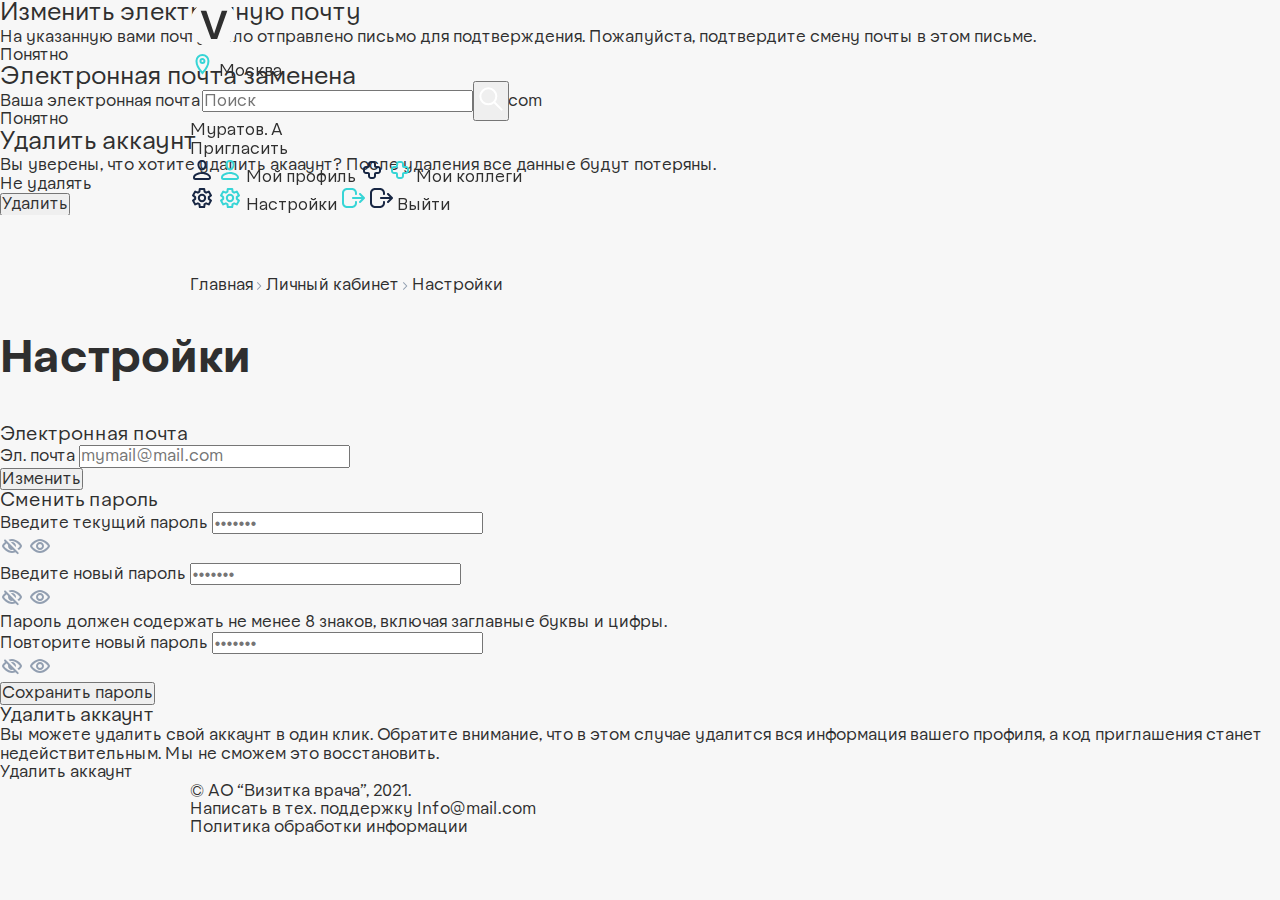
<file: Modal_changeEmail.html>
<!DOCTYPE html>
<html lang="en">

<head>
  <meta charset="UTF-8">
  <meta http-equiv="X-UA-Compatible" content="IE=edge">
  <meta name="viewport" content="width=device-width, initial-scale=1.0">
  <link rel="stylesheet" href="css/style.min.css">
  <title>Визитка врача</title>
</head>

<body>




  <!-- Изменить почту -->
  <div class="modal modal-notify  active ">

    <div class="modal-wrap modal-notify-wrap">

      <h2 class="modal-title"> Изменить электронную почту</h2>

      <span class="modal-reset-text">На указанную вами почту было отправлено письмо для подтверждения. Пожалуйста,
        подтвердите смену почты в этом письме.</span>
      <div class="btn modal-notify-btn ">Понятно</div>

    </div>

  </div>

  <!-- Почта  заменена  -->
  <!-- Почта  заменена  -->
  <div class="modal modal-notify   ">

    <div class="modal-wrap modal-notify-wrap">

      <h2 class="modal-title"> Электронная почта заменена</h2>

      <span class="modal-reset-text">Ваша электронная почта успешно заменена на newmail@gmail.com</span>
      <div class="btn modal-notify-btn ">Понятно</div>

    </div>

  </div>

  <!-- Удалить аккаунт?  -->
  <div class="modal modal-delete  ">

    <div class="modal-wrap modal-notify-wrap">

      <h2 class="modal-title"> Удалить аккаунт</h2>

      <span class="modal-reset-text">Вы уверены, что хотите удалить акааунт? После удаления все данные будут
        потеряны.</span>
      <form action="#" class="modal-delete-wrap">

        <div class="btn modal-notify-btn modal-delete__btn ">Не удалять</div>
        <input type="submit" value="Удалить" class="btn-light modal-delete__btn">

      </form>

    </div>

  </div>
  
  <header class="header header_login ">
    <div class="wrap content-flex">
      <div class="logo">
        <img src="img/icons/logo.svg" alt="Визитка Врача">
      </div>
      <div class="city toModal js-toChooseCity">
        <img src="img/icons/city-icon.svg" alt="">
        <span class="name">Москва</span>
      </div>
      <form role="search" method="get" class="header-search search-form " action="#">
        <label>
          <span class="screen-reader-text">
          </span>
          <input type="text" class="search-field field header-search__field " placeholder="Поиск" />


        </label>
        <button type="submit" class="header-search__submit">
          <img src="img/icons/search-icon_white.svg" alt="" class="header-search__icon">
        </button>
      </form>

      <div class="buttons content-flex">
        <div class="header-mini js-toggleHeaderMenu">
          Муратов. А
        </div>
        <a href="invited.html" class="btn header-invite">
          Пригласить
        </a>

        <div class="header-mini__wrap  js-headerMenu">
          <a href="profile.html" class="header-mini__item ">
            <img src="img/icons/header-mini-1-icon.svg" alt="">
            <img src="img/icons/header-mini-1-icon_active.svg" alt="" class="current">

            <span>Мой профиль</span>
          </a>
          <a href="colleagues.html" class="header-mini__item ">
            <img src="img/icons/header-mini-2-icon.svg" alt="">
            <img src="img/icons/header-mini-2-icon_active.svg" alt="" class="current">
            <span>Мои коллеги</span>
          </a>
          <div class="line"></div>
          <a href="settings.html" class="header-mini__item current">
            <img src="img/icons/header-mini-3-icon.svg" alt="">
            <img src="img/icons/header-mini-3-icon_active.svg" alt="" class="current">

            <span>Настройки</span>
          </a>
          <a href="index.html" class="header-mini__item">
            <img src="img/icons/header-mini-4-icon_active.svg" alt="" class="current">
            <img src="img/icons/header-mini-4-icon.svg" alt="">
            <span>Выйти</span>
          </a>
        </div>
      </div>


    </div>
  </header>

  <main class="main ">
    <section class="section data">

      <div class="wrap">
        <div class="section-nav">
          <a href="#"> Главная </a>
          <img src="img/icons/arrow-icon.svg" alt="">
          <a href="#"> Личный кабинет </a>
          <img src="img/icons/arrow-icon.svg" alt="">
          <a href="#"> Настройки </a>
        </div>
      </div>

      <div class="data-wrap">
        <h2 class="section-title">Настройки</h2>

        <form action="#" class="data-box" id="settingsChangeEmail">
          <h3 class="data-box__title">Электронная почта</h3>
          <div class="input-block">
            <span class="input-block__hint">Эл. почта</span>
            <input class="input-block__field field" type="email" name="email" id="" placeholder="mymail@mail.com">
          </div>
          <input type="submit" value="Изменить" class=" form-submit disabled data-box__submit btn">
        </form>

        <form action="#" class="data-box" id="settingsChangePassword">
          <h3 class="data-box__title">Сменить пароль</h3>
          <div class="input-block password">
            <span class="input-block__hint">Введите текущий пароль</span>
            <input class="input-block__field field pass" type="password" name="currentPassword" id=""
              placeholder="&bull;&bull;&bull;&bull;&bull;&bull;&bull;">
            <div class="input-block__hidepassword">
              <img src="img/icons/password-off-icon.svg" alt="" class="input-block__hidepassword-icon active">
              <img src="img/icons/password-on-icon.svg" alt="" class="input-block__hidepassword-icon ">
            </div>
          </div>

          <div class="input-block password">
            <span class="input-block__hint">Введите новый пароль</span>
            <input class="input-block__field field pass" type="password" name="newPassword" id=""
              placeholder="&bull;&bull;&bull;&bull;&bull;&bull;&bull;">
            <div class="input-block__hidepassword">
              <img src="img/icons/password-off-icon.svg" alt="" class="input-block__hidepassword-icon active">
              <img src="img/icons/password-on-icon.svg" alt="" class="input-block__hidepassword-icon ">
            </div>
            <span class="input-block__text">
              Пароль должен содержать не&nbsp;менее 8&nbsp;знаков, включая заглавные буквы и&nbsp;цифры.
            </span>
          </div>

          <div class="input-block password">
            <span class="input-block__hint">Повторите новый пароль</span>
            <input class="input-block__field field pass" type="password" name="confirmNewPassword" id=""
              placeholder="&bull;&bull;&bull;&bull;&bull;&bull;&bull;">
            <div class="input-block__hidepassword">
              <img src="img/icons/password-off-icon.svg" alt="" class="input-block__hidepassword-icon active">
              <img src="img/icons/password-on-icon.svg" alt="" class="input-block__hidepassword-icon ">
            </div>

          </div>
          <input type="submit" value="Сохранить пароль" class="form-submit disabled data-box__submit btn">
        </form>

        <div  class="data-box">
          <h3 class="data-box__title">Удалить аккаунт</h3>
          <p class="data-box__text">
            Вы&nbsp;можете удалить свой аккаунт в&nbsp;один клик. Обратите внимание, что в&nbsp;этом случае удалится вся
            информация вашего профиля, а&nbsp;код приглашения станет недействительным. Мы&nbsp;не&nbsp;сможем это
            восстановить.
          </p>
          <div class="data-box__submit btn-light js-toDeleteAccount">
            Удалить аккаунт
          </div>
        </div>

      </div>

      </div>
    </section>
  </main>

  <footer class="footer">
    <div class="wrap content-flex between">
      <div class="footer-item">
        © AО “Визитка врача”, 2021.
      </div>

      <div class="footer-item">
        <span class="js-toSupport js-supportEmpty link"> Написать в тех. поддержку</span>
        <a href="mailto:Info@mail.com" class="link">Info@mail.com</a>
      </div>

      <a href="privacy.html" class="footer-item link">
        Политика обработки информации
      </a>

    </div>
  </footer>
  <script src="js/jquery.js"></script>
  <script src="js/droplist.js"></script>
  <script src="js/jquery.mask.min.js"></script>
  <script src="js/jquery.validate.min.js"></script>
  <script src="js/main.js"></script>
</body>

</html>
</file>
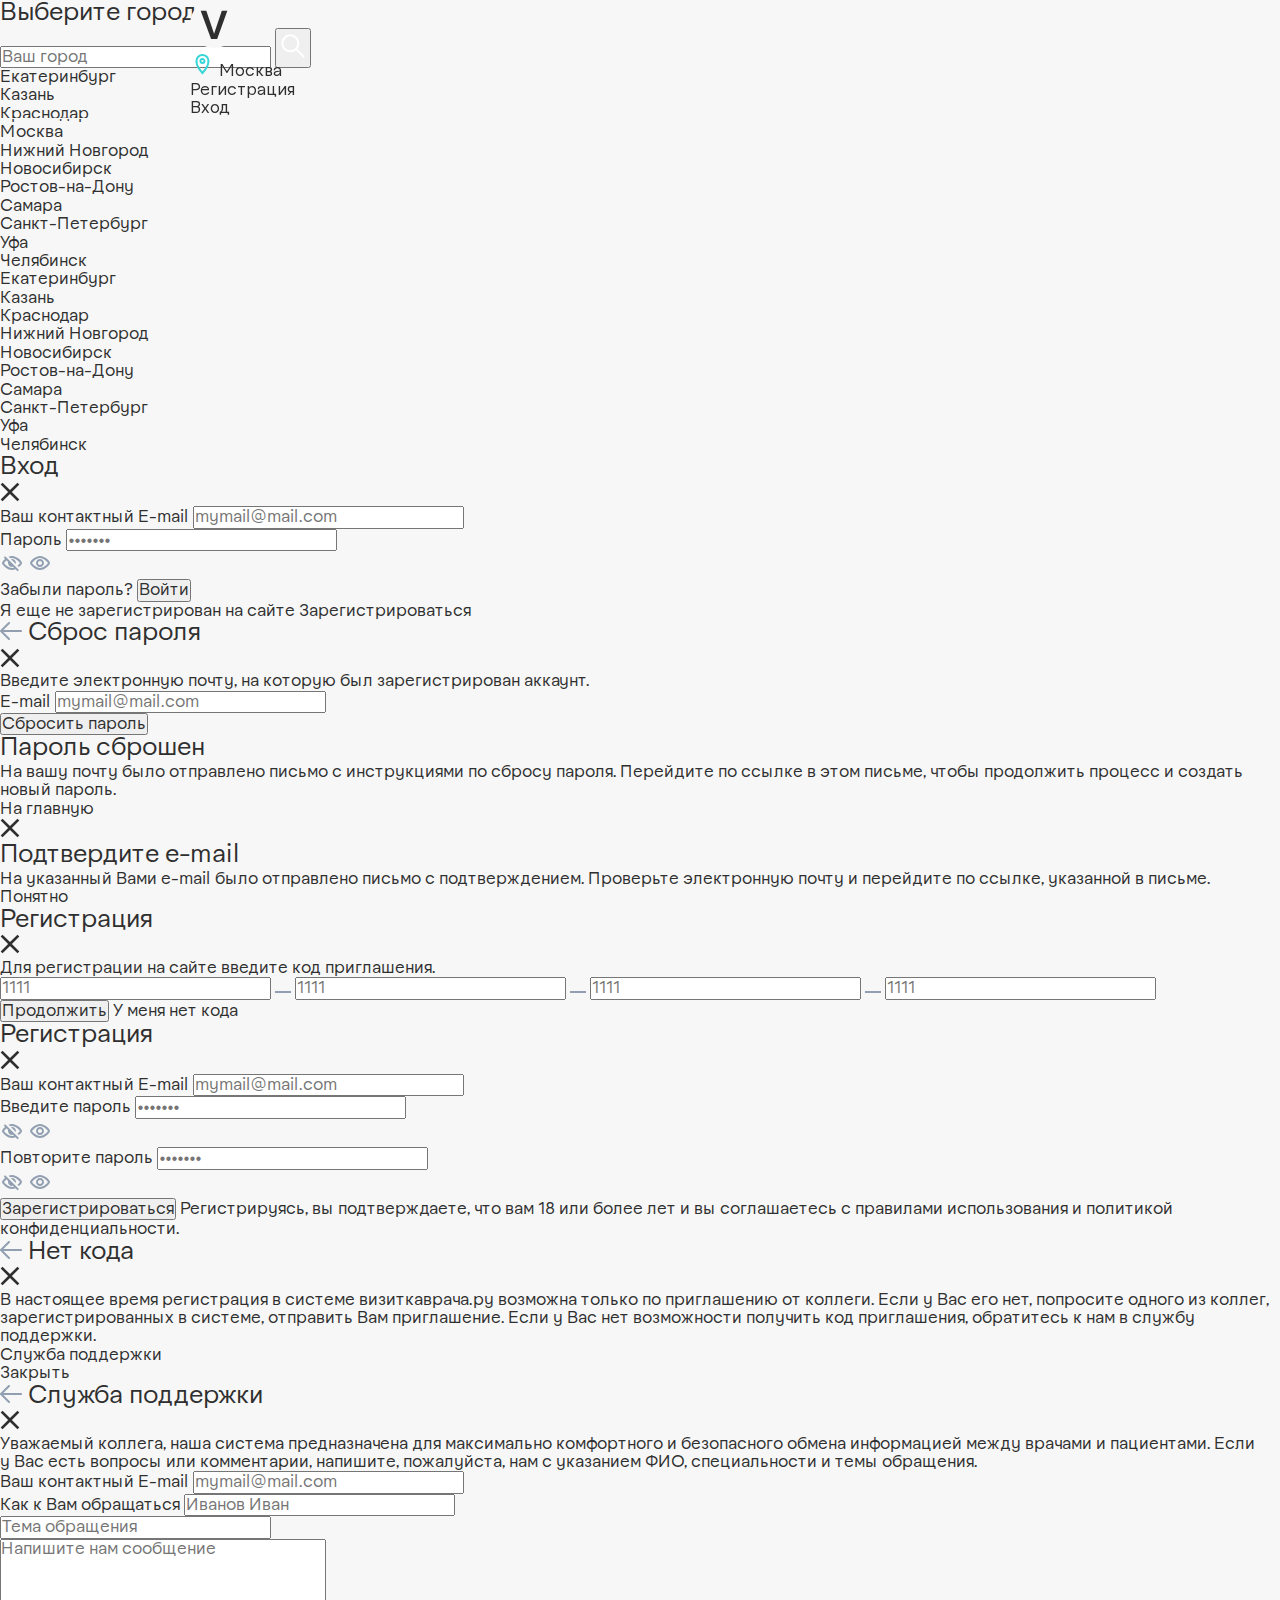
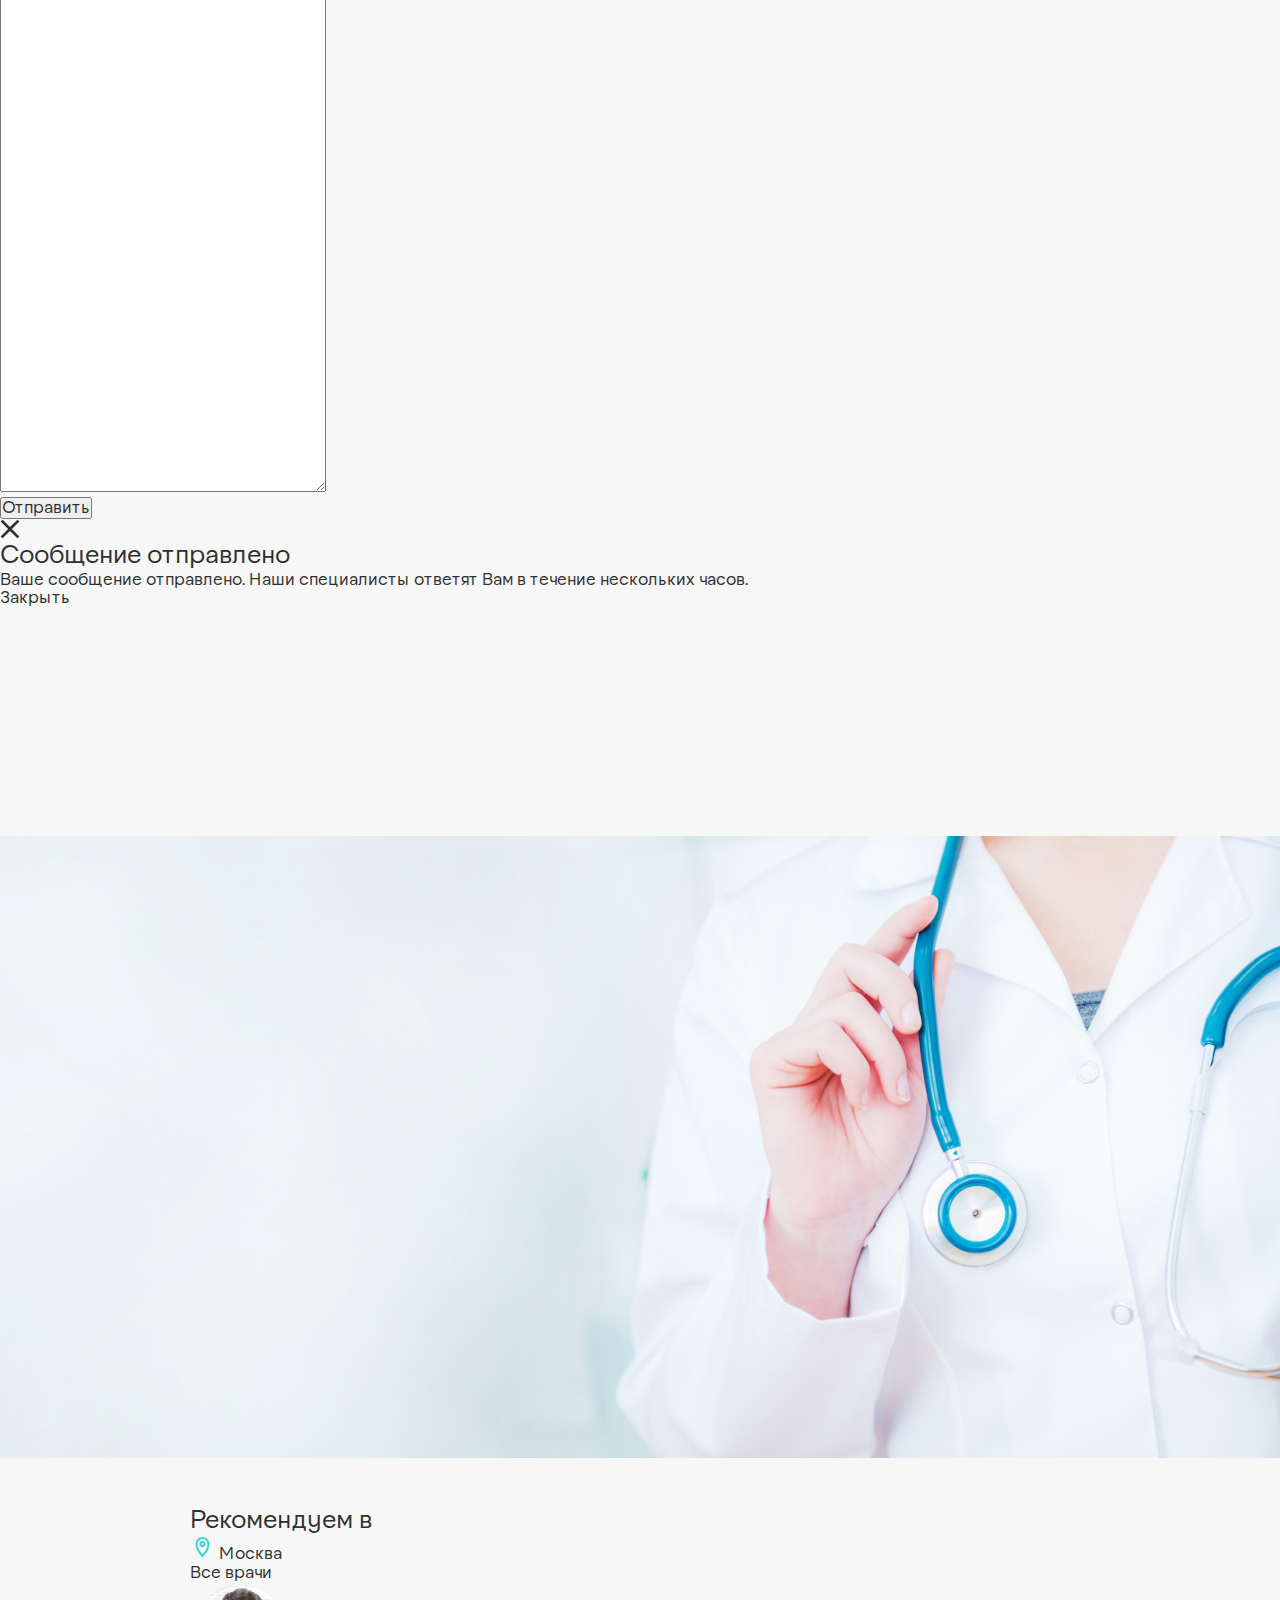
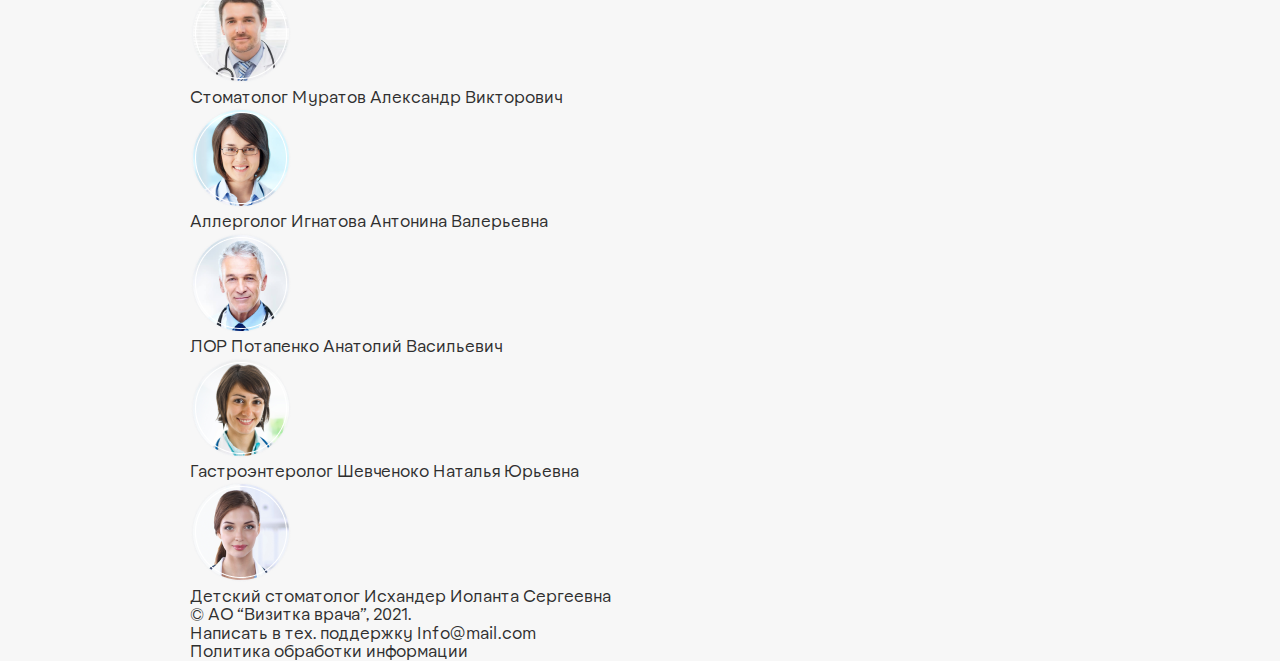
<file: Modal_confirm.html>
<!DOCTYPE html>
<html lang="en">

<head>
  <meta charset="UTF-8">
  <meta http-equiv="X-UA-Compatible" content="IE=edge">
  <meta name="viewport" content="width=device-width, initial-scale=1.0">

  <link rel="stylesheet" href="css/style.min.css">

  <title>Визитка врача</title>
</head>

<body>

  <div class="modal modal-city">

    <div class="modal-wrap modal-city-wrap">
      <h2 class="modal-title">Выберите город</h2>

      <form role="search" method="get" class="modal-city-search search-form" action="#">
        <label>
          <span class="screen-reader-text">
          </span>
          <input type="text" class="search-field field modal-city-search__field" placeholder="Ваш город"
            id="modalCitySearchField" />

        </label>
        <button type="submit" class="search-submit btn modal-city-search__submit">
          <img src="img/icons/search-icon_white.svg" alt="" class="modal-city-search__icon">
        </button>
      </form>

      <ul class="modal-city-list">
        <li class="modal-city-item" onclick="chooseCity(event)">Екатеринбург</li>
        <li class="modal-city-item" onclick="chooseCity(event)">Казань</li>
        <li class="modal-city-item" onclick="chooseCity(event)">Краснодар</li>
        <li class="modal-city-item current" onclick="chooseCity(event)">Москва</li>
        <li class="modal-city-item" onclick="chooseCity(event)">Нижний Новгород</li>
        <li class="modal-city-item" onclick="chooseCity(event)">Новосибирск</liv>
        <li class="modal-city-item" onclick="chooseCity(event)">Ростов-на-Дону</liv>
        <li class="modal-city-item" onclick="chooseCity(event)">Самара</liv>
        <li class="modal-city-item" onclick="chooseCity(event)">Санкт-Петербург</liv>
        <li class="modal-city-item" onclick="chooseCity(event)">Уфа</liv>
        <li class="modal-city-item" onclick="chooseCity(event)">Челябинск</liv>
        <li class="modal-city-item" onclick="chooseCity(event)">Екатеринбург</li>
        <li class="modal-city-item" onclick="chooseCity(event)">Казань</li>
        <li class="modal-city-item" onclick="chooseCity(event)">Краснодар</li>
        <li class="modal-city-item" onclick="chooseCity(event)">Нижний Новгород</li>
        <li class="modal-city-item" onclick="chooseCity(event)">Новосибирск</liv>
        <li class="modal-city-item" onclick="chooseCity(event)">Ростов-на-Дону</liv>
        <li class="modal-city-item" onclick="chooseCity(event)">Самара</liv>
        <li class="modal-city-item" onclick="chooseCity(event)">Санкт-Петербург</liv>
        <li class="modal-city-item" onclick="chooseCity(event)">Уфа</liv>
        <li class="modal-city-item" onclick="chooseCity(event)">Челябинск</liv>

      </ul>


    </div>
  </div>
  <div class="modal modal-login">

    <div class="modal-wrap modal-login-wrap">
      <h2 class="modal-title">Вход</h2>
      <div class="modal-close">
        <img src="img/icons/close-icon.svg" alt="">
      </div>
      <form role="login" method="get" class="modal-login-form" action="#">
        <div class="input-block">
          <span class="input-block__hint">Ваш контактный E-mail</span>
          <input class="input-block__field field" type="email" name="email" id="" placeholder="mymail@mail.com">
        </div>
        <div class="input-block password">
          <span class="input-block__hint">Пароль</span>
          <input class="input-block__field field pass" type="password" name="password" id=""
            placeholder="&bull;&bull;&bull;&bull;&bull;&bull;&bull;">
          <div class="input-block__hidepassword">
            <img src="img/icons/password-off-icon.svg" alt="" class="input-block__hidepassword-icon active">
            <img src="img/icons/password-on-icon.svg" alt="" class="input-block__hidepassword-icon ">
          </div>
        </div>

        <span class="modal-login-forgot js-toReset ">Забыли пароль?</span>

        <input type="submit" value="Войти" class="login-submit modal-login-submit btn">
      </form>

    </div>
    <div class="modal-wrap modal-login-info">
      <span class="modal-login-info__text">Я еще не зарегистрирован на сайте</span>
      <span class="modal-login-info__link js-toRegister">Зарегистрироваться</span>

    </div>
  </div>
  <div class="modal modal-reset ">

    <div class="modal-wrap modal-reset-wrap">

      <h2 class="modal-title"> <img src="img/icons/back-icon.svg" alt="" class="modal-back js-toLogin"> Сброс пароля
      </h2>
      <div class="modal-close">
        <img src="img/icons/close-icon.svg" alt="">
      </div>
      <form role="reset" method="get" class="modal-reset-form" action="#">
        <span class="modal-reset-text">Введите электронную почту, на которую был зарегистрирован аккаунт.</span>

        <div class="input-block">
          <span class="input-block__hint"> E-mail</span>
          <input class="input-block__field field" type="email" name="email" id="" placeholder="mymail@mail.com">
        </div>


        <input type="submit" value="Сбросить пароль" class="login-submit modal-reset-submit btn">
      </form>



    </div>

  </div>
  <!-- Пароль сброшен -->
  <div class="modal modal-notify ">

    <div class="modal-wrap modal-notify-wrap">
     
      <h2 class="modal-title"> Пароль сброшен</h2>

      <span class="modal-reset-text">На вашу почту было отправлено письмо с инструкциями по сбросу пароля. Перейдите
        по ссылке в этом письме, чтобы продолжить процесс и создать новый пароль.</span>

      <div class="btn  modal-notify-btn ">На главную</div>
    </div>

  </div>
  <!-- Подтвердите почту -->
  <div class="modal modal-notify active">

    <div class="modal-wrap modal-notify-wrap">
      <div class="modal-close">
        <img src="img/icons/close-icon.svg" alt="">
      </div>
      <h2 class="modal-title"> Подтвердите e-mail</h2>

      <span class="modal-reset-text">На указанный Вами e-mail было отправлено письмо с подтверждением. Проверьте
        электронную почту и перейдите по ссылке, указанной в письме.</span>
      <div class="btn modal-notify-btn ">Понятно</div>

    </div>

  </div>
  <!-- Регистрация. этап 1 -->
  <div class="modal modal-code  ">

    <div class="modal-wrap modal-code-wrap">
      <h2 class="modal-title">Регистрация</h2>
      <div class="modal-close">
        <img src="img/icons/close-icon.svg" alt="">
      </div>
      <form method="get" class="modal-code-form" action="#">

        <span class="modal-code-text">Для регистрации на сайте введите код приглашения.</span>

        <div class="input-block input-block_code ">
          <input class="input-block__field field code-field" type="text" maxlength="4" id="" placeholder="1111">
          <img src="img/icons/line-icon.svg" alt="" class="modal-code-line">
          <input class="input-block__field field code-field" type="text" maxlength="4" id="" placeholder="1111">
          <img src="img/icons/line-icon.svg" alt="" class="modal-code-line">
          <input class="input-block__field field code-field" type="text" maxlength="4" id="" placeholder="1111">
          <img src="img/icons/line-icon.svg" alt="" class="modal-code-line">
          <input class="input-block__field field code-field" type="text" maxlength="4" id="" placeholder="1111">
        </div>

        <input type="submit" value="Продолжить" class="login-submit modal-code-submit btn">
        <span class="modal-code-nocode js-toNocode ">У меня нет кода</span>

      </form>

    </div>
  </div>
  <!-- Регистрация. этап 2 -->
  <div class="modal modal-register ">

    <div class="modal-wrap modal-register-wrap active">
      <h2 class="modal-title">Регистрация</h2>
      <div class="modal-close">
        <img src="img/icons/close-icon.svg" alt="">
      </div>
      <form role="register" method="get" class="modal-register-form" action="#">
        <div class="input-block">
          <span class="input-block__hint">Ваш контактный E-mail</span>
          <input class="input-block__field field" type="email" name="email" id="" placeholder="mymail@mail.com">
        </div>
        <div class="input-block password">
          <span class="input-block__hint">Введите пароль</span>
          <input class="input-block__field field pass" type="password" name="password" id=""
            placeholder="&bull;&bull;&bull;&bull;&bull;&bull;&bull;">
          <div class="input-block__hidepassword">
            <img src="img/icons/password-off-icon.svg" alt="" class="input-block__hidepassword-icon active">
            <img src="img/icons/password-on-icon.svg" alt="" class="input-block__hidepassword-icon ">
          </div>
        </div>

        <div class="input-block password">
          <span class="input-block__hint">Повторите пароль</span>
          <input class="input-block__field field pass" type="password" name="password" id=""
            placeholder="&bull;&bull;&bull;&bull;&bull;&bull;&bull;">
          <div class="input-block__hidepassword">
            <img src="img/icons/password-off-icon.svg" alt="" class="input-block__hidepassword-icon active">
            <img src="img/icons/password-on-icon.svg" alt="" class="input-block__hidepassword-icon ">
          </div>
        </div>

        <input type="submit" value="Зарегистрироваться" class="login-submit modal-register-submit btn">
        <span class="modal-register-text">
          Регистрируясь, вы подтверждаете, что вам 18 или более лет и вы соглашаетесь c
          <span class="primary">правилами использования </span> и <span class="primary">политикой
            конфиденциальности</span>.
        </span>
      </form>

    </div>

  </div>

  <div class="modal modal-nocode ">

    <div class="modal-wrap modal-nocode-wrap">

      <h2 class="modal-title"> <img src="img/icons/back-icon.svg" alt="" class="modal-back js-toRegister"> Нет кода
      </h2>
      <div class="modal-close">
        <img src="img/icons/close-icon.svg" alt="">
      </div>
      <span class="modal-nocode-text">
        В настоящее время регистрация в системе визиткаврача.ру возможна только по приглашению от коллеги. Если у Вас
        его нет, попросите одного из коллег, зарегистрированных в системе, отправить Вам приглашение.
      </span>

      <span class="modal-nocode-text">
        Если у Вас нет возможности получить код приглашения, обратитесь к нам в службу поддержки.
      </span>


      <div class="btn-light js-toSupport">Служба поддержки</div>
      <div class="modal-nocode-close btn">Закрыть</div>


    </div>

  </div>

  <div class="modal modal-support">

    <div class="modal-wrap modal-support-wrap">

      <h2 class="modal-title"> <img src="img/icons/back-icon.svg" alt="" class="modal-back js-toNocode"> Служба
        поддержки
      </h2>
      <div class="modal-close">
        <img src="img/icons/close-icon.svg" alt="">
      </div>
      <span class="modal-nocode-text">
        Уважаемый коллега, наша система предназначена для максимально комфортного и безопасного обмена информацией между
        врачами и пациентами. Если у Вас есть вопросы или комментарии, напишите, пожалуйста, нам с указанием ФИО,
        специальности и темы обращения.
      </span>

      <form method="get" class="modal-support-form" action="#">

        <div class="input-block">
          <span class="input-block__hint">Ваш контактный E-mail</span>
          <input class="input-block__field field" type="email" id="" placeholder="mymail@mail.com">
        </div>
        <div class="input-block">
          <span class="input-block__hint">Как к Вам обращаться</span>
          <input class="input-block__field field" type="text" id="" placeholder="Иванов Иван">
        </div>

        <div class="input-block select-wrap">

          <div class="select">
            <input class="select__input" type="hidden" name="">
            <div class="select__head" value="">
              <input type="text" readonly placeholder="Тема обращения">
            </div>


            <ul class="select__list" style="display: none;">
              <li class="select__item">Что-то </li>
              <li class="select__item">Что-то </li>
              <li class="select__item">Что-то </li>
              <li class="select__item">Что-то </li>
              <li class="select__item">Что-то </li>
              <li class="select__item">Что-то </li>
            </ul>
          </div>
        </div>


        <div class="input-block">
          <textarea class="input-block__field textarea" name="" id="" cols="30" rows="30"
            placeholder="Напишите нам сообщение"></textarea>
        </div>

        <input type="submit" value="Отправить" class="login-submit modal-support-submit btn">
      </form>

    </div>

  </div>
  <!-- Сообщение отправлено -->
  <div class="modal modal-notify  ">

    <div class="modal-wrap modal-notify-wrap">
      <div class="modal-close">
        <img src="img/icons/close-icon.svg" alt="">
      </div>
      <h2 class="modal-title"> Сообщение отправлено</h2>

      <span class="modal-reset-text">Ваше сообщение отправлено. Наши специалисты ответят Вам в течение нескольких
        часов.</span>
      <div class="btn modal-notify-btn ">Закрыть</div>

    </div>

  </div>



  <header class="header header_main header_fixed">
    <div class="wrap content-flex">
      <div class="logo">
        <img src="img/icons/logo.svg" alt="Визитка Врача">
      </div>
      <div class="city toModal js-toChooseCity">
        <img src="img/icons/city-icon.svg" alt="">
        <span class="name">Москва</span>
      </div>
      <div class="buttons content-flex">
        <div class="signup js-toRegister">
          Регистрация
        </div>
        <div class="login btn js-toLogin">
          Вход
        </div>

      </div>

    </div>
  </header>

  <main class="main">
    <section class="hero">
      <img src="img/main/hero-img.png" alt="" class="hero-bg">
      <div class="wrap">
        <h1 class="hero-title">Поможем найти вашего врача</h1>

        <form role="search" method="get" class="hero-search search-form " action="#">
          <label>
            <span class="screen-reader-text">
            </span>
            <img src="img/icons/search-icon.svg" alt="" class="hero-search__icon">
            <input type="text" class="search-field field hero-search__field "
              placeholder="Имя врача или специальность" />

          </label>
          <input type="submit" class="search-submit btn" value="Найти" />
        </form>
      </div>
    </section>
    <section class="recommend">
      <div class="wrap">

        <div class="recommend-head">
          <h2 class="recommend-title">Рекомендуем в </h2>
          <div class="recommend-city toModal js-toChooseCity">
            <img src="img/icons/city-icon.svg" alt="">
            <span class="name">Москва</span>
          </div>
          <a href="catalog.html" class="recommend-more">Все врачи</a>
        </div>
        <div class="recommend-wrap content-flex">

          <a href="#" class="recommend-item">
            <div class="recommend-item__img">
              <img src="img/main/recommend-doctor-1.png" alt="">
            </div>
            <span class="recommend-item__specialisation">Стоматолог</span>
            <span class="recommend-item__name">Муратов Александр Викторович</span>
          </a>
          <a href="#" class="recommend-item">
            <div class="recommend-item__img">
              <img src="img/main/recommend-doctor-2.png" alt="">
            </div>
            <span class="recommend-item__specialisation">Аллерголог</span>
            <span class="recommend-item__name">Игнатова Антонина Валерьевна</span>
          </a>
          <a href="#" class="recommend-item">
            <div class="recommend-item__img">
              <img src="img/main/recommend-doctor-3.png" alt="">
            </div>
            <span class="recommend-item__specialisation">ЛОР</span>
            <span class="recommend-item__name">Потапенко Анатолий Васильевич</span>
          </a>
          <a href="#" class="recommend-item">
            <div class="recommend-item__img">
              <img src="img/main/recommend-doctor-4.png" alt="">
            </div>
            <span class="recommend-item__specialisation">Гастроэнтеролог</span>
            <span class="recommend-item__name">Шевченоко Наталья Юрьевна</span>
          </a>
          <a href="#" class="recommend-item">
            <div class="recommend-item__img">
              <img src="img/main/recommend-doctor-5.png" alt="">
            </div>
            <span class="recommend-item__specialisation">Детский стоматолог</span>
            <span class="recommend-item__name">Исхандер Иоланта Сергеевна</span>
          </a>

        </div>
      </div>
    </section>
  </main>

  <footer class="footer">
    <div class="wrap content-flex between">
      <div class="footer-item">
        © AО “Визитка врача”, 2021.
      </div>

      <div class="footer-item">
        <span> Написать в тех. поддержку</span>
        <a href="mailto:Info@mail.com" class="link">Info@mail.com</a>
      </div>

      <div class="footer-item link">
        Политика обработки информации
      </div>

    </div>
  </footer>


  <script src="js/jquery.js"></script>
  <script src="js/droplist.js"></script>
  <script src="js/jquery.mask.min.js"></script>
  <script src="js/jquery.validate.min.js"></script>
  <script src="js/main.js"></script>

</body>

</html>
</file>
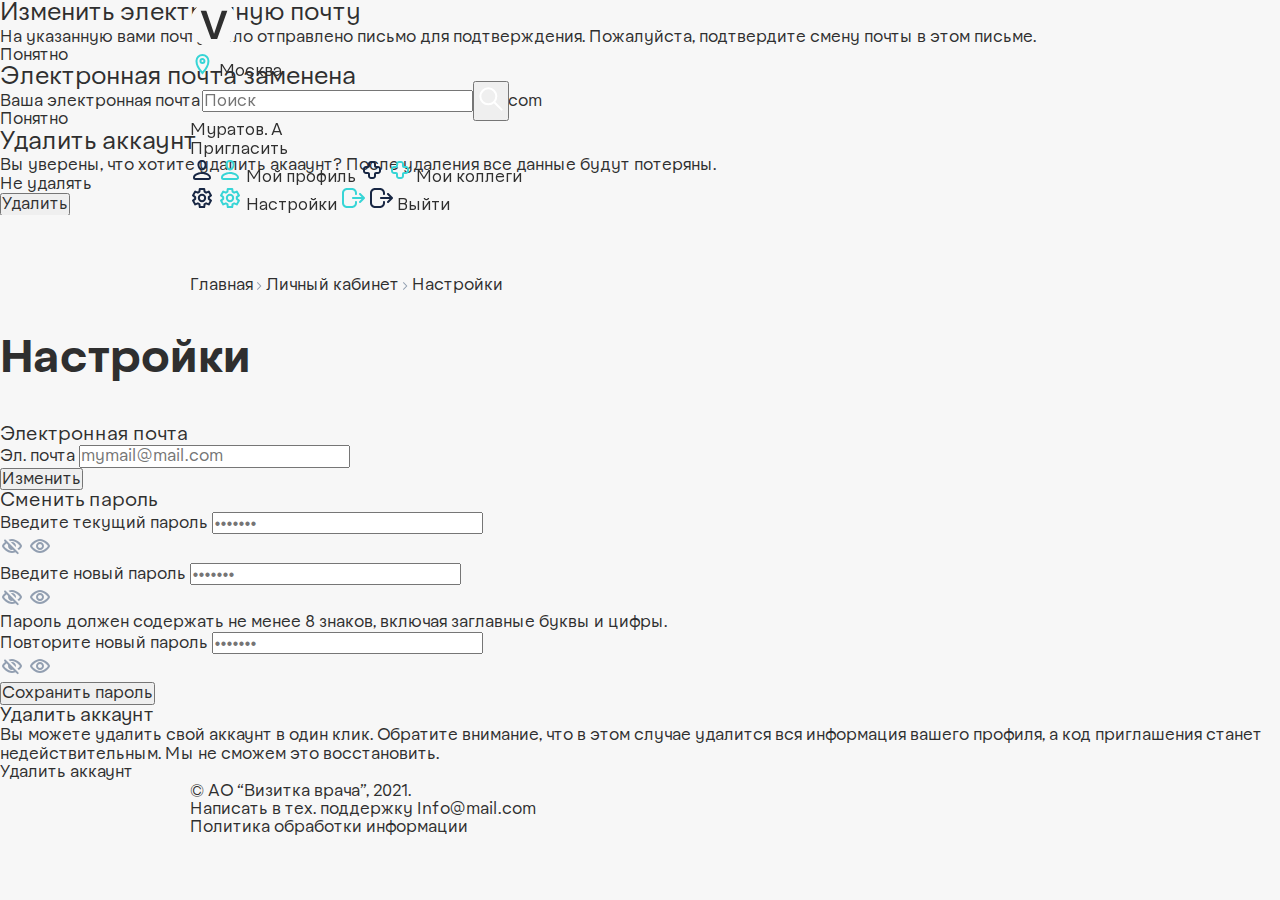
<file: Modal_emailChanged.html>
<!DOCTYPE html>
<html lang="en">

<head>
  <meta charset="UTF-8">
  <meta http-equiv="X-UA-Compatible" content="IE=edge">
  <meta name="viewport" content="width=device-width, initial-scale=1.0">
  <link rel="stylesheet" href="css/style.min.css">
  <title>Визитка врача</title>
</head>

<body>




  <!-- Изменить почту -->
  <div class="modal modal-notify   ">

    <div class="modal-wrap modal-notify-wrap">

      <h2 class="modal-title"> Изменить электронную почту</h2>

      <span class="modal-reset-text">На указанную вами почту было отправлено письмо для подтверждения. Пожалуйста,
        подтвердите смену почты в этом письме.</span>
      <div class="btn modal-notify-btn ">Понятно</div>

    </div>

  </div>

  <!-- Почта  заменена  -->
  <div class="modal modal-notify  active ">

    <div class="modal-wrap modal-notify-wrap">

      <h2 class="modal-title"> Электронная почта заменена</h2>

      <span class="modal-reset-text">Ваша электронная почта успешно заменена на newmail@gmail.com</span>
      <div class="btn modal-notify-btn ">Понятно</div>

    </div>

  </div>

  <!-- Удалить аккаунт?  -->
  <div class="modal modal-delete  ">

    <div class="modal-wrap modal-notify-wrap">

      <h2 class="modal-title"> Удалить аккаунт</h2>

      <span class="modal-reset-text">Вы уверены, что хотите удалить акааунт? После удаления все данные будут
        потеряны.</span>
      <form action="#" class="modal-delete-wrap">

        <div class="btn modal-notify-btn modal-delete__btn ">Не удалять</div>
        <input type="submit" value="Удалить" class="btn-light modal-delete__btn">

      </form>

    </div>

  </div>
  
  <header class="header header_login ">
    <div class="wrap content-flex">
      <div class="logo">
        <img src="img/icons/logo.svg" alt="Визитка Врача">
      </div>
      <div class="city toModal js-toChooseCity">
        <img src="img/icons/city-icon.svg" alt="">
        <span class="name">Москва</span>
      </div>
      <form role="search" method="get" class="header-search search-form " action="#">
        <label>
          <span class="screen-reader-text">
          </span>
          <input type="text" class="search-field field header-search__field " placeholder="Поиск" />


        </label>
        <button type="submit" class="header-search__submit">
          <img src="img/icons/search-icon_white.svg" alt="" class="header-search__icon">
        </button>
      </form>

      <div class="buttons content-flex">
        <div class="header-mini js-toggleHeaderMenu">
          Муратов. А
        </div>
        <a href="invited.html" class="btn header-invite">
          Пригласить
        </a>

        <div class="header-mini__wrap  js-headerMenu">
          <a href="profile.html" class="header-mini__item ">
            <img src="img/icons/header-mini-1-icon.svg" alt="">
            <img src="img/icons/header-mini-1-icon_active.svg" alt="" class="current">

            <span>Мой профиль</span>
          </a>
          <a href="colleagues.html" class="header-mini__item ">
            <img src="img/icons/header-mini-2-icon.svg" alt="">
            <img src="img/icons/header-mini-2-icon_active.svg" alt="" class="current">
            <span>Мои коллеги</span>
          </a>
          <div class="line"></div>
          <a href="settings.html" class="header-mini__item current">
            <img src="img/icons/header-mini-3-icon.svg" alt="">
            <img src="img/icons/header-mini-3-icon_active.svg" alt="" class="current">

            <span>Настройки</span>
          </a>
          <a href="index.html" class="header-mini__item">
            <img src="img/icons/header-mini-4-icon_active.svg" alt="" class="current">
            <img src="img/icons/header-mini-4-icon.svg" alt="">
            <span>Выйти</span>
          </a>
        </div>
      </div>


    </div>
  </header>

  <main class="main ">
    <section class="section data">

      <div class="wrap">
        <div class="section-nav">
          <a href="#"> Главная </a>
          <img src="img/icons/arrow-icon.svg" alt="">
          <a href="#"> Личный кабинет </a>
          <img src="img/icons/arrow-icon.svg" alt="">
          <a href="#"> Настройки </a>
        </div>
      </div>

      <div class="data-wrap">
        <h2 class="section-title">Настройки</h2>

        <form action="#" class="data-box" id="settingsChangeEmail">
          <h3 class="data-box__title">Электронная почта</h3>
          <div class="input-block">
            <span class="input-block__hint">Эл. почта</span>
            <input class="input-block__field field" type="email" name="email" id="" placeholder="mymail@mail.com">
          </div>
          <input type="submit" value="Изменить" class=" form-submit disabled data-box__submit btn">
        </form>

        <form action="#" class="data-box" id="settingsChangePassword">
          <h3 class="data-box__title">Сменить пароль</h3>
          <div class="input-block password">
            <span class="input-block__hint">Введите текущий пароль</span>
            <input class="input-block__field field pass" type="password" name="currentPassword" id=""
              placeholder="&bull;&bull;&bull;&bull;&bull;&bull;&bull;">
            <div class="input-block__hidepassword">
              <img src="img/icons/password-off-icon.svg" alt="" class="input-block__hidepassword-icon active">
              <img src="img/icons/password-on-icon.svg" alt="" class="input-block__hidepassword-icon ">
            </div>
          </div>

          <div class="input-block password">
            <span class="input-block__hint">Введите новый пароль</span>
            <input class="input-block__field field pass" type="password" name="newPassword" id=""
              placeholder="&bull;&bull;&bull;&bull;&bull;&bull;&bull;">
            <div class="input-block__hidepassword">
              <img src="img/icons/password-off-icon.svg" alt="" class="input-block__hidepassword-icon active">
              <img src="img/icons/password-on-icon.svg" alt="" class="input-block__hidepassword-icon ">
            </div>
            <span class="input-block__text">
              Пароль должен содержать не&nbsp;менее 8&nbsp;знаков, включая заглавные буквы и&nbsp;цифры.
            </span>
          </div>

          <div class="input-block password">
            <span class="input-block__hint">Повторите новый пароль</span>
            <input class="input-block__field field pass" type="password" name="confirmNewPassword" id=""
              placeholder="&bull;&bull;&bull;&bull;&bull;&bull;&bull;">
            <div class="input-block__hidepassword">
              <img src="img/icons/password-off-icon.svg" alt="" class="input-block__hidepassword-icon active">
              <img src="img/icons/password-on-icon.svg" alt="" class="input-block__hidepassword-icon ">
            </div>

          </div>
          <input type="submit" value="Сохранить пароль" class="form-submit disabled data-box__submit btn">
        </form>

        <div  class="data-box">
          <h3 class="data-box__title">Удалить аккаунт</h3>
          <p class="data-box__text">
            Вы&nbsp;можете удалить свой аккаунт в&nbsp;один клик. Обратите внимание, что в&nbsp;этом случае удалится вся
            информация вашего профиля, а&nbsp;код приглашения станет недействительным. Мы&nbsp;не&nbsp;сможем это
            восстановить.
          </p>
          <div class="data-box__submit btn-light js-toDeleteAccount">
            Удалить аккаунт
          </div>
        </div>

      </div>

      </div>
    </section>
  </main>

  <footer class="footer">
    <div class="wrap content-flex between">
      <div class="footer-item">
        © AО “Визитка врача”, 2021.
      </div>

      <div class="footer-item">
        <span class="js-toSupport js-supportEmpty link"> Написать в тех. поддержку</span>
        <a href="mailto:Info@mail.com" class="link">Info@mail.com</a>
      </div>

      <a href="privacy.html" class="footer-item link">
        Политика обработки информации
      </a>

    </div>
  </footer>
  <script src="js/jquery.js"></script>
  <script src="js/droplist.js"></script>
  <script src="js/jquery.mask.min.js"></script>
  <script src="js/jquery.validate.min.js"></script>
  <script src="js/main.js"></script>
</body>

</html>
</file>
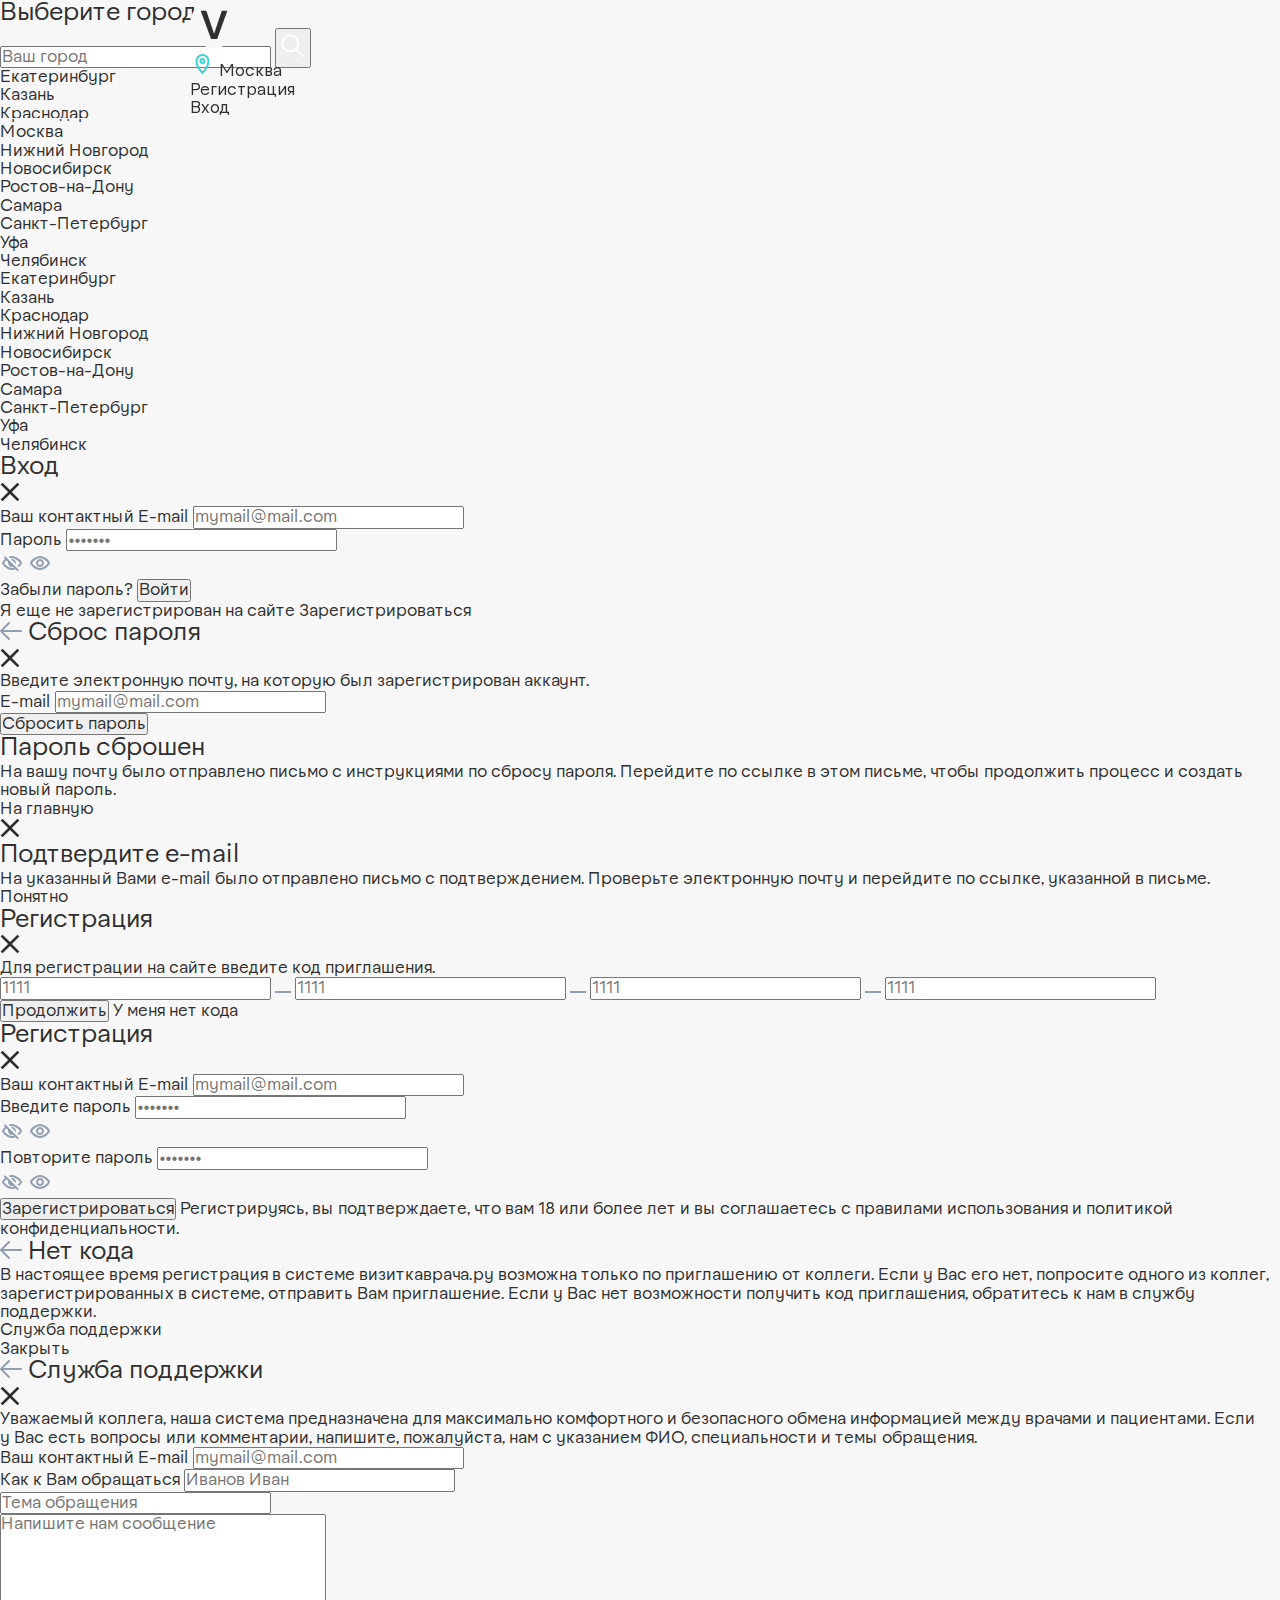
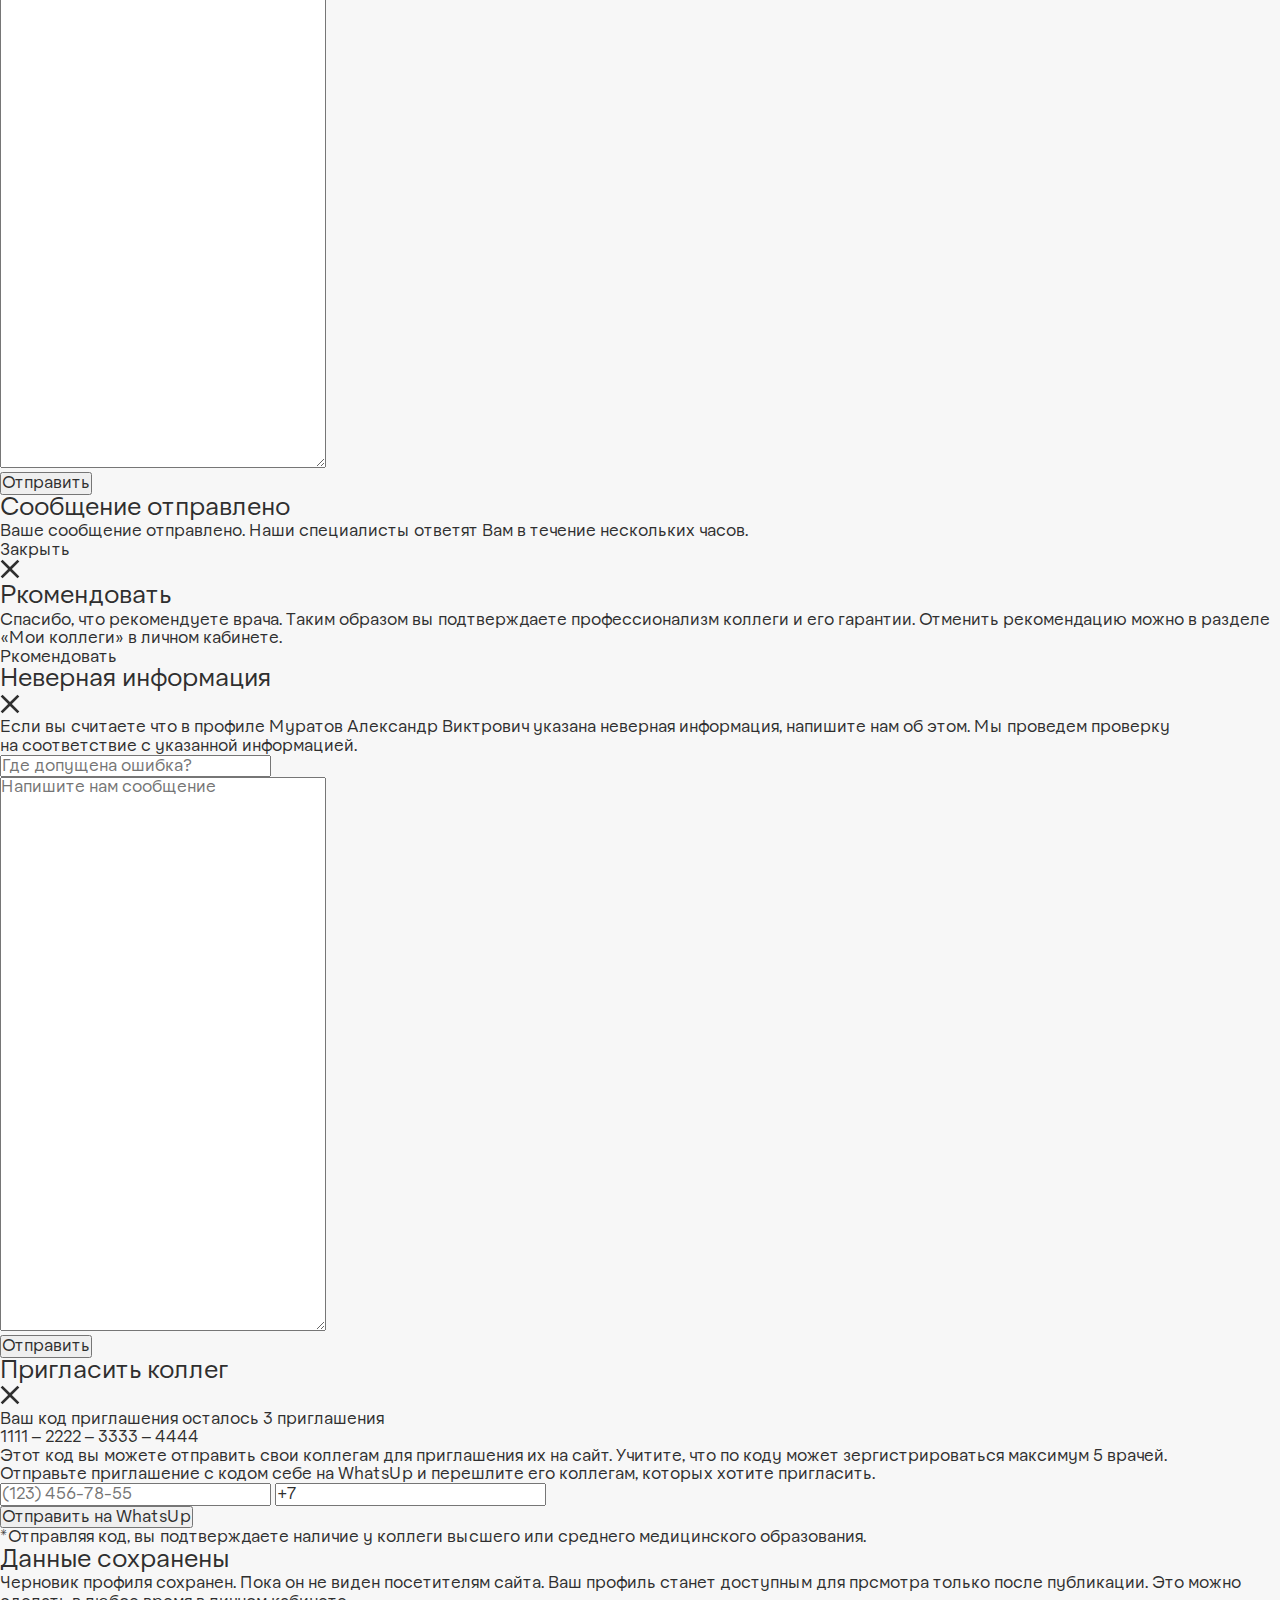
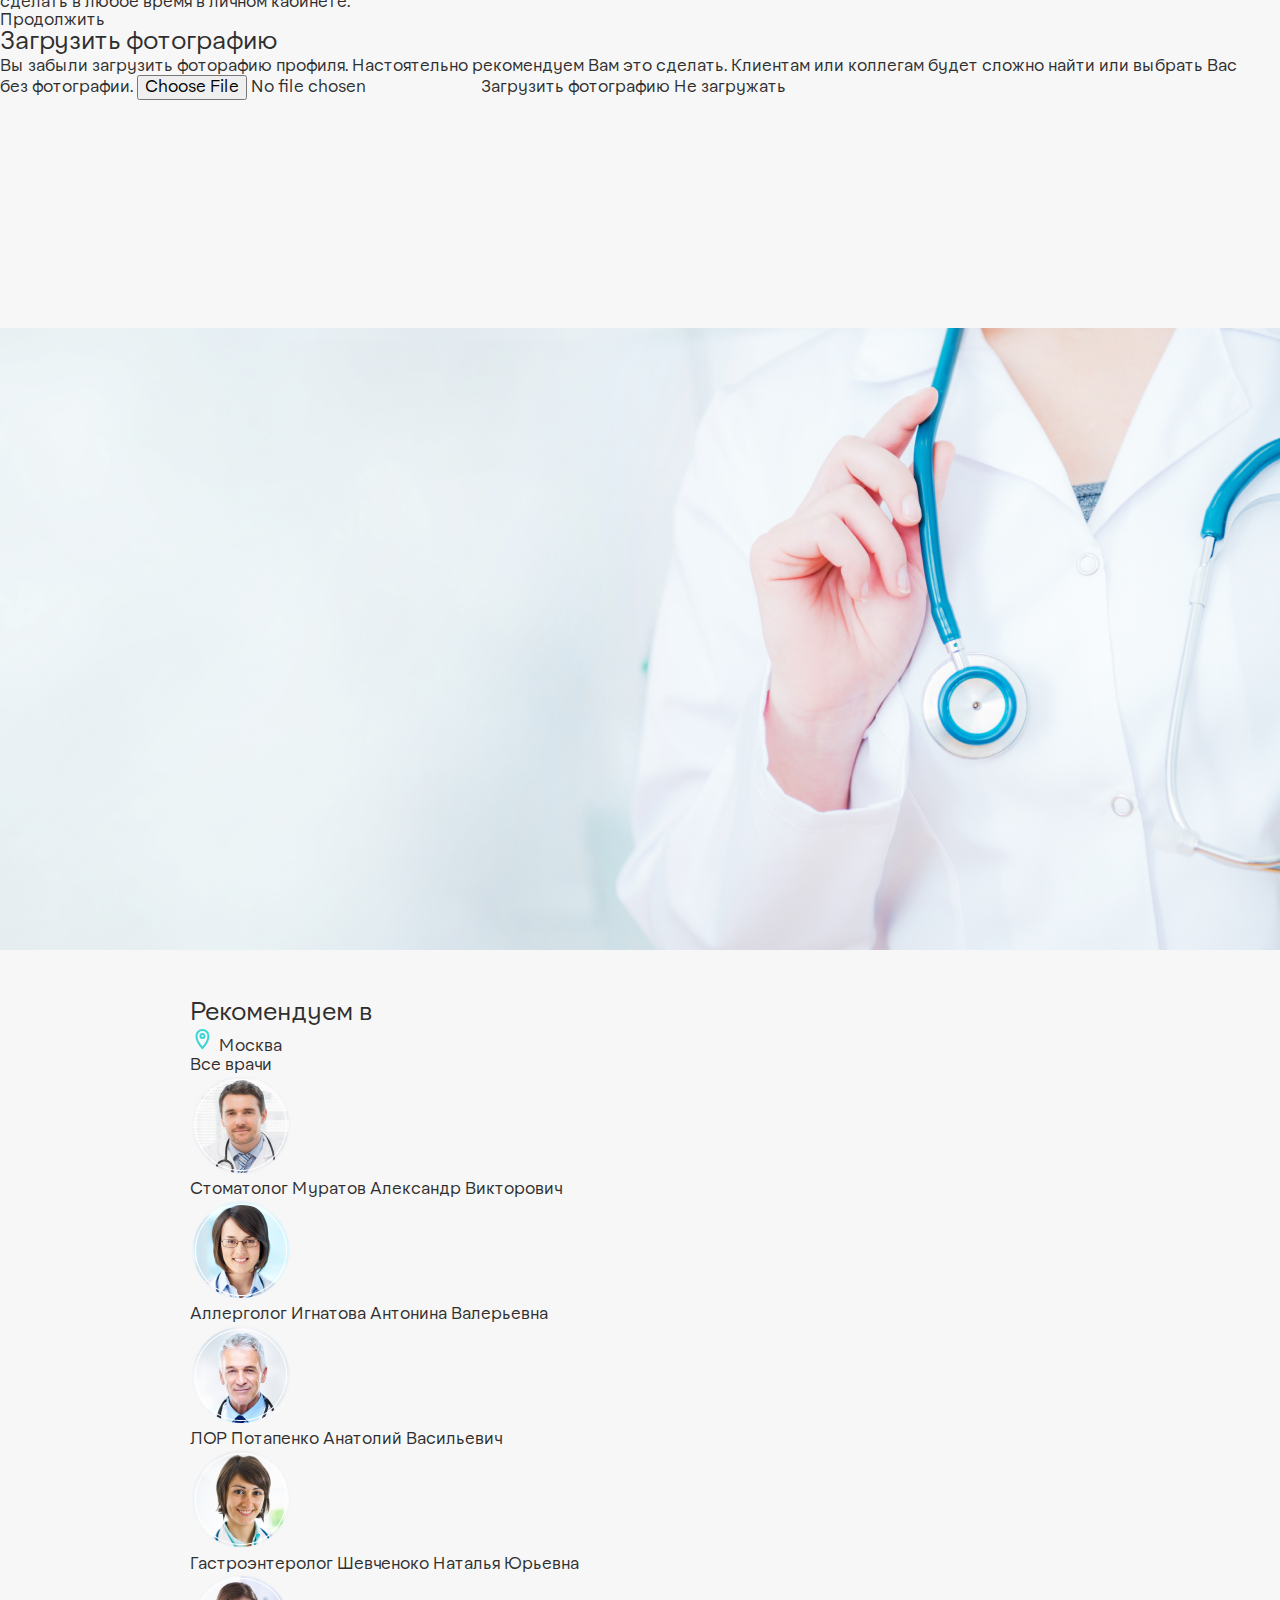
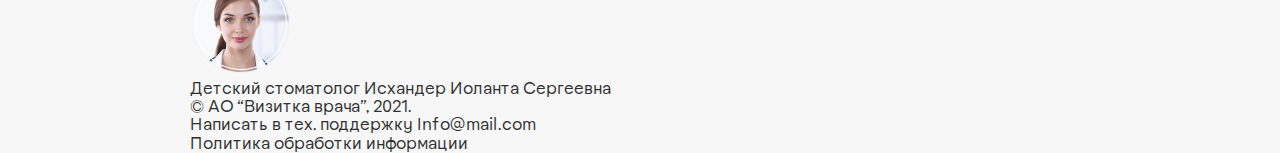
<file: Modal_invite.html>
<!DOCTYPE html>
<html lang="en">

<head>
  <meta charset="UTF-8">
  <meta http-equiv="X-UA-Compatible" content="IE=edge">
  <meta name="viewport" content="width=device-width, initial-scale=1.0">

  <link rel="stylesheet" href="css/style.min.css">

  <title>Визитка врача</title>
</head>

<body>




<!-- Выбор города -->
<div class="modal modal-city">

  <div class="modal-wrap modal-city-wrap">
    <h2 class="modal-title">Выберите город</h2>

    <form role="search" method="get" class="modal-city-search search-form" action="#">
      <label>
        <span class="screen-reader-text">
        </span>
        <input type="text" class="search-field field modal-city-search__field" placeholder="Ваш город"
          id="modalCitySearchField" />

      </label>
      <button type="submit" class="search-submit btn modal-city-search__submit">
        <img src="img/icons/search-icon_white.svg" alt="" class="modal-city-search__icon">
      </button>
    </form>

    <ul class="modal-city-list">
      <li class="modal-city-item" onclick="chooseCity(event)">Екатеринбург</li>
      <li class="modal-city-item" onclick="chooseCity(event)">Казань</li>
      <li class="modal-city-item" onclick="chooseCity(event)">Краснодар</li>
      <li class="modal-city-item current" onclick="chooseCity(event)">Москва</li>
      <li class="modal-city-item" onclick="chooseCity(event)">Нижний Новгород</li>
      <li class="modal-city-item" onclick="chooseCity(event)">Новосибирск</liv>
      <li class="modal-city-item" onclick="chooseCity(event)">Ростов-на-Дону</liv>
      <li class="modal-city-item" onclick="chooseCity(event)">Самара</liv>
      <li class="modal-city-item" onclick="chooseCity(event)">Санкт-Петербург</liv>
      <li class="modal-city-item" onclick="chooseCity(event)">Уфа</liv>
      <li class="modal-city-item" onclick="chooseCity(event)">Челябинск</liv>
      <li class="modal-city-item" onclick="chooseCity(event)">Екатеринбург</li>
      <li class="modal-city-item" onclick="chooseCity(event)">Казань</li>
      <li class="modal-city-item" onclick="chooseCity(event)">Краснодар</li>
      <li class="modal-city-item" onclick="chooseCity(event)">Нижний Новгород</li>
      <li class="modal-city-item" onclick="chooseCity(event)">Новосибирск</liv>
      <li class="modal-city-item" onclick="chooseCity(event)">Ростов-на-Дону</liv>
      <li class="modal-city-item" onclick="chooseCity(event)">Самара</liv>
      <li class="modal-city-item" onclick="chooseCity(event)">Санкт-Петербург</liv>
      <li class="modal-city-item" onclick="chooseCity(event)">Уфа</liv>
      <li class="modal-city-item" onclick="chooseCity(event)">Челябинск</liv>

    </ul>


  </div>
</div>

<!-- Вход (+) -->
<div class="modal modal-login ">

  <div class="modal-wrap modal-login-wrap">
    <h2 class="modal-title">Вход</h2>
    <div class="modal-close">
      <img src="img/icons/close-icon.svg" alt="">
    </div>
    <form role="login" method="get" class="modal-login-form" action="#" id="loginForm">
      <div class="input-block">
        <span class="input-block__hint">Ваш контактный E-mail</span>
        <input class="input-block__field field" type="email" name="email" placeholder="mymail@mail.com">
      </div>
      <div class="input-block password">
        <span class="input-block__hint">Пароль</span>
        <input class="input-block__field field pass" type="password" name="password"
          placeholder="&bull;&bull;&bull;&bull;&bull;&bull;&bull;">
        <div class="input-block__hidepassword">
          <img src="img/icons/password-off-icon.svg" alt="" class="input-block__hidepassword-icon active">
          <img src="img/icons/password-on-icon.svg" alt="" class="input-block__hidepassword-icon ">
        </div>
      </div>

      <span class="modal-login-forgot js-toReset ">Забыли пароль?</span>

      <input type="submit" value="Войти" class="login-submit form-submit modal-login-submit btn disabled">
    </form>

  </div>
  <div class="modal-wrap modal-login-info">
    <span class="modal-login-info__text">Я еще не зарегистрирован на сайте</span>
    <span class="modal-login-info__link js-toRegister">Зарегистрироваться</span>

  </div>
</div>

<!-- Сброс пароля (+) -->
<div class="modal modal-reset ">

  <div class="modal-wrap modal-reset-wrap">

    <h2 class="modal-title"> <img src="img/icons/back-icon.svg" alt="" class="modal-back js-toLogin"> Сброс пароля
    </h2>
    <div class="modal-close">
      <img src="img/icons/close-icon.svg" alt="">
    </div>
    <form role="reset" method="get" class="modal-reset-form" action="#" id="resetPasswordForm">
      <span class="modal-reset-text">Введите электронную почту, на которую был зарегистрирован аккаунт.</span>

      <div class="input-block">
        <span class="input-block__hint"> E-mail</span>
        <input class="input-block__field field" type="email" name="email" id="" placeholder="mymail@mail.com">
      </div>


      <input type="submit" value="Сбросить пароль" class="login-submit form-submit disabled modal-reset-submit btn">
    </form>



  </div>

</div>

<!-- Пароль сброшен -->
<div class="modal modal-notify ">

  <div class="modal-wrap modal-notify-wrap">

    <h2 class="modal-title"> Пароль сброшен</h2>

    <span class="modal-reset-text">На вашу почту было отправлено письмо с инструкциями по сбросу пароля. Перейдите
      по ссылке в этом письме, чтобы продолжить процесс и создать новый пароль.</span>

    <div class="btn  modal-notify-btn ">На главную</div>
  </div>

</div>

<!-- Подтвердите почту -->
<div class="modal modal-notify ">

  <div class="modal-wrap modal-notify-wrap">
    <div class="modal-close">
      <img src="img/icons/close-icon.svg" alt="">
    </div>
    <h2 class="modal-title"> Подтвердите e-mail</h2>

    <span class="modal-reset-text">На указанный Вами e-mail было отправлено письмо с подтверждением. Проверьте
      электронную почту и перейдите по ссылке, указанной в письме.</span>
    <div class="btn modal-notify-btn ">Понятно</div>

  </div>

</div>
<!-- Регистрация. этап 1 (+) -->
<div class="modal modal-code  ">

  <div class="modal-wrap modal-code-wrap">
    <h2 class="modal-title">Регистрация</h2>
    <div class="modal-close">
      <img src="img/icons/close-icon.svg" alt="">
    </div>
    <form method="get" class="modal-code-form" action="#" id="RegistrationCode">

      <span class="modal-code-text">Для регистрации на сайте введите код приглашения.</span>

      <div class="input-block input-block_code ">
        <!-- в это поле перезаписывается код без знаков тире. На это поле накладывается валидация  -->
        <input class="input-block__field field js-codeTrue" type="hidden" minlength="16" maxlength="16" id=""
          name="code">

        <!-- для вывода ошибки полям добавить класс invalid  (всем, кроме скрытого поля) -->
        <input class="input-block__field field code-field" type="text" maxlength="4" id="" placeholder="1111">
        <img src="img/icons/line-icon.svg" alt="" class="modal-code-line">
        <input class="input-block__field field code-field" type="text" maxlength="4" id="" placeholder="1111">
        <img src="img/icons/line-icon.svg" alt="" class="modal-code-line">
        <input class="input-block__field field code-field" type="text" maxlength="4" id="" placeholder="1111">
        <img src="img/icons/line-icon.svg" alt="" class="modal-code-line">
        <input class="input-block__field field code-field" type="text" maxlength="4" id="" placeholder="1111">

      </div>
      <!--  СООБЩЕНИЕ ОБ ОШИБКЕ -->
      <!-- <span class="input-block__invalid">Этот код уже был использован максимальное количество раз </span> -->

      <input type="submit" value="Продолжить" class="login-submit modal-code-submit btn js-sendCode disabled">
      <span class="modal-code-nocode js-toNocode ">У меня нет кода</span>

    </form>

  </div>
</div>
<!-- Регистрация. этап 2 (+) -->
<div class="modal modal-register  ">

  <div class="modal-wrap modal-register-wrap ">
    <h2 class="modal-title">Регистрация</h2>
    <div class="modal-close">
      <img src="img/icons/close-icon.svg" alt="">
    </div>
    <form role="register" method="get" class="modal-register-form" action="#" id="registerForm">
      <div class="input-block">
        <span class="input-block__hint">Ваш контактный E-mail</span>
        <input class="input-block__field field" type="email" name="email" placeholder="mymail@mail.com">
      </div>
      <div class="input-block password">
        <span class="input-block__hint">Введите пароль</span>
        <input class="input-block__field field pass" type="password" name="password" id=""
          placeholder="&bull;&bull;&bull;&bull;&bull;&bull;&bull;">
        <div class="input-block__hidepassword">
          <img src="img/icons/password-off-icon.svg" alt="" class="input-block__hidepassword-icon active">
          <img src="img/icons/password-on-icon.svg" alt="" class="input-block__hidepassword-icon ">
        </div>
      </div>

      <div class="input-block password">
        <span class="input-block__hint">Повторите пароль</span>
        <input class="input-block__field field pass" type="password" name="confirmPassword" id=""
          placeholder="&bull;&bull;&bull;&bull;&bull;&bull;&bull;">
        <div class="input-block__hidepassword">
          <img src="img/icons/password-off-icon.svg" alt="" class="input-block__hidepassword-icon active">
          <img src="img/icons/password-on-icon.svg" alt="" class="input-block__hidepassword-icon ">
        </div>
      </div>

      <input type="submit" value="Зарегистрироваться"
        class="login-submit form-submit disabled modal-register-submit btn">
      <span class="modal-register-text">
        Регистрируясь, вы подтверждаете, что вам 18 или более лет и вы соглашаетесь c
        <a href="#" class="primary">правилами использования </a> и <a href="privacy.html" class="primary">политикой
          конфиденциальности</a>.
      </span>
    </form>

  </div>

</div>
<!-- У меня нет кода -->
<div class="modal modal-nocode ">

  <div class="modal-wrap modal-nocode-wrap">

    <h2 class="modal-title"> <img src="img/icons/back-icon.svg" alt="" class="modal-back js-toRegister"> Нет кода
    </h2>

    <span class="modal-nocode-text">
      В настоящее время регистрация в системе визиткаврача.ру возможна только по приглашению от коллеги. Если у Вас
      его нет, попросите одного из коллег, зарегистрированных в системе, отправить Вам приглашение.
    </span>

    <span class="modal-nocode-text">
      Если у Вас нет возможности получить код приглашения, обратитесь к нам в службу поддержки.
    </span>


    <div class="btn-light js-toSupport">Служба поддержки</div>
    <div class="modal-nocode-close btn">Закрыть</div>


  </div>

</div>

<!-- Служба поддержки (+) -->
<div class="modal modal-support ">

  <div class="modal-wrap modal-support-wrap">

    <h2 class="modal-title"> <img src="img/icons/back-icon.svg" alt="" class="modal-back js-toNocode"> Служба
      поддержки
    </h2>
    <div class="modal-close">
      <img src="img/icons/close-icon.svg" alt="">
    </div>
    <span class="modal-nocode-text">
      Уважаемый коллега, наша система предназначена для максимально комфортного и безопасного обмена информацией между
      врачами и пациентами. Если у Вас есть вопросы или комментарии, напишите, пожалуйста, нам с указанием ФИО,
      специальности и темы обращения.
    </span>

    <form method="get" class="modal-support-form" action="#" id="supportForm">

      <div class="input-block">
        <span class="input-block__hint">Ваш контактный E-mail</span>
        <input class="input-block__field field" type="email" name="email" placeholder="mymail@mail.com">
      </div>
      <div class="input-block">
        <span class="input-block__hint">Как к Вам обращаться</span>
        <input class="input-block__field field" type="text" name="userName" id="nameTemp" placeholder="Иванов Иван">
      </div>

      <div class="input-block select-wrap">

        <div class="select">
          <div class="select__head">
            <input type="text" name="theme" autocomplete="off" readonly placeholder="Тема обращения" class="field">
          </div>


          <ul class="select__list" style="display: none;">
            <li class="select__item">Что-то </li>
            <li class="select__item">Что-то </li>
            <li class="select__item">Что-то </li>
            <li class="select__item">Что-то </li>
            <li class="select__item">Что-то </li>
            <li class="select__item">Что-то </li>
          </ul>
        </div>
      </div>


      <div class="input-block">
        <textarea class="input-block__field textarea field" name="message" id="" cols="30" rows="30"
          placeholder="Напишите нам сообщение"></textarea>
      </div>

      <input type="submit" value="Отправить" class="login-submit form-submit modal-support-submit btn disabled">
    </form>

  </div>

</div>

<!-- Сообщение отправлено -->
<div class="modal modal-notify  ">

  <div class="modal-wrap modal-notify-wrap">

    <h2 class="modal-title"> Сообщение отправлено</h2>

    <span class="modal-reset-text">Ваше сообщение отправлено. Наши специалисты ответят Вам в течение нескольких
      часов.</span>
    <div class="btn modal-notify-btn ">Закрыть</div>

  </div>

</div>

<!-- Ркомендовать -->
<div class="modal modal-recommend ">
  <div class="modal-wrap modal-notify-wrap">
    <div class="modal-close">
      <img src="img/icons/close-icon.svg" alt="">
    </div>
    <h2 class="modal-title"> Ркомендовать</h2>
    <span class="modal-reset-text">
      Спасибо, что рекомендуете врача. Таким образом вы&nbsp;подтверждаете профессионализм коллеги и&nbsp;его
      гарантии.
    </span>
    <span class="modal-reset-text">
      Отменить рекомендацию можно в&nbsp;разделе &laquo;Мои коллеги&raquo; в&nbsp;личном кабинете.
    </span>
    <div class="btn modal-notify-btn ">Ркомендовать</div>
  </div>
</div>

<!-- Отправка жалобы  -->
<div class="modal modal-complain  ">
  <div class="modal-wrap modal-complain-wrap">
    <h2 class="modal-title">
      Неверная информация
    </h2>
    <div class="modal-close">
      <img src="img/icons/close-icon.svg" alt="">
    </div>
    <span class="modal-complain__text">Если вы считаете что в профиле</span>
    <span class="modal-complain__account">Муратов Александр Виктрович</span>
    <span class="modal-complain__text">
      указана неверная информация, напишите нам об этом. Мы проведем проверку на соответствие с указанной информацией.
    </span>

    <form method="get" class="modal-support-form" action="#" id="complainForm">

      <div class="input-block select-wrap">

        <div class="select">
          <div class="select__head">
            <input type="text" name="mistake" autocomplete="off" readonly placeholder="Где допущена ошибка?"
              class="field">
          </div>


          <ul class="select__list" style="display: none;">
            <li class="select__item">Что-то </li>
            <li class="select__item">Что-то </li>
            <li class="select__item">Что-то </li>
            <li class="select__item">Что-то </li>
            <li class="select__item">Что-то </li>
            <li class="select__item">Что-то </li>
          </ul>
        </div>
      </div>
      <div class="input-block">
        <textarea class="input-block__field textarea field" name="message" id="" cols="30" rows="30"
          placeholder="Напишите нам сообщение"></textarea>
      </div>
      <input type="submit" value="Отправить" class="login-submit form-submit  modal-support-submit btn disabled">
    </form>
  </div>
</div>

<!-- Пригласить коллег (+) -->
<div class="modal modal-invite active">

  <div class="modal-wrap modal-invite-wrap">
    <h2 class="modal-title">
      Пригласить коллег
    </h2>
    <div class="modal-close">
      <img src="img/icons/close-icon.svg" alt="">
    </div>
    <div class="invite-card">

      <div class="invite-card__head">
        <span class="invite-card__title">Ваш код приглашения</span>
        <span class="invite-card__count">осталось 3 приглашения</span>
      </div>
      <div class="invite-card__code">
        <span>1111 – 2222 – 3333 – 4444</span>
      </div>
      <div class="invite-card__info">
        <div class="invite-card__text">
          <p>
            Этот код вы&nbsp;можете отправить свои коллегам для приглашения их&nbsp;на&nbsp;сайт. Учитите, что
            по&nbsp;коду может зергистрироваться максимум 5&nbsp;врачей.
          </p>
          <p>
            Отправьте приглашение с&nbsp;кодом себе на&nbsp;WhatsUp и&nbsp;перешлите его коллегам, которых хотите
            пригласить.
          </p>
        </div>

        <form action="#" class="invite-card__phone" id="inviteModalForm">
          <div class="input-block phone">
            <input type="phone" placeholder="(123) 456-78-55" name="phone" minlength="15" maxlength="15"
              class="input-block__field phone field">
            <input type="text" readonly class="phone-code " value="+7">

          </div>
          <input type="submit" value="Отправить на WhatsUp" class="btn-light form-submit invite-card__btn disabled">
        </form>
        <div class="invite-card__text">
          <p>
            *Отправляя код, вы&nbsp;подтверждаете наличие у&nbsp;коллеги высшего или среднего медицинского
            образования.
          </p>

        </div>
      </div>
    </div>

  </div>
</div>

<!-- Данные сохранены -->
<div class="modal modal-saved  ">
  <div class="modal-wrap modal-nocode-wrap">
    <h2 class="modal-title"> Данные сохранены
    </h2>

    <span class="modal-nocode-text">
      Черновик профиля сохранен. Пока он не виден посетителям сайта. Ваш профиль станет доступным для прсмотра только
      после публикации. Это можно сделать в любое время в личном кабинете.
    </span>

    <div class="modal-saved-close btn">Продолжить</div>
  </div>
</div>

<!-- Вы забыли добавить фотографию -->
<div class="modal modal-setavatar ">
  <div class="modal-wrap modal-nocode-wrap">
    <h2 class="modal-title"> Загрузить фотографию
    </h2>

    <span class="modal-nocode-text">
      Вы забыли загрузить фоторафию профиля. Настоятельно рекомендуем Вам это сделать. Клиентам или коллегам будет
      сложно найти или выбрать Вас без фотографии.
    </span>

    <input type="file" id="modalPhoto" class="modal-setavatar__file">
    <label for="modalPhoto" class="modal-setavatar__label btn">
      Загрузить фотографию
    </label>
    <span class="modal-setavatar__text  modal-setavatar-close">Не загружать</span>

  </div>
</div>

  <header class="header header_main ">
    <div class="wrap content-flex">
      <a href="index.html" class="logo">
        <img src="img/icons/logo.svg" alt="Визитка Врача">
      </a>
      <div class="city toModal js-toChooseCity">
        <img src="img/icons/city-icon.svg" alt="">
        <span class="name">Москва</span>
      </div>
      <div class="buttons content-flex">
        <div class="signup js-toRegister">
          Регистрация
        </div>
        <div class="login btn js-toLogin">
          Вход
        </div>

      </div>

    </div>
  </header>

  <main class="main">
    <section class="hero">
      <img src="img/main/hero-img.png" alt="" class="hero-bg">
      <div class="wrap">
        <h1 class="hero-title">Поможем найти вашего врача</h1>

        <form role="search" method="get" class="hero-search search-form " action="#">
          <label>
            <span class="screen-reader-text">
            </span>
            <img src="img/icons/search-icon.svg" alt="" class="hero-search__icon">
            <input type="text" class="search-field field hero-search__field "
              placeholder="Имя врача или специальность" />

          </label>
          <input type="submit" class="search-submit btn" value="Найти" />
        </form>
      </div>
    </section>
    <section class="recommend">
      <div class="wrap">

        <div class="recommend-head">
          <h2 class="recommend-title">Рекомендуем в </h2>
          <div class="recommend-city toModal js-toChooseCity">
            <img src="img/icons/city-icon.svg" alt="">
            <span class="name">Москва</span>
          </div>
          <a href="catalog.html" class="recommend-more">Все врачи</a>
        </div>
        <div class="recommend-wrap content-flex">

          <a href="#" class="recommend-item">
            <div class="recommend-item__img">
              <img src="img/main/recommend-doctor-1.png" alt="">
            </div>
            <span class="recommend-item__specialisation">Стоматолог</span>
            <span class="recommend-item__name">Муратов Александр Викторович</span>
          </a>
          <a href="#" class="recommend-item">
            <div class="recommend-item__img">
              <img src="img/main/recommend-doctor-2.png" alt="">
            </div>
            <span class="recommend-item__specialisation">Аллерголог</span>
            <span class="recommend-item__name">Игнатова Антонина Валерьевна</span>
          </a>
          <a href="#" class="recommend-item">
            <div class="recommend-item__img">
              <img src="img/main/recommend-doctor-3.png" alt="">
            </div>
            <span class="recommend-item__specialisation">ЛОР</span>
            <span class="recommend-item__name">Потапенко Анатолий Васильевич</span>
          </a>
          <a href="#" class="recommend-item">
            <div class="recommend-item__img">
              <img src="img/main/recommend-doctor-4.png" alt="">
            </div>
            <span class="recommend-item__specialisation">Гастроэнтеролог</span>
            <span class="recommend-item__name">Шевченоко Наталья Юрьевна</span>
          </a>
          <a href="#" class="recommend-item">
            <div class="recommend-item__img">
              <img src="img/main/recommend-doctor-5.png" alt="">
            </div>
            <span class="recommend-item__specialisation">Детский стоматолог</span>
            <span class="recommend-item__name">Исхандер Иоланта Сергеевна</span>
          </a>

        </div>
      </div>
    </section>
  </main>

  <footer class="footer">
    <div class="wrap content-flex between">
      <div class="footer-item">
        © AО “Визитка врача”, 2021.
      </div>

      <div class="footer-item">
        <span class="js-toSupport js-supportEmpty link"> Написать в тех. поддержку</span>
        <a href="mailto:Info@mail.com" class="link">Info@mail.com</a>
      </div>

      <a href="privacy.html" class="footer-item link">
        Политика обработки информации
      </a>

    </div>
  </footer>


  <script src="js/jquery.js"></script>
  <script src="js/droplist.js"></script>
  <script src="js/jquery.mask.min.js"></script>
  <script src="js/jquery.validate.min.js"></script>
  <script src="js/main.js"></script>

</body>

</html>
</file>
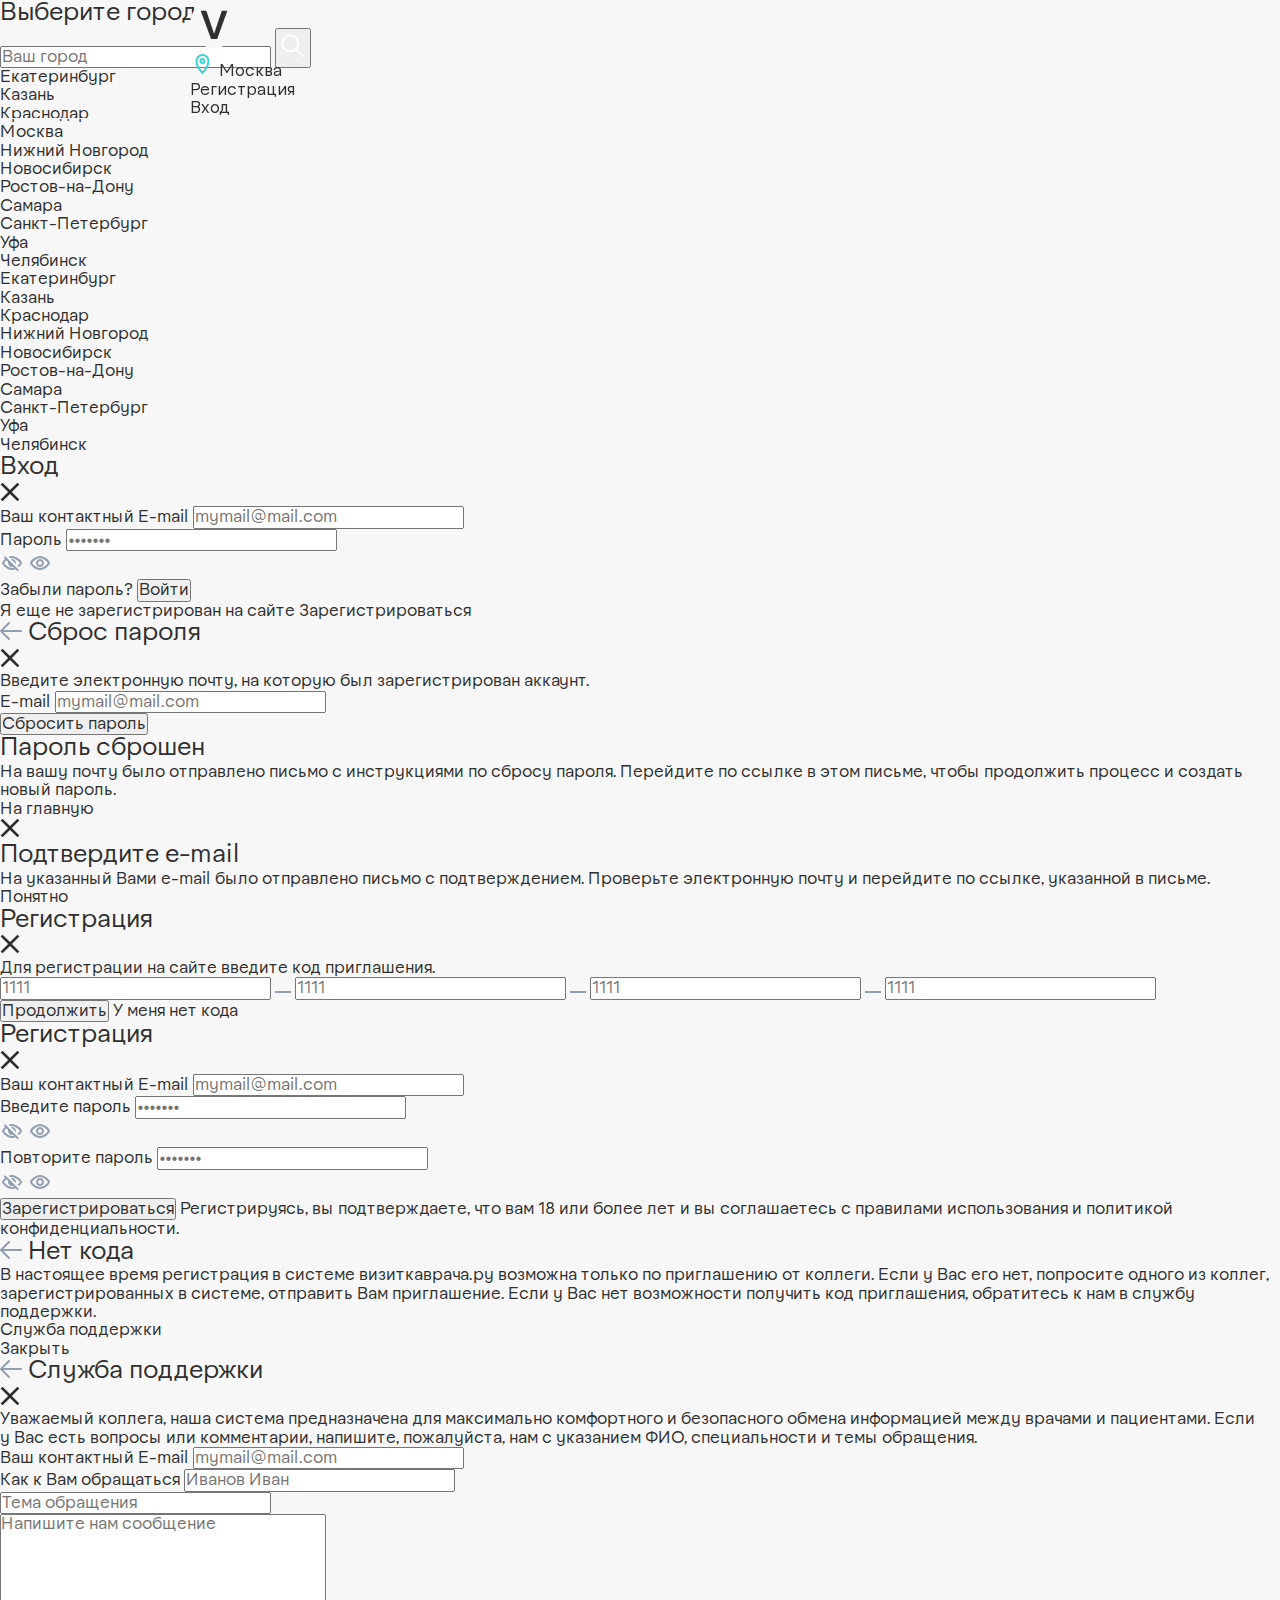
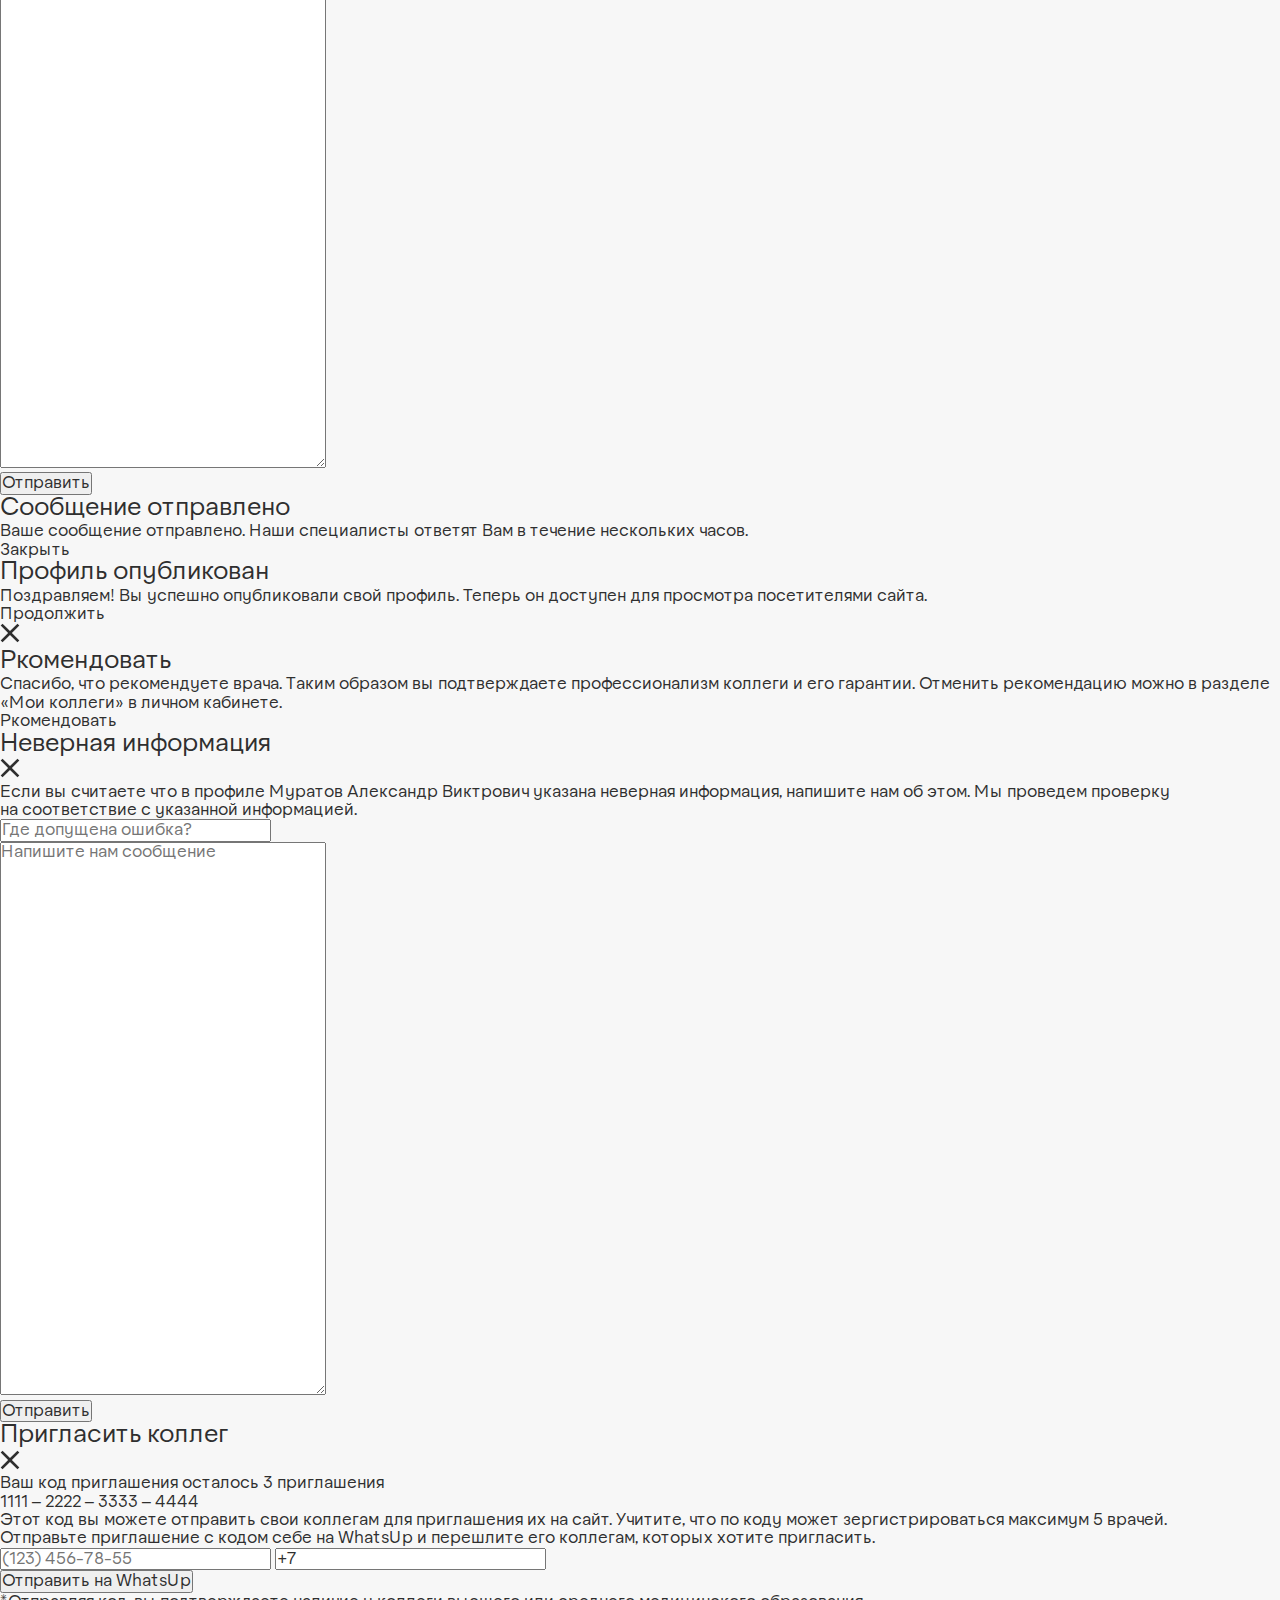
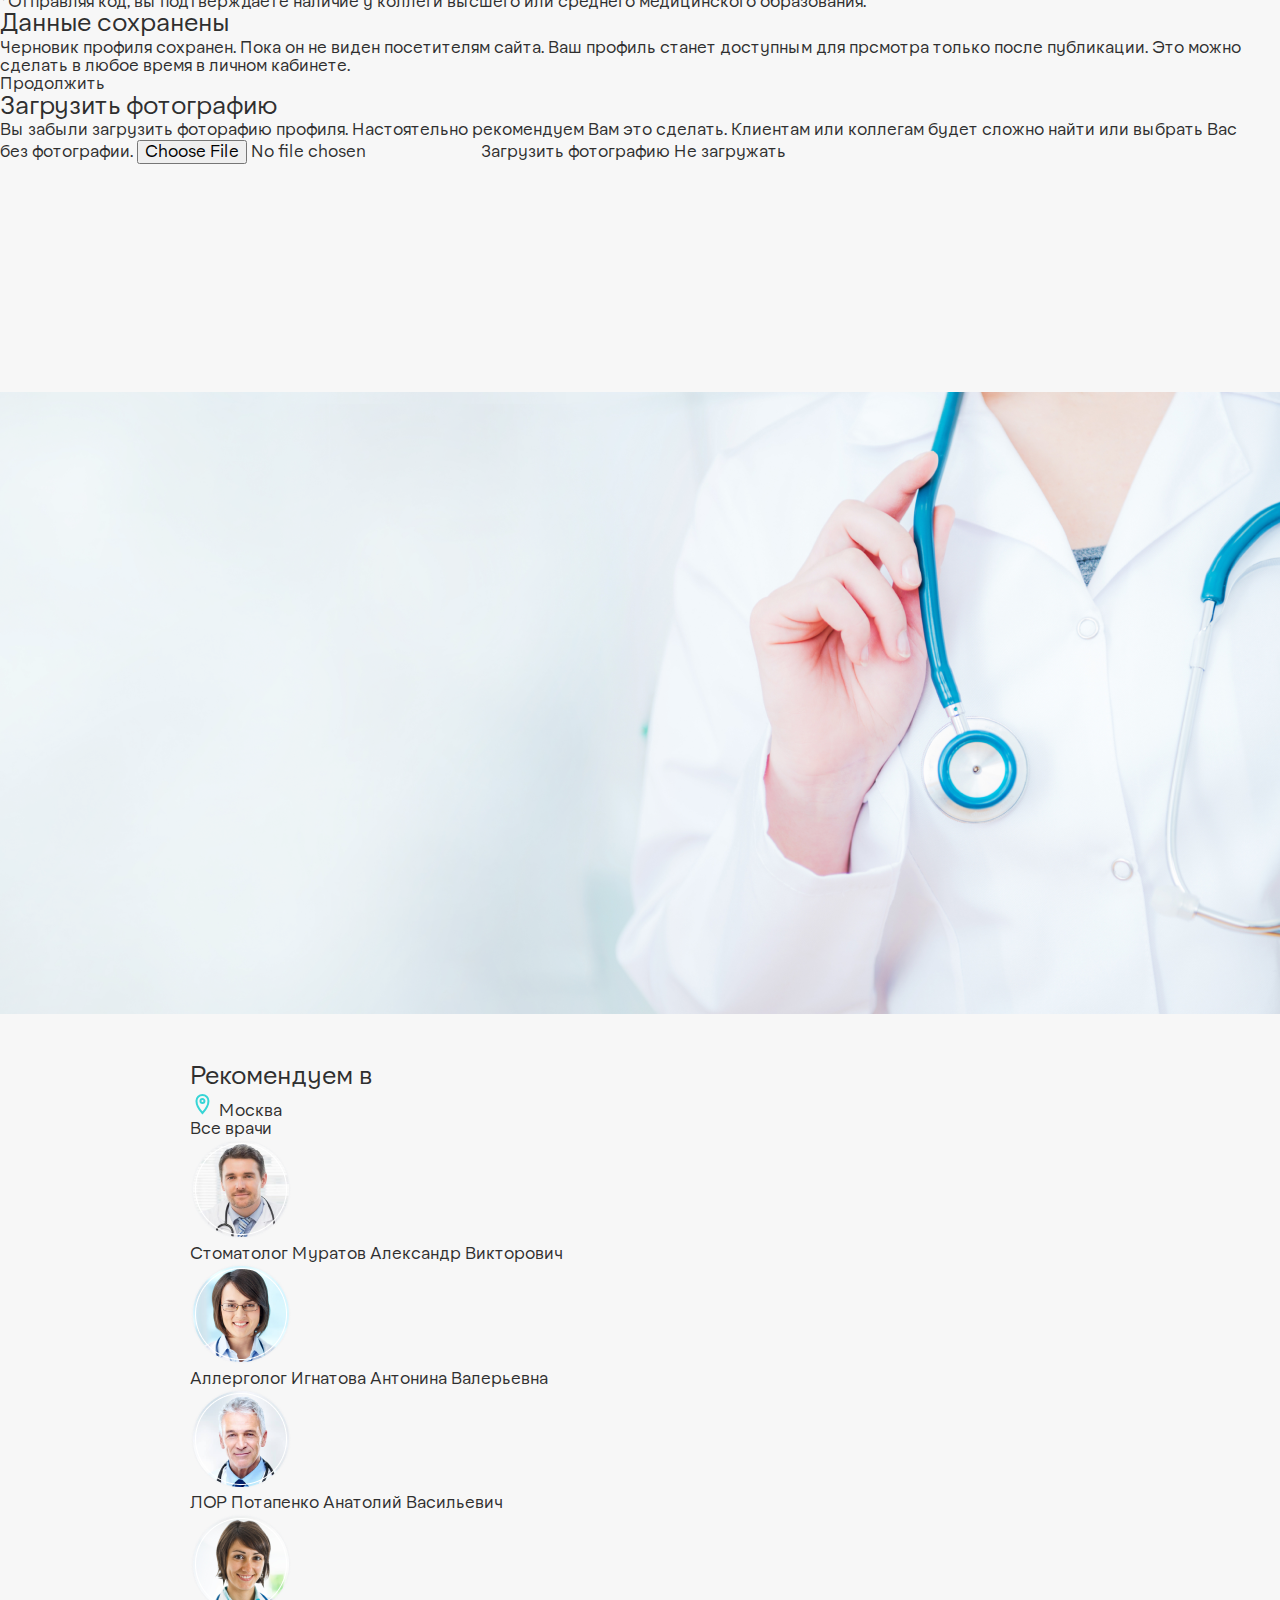
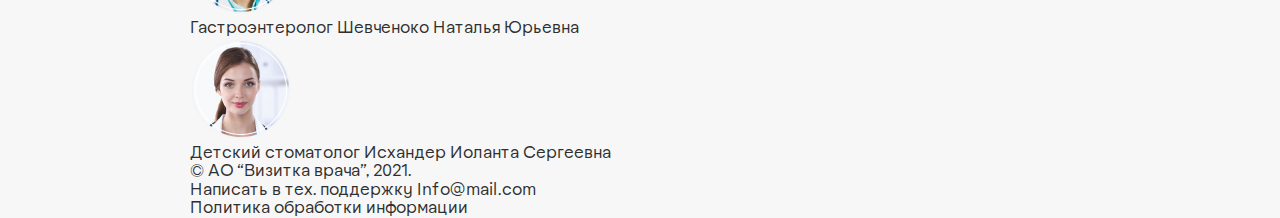
<file: Modal_published.html>
<!DOCTYPE html>
<html lang="en">

<head>
  <meta charset="UTF-8">
  <meta http-equiv="X-UA-Compatible" content="IE=edge">
  <meta name="viewport" content="width=device-width, initial-scale=1.0">

  <link rel="stylesheet" href="css/style.min.css">

  <title>Визитка врача</title>
</head>

<body>




<!-- Выбор города -->
<div class="modal modal-city">

  <div class="modal-wrap modal-city-wrap">
    <h2 class="modal-title">Выберите город</h2>

    <form role="search" method="get" class="modal-city-search search-form" action="#">
      <label>
        <span class="screen-reader-text">
        </span>
        <input type="text" class="search-field field modal-city-search__field" placeholder="Ваш город"
          id="modalCitySearchField" />

      </label>
      <button type="submit" class="search-submit btn modal-city-search__submit">
        <img src="img/icons/search-icon_white.svg" alt="" class="modal-city-search__icon">
      </button>
    </form>

    <ul class="modal-city-list">
      <li class="modal-city-item" onclick="chooseCity(event)">Екатеринбург</li>
      <li class="modal-city-item" onclick="chooseCity(event)">Казань</li>
      <li class="modal-city-item" onclick="chooseCity(event)">Краснодар</li>
      <li class="modal-city-item current" onclick="chooseCity(event)">Москва</li>
      <li class="modal-city-item" onclick="chooseCity(event)">Нижний Новгород</li>
      <li class="modal-city-item" onclick="chooseCity(event)">Новосибирск</liv>
      <li class="modal-city-item" onclick="chooseCity(event)">Ростов-на-Дону</liv>
      <li class="modal-city-item" onclick="chooseCity(event)">Самара</liv>
      <li class="modal-city-item" onclick="chooseCity(event)">Санкт-Петербург</liv>
      <li class="modal-city-item" onclick="chooseCity(event)">Уфа</liv>
      <li class="modal-city-item" onclick="chooseCity(event)">Челябинск</liv>
      <li class="modal-city-item" onclick="chooseCity(event)">Екатеринбург</li>
      <li class="modal-city-item" onclick="chooseCity(event)">Казань</li>
      <li class="modal-city-item" onclick="chooseCity(event)">Краснодар</li>
      <li class="modal-city-item" onclick="chooseCity(event)">Нижний Новгород</li>
      <li class="modal-city-item" onclick="chooseCity(event)">Новосибирск</liv>
      <li class="modal-city-item" onclick="chooseCity(event)">Ростов-на-Дону</liv>
      <li class="modal-city-item" onclick="chooseCity(event)">Самара</liv>
      <li class="modal-city-item" onclick="chooseCity(event)">Санкт-Петербург</liv>
      <li class="modal-city-item" onclick="chooseCity(event)">Уфа</liv>
      <li class="modal-city-item" onclick="chooseCity(event)">Челябинск</liv>

    </ul>


  </div>
</div>

<!-- Вход (+) -->
<div class="modal modal-login ">

  <div class="modal-wrap modal-login-wrap">
    <h2 class="modal-title">Вход</h2>
    <div class="modal-close">
      <img src="img/icons/close-icon.svg" alt="">
    </div>
    <form role="login" method="get" class="modal-login-form" action="#" id="loginForm">
      <div class="input-block">
        <span class="input-block__hint">Ваш контактный E-mail</span>
        <input class="input-block__field field" type="email" name="email" placeholder="mymail@mail.com">
      </div>
      <div class="input-block password">
        <span class="input-block__hint">Пароль</span>
        <input class="input-block__field field pass" type="password" name="password"
          placeholder="&bull;&bull;&bull;&bull;&bull;&bull;&bull;">
        <div class="input-block__hidepassword">
          <img src="img/icons/password-off-icon.svg" alt="" class="input-block__hidepassword-icon active">
          <img src="img/icons/password-on-icon.svg" alt="" class="input-block__hidepassword-icon ">
        </div>
      </div>

      <span class="modal-login-forgot js-toReset ">Забыли пароль?</span>

      <input type="submit" value="Войти" class="login-submit form-submit modal-login-submit btn disabled">
    </form>

  </div>
  <div class="modal-wrap modal-login-info">
    <span class="modal-login-info__text">Я еще не зарегистрирован на сайте</span>
    <span class="modal-login-info__link js-toRegister">Зарегистрироваться</span>

  </div>
</div>

<!-- Сброс пароля (+) -->
<div class="modal modal-reset ">

  <div class="modal-wrap modal-reset-wrap">

    <h2 class="modal-title"> <img src="img/icons/back-icon.svg" alt="" class="modal-back js-toLogin"> Сброс пароля
    </h2>
    <div class="modal-close">
      <img src="img/icons/close-icon.svg" alt="">
    </div>
    <form role="reset" method="get" class="modal-reset-form" action="#" id="resetPasswordForm">
      <span class="modal-reset-text">Введите электронную почту, на которую был зарегистрирован аккаунт.</span>

      <div class="input-block">
        <span class="input-block__hint"> E-mail</span>
        <input class="input-block__field field" type="email" name="email" id="" placeholder="mymail@mail.com">
      </div>


      <input type="submit" value="Сбросить пароль" class="login-submit form-submit disabled modal-reset-submit btn">
    </form>



  </div>

</div>

<!-- Пароль сброшен -->
<div class="modal modal-notify ">

  <div class="modal-wrap modal-notify-wrap">

    <h2 class="modal-title"> Пароль сброшен</h2>

    <span class="modal-reset-text">На вашу почту было отправлено письмо с инструкциями по сбросу пароля. Перейдите
      по ссылке в этом письме, чтобы продолжить процесс и создать новый пароль.</span>

    <div class="btn  modal-notify-btn ">На главную</div>
  </div>

</div>

<!-- Подтвердите почту -->
<div class="modal modal-notify ">

  <div class="modal-wrap modal-notify-wrap">
    <div class="modal-close">
      <img src="img/icons/close-icon.svg" alt="">
    </div>
    <h2 class="modal-title"> Подтвердите e-mail</h2>

    <span class="modal-reset-text">На указанный Вами e-mail было отправлено письмо с подтверждением. Проверьте
      электронную почту и перейдите по ссылке, указанной в письме.</span>
    <div class="btn modal-notify-btn ">Понятно</div>

  </div>

</div>
<!-- Регистрация. этап 1 (+) -->
<div class="modal modal-code  ">

  <div class="modal-wrap modal-code-wrap">
    <h2 class="modal-title">Регистрация</h2>
    <div class="modal-close">
      <img src="img/icons/close-icon.svg" alt="">
    </div>
    <form method="get" class="modal-code-form" action="#" id="RegistrationCode">

      <span class="modal-code-text">Для регистрации на сайте введите код приглашения.</span>

      <div class="input-block input-block_code ">
        <!-- в это поле перезаписывается код без знаков тире. На это поле накладывается валидация  -->
        <input class="input-block__field field js-codeTrue" type="hidden" minlength="16" maxlength="16" id=""
          name="code">

        <!-- для вывода ошибки полям добавить класс invalid  (всем, кроме скрытого поля) -->
        <input class="input-block__field field code-field" type="text" maxlength="4" id="" placeholder="1111">
        <img src="img/icons/line-icon.svg" alt="" class="modal-code-line">
        <input class="input-block__field field code-field" type="text" maxlength="4" id="" placeholder="1111">
        <img src="img/icons/line-icon.svg" alt="" class="modal-code-line">
        <input class="input-block__field field code-field" type="text" maxlength="4" id="" placeholder="1111">
        <img src="img/icons/line-icon.svg" alt="" class="modal-code-line">
        <input class="input-block__field field code-field" type="text" maxlength="4" id="" placeholder="1111">

      </div>
      <!--  СООБЩЕНИЕ ОБ ОШИБКЕ -->
      <!-- <span class="input-block__invalid">Этот код уже был использован максимальное количество раз </span> -->

      <input type="submit" value="Продолжить" class="login-submit modal-code-submit btn js-sendCode disabled">
      <span class="modal-code-nocode js-toNocode ">У меня нет кода</span>

    </form>

  </div>
</div>
<!-- Регистрация. этап 2 (+) -->
<div class="modal modal-register  ">

  <div class="modal-wrap modal-register-wrap ">
    <h2 class="modal-title">Регистрация</h2>
    <div class="modal-close">
      <img src="img/icons/close-icon.svg" alt="">
    </div>
    <form role="register" method="get" class="modal-register-form" action="#" id="registerForm">
      <div class="input-block">
        <span class="input-block__hint">Ваш контактный E-mail</span>
        <input class="input-block__field field" type="email" name="email" placeholder="mymail@mail.com">
      </div>
      <div class="input-block password">
        <span class="input-block__hint">Введите пароль</span>
        <input class="input-block__field field pass" type="password" name="password" id=""
          placeholder="&bull;&bull;&bull;&bull;&bull;&bull;&bull;">
        <div class="input-block__hidepassword">
          <img src="img/icons/password-off-icon.svg" alt="" class="input-block__hidepassword-icon active">
          <img src="img/icons/password-on-icon.svg" alt="" class="input-block__hidepassword-icon ">
        </div>
      </div>

      <div class="input-block password">
        <span class="input-block__hint">Повторите пароль</span>
        <input class="input-block__field field pass" type="password" name="confirmPassword" id=""
          placeholder="&bull;&bull;&bull;&bull;&bull;&bull;&bull;">
        <div class="input-block__hidepassword">
          <img src="img/icons/password-off-icon.svg" alt="" class="input-block__hidepassword-icon active">
          <img src="img/icons/password-on-icon.svg" alt="" class="input-block__hidepassword-icon ">
        </div>
      </div>

      <input type="submit" value="Зарегистрироваться"
        class="login-submit form-submit disabled modal-register-submit btn">
      <span class="modal-register-text">
        Регистрируясь, вы подтверждаете, что вам 18 или более лет и вы соглашаетесь c
        <a href="#" class="primary">правилами использования </a> и <a href="privacy.html" class="primary">политикой
          конфиденциальности</a>.
      </span>
    </form>

  </div>

</div>
<!-- У меня нет кода -->
<div class="modal modal-nocode ">

  <div class="modal-wrap modal-nocode-wrap">

    <h2 class="modal-title"> <img src="img/icons/back-icon.svg" alt="" class="modal-back js-toRegister"> Нет кода
    </h2>

    <span class="modal-nocode-text">
      В настоящее время регистрация в системе визиткаврача.ру возможна только по приглашению от коллеги. Если у Вас
      его нет, попросите одного из коллег, зарегистрированных в системе, отправить Вам приглашение.
    </span>

    <span class="modal-nocode-text">
      Если у Вас нет возможности получить код приглашения, обратитесь к нам в службу поддержки.
    </span>


    <div class="btn-light js-toSupport">Служба поддержки</div>
    <div class="modal-nocode-close btn">Закрыть</div>


  </div>

</div>

<!-- Служба поддержки (+) -->
<div class="modal modal-support ">

  <div class="modal-wrap modal-support-wrap">

    <h2 class="modal-title"> <img src="img/icons/back-icon.svg" alt="" class="modal-back js-toNocode"> Служба
      поддержки
    </h2>
    <div class="modal-close">
      <img src="img/icons/close-icon.svg" alt="">
    </div>
    <span class="modal-nocode-text">
      Уважаемый коллега, наша система предназначена для максимально комфортного и безопасного обмена информацией между
      врачами и пациентами. Если у Вас есть вопросы или комментарии, напишите, пожалуйста, нам с указанием ФИО,
      специальности и темы обращения.
    </span>

    <form method="get" class="modal-support-form" action="#" id="supportForm">

      <div class="input-block">
        <span class="input-block__hint">Ваш контактный E-mail</span>
        <input class="input-block__field field" type="email" name="email" placeholder="mymail@mail.com">
      </div>
      <div class="input-block">
        <span class="input-block__hint">Как к Вам обращаться</span>
        <input class="input-block__field field" type="text" name="userName" id="nameTemp" placeholder="Иванов Иван">
      </div>

      <div class="input-block select-wrap">

        <div class="select">
          <div class="select__head">
            <input type="text" name="theme" autocomplete="off" readonly placeholder="Тема обращения" class="field">
          </div>


          <ul class="select__list" style="display: none;">
            <li class="select__item">Что-то </li>
            <li class="select__item">Что-то </li>
            <li class="select__item">Что-то </li>
            <li class="select__item">Что-то </li>
            <li class="select__item">Что-то </li>
            <li class="select__item">Что-то </li>
          </ul>
        </div>
      </div>


      <div class="input-block">
        <textarea class="input-block__field textarea field" name="message" id="" cols="30" rows="30"
          placeholder="Напишите нам сообщение"></textarea>
      </div>

      <input type="submit" value="Отправить" class="login-submit form-submit modal-support-submit btn disabled">
    </form>

  </div>

</div>

<!-- Сообщение отправлено -->
<div class="modal modal-notify  ">

  <div class="modal-wrap modal-notify-wrap">

    <h2 class="modal-title"> Сообщение отправлено</h2>

    <span class="modal-reset-text">Ваше сообщение отправлено. Наши специалисты ответят Вам в течение нескольких
      часов.</span>
    <div class="btn modal-notify-btn ">Закрыть</div>

  </div>

</div>

<!-- Профиль опубликован  -->
<div class="modal modal-notify  active ">

  <div class="modal-wrap modal-notify-wrap">

    <h2 class="modal-title"> Профиль опубликован</h2>

    <span class="modal-reset-text">Поздравляем! Вы успешно опубликовали свой профиль. Теперь он доступен для просмотра посетителями сайта.</span>
    <div class="btn modal-notify-btn ">Продолжить</div>

  </div>

</div>

<!-- Ркомендовать -->
<div class="modal modal-recommend ">
  <div class="modal-wrap modal-notify-wrap">
    <div class="modal-close">
      <img src="img/icons/close-icon.svg" alt="">
    </div>
    <h2 class="modal-title"> Ркомендовать</h2>
    <span class="modal-reset-text">
      Спасибо, что рекомендуете врача. Таким образом вы&nbsp;подтверждаете профессионализм коллеги и&nbsp;его
      гарантии.
    </span>
    <span class="modal-reset-text">
      Отменить рекомендацию можно в&nbsp;разделе &laquo;Мои коллеги&raquo; в&nbsp;личном кабинете.
    </span>
    <div class="btn modal-notify-btn ">Ркомендовать</div>
  </div>
</div>

<!-- Отправка жалобы  -->
<div class="modal modal-complain  ">
  <div class="modal-wrap modal-complain-wrap">
    <h2 class="modal-title">
      Неверная информация
    </h2>
    <div class="modal-close">
      <img src="img/icons/close-icon.svg" alt="">
    </div>
    <span class="modal-complain__text">Если вы считаете что в профиле</span>
    <span class="modal-complain__account">Муратов Александр Виктрович</span>
    <span class="modal-complain__text">
      указана неверная информация, напишите нам об этом. Мы проведем проверку на соответствие с указанной информацией.
    </span>

    <form method="get" class="modal-support-form" action="#" id="complainForm">

      <div class="input-block select-wrap">

        <div class="select">
          <div class="select__head">
            <input type="text" name="mistake" autocomplete="off" readonly placeholder="Где допущена ошибка?"
              class="field">
          </div>


          <ul class="select__list" style="display: none;">
            <li class="select__item">Что-то </li>
            <li class="select__item">Что-то </li>
            <li class="select__item">Что-то </li>
            <li class="select__item">Что-то </li>
            <li class="select__item">Что-то </li>
            <li class="select__item">Что-то </li>
          </ul>
        </div>
      </div>
      <div class="input-block">
        <textarea class="input-block__field textarea field" name="message" id="" cols="30" rows="30"
          placeholder="Напишите нам сообщение"></textarea>
      </div>
      <input type="submit" value="Отправить" class="login-submit form-submit  modal-support-submit btn disabled">
    </form>
  </div>
</div>

<!-- Пригласить коллег (+) -->
<div class="modal modal-invite">

  <div class="modal-wrap modal-invite-wrap">
    <h2 class="modal-title">
      Пригласить коллег
    </h2>
    <div class="modal-close">
      <img src="img/icons/close-icon.svg" alt="">
    </div>
    <div class="invite-card">

      <div class="invite-card__head">
        <span class="invite-card__title">Ваш код приглашения</span>
        <span class="invite-card__count">осталось 3 приглашения</span>
      </div>
      <div class="invite-card__code">
        <span>1111 – 2222 – 3333 – 4444</span>
      </div>
      <div class="invite-card__info">
        <div class="invite-card__text">
          <p>
            Этот код вы&nbsp;можете отправить свои коллегам для приглашения их&nbsp;на&nbsp;сайт. Учитите, что
            по&nbsp;коду может зергистрироваться максимум 5&nbsp;врачей.
          </p>
          <p>
            Отправьте приглашение с&nbsp;кодом себе на&nbsp;WhatsUp и&nbsp;перешлите его коллегам, которых хотите
            пригласить.
          </p>
        </div>

        <form action="#" class="invite-card__phone" id="inviteModalForm">
          <div class="input-block phone">
            <input type="phone" placeholder="(123) 456-78-55" name="phone" minlength="15" maxlength="15"
              class="input-block__field phone field">
            <input type="text" readonly class="phone-code " value="+7">

          </div>
          <input type="submit" value="Отправить на WhatsUp" class="btn-light form-submit invite-card__btn disabled">
        </form>
        <div class="invite-card__text">
          <p>
            *Отправляя код, вы&nbsp;подтверждаете наличие у&nbsp;коллеги высшего или среднего медицинского
            образования.
          </p>

        </div>
      </div>
    </div>

  </div>
</div>

<!-- Данные сохранены -->
<div class="modal modal-saved  ">
  <div class="modal-wrap modal-nocode-wrap">
    <h2 class="modal-title"> Данные сохранены
    </h2>

    <span class="modal-nocode-text">
      Черновик профиля сохранен. Пока он не виден посетителям сайта. Ваш профиль станет доступным для прсмотра только
      после публикации. Это можно сделать в любое время в личном кабинете.
    </span>

    <div class="modal-saved-close btn">Продолжить</div>
  </div>
</div>

<!-- Вы забыли добавить фотографию -->
<div class="modal modal-setavatar ">
  <div class="modal-wrap modal-nocode-wrap">
    <h2 class="modal-title"> Загрузить фотографию
    </h2>

    <span class="modal-nocode-text">
      Вы забыли загрузить фоторафию профиля. Настоятельно рекомендуем Вам это сделать. Клиентам или коллегам будет
      сложно найти или выбрать Вас без фотографии.
    </span>

    <input type="file" id="modalPhoto" class="modal-setavatar__file">
    <label for="modalPhoto" class="modal-setavatar__label btn">
      Загрузить фотографию
    </label>
    <span class="modal-setavatar__text  modal-setavatar-close">Не загружать</span>

  </div>
</div>

  <header class="header header_main ">
    <div class="wrap content-flex">
      <a href="index.html" class="logo">
        <img src="img/icons/logo.svg" alt="Визитка Врача">
      </a>
      <div class="city toModal js-toChooseCity">
        <img src="img/icons/city-icon.svg" alt="">
        <span class="name">Москва</span>
      </div>
      <div class="buttons content-flex">
        <div class="signup js-toRegister">
          Регистрация
        </div>
        <div class="login btn js-toLogin">
          Вход
        </div>

      </div>

    </div>
  </header>

  <main class="main">
    <section class="hero">
      <img src="img/main/hero-img.png" alt="" class="hero-bg">
      <div class="wrap">
        <h1 class="hero-title">Поможем найти вашего врача</h1>

        <form role="search" method="get" class="hero-search search-form " action="#">
          <label>
            <span class="screen-reader-text">
            </span>
            <img src="img/icons/search-icon.svg" alt="" class="hero-search__icon">
            <input type="text" class="search-field field hero-search__field "
              placeholder="Имя врача или специальность" />

          </label>
          <input type="submit" class="search-submit btn" value="Найти" />
        </form>
      </div>
    </section>
    <section class="recommend">
      <div class="wrap">

        <div class="recommend-head">
          <h2 class="recommend-title">Рекомендуем в </h2>
          <div class="recommend-city toModal js-toChooseCity">
            <img src="img/icons/city-icon.svg" alt="">
            <span class="name">Москва</span>
          </div>
          <a href="catalog.html" class="recommend-more">Все врачи</a>
        </div>
        <div class="recommend-wrap content-flex">

          <a href="#" class="recommend-item">
            <div class="recommend-item__img">
              <img src="img/main/recommend-doctor-1.png" alt="">
            </div>
            <span class="recommend-item__specialisation">Стоматолог</span>
            <span class="recommend-item__name">Муратов Александр Викторович</span>
          </a>
          <a href="#" class="recommend-item">
            <div class="recommend-item__img">
              <img src="img/main/recommend-doctor-2.png" alt="">
            </div>
            <span class="recommend-item__specialisation">Аллерголог</span>
            <span class="recommend-item__name">Игнатова Антонина Валерьевна</span>
          </a>
          <a href="#" class="recommend-item">
            <div class="recommend-item__img">
              <img src="img/main/recommend-doctor-3.png" alt="">
            </div>
            <span class="recommend-item__specialisation">ЛОР</span>
            <span class="recommend-item__name">Потапенко Анатолий Васильевич</span>
          </a>
          <a href="#" class="recommend-item">
            <div class="recommend-item__img">
              <img src="img/main/recommend-doctor-4.png" alt="">
            </div>
            <span class="recommend-item__specialisation">Гастроэнтеролог</span>
            <span class="recommend-item__name">Шевченоко Наталья Юрьевна</span>
          </a>
          <a href="#" class="recommend-item">
            <div class="recommend-item__img">
              <img src="img/main/recommend-doctor-5.png" alt="">
            </div>
            <span class="recommend-item__specialisation">Детский стоматолог</span>
            <span class="recommend-item__name">Исхандер Иоланта Сергеевна</span>
          </a>

        </div>
      </div>
    </section>
  </main>

  <footer class="footer">
    <div class="wrap content-flex between">
      <div class="footer-item">
        © AО “Визитка врача”, 2021.
      </div>

      <div class="footer-item">
        <span class="js-toSupport js-supportEmpty link"> Написать в тех. поддержку</span>
        <a href="mailto:Info@mail.com" class="link">Info@mail.com</a>
      </div>

      <a href="privacy.html" class="footer-item link">
        Политика обработки информации
      </a>

    </div>
  </footer>


  <script src="js/jquery.js"></script>
  <script src="js/droplist.js"></script>
  <script src="js/jquery.mask.min.js"></script>
  <script src="js/jquery.validate.min.js"></script>
  <script src="js/main.js"></script>

</body>

</html>
</file>
<file: css/progressive-image.css>
/* progressive image CSS */
.progressive {
  position: relative;
  display: block;
  overflow: hidden;
  outline: none;
}

.progressive img {
  display: block;
  width: 100%;
  max-width: none;
  height: auto;
  border: 0 none;
}

.progressive img.preview {
  /* filter: blur(2vw); */
  /* transform: scale(1.05); */
}

.progressive img.reveal {
  position: absolute;
  left: 0;
  top: 0;
  animation: progressiveReveal 0.5s linear;
}

@keyframes progressiveReveal {
	0% { filter: blur(5px); }
	100% { filter: blur(0px); }
}
</file>
<file: css/style.min.css>
/*! normalize.css v8.0.1 | MIT License | github.com/necolas/normalize.css */html{line-height:1.15;-webkit-text-size-adjust:100%}body{margin:0}main{display:block}h1{font-size:2em;margin:0}hr{box-sizing:content-box;height:0;overflow:visible}pre{font-family:monospace, monospace;font-size:1em}a{background-color:transparent}abbr[title]{border-bottom:none;text-decoration:underline;text-decoration:underline dotted}b,strong{font-weight:bolder}code,kbd,samp{font-family:monospace, monospace;font-size:1em}small{font-size:80%}sub,sup{font-size:75%;line-height:0;position:relative;vertical-align:baseline}sub{bottom:-.25em}sup{top:-.5em}img{border-style:none}button,input,optgroup,select,textarea{font-family:inherit;font-size:100%;line-height:1.15;margin:0}button,input{overflow:visible}button,select{text-transform:none}[type=button],[type=reset],[type=submit],button{-webkit-appearance:button}[type=button]::-moz-focus-inner,[type=reset]::-moz-focus-inner,[type=submit]::-moz-focus-inner,button::-moz-focus-inner{border-style:none;padding:0}[type=button]:-moz-focusring,[type=reset]:-moz-focusring,[type=submit]:-moz-focusring,button:-moz-focusring{outline:1px dotted ButtonText}fieldset{padding:.35em .75em .625em}legend{box-sizing:border-box;color:inherit;display:table;max-width:100%;padding:0;white-space:normal}progress{vertical-align:baseline}textarea{overflow:auto}[type=checkbox],[type=radio]{box-sizing:border-box;padding:0}[type=number]::-webkit-inner-spin-button,[type=number]::-webkit-outer-spin-button{height:auto}[type=search]{-webkit-appearance:textfield;outline-offset:-2px}[type=search]::-webkit-search-decoration{-webkit-appearance:none}::-webkit-file-upload-button{-webkit-appearance:button;font:inherit}details{display:block}summary{display:list-item}template{display:none}[hidden]{display:none}@font-face{font-family:"Aktifo-A Bold";src:url("../fonts/Aktifo-A-Bold.eot");src:url("../fonts/Aktifo-A-Bold.eot#iefix") format("embedded-opentype"),url("../fonts/Aktifo-A-Bold.woff") format("woff"),url("../fonts/Aktifo-A-Bold.ttf") format("truetype")}@font-face{font-family:"Aktifo-A Bold Opt";src:url("../fonts/Aktifo-A-Bold_opt.eot");src:url("../fonts/Aktifo-A-Bold_opt.eot#iefix") format("embedded-opentype"),url("../fonts/Aktifo-A-Bold_opt.woff") format("woff"),url("../fonts/Aktifo-A-Bold_opt.ttf") format("truetype")}@font-face{font-family:"Aktifo-A";src:url("../fonts/Aktifo-A-SemiBold.eot");src:url("../fonts/Aktifo-A-SemiBold.eot#iefix") format("embedded-opentype"),url("../fonts/Aktifo-A-SemiBold.woff") format("woff"),url("../fonts/Aktifo-A-SemiBold.ttf") format("truetype")}@font-face{font-family:"Aktifo-A Light";src:url("../fonts/Aktifo-A-Book.eot");src:url("../fonts/Aktifo-A-Book.eot#iefix") format("embedded-opentype"),url("../fonts/Aktifo-A-Book.woff") format("woff"),url("../fonts/Aktifo-A-Book.ttf") format("truetype")}*{font-family:'Aktifo-A Light', sans-serif;font-style:normal;font-weight:300;outline:none  !important;margin:0;padding:0;color:#2F2F2F;box-sizing:border-box;outline:0 !important;outline-offset:0 !important;transition:0 !important;-webkit-tap-highlight-color:rgba(0,0,0,0)}body{position:relative;background-color:#f7f7f7}*{scrollbar-color:#2F2F2F,#fff;scrollbar-width:thin}::-webkit-scrollbar{width:3px;height:3px;background-color:#fff}::-webkit-scrollbar-thumb{background-color:#2F2F2F;border-radius:10px}a{text-decoration:none}.section{padding-top:90px}.section-title{font-family:'Aktifo-A Bold', sans-serif;font-style:normal;font-weight:600;margin-top:50px;margin-bottom:50px;font-size:56px;line-height:64px}@media (max-width: 1800px){.section-title{font-size:48px;line-height:54px}}@media (max-width: 1600px){.section{padding-top:80px}.section-title{font-size:44px;line-height:50px;margin-top:40px;margin-bottom:40px}}@media (max-width: 1500px){.section{padding-top:70px}}@media (max-width: 1300px){.section{padding-top:60px}}@media (max-width: 1250px){.section-title{font-size:40px;line-height:46px}}@media (max-width: 1100px){.section-title{font-size:38px;line-height:44px}}@media (max-width: 768px){.section-title{margin-top:25px;margin-bottom:25px}}@media (max-width: 600px){.section-title{font-size:30px;line-height:38px;margin-top:25px;margin-bottom:25px}}@media (max-width: 500px){.section-title{font-size:26px;line-height:32px}}@media (max-width: 425px){.section-title{font-size:24px;line-height:30px}}.wrap{width:1200px;margin:0 auto}.wrap-fluid{width:calc(100% - 160px);max-width:1740px;margin:0 auto}@media (max-width: 1600px){.wrap{width:1100px}.wrap-fluid{width:calc(100% - 140px)}}@media (max-width: 1500px){.wrap{width:1000px}.wrap-fluid{width:calc(100% - 100px)}}@media (max-width: 1400px){.wrap{width:900px}}@media (max-width: 1300px){.wrap-fluid{width:94%}}@media (max-width: 1250px){.wrap{width:1024px}}@media (max-width: 1100px){.wrap{width:960px}.wrap-fluid{width:90%}}@media (max-width: 1024px){.wrap{width:900px}}@media (max-width: 960px){.wrap{width:90%}}.icon{width:40px;height:40px}@media (max-width: 1600px){.icon{width:35px;height:35px}}@media (max-width: 1300px){.icon{width:30px;height:30px}}@media (max-width: 1200px){.icon{width:25px;height:25px}}.search{position:fixed;top:-400px;left:0;width:100%;min-height:320px;background-color:#f7f7f7;z-index:15;transition:0.4s}.search.opened{top:0;transition:0.3s}.search .wrap-fluid{position:relative;display:flex;justify-content:center;height:320px;padding-top:40px;padding-bottom:100px}.search-close{position:absolute;top:40px;left:0;cursor:pointer}.search-find{display:none}.search-input{width:1100px;height:60px;margin-top:auto;border:none;border-bottom:1px solid #2F2F2F;font-family:'Aktifo-A Light', sans-serif;font-style:normal;font-weight:300;font-size:32px;line-height:2;background-color:#f7f7f7}.menu{display:none}.modal-bg{width:100%;height:100vh;overflow:hidden;position:fixed;top:0;left:0;z-index:-10;background:#000000;opacity:0}.modal-bg.active{transition:0.3;z-index:10;opacity:0.7}@media (max-width: 1200px){.search-input{width:900px;height:50px;font-size:28px}}@media (max-width: 1024px){.search-input{margin-top:120px;width:80%;height:45px;font-size:22px}.search-find{display:flex;align-items:center;justify-content:center;position:absolute;bottom:40px;right:10%}.search-find span{font-family:'Aktifo-A Light', sans-serif;font-style:normal;font-weight:300;font-weight:600;font-size:16px;line-height:20px;color:#2F2F2F;margin-right:15px}.search-find img{width:24px;height:24px;transform:rotate(90deg)}.menu{display:block;position:fixed;top:-1000px;left:0;width:100%;z-index:15;background-color:#f7f7f7;transition:0.3s}.menu.opened{top:0;transition:0.3s}.menu .wrap-fluid{position:relative}.menu-close{position:absolute;top:40px;left:0;cursor:pointer}.menu-logo{margin-bottom:30px}.menu-logo img{width:32px;height:32px;min-width:32px;min-height:32px}.menu-nav{display:flex;flex-direction:column;margin-left:80px;padding:80px 0}.menu-nav__item{display:block;width:max-content;margin-bottom:50px;font-family:'Aktifo-A Light', sans-serif;font-style:normal;font-weight:300;color:#2F2F2F;font-size:20px;line-height:28px}.menu-nav__item:last-child{margin-bottom:0}.menu-nav__item.current{border-bottom:3px solid #2F2F2F;font-family:'Aktifo-A Bold', sans-serif;font-style:normal;font-weight:600}.menu-share{display:none}}@media (max-width: 600px){.search-find{bottom:80px;right:5%}.search .wrap-fluid{padding-bottom:40px;display:flex;align-items:center;height:360px}.search-input{width:86%;height:45px;font-size:20px;line-height:28px;margin-top:0}}@media (max-width: 500px){.search{min-height:300px}.search-find{bottom:70px;right:0}.search-find span{margin-right:10px}.search .wrap-fluid{height:300px}.search-input{width:100%;height:45px;font-size:16px;line-height:24px}.menu-close{top:5vw}.menu-nav{margin-left:0}.menu-nav__item{margin-bottom:30px}.menu-share{display:flex;align-items:center;justify-content:flex-start;margin-bottom:80px}.menu-share span{font-family:'Aktifo-A Light', sans-serif;font-style:normal;font-weight:300;color:#2F2F2F;font-size:14px;line-height:20px;display:block;margin-right:15px}.menu-share__link{margin-right:20px}}.header{position:fixed;top:0;left:0;width:100%;border-bottom:1px solid #f7f7f7;z-index:5}.header .wrap-fluid{display:flex;align-items:center;height:90px}.header.fixed{position:fixed;background-color:#f7f7f7;transition:0.3s;border-bottom:1px solid #2F2F2F}.header.fixed .header-logo img{display:none}.header.fixed .header-logo img.dark{display:block}.header.fixed .header-nav__item,.header.fixed .header-search span,.header.fixed .header-lang span,.header.fixed .header-share span{color:#2F2F2F;transition:0.3s}.header.fixed .header-nav__item.current::after{background-color:#2F2F2F;transition:0.3s}.header.fixed .header-share{display:none}.header.fixed .header-share.dark{display:flex}.header.fixed .header-search img{display:none}.header.fixed .header-search img.dark{display:block}.header.fixed .header-lang img{display:none}.header.fixed .header-lang img.dark{display:block}.header.fixed .header-burger span{background-color:#2F2F2F;transition:0.3s}.header.fixed .header-lang.opened .droplist{background-color:#fff;border:1px solid #2F2F2F}.header.fixed .header-lang.opened .droplist-item{display:flex;align-items:center;justify-content:center;height:40px;font-family:'Aktifo-A Bold', sans-serif;font-style:normal;font-weight:600;font-size:16px;color:#2F2F2F;background-color:#f7f7f7}.header-burger{display:none}.header-logo{margin-right:30px;height:100%;display:flex;align-items:center;justify-content:center}.header-logo img{width:48px;height:48px;min-width:48px;min-height:48px;display:block}.header-logo img.dark{display:none}.header-nav{display:flex;justify-content:flex-start;align-items:center;margin-right:auto;height:100%}.header-nav__item{font-family:'Aktifo-A Light', sans-serif;font-style:normal;font-weight:300;color:#fff;margin-right:40px;font-size:20px;display:flex;align-items:center;height:100%;transition:0.3s}.header-nav__item.current{font-weight:600;position:relative}.header-nav__item.current::after{position:absolute;content:'';bottom:-2px;left:0;width:100%;height:4px;background-color:#fff;transition:0.3s}.header-search{display:flex;align-items:center;justify-content:flex-start;cursor:pointer;margin-right:70px;height:100%}.header-search span{font-family:'Aktifo-A Light', sans-serif;font-style:normal;font-weight:300;font-weight:600;font-size:16px;color:#fff;margin-right:25px;transition:0.3s}.header-search img.dark{display:none}.header-lang{display:flex;align-items:center;justify-content:flex-start;margin-right:70px;cursor:pointer;height:100%}.header-lang span{font-family:'Aktifo-A Light', sans-serif;font-style:normal;font-weight:300;font-weight:600;font-size:16px;color:#fff;margin-right:25px;transition:0.3s}.header-lang img{margin-top:4px}.header-lang img.dark{display:none}.header-lang .droplist{display:none}.header-lang.opened{position:relative}.header-lang.opened .droplist{position:absolute;top:20px;right:-10px;display:block;width:100%;min-width:80px;border:1px solid #ffffff}.header-lang.opened .droplist-item{display:flex;align-items:center;justify-content:center;height:40px;font-family:'Aktifo-A Light', sans-serif;font-style:normal;font-weight:300;font-weight:600;font-size:16px;color:#fff;background-color:#2d2d2d}.header-share{display:flex;align-items:center;justify-content:flex-start;height:100%}.header-share.dark{display:none}.header-share span{font-family:'Aktifo-A Light', sans-serif;font-style:normal;font-weight:300;font-weight:600;font-size:16px;color:#fff;margin-right:25px;transition:0.3s}.header-share__link{margin-right:25px}.header-share__link img{width:100%;height:100%;min-width:100%;min-height:100%}.header-share__link:nth-of-type(3){margin-right:0 !important}@media (min-width: 992px){.header.fixed .header-lang.opened .droplist-item:hover{background-color:#e4e4e4 !important}.header-lang.opened .droplist-item:hover{background-color:#606060 !important}}@media (max-width: 1800px){.header-nav__item{margin-right:30px;font-size:18px}.header-search{margin-right:60px}.header-search span{font-size:16px;margin-right:20px}.header-lang{margin-right:60px}.header-lang span{font-size:16px;margin-right:20px}.header-share span{font-size:16px;margin-right:20px}.header-share__link{margin-right:20px}}@media (max-width: 1600px){.header .wrap-fluid{height:80px}.header-nav__item{margin-right:20px;font-size:18px}.header-search{margin-right:45px}.header-search span{font-size:16px;margin-right:15px}.header-lang{margin-right:45px}.header-lang span{font-size:16px;margin-right:15px}.header-share span{font-size:16px;margin-right:15px}.header-share__link{margin-right:15px}}@media (max-width: 1500px){.header .wrap-fluid{height:70px}.header-logo{margin-right:20px}.header-logo img{width:40px;height:40px;min-width:40px;min-height:40px}.header-nav__item{margin-right:15px;font-size:16px}.header-search{margin-right:20px}.header-search span{font-size:16px;margin-right:12px}.header-lang{margin-right:20px}.header-lang span{font-size:16px;margin-right:12px}.header-share span{font-size:16px;margin-right:12px}.header-share__link{margin-right:13px}}@media (max-width: 1350px){.header-logo{margin-right:15px}.header-nav__item{margin-right:10px}.header-search{margin-right:10px}.header-lang{margin-right:10px}}@media (max-width: 1300px){.header .wrap-fluid{height:60px}.header-logo img{width:36px;height:36px;min-width:36px;min-height:36px}.header-nav__item{font-size:15px}.header-search span{font-size:15px;margin-right:12px}.header-lang span{font-size:15px;margin-right:12px}.header-share span{font-size:15px;margin-right:12px}.header-share__link{margin-right:13px}}@media (max-width: 1200px){.header-search span{display:none}}@media (max-width: 1024px){.header-logo{display:none}.header-burger{display:block;height:19px;display:flex;flex-direction:column;justify-content:space-between;margin-right:30px;cursor:pointer}.header-burger span{height:3px;width:24px;display:block;transition:0.3s;background-color:#f7f7f7}.header-search{margin-right:auto}.header-nav{display:none}}@media (max-width: 500px){.header-lang{margin-right:0}.header-share{display:none !important}}.hero{position:relative;height:100vh;max-height:1000px;display:flex;align-items:flex-end;padding-bottom:50px}.hero-img{position:absolute;top:0;left:0;width:100%;height:100%;z-index:-2;object-fit:cover;object-position:center}.hero-img.tab{display:none}.hero-img.mob{display:none}.hero-title{font-family:'Aktifo-A', sans-serif;font-style:normal;font-weight:400;font-weight:600;color:#fff;font-size:56px;line-height:64px;margin-bottom:15px}.hero-title .br{display:block}.hero-subtitle{font-family:'Aktifo-A Light', sans-serif;font-style:normal;font-weight:300;color:#fff;font-size:32px;line-height:40px}.hero-scroll__btn{position:absolute;bottom:50px;right:3%;display:flex;width:200px;flex-direction:column;align-items:center;justify-content:center;transition:0.5s}.hero-scroll__btn span{font-family:'Aktifo-A Bold', sans-serif;font-style:normal;font-weight:600;color:#fff;font-size:16px;margin-bottom:30px}.hero-scroll__btn img{cursor:pointer}@media (max-width: 1800px){.hero-title{font-size:48px;line-height:54px}.hero-subtitle{font-size:28px;line-height:36px}.hero-scroll__btn{right:2%;width:180px}}@media (max-width: 1700px){.hero-scroll__btn{right:1%;width:170px}.hero-scroll__btn span{font-size:15px}}@media (max-width: 1600px){.hero-title{font-size:44px;line-height:50px}.hero-subtitle{font-size:26px;line-height:36px}.hero-scroll__btn{width:max-content}}@media (max-width: 1400px){.hero-scroll__btn{width:max-content}.hero-scroll__btn span{margin-bottom:20px;font-size:14px}}@media (max-width: 1300px){.hero-scroll__btn{width:max-content}.hero-scroll__btn span{display:none}}@media (max-width: 1250px){.hero-title{font-size:40px;line-height:46px}.hero-title .br{display:inline}.hero-subtitle{font-size:24px;line-height:32px}.hero-scroll__btn{width:max-content;right:3%}.hero-scroll__btn span{display:none}}@media (max-width: 1100px){.hero{padding-bottom:30px}.hero-title{font-size:36px;line-height:42px}.hero-title .br{display:inline}.hero-subtitle{font-size:22px;line-height:30px}.hero-scroll__btn{display:none}}@media (max-width: 960px){.hero-title{font-size:34px}}@media (max-width: 915px){.hero-title{font-size:36px}}@media (max-width: 768px){.hero{height:700px;max-height:700px}.hero-img.desktop{display:none}.hero-img.tab{display:block}.hero-title{font-size:38px;line-height:44px}.hero-subtitle{font-size:20px;line-height:28px}}@media (max-width: 600px){.hero{height:650px;max-height:650px}.hero-title{font-size:30px;line-height:36px}.hero-subtitle{font-size:16px;line-height:24px}}@media (max-width: 500px){.hero{height:600px;max-height:600px}.hero-title{font-size:26px;line-height:32px}}@media (max-width: 425px){.hero{height:550px;max-height:550px}.hero-img.mob{display:block}.hero-img.tab{display:none}.hero-title{font-size:24px;line-height:32px}}.chronology{display:flex;position:relative;border-top:1px solid #d1d1d1}.chronology-nav{height:100vh;width:calc( (100% - 1200px) / 2 + 320px);padding-top:85px;position:absolute;top:0;left:0}.chronology-nav__wrap{width:320px;margin-left:auto}.chronology-nav__item{margin-bottom:30px;cursor:pointer;display:flex;align-items:center;width:max-content;height:40px}.chronology-nav__item span{line-height:1 !important;font-family:'Aktifo-A Bold Opt', sans-serif;font-style:normal;font-weight:600;font-size:32px;vertical-align:middle;color:#d1d1d1;transition:0.3s}.chronology-nav__item.new{position:relative}.chronology-nav__item.new .new-icon{margin-left:15px;width:48px}.chronology-nav__item.current span{color:#2F2F2F;transition:0.3s}.chronology-content{padding-top:85px;margin-left:auto;width:calc( (100% - 1200px) / 2 + 880px);position:relative;scrollbar-color:#2F2F2F,#fff;scrollbar-width:thin}.chronology-content::-webkit-scrollbar{width:2px;height:2px;background-color:#fff}.chronology-content::-webkit-scrollbar-thumb{background-color:#2F2F2F;border-radius:10px}.chronology-content::after{content:'';position:absolute;top:-1px;left:0px;width:1px;height:100vh;background-color:#d1d1d1}.chronology-content__wrap{position:relative}.chronology-title{font-family:'Aktifo-A', sans-serif;font-style:normal;font-weight:400;color:#2F2F2F;font-weight:600;font-size:56px;line-height:64px;margin-bottom:20px;padding-left:75px}.chronology-item{padding-top:60px;padding-bottom:60px;position:relative;width:880px}.chronology-item::before{content:'';position:absolute;top:76px;left:0;width:1px;height:calc(100% + 5px);background-color:#2F2F2F;z-index:2}.chronology-item::after{content:'';position:absolute;top:76px;left:0;width:50px;height:1px;z-index:2;background-color:#2F2F2F}.chronology-item__wrap{position:relative}.chronology-item__wrap.loading .chronology-item{padding-left:75px;display:flex;align-items:center}.chronology-item__wrap.loading .chronology-item::after{top:73px}.chronology-item__wrap.loading .chronology-item::before{height:80px}.chronology-item__wrap.loading .chronology-item img{margin-right:30px;animation-name:spin;animation-duration:1.3s;animation-iteration-count:infinite;animation-timing-function:linear}.chronology-item__wrap.loading .chronology-item span{font-family:'Aktifo-A Bold', sans-serif;font-style:normal;font-weight:600;font-size:20px;line-height:28px;color:#2F2F2F}.chronology-item__wrap.new .chronology-item__title{background-image:url("../img/icons/new-icon.svg");background-repeat:no-repeat;background-position:0 calc(100% - 5px);background-size:48px}.chronology-item__wrap.new .chronology-item::after{display:none}.chronology-item__wrap.primary{background-color:#2F2F2F}.chronology-item__wrap.primary .chronology-item__title,.chronology-item__wrap.primary .chronology-item__text p,.chronology-item__wrap.primary .chronology-docs__item span,.chronology-item__wrap.primary .chronology-docs__title,.chronology-item__wrap.primary .chronology-news__item span,.chronology-item__wrap.primary .chronology-info__btn,.chronology-item__wrap.primary .chronology-info__item span{color:#fff}.chronology-item__wrap.primary .chronology-info__btn{border-color:#fff}.chronology-item__wrap.primary .chronology-docs__item .download{border-bottom:2px solid #fff}.chronology-item__title{padding-left:75px;font-family:'Aktifo-A Bold Opt', sans-serif;font-style:normal;font-weight:600;font-weight:600;color:#2F2F2F;font-size:40px;line-height:1 !important;position:relative;margin-bottom:25px}.chronology-item__title img{position:absolute;left:0;bottom:0;width:48px;height:100% !important}.chronology-item__text{padding-left:75px}.chronology-item__text p{font-family:'Aktifo-A Light', sans-serif;font-style:normal;font-weight:300;font-weight:400;color:#606060;font-size:20px;line-height:28px;margin-bottom:10px;margin-top:10px}.chronology-docs{padding-left:75px}.chronology-docs__title{font-family:'Aktifo-A Bold', sans-serif;font-style:normal;font-weight:600;font-size:20px;line-height:28px;display:block;margin:40px 0}.chronology-docs__item{display:flex;justify-content:flex-start;align-items:flex-start;margin-bottom:50px}.chronology-docs__item:last-child{margin-bottom:0}.chronology-docs__item img{width:35px;margin-right:25px}.chronology-docs__item span{font-family:'Aktifo-A Light', sans-serif;font-style:normal;font-weight:300;font-weight:400;font-size:14px;color:#606060;line-height:20px;margin-right:20px}.chronology-docs__item .download{display:flex;border-bottom:2px solid #2F2F2F;padding-bottom:5px;margin-left:40px;margin-left:auto}.chronology-docs__item .download span{font-family:'Aktifo-A Bold', sans-serif;font-style:normal;font-weight:600;font-size:20px;line-height:28px;color:#2F2F2F;display:block;margin-right:15px}.chronology-docs__item .download img{width:14px;margin-right:0}.chronology-info{padding-left:75px}.chronology-info__title{font-family:'Aktifo-A Bold', sans-serif;font-style:normal;font-weight:600;font-size:20px;line-height:28px;display:block;margin:40px 0}.chronology-info__item{display:flex;justify-content:space-between;align-items:flex-start;margin-bottom:35px}.chronology-info__item:last-child{margin-bottom:0}.chronology-info__item span{font-family:'Aktifo-A Light', sans-serif;font-style:normal;font-weight:300;font-weight:400;font-size:20px;color:#606060;line-height:28px}.chronology-info__btn{display:flex;border-bottom:2px solid #2F2F2F;margin-left:40px;font-family:'Aktifo-A Bold', sans-serif;font-style:normal;font-weight:600;font-size:20px;line-height:28px;color:#2F2F2F;display:block}.chronology-news{padding-left:75px}.chronology-news__title{font-family:'Aktifo-A Bold', sans-serif;font-style:normal;font-weight:600;font-size:20px;line-height:28px;display:block;margin:40px 0}.chronology-news__item{display:flex;justify-content:flex-start;align-items:flex-start;margin-bottom:50px}.chronology-news__item:last-child{margin-bottom:0}.chronology-news__item img{width:35px;height:35px;min-width:35px;margin-right:25px}.chronology-news__item span{font-family:'Aktifo-A Light', sans-serif;font-style:normal;font-weight:300;font-size:14px;color:#606060;display:block !important}.chronology-news__item span .src{border-bottom:2px solid #606060;display:block;width:max-content;opacity:0.5;margin-top:5px}.chronology-news__item span .src a{font-family:'Aktifo-A Bold', sans-serif;font-style:normal;font-weight:600;color:#606060;font-size:20px;line-height:28px}.chronology-scroll__btn{position:fixed;bottom:50px;right:3%;display:flex;width:200px;flex-direction:column;align-items:center;justify-content:center;transition:0.5s;opacity:0}.chronology-scroll__btn span{font-family:'Aktifo-A Bold', sans-serif;font-style:normal;font-weight:600;color:#2F2F2F;font-size:16px;margin-bottom:30px}.chronology-scroll__btn span.overDark{color:#f7f7f7}.chronology-scroll__btn img{cursor:pointer;border:1px solid #f7f7f7;border-radius:50px}@keyframes spin{0%{transform:rotate(0deg)}100%{transform:rotate(360deg)}}@keyframes fading{0%{opacity:0}100%{opacity:1}}@media (max-width: 1800px){.chronology-title{font-size:48px;line-height:54px}.chronology-scroll__btn{right:2%;width:180px}.chronology-item__title{font-size:38px}.chronology-item__wrap.new .chronology-item__title{background-size:46px}}@media (max-width: 1700px){.chronology-scroll__btn{right:1%;width:170px}.chronology-scroll__btn span{font-size:15px}}@media (max-width: 1600px){.chronology-title{font-size:44px;line-height:50px}.chronology-nav{width:calc( (100% - 1100px) / 2 + 300px)}.chronology-nav__wrap{width:300px}.chronology-nav__item span{font-size:30px}.chronology-nav__item.new .new-icon{width:42px;margin-left:10px}.chronology-content{width:calc( (100% - 1100px) / 2 + 800px)}.chronology-item{width:800px}}@media (max-width: 1500px){.chronology-nav{width:calc( (100% - 1000px) / 2 + 240px)}.chronology-nav__wrap{width:240px}.chronology-content{width:calc( (100% - 1000px) / 2 + 760px)}.chronology-item{width:760px}}@media (max-width: 1400px){.chronology-nav{width:calc( (100% - 900px) / 2 + 210px)}.chronology-nav__wrap{width:210px}.chronology-nav__item{height:36px}.chronology-nav__item span{font-size:28px}.chronology-nav__item.new .new-icon{width:40px}.chronology-content{width:calc( (100% - 900px) / 2 + 690px)}.chronology-item{width:690px}.chronology-scroll__btn{width:max-content}.chronology-scroll__btn span{font-size:14px;margin-bottom:20px}}@media (max-width: 1300px){.chronology-scroll__btn span{display:none}}@media (max-width: 1250px){.chronology-title{font-size:40px;line-height:46px;margin-bottom:10px}.chronology-nav{width:calc( (100% - 1024px) / 2 + 190px)}.chronology-nav__wrap{width:190px}.chronology-nav__item span{font-size:26px}.chronology-nav__item.new .new-icon{width:38px}.chronology-content{width:calc( (100% - 1024px) / 2 + 834px)}.chronology-item{width:834px}.chronology-scroll__btn{right:3%}.chronology-scroll__btn span{display:none}}@media (max-width: 1100px){.chronology-title{font-size:36px;line-height:42px;margin-bottom:10px;padding-left:45px}.chronology-nav{width:calc( (100% - 960px) / 2 + 170px)}.chronology-nav__wrap{width:170px}.chronology-nav__item{height:30px}.chronology-nav__item span{font-size:20px}.chronology-nav__item.new .new-icon{width:30px}.chronology-content{width:calc( (100% - 960px) / 2 + 790px)}.chronology-item{width:790px;padding-top:40px;padding-bottom:40px}.chronology-item::after{width:30px;top:56px}.chronology-item::before{top:56px}.chronology-item__title{font-size:30px;line-height:calc(100% - 7px);margin-bottom:20px;padding-left:45px}.chronology-item__title img{position:absolute;left:0;bottom:0;width:36px;height:100% !important}.chronology-item__text{padding-left:45px}.chronology-item__text p{font-size:18px;line-height:26px}.chronology-item__wrap.loading .chronology-item{padding-left:45px}.chronology-item__wrap.loading .chronology-item::after{top:55px}.chronology-item__wrap.new .chronology-item__title{background-size:32px}.chronology-scroll__btn{display:none}.chronology-info{padding-left:45px}.chronology-info__title{font-size:18px;line-height:26px;margin:30px 0}.chronology-info__item span{font-size:20px;line-height:28px}.chronology-info__btn{margin-left:40px;font-size:18px;line-height:26px}.chronology-docs{padding-left:45px}.chronology-docs__title{font-size:18px;line-height:26px;margin:30px 0}.chronology-docs__item .download{padding-bottom:2px}.chronology-docs__item .download>img{width:12px}.chronology-docs__item .download span{font-size:18px}.chronology-news{padding-left:45px}.chronology-news__title{font-size:18px;margin:30px 0}.chronology-news__item span .src a{font-size:18px;line-height:26px}}@media (max-width: 1024px){.chronology-nav{width:calc( (100% - 900px) / 2 + 170px)}.chronology-nav__wrap{width:170px}.chronology-content{width:calc( (100% - 900px) / 2 + 730px)}.chronology-item{width:730px}}@media (max-width: 960px){.chronology-nav{width:calc( 10% / 2 + 170px)}.chronology-nav__wrap{width:170px}.chronology-content{width:calc( 10% / 2 + 650px)}.chronology-item{width:650px}}@media (max-width: 900px){.chronology-title{font-size:40px;line-height:48px}.chronology-nav{width:100%;height:80px;padding-top:0;border-bottom:1px solid #d1d1d1;z-index:3;background-color:#f7f7f7;overflow-y:hidden;overflow-x:auto;position:relative;position:absolute;top:0;left:0}.chronology-nav__item{margin-right:25px;margin-bottom:0}.chronology-nav__item:last-child{margin-right:0}.chronology-nav__item.new .new-icon{margin-left:8px}.chronology-nav__wrap{width:max-content;min-width:100%;margin:0;height:100%;padding-left:5%;padding-right:5%;display:flex;flex-direction:row;align-items:center;justify-content:flex-start}.chronology-content{width:95%;padding-top:145px}.chronology-item{width:95%}.chronology-item__title{font-size:32px}.chronology-item__text p{font-size:16px;line-height:24px;margin:0}.chronology-docs__item{display:flex;flex-wrap:wrap}.chronology-docs__item>span{width:calc(100% - 50px);margin-right:0}.chronology-docs__item img{margin-right:20px;width:28px}.chronology-docs__item .download{margin-left:50px;padding-bottom:0}.chronology-docs__item .download span{font-size:16px;margin-right:10px}.chronology-info__title{font-size:18px;line-height:26px;margin:30px 0}.chronology-info__item span{font-size:20px;line-height:28px}.chronology-info__btn{font-size:16px;line-height:24px}.chronology-news__item>img{width:32px;height:32px;min-width:32px;margin-right:15px}.chronology-news__item span .src a{font-size:16px;line-height:24px}}@media (max-width: 600px){.chronology-title{font-size:30px;line-height:38px;padding-left:5%;margin-right:5%}.chronology-nav{width:100%;height:60px}.chronology-nav__item{height:24px}.chronology-nav__item span{font-size:16px}.chronology-nav__item.new .new-icon{margin-left:5px;width:30px}.chronology-content{width:100%;padding-top:90px}.chronology-content::after{display:none}.chronology-item{width:100%;padding:35px 0}.chronology-item::after{display:none}.chronology-item::before{display:none}.chronology-item__title{font-size:26px;line-height:32px;margin-bottom:10px;padding:0 5%}.chronology-item__title img{position:absolute;left:calc(5% + 2px);bottom:32px;width:30px;height:15px !important}.chronology-item__text{padding:0 5%}.chronology-item__text p{font-size:14px;line-height:20px;margin:0}.chronology-item__wrap.new .chronology-item__title{padding-top:15px;background-position-y:0;background-position-x:calc(5% + 3px)}.chronology-item__wrap.loading .chronology-item{display:flex;align-items:center;justify-content:center;padding-left:0}.chronology-item__wrap.loading .chronology-item::after{top:73px}.chronology-item__wrap.loading .chronology-item::before{height:66px}.chronology-item__wrap.loading .chronology-item img{margin-right:30px;animation-name:spin;animation-duration:1.3s;animation-iteration-count:infinite;animation-timing-function:linear}.chronology-item__wrap.loading .chronology-item span{font-family:'Aktifo-A Bold', sans-serif;font-style:normal;font-weight:600;font-size:20px;line-height:28px;color:#2F2F2F}.chronology-docs{padding:0 5%}.chronology-docs__title{font-size:14px;line-height:20px;margin-bottom:15px;margin-top:25px}.chronology-docs__item{margin-bottom:15px}.chronology-docs__item>span{font-size:12px;line-height:16px;width:calc(100% - 36px)}.chronology-docs__item img{margin-right:15px;width:21px;height:24px}.chronology-docs__item .download{height:max-content;margin-left:36px;padding-bottom:0;display:flex;align-items:flex-end;margin-top:5px}.chronology-docs__item .download span{font-size:14px;margin-right:10px;line-height:20px}.chronology-docs__item .download img{width:8px;height:10px;margin-bottom:4px}.chronology-info{padding:0 5%}.chronology-info__title{font-size:14px;line-height:20px;margin-bottom:15px;margin-top:25px}.chronology-info__item{display:flex;flex-direction:column}.chronology-info__item span{font-size:16px;line-height:24px;margin-bottom:5px}.chronology-info__btn{font-size:16px;line-height:24px;margin-left:0}.chronology-news{padding:0 5%}.chronology-news__title{font-size:14px;line-height:20px;margin-bottom:15px;margin-top:25px}.chronology-news__item{margin-bottom:15px}.chronology-news__item>img{width:21px;height:21px;min-width:21px;margin-right:15px;margin-right:10px}.chronology-news__item span .src a{font-size:14px;line-height:22px}}@media (max-width: 500px){.chronology-title{font-size:24px;line-height:32px}.chronology-item__title{font-size:22px;line-height:28px}.chronology-info__title{font-size:14px;line-height:20px}.chronology-info__item{margin-bottom:15px}.chronology-info__item span{font-size:14px;line-height:22px}.chronology-info__btn{font-size:14px;line-height:22px}}.archive-item{border-bottom:1px solid #d1d1d1;padding-bottom:40px;margin-bottom:40px}.archive-item__title{font-family:'Aktifo-A Bold', sans-serif;font-style:normal;font-weight:600;font-size:32px;line-height:40px;margin-bottom:25px}.archive-item__text{max-width:850px}.archive-item__text p{font-family:'Aktifo-A Light', sans-serif;font-style:normal;font-weight:300;font-size:20px;line-height:28px;color:#606060}.archive-item__block{display:flex;justify-content:space-between;align-items:flex-start}.archive-item__btn{margin-top:25px;display:flex;border-bottom:2px solid #2F2F2F;padding-bottom:5px;margin-left:15px}.archive-item__btn span{font-family:'Aktifo-A Bold', sans-serif;font-style:normal;font-weight:600;font-size:20px;line-height:28px;color:#2F2F2F;display:block;margin-right:15px}.archive-item__btn img{width:14px;margin-right:0}@media (max-width: 1600px){.archive-item__title{font-size:28px;line-height:36px;margin-bottom:20px}.archive-item__text p{font-size:18px;line-height:26px}.archive-item__btn{margin-top:25px;padding-bottom:5px}.archive-item__btn span{font-size:18px;line-height:28px;margin-right:15px}.archive-item__btn img{width:14px}}@media (max-width: 1400px){.archive-item__text{max-width:700px}.archive-item__text p{font-size:16px;line-height:24px}}@media (max-width: 1250px){.archive-item__text{max-width:830px}}@media (max-width: 1200px){.archive-item__title{font-size:26px;line-height:32px;margin-bottom:15px}.archive-item__text{max-width:800px}}@media (max-width: 1024px){.archive-item__text{max-width:80%}.archive-item__btn{margin-top:15px;padding-bottom:3px}.archive-item__btn span{font-size:16px;line-height:24px;margin-right:10px}}@media (max-width: 850px){.archive-item{padding-bottom:20px;margin-bottom:25px}.archive-item__block{display:block}.archive-item__text{max-width:100%}.archive-item__btn{width:max-content;margin-top:20px;margin-left:0}}@media (max-width: 768px){.archive-item__title{font-size:22px;line-height:28px;margin-bottom:10px}}@media (max-width: 600px){.archive-item__title{font-size:20px;line-height:26px}}@media (max-width: 500px){.archive-item__title{font-size:18px;line-height:24px;margin-bottom:15px}.archive-item__text p{font-size:14px;line-height:22px}.archive-item__btn{margin-top:15px}.archive-item__btn span{font-size:14px}}@media (max-width: 420px){.archive-item__title{font-size:18px;line-height:24px}}@media (max-width: 375px){.archive-item__title{font-size:16px;line-height:22px}.archive-item__text p{font-size:12px;line-height:20px}}.event{overflow:hidden;position:relative}.event-back{display:flex;align-items:center;margin-top:25px;cursor:pointer}.event-back img{transform:rotate(-90deg)}.event-back span{font-family:'Aktifo-A Bold', sans-serif;font-style:normal;font-weight:600;font-size:16px;line-height:20px;display:block;margin-left:15px}.event-text{width:850px}.event-text p{font-family:'Aktifo-A Light', sans-serif;font-style:normal;font-weight:300;font-size:20px;line-height:28px;color:#606060}.event-wrap{width:850px}.event-item{position:relative;padding-top:80px;padding-bottom:50px}.event-item::before{content:'';position:absolute;top:107px;left:0;width:1px;height:calc(100%);background-color:#2F2F2F}.event-item::after{content:'';position:absolute;top:107px;left:0;width:50px;height:1px;background-color:#2F2F2F}.event-item__title{font-family:'Aktifo-A Bold Opt', sans-serif;font-style:normal;font-weight:600;font-size:40px;line-height:48px;margin-bottom:25px;padding-left:75px}.event-item__text{padding-left:75px}.event-item__text p{font-family:'Aktifo-A Light', sans-serif;font-style:normal;font-weight:300;font-size:20px;line-height:28px;color:#606060}.event .gototop{position:fixed;bottom:50px;right:5%;display:flex;flex-direction:column;align-items:center;justify-content:center;transition:0.5s;opacity:0}.event .gototop img{cursor:pointer}.event .gototop span{font-family:'Aktifo-A Bold', sans-serif;font-style:normal;font-weight:600;font-size:16px;line-height:22px;display:block;margin-bottom:25px}@media (max-width: 1600px){.event-text p{font-size:18px;line-height:26px}.event-item__title{font-family:'Aktifo-A Bold', sans-serif;font-style:normal;font-weight:600;font-size:38px;line-height:46px}.event-item__text p{font-size:18px;line-height:26px}}@media (max-width: 1400px){.event .gototop span{font-size:14px;margin-bottom:15px}.event .gototop img{width:28px;height:28px}}@media (max-width: 1200px){.event-text p{font-size:16px;line-height:24px}.event-item::before{top:103px}.event-item::after{top:103px}.event-item__title{font-family:'Aktifo-A Bold', sans-serif;font-style:normal;font-weight:600;font-size:34px;line-height:42px}.event-item__text p{font-size:16px;line-height:24px}}@media (max-width: 1100px){.event-back{margin-top:20px}.event-text p{font-size:16px;line-height:24px}.event-item::before{top:104px}.event-item::after{top:104px;width:25px}.event-item__title{font-family:'Aktifo-A Bold', sans-serif;font-style:normal;font-weight:600;font-size:32px;line-height:40px;padding-left:45px}.event-item__text{padding-left:45px}.event-item__text p{font-size:16px;line-height:24px}}@media (max-width: 1024px){.event-text{width:100%}.event-wrap{width:100%}.event .gototop{display:none}}@media (max-width: 768px){.event-back img{width:25px}.event-back span{margin-left:10px}.event-item__title{margin-bottom:15px}}@media (max-width: 600px){.event-item{padding-top:60px;padding-bottom:30px}.event-item::before{display:none}.event-item::after{display:none}.event-item__title{font-size:26px;line-height:34px;padding-left:0}.event-item__text{padding-left:0}.event-item>.chronology-docs{padding-left:0}}@media (max-width: 500px){.event-back img{width:20px}.event-back span{font-size:14px;margin-left:5px}.event-text p{font-size:14px;line-height:22px}.event-item{padding-top:40px;padding-bottom:30px}.event-item__title{font-size:24px;line-height:32px;margin-bottom:10px}.event-item__text p{font-size:14px;line-height:22px}}.notfound{margin-top:250px}.notfound-title{font-family:'Aktifo-A Bold', sans-serif;font-style:normal;font-weight:600;font-size:40px;line-height:48px;color:#2F2F2F;margin-bottom:40px}.notfound-title span{font-family:'Aktifo-A Bold', sans-serif;font-style:normal;font-weight:600;font-size:56px;line-height:64px}.notfound-subtitle{font-family:'Aktifo-A Light', sans-serif;font-style:normal;font-weight:300;font-weight:400;font-size:32px;line-height:40px;color:#606060;margin-bottom:80px;display:block}.notfound-back{display:flex;align-items:center;justify-content:flex-start}.notfound-back img{transform:rotate(-90deg)}.notfound-back span{font-family:'Aktifo-A Bold', sans-serif;font-style:normal;font-weight:600;font-weight:600;color:#2F2F2F;font-size:16px;line-height:20px;margin-left:15px;display:block}@media (max-width: 1800px){.notfound{margin-top:230px}.notfound-title{font-size:46px;line-height:52px}.notfound-title span{font-size:54px;line-height:60px}}@media (max-width: 1600px){.notfound{margin-top:20vh}.notfound-title{font-size:44px;line-height:50px}.notfound-title span{font-size:50px;line-height:48px}}@media (max-width: 1400px){.notfound{margin-top:20vh}}@media (max-width: 1250px){.notfound{margin-top:15vh}.notfound-title{font-size:40px;line-height:46px}.notfound-title span{font-size:44px;line-height:52px}.notfound-subtitle{font-size:30px;line-height:38px}}@media (max-width: 1100px){.notfound-title{font-size:38px;line-height:44px;margin-bottom:30px}.notfound-title span{font-size:42px;line-height:50px}.notfound-subtitle{font-size:28px;line-height:36px}}@media (max-width: 768px){.notfound-title{margin-bottom:20px}.notfound-back img{width:25px}}@media (max-width: 600px){.notfound{margin-top:160px}.notfound-title{font-size:32px;line-height:38px;margin-bottom:15px}.notfound-title span{font-size:38px;line-height:44px}.notfound-subtitle{font-size:20px;line-height:28px;margin-bottom:60px}}@media (max-width: 500px){.notfound{margin-top:140px}.notfound-title{font-size:26px;line-height:32px}.notfound-title span{font-size:24px;line-height:30px}.notfound-subtitle{font-size:18px;line-height:26px}.notfound-back img{width:20px}}@media (max-width: 425px){.notfound{margin-top:100px}.notfound-title{font-size:24px;line-height:30px}.notfound-title span{font-size:22px;line-height:28px}.notfound-subtitle{font-size:16px;line-height:24px}}.results-wrap{width:950px}.results-nav{display:flex;align-items:center;justify-content:flex-start;margin-bottom:50px}.results-nav__item{font-family:'Aktifo-A Bold', sans-serif;font-style:normal;font-weight:600;color:#2F2F2F;font-size:20px;line-height:28px;opacity:0.5;display:block;margin-right:40px;transition:0.3s;border-bottom:2px solid transparent}.results-nav__item:last-child{margin-right:0}.results-nav__item.current{opacity:1 !important;border-bottom:2px solid #2F2F2F}.results-tag{display:flex;align-items:center;justify-content:flex-start;flex-wrap:wrap;margin-bottom:15px}.results-tag__item{padding:4px 8px;background-color:#e4e4e4;font-family:'Aktifo-A Light', sans-serif;font-style:normal;font-weight:300;font-size:16px;line-height:24px;color:#606060;margin-right:30px;margin-bottom:15px}.results-tag__item:last-child{margin-right:0}.results-item{padding-bottom:50px;border-bottom:1px solid #d1d1d1;margin-bottom:40px}.results-item__text p{font-family:'Aktifo-A Light', sans-serif;font-style:normal;font-weight:300;font-size:20px;line-height:28px;color:#606060;margin:10px 0}.results-item__text p:last-child{margin-bottom:0}.results-item .chronology-news,.results-item .chronology-info,.results-item .chronology-docs,.results-item .chronology-item__title{padding:0 !important}@media (min-width: 992px){.results-nav__item:hover{transition:0.3s;opacity:0.8}}@media (max-width: 1100px){.results-wrap{width:100%}.results-item__text p{font-size:18px;line-height:26px}}@media (max-width: 900px){.results-nav{margin-bottom:40px}.results-nav__item{font-size:18px;line-height:26px;margin-right:25px}.results-item{padding-bottom:40px;margin-bottom:30px}.results-item__text p{font-size:16px;line-height:24px}}@media (max-width: 600px){.results-tag__item{font-size:14px;line-height:22px;margin-right:15px}.results-nav{margin-bottom:25px}.results-nav__item{font-size:16px;line-height:24px}.results-item{padding-bottom:30px}}@media (max-width: 425px){.results-tag__item{font-size:12px;line-height:20px;margin-right:10px;margin-bottom:10px}.results-nav{margin-bottom:25px}.results-nav__item{font-size:14px;line-height:22px;margin-right:20px}.results-item{padding-bottom:15px;margin-bottom:15px}.results-item__text p{font-size:14px;line-height:22px}}@media (max-width: 375px){.results-tag__item{font-size:10px;line-height:18px;margin-right:10px}.results-nav{margin-bottom:25px}.results-nav__item{font-size:14px;line-height:22px;margin-right:20px}}@media (max-width: 350px){.results-tag__item{font-size:8px;line-height:16px}}.about{padding-top:70px;margin-bottom:70px}.about-wrap{width:950px}.about-title{font-family:'Aktifo-A Bold', sans-serif;font-style:normal;font-weight:600;color:#2F2F2F;font-size:40px;line-height:48px;margin-bottom:15px}.about-subtitle{font-family:'Aktifo-A Bold', sans-serif;font-style:normal;font-weight:600;color:#2F2F2F;font-size:24px;line-height:32px;margin-bottom:15px;display:block}.about-text{margin-bottom:15px}.about-text p{font-family:'Aktifo-A Light', sans-serif;font-style:normal;font-weight:300;color:#606060;font-size:20px;line-height:28px;margin:10px 0}@media (max-width: 1100px){.about-wrap{width:100%}}@media (max-width: 1800px){.about-title{font-size:38px;line-height:46px}.about-subtitle{font-size:24px;line-height:32px}}@media (max-width: 1100px){.about-wrap{width:100%}.about-title{font-size:30px;line-height:38px}.about-subtitle{font-size:22px;line-height:30px}.about-text p{font-size:18px;line-height:26px}}@media (max-width: 900px){.about{padding-top:60px;margin-bottom:60px}.about-text p{font-size:16px;line-height:24px}}@media (max-width: 600px){.about{padding-top:50px;margin-bottom:50px}.about-wrap{width:100%}.about-title{font-size:26px;line-height:32px}.about-subtitle{font-size:20px;line-height:28px}.about-text p{font-size:14px;line-height:20px}}@media (max-width: 425px){.about{padding-top:35px;margin-bottom:35px}}.faq-item{position:relative;padding-bottom:40px;margin-bottom:40px;border-bottom:1px solid #d1d1d1}.faq-item .open{position:absolute;top:0;right:0;width:40px;height:40px;border:1px solid #2F2F2F;cursor:pointer}.faq-item .open::after{content:'';position:absolute;top:17px;left:9px;width:20px;height:4px;background-color:#2F2F2F;transition:0.7s}.faq-item .open::before{content:'';position:absolute;top:9px;left:17px;width:4px;height:20px;background-color:#2F2F2F;transition:0.7s}.faq-item__title{font-family:'Aktifo-A Bold', sans-serif;font-style:normal;font-weight:600;color:#2F2F2F;font-size:32px;line-height:40px;transition:0.7s;margin-bottom:0;width:950px}.faq-item__text{width:950px;height:0;overflow:hidden;transition:0.3s}.faq-item__text p{font-family:'Aktifo-A Light', sans-serif;font-style:normal;font-weight:300;color:#606060;font-size:20px;line-height:28px;margin:10px 0}.faq-item.opened .open::before{height:0 !important;top:17px;transition:0.7s;transform:rotate(360deg)}.faq-item.opened .open::after{transform:rotate(360deg);transition:0.7s}.faq-item.opened .faq-item__text{display:block;transition:0.3s}.faq-item.opened .faq-item__title{margin-bottom:25px;transition:0.7s}@media (max-width: 1800px){.faq-item__title{font-size:30px}}@media (max-width: 1100px){.faq-item .open{width:35px;height:35px}.faq-item .open::after{position:absolute;top:15px;left:8px;width:17px;height:3px}.faq-item .open::before{top:8px;left:15px;width:3px;height:17px}.faq-item.opened .open::before{height:3px !important;top:15px}.faq-item__title{width:100%;font-size:28px;line-height:36px;padding-right:50px}.faq-item__text{width:100%}.faq-item__text p{font-size:18px;line-height:26px}}@media (max-width: 900px){.faq-item{margin-bottom:30px;padding-bottom:30px}.faq-item__title{width:100%;font-size:24px;line-height:32px;padding-right:50px}.faq-item__text{width:100%}.faq-item__text p{font-size:16px;line-height:24px}.faq-item.opened .faq-item__title{margin-bottom:20px}}@media (max-width: 600px){.faq-item{padding-bottom:25px;margin-bottom:25px}.faq-item .open{width:25px;height:25px}.faq-item .open::after{top:11px;left:6px;width:11px;height:1px}.faq-item .open::before{top:6px;left:11px;width:1px;height:12px}.faq-item__title{font-size:20px;line-height:28px}.faq-item__text p{font-size:14px;line-height:22px}.faq-item.opened .open::before{top:11px;height:0 !important}.faq-item.opened .faq-item__title{margin-bottom:15px}}@media (max-width: 425px){.faq-item__title{font-size:18px;line-height:26px}}
/*# sourceMappingURL=style.min.css.map */
</file>
